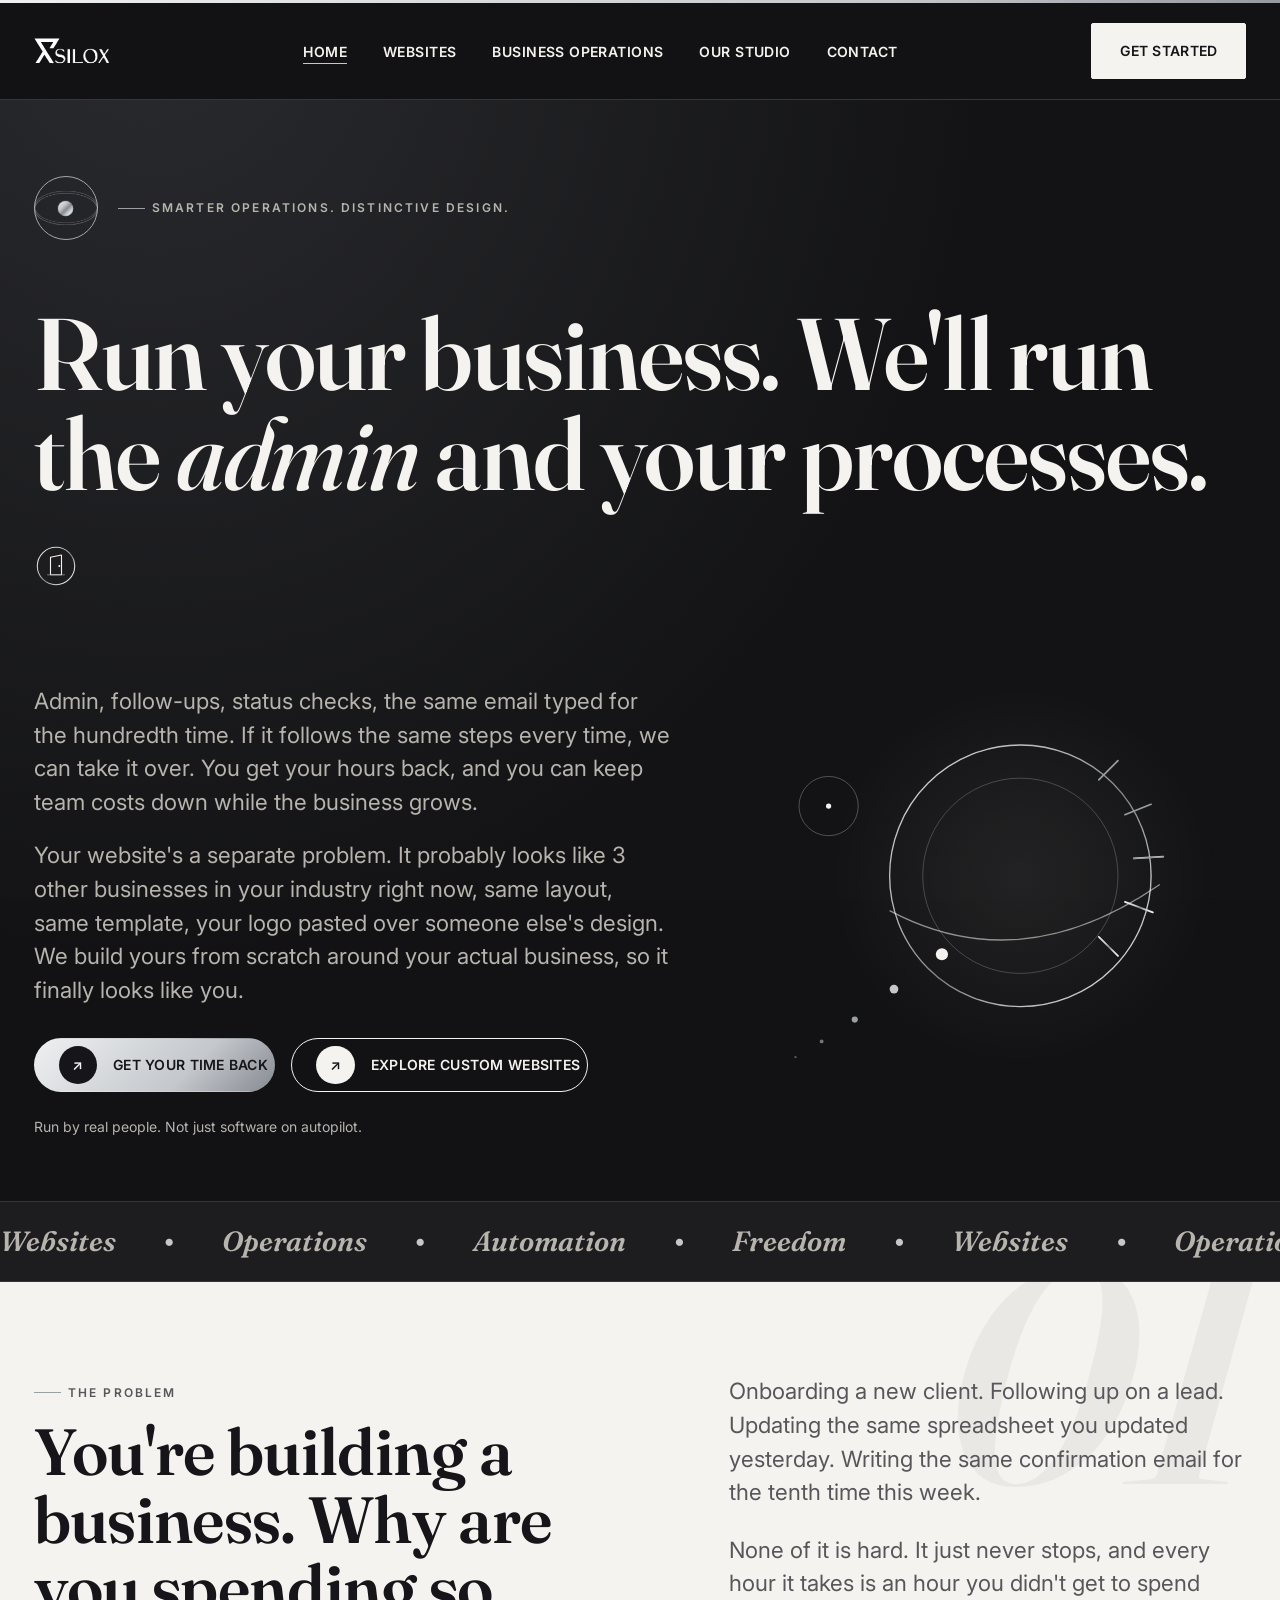
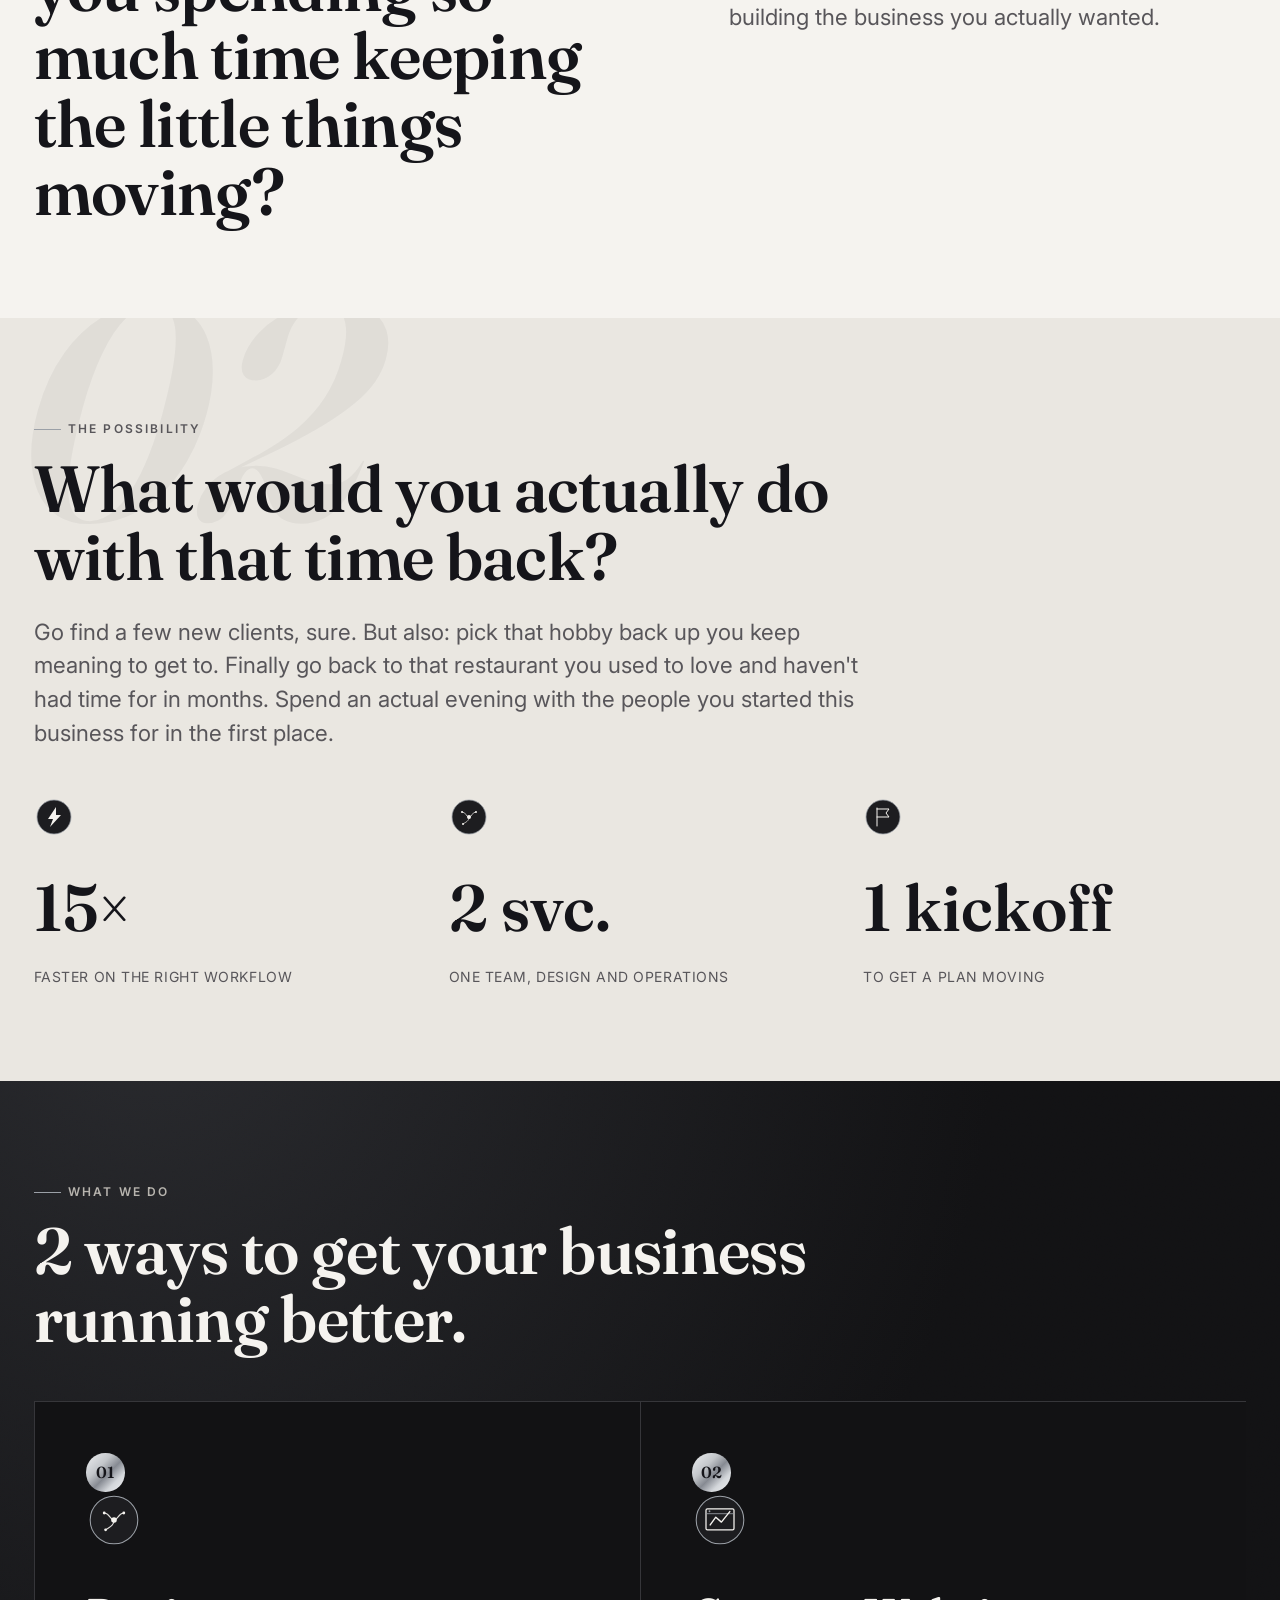
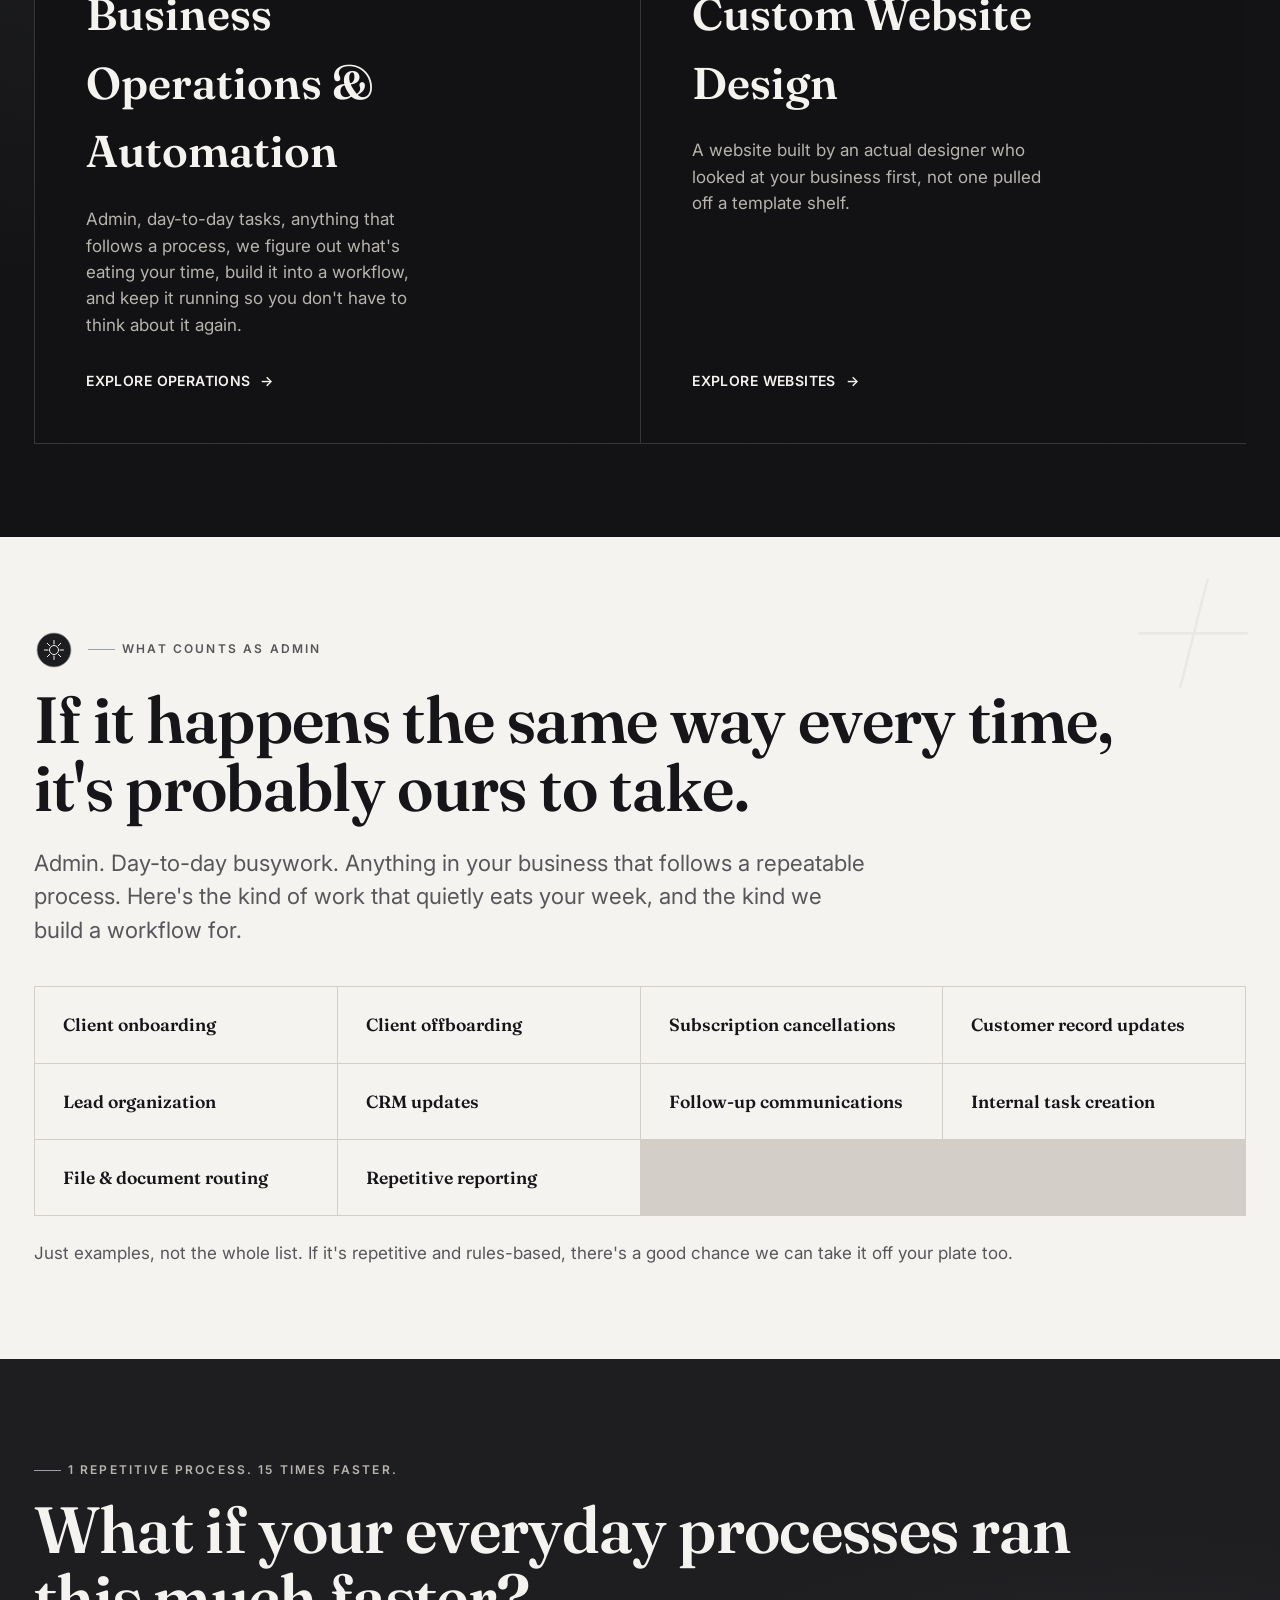
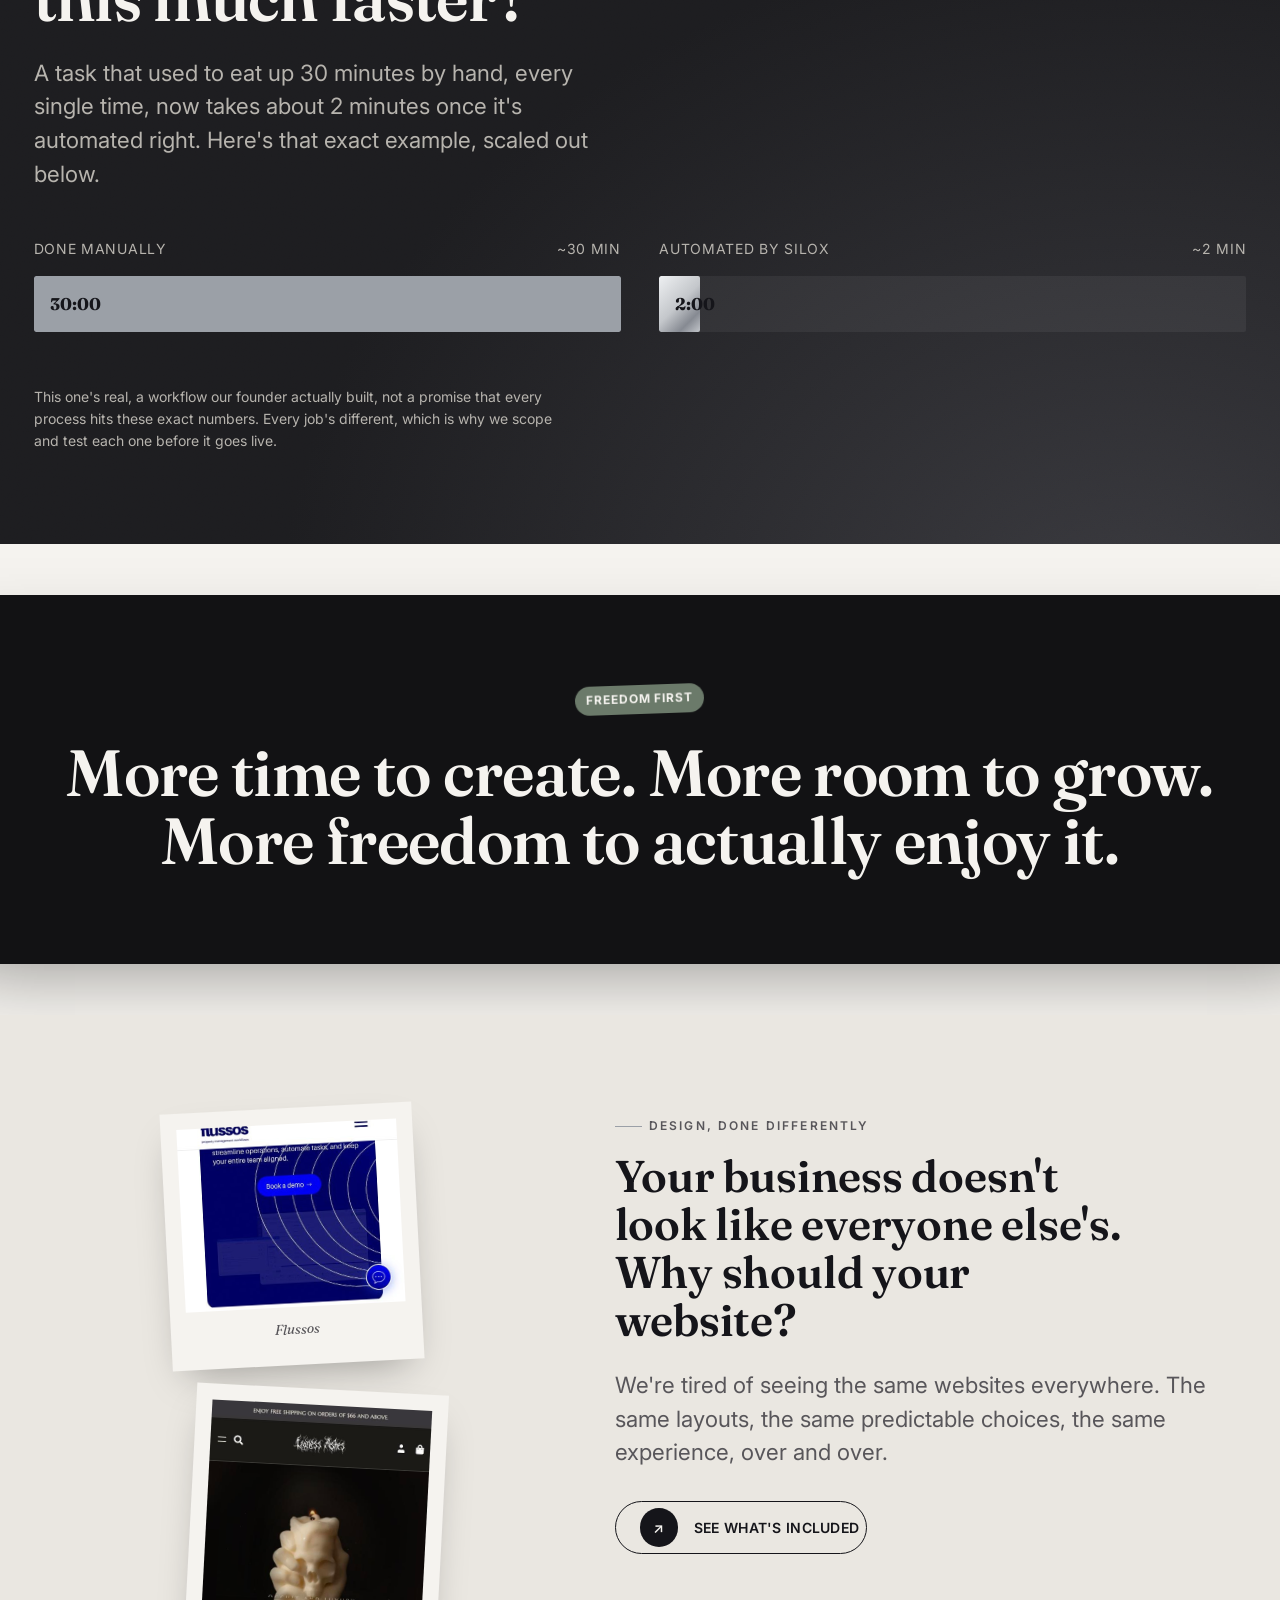
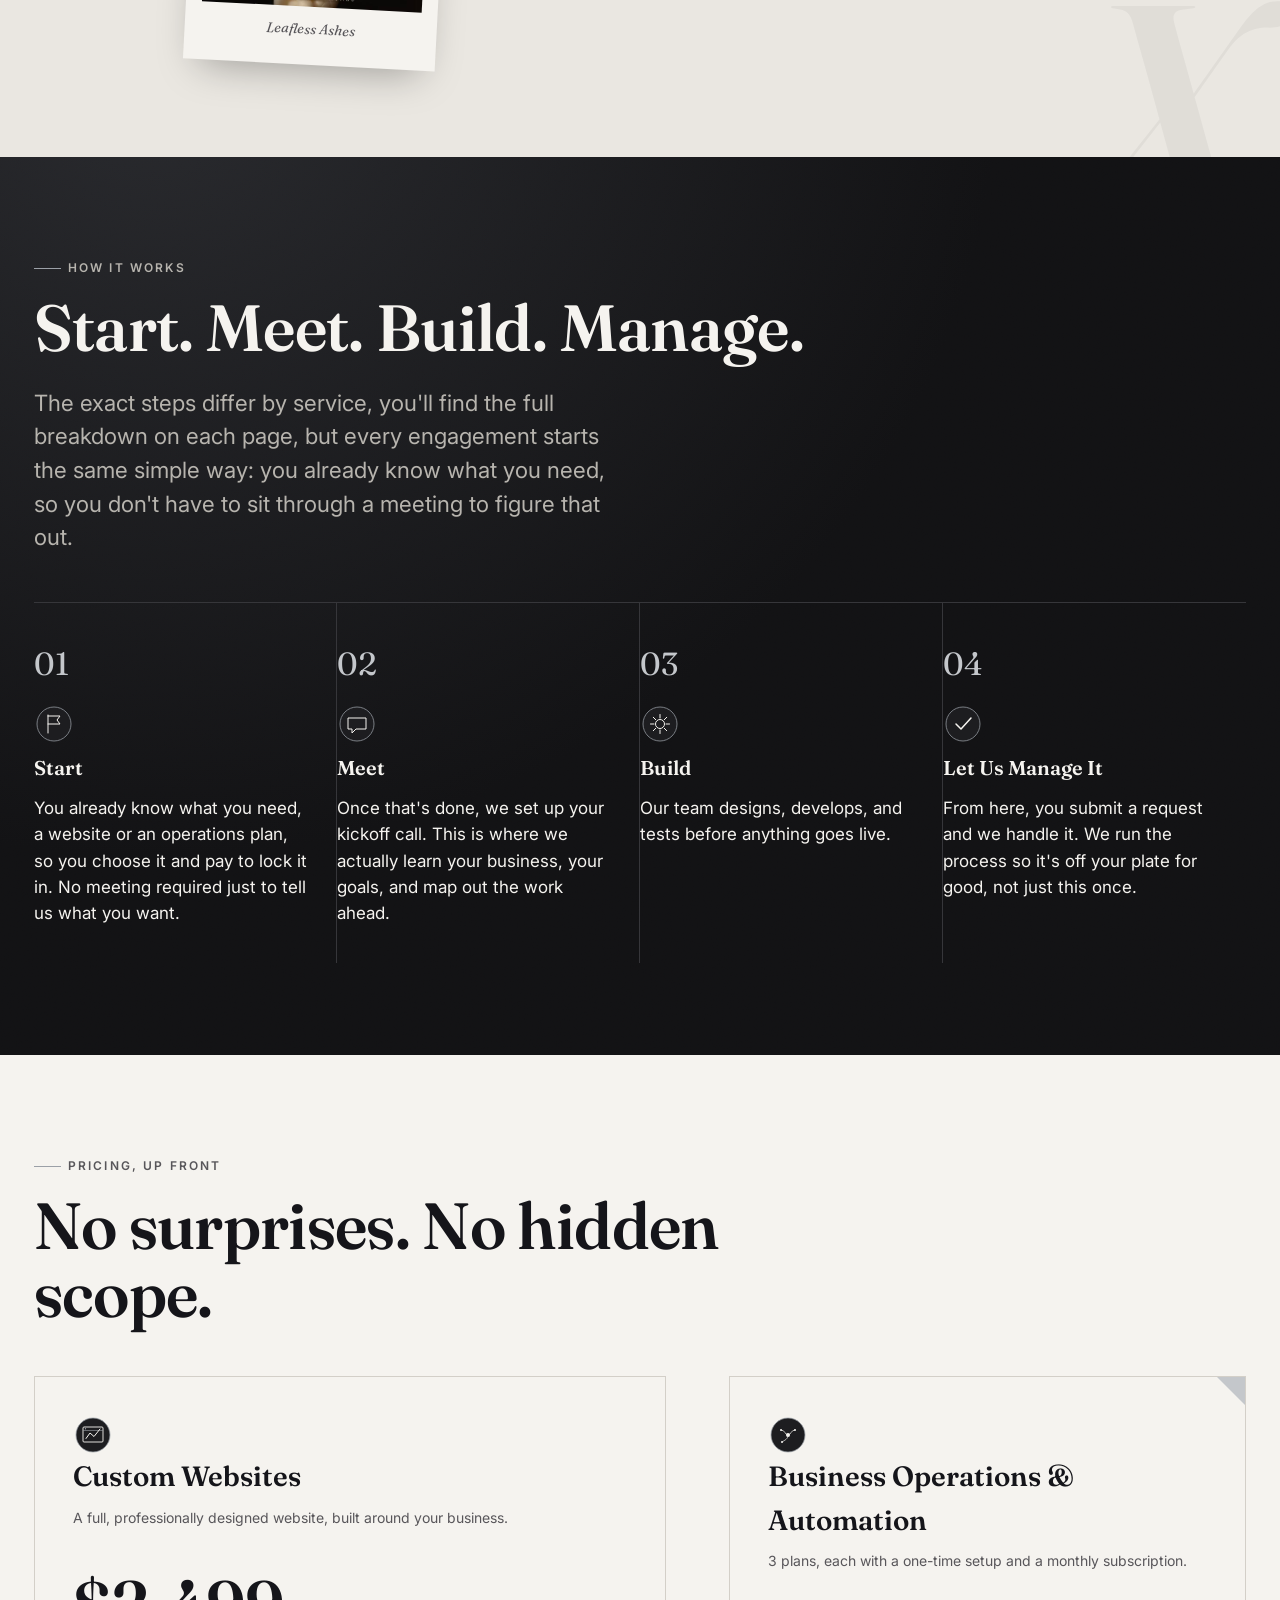
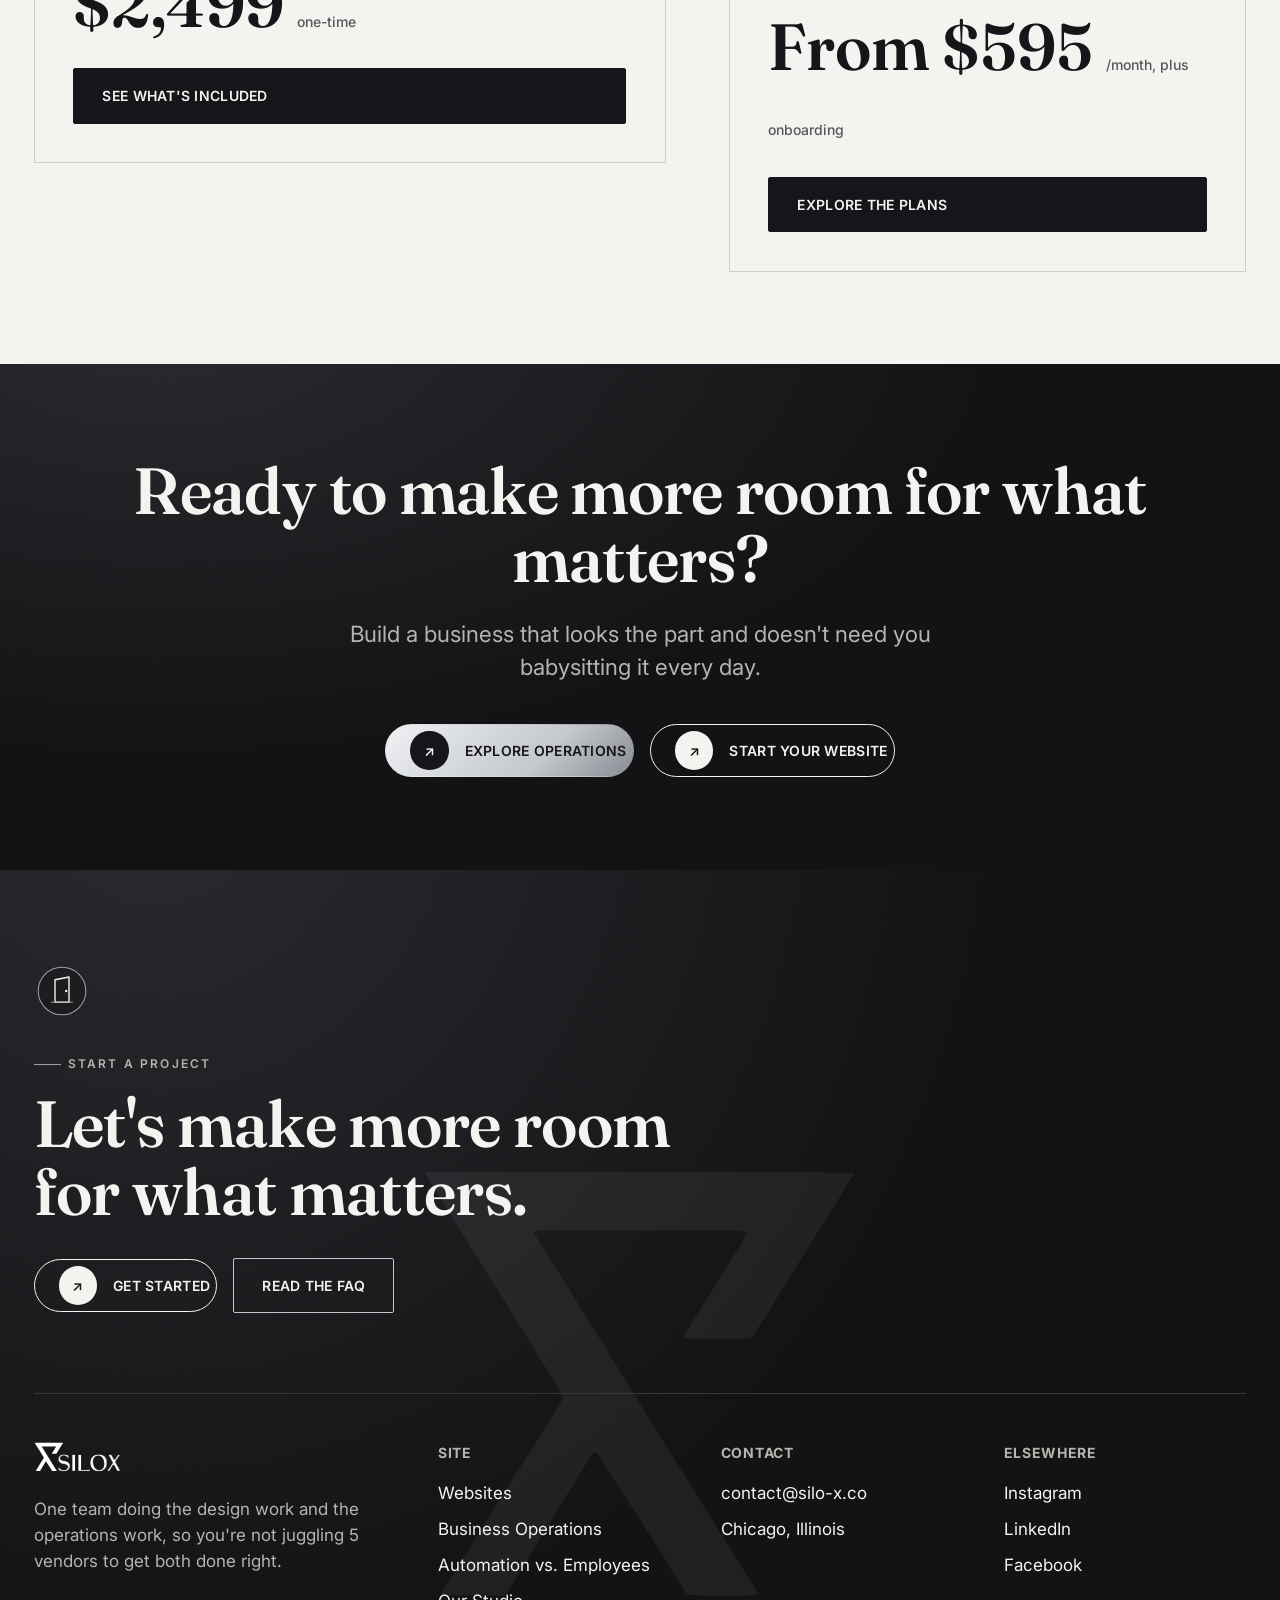
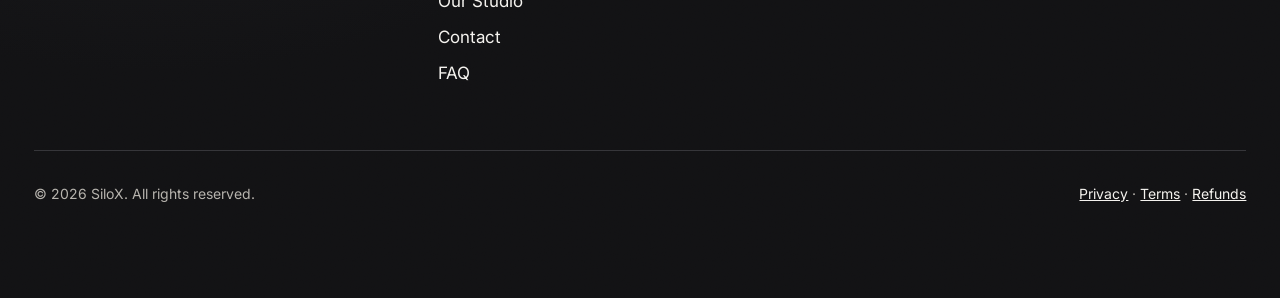
<file: site/index.html>
<!DOCTYPE html>
<html lang="en">
<head>
<meta charset="UTF-8">
<meta name="viewport" content="width=device-width, initial-scale=1">
<title>SiloX — Smarter operations. Distinctive design.</title>
<meta name="description" content="SiloX designs distinctive, professionally built websites and manages the repetitive business operations that eat your time, so you get more freedom to run your business your way.">
<meta property="og:title" content="SiloX — Smarter operations. Distinctive design.">
<meta property="og:description" content="Custom websites, built by real designers. Business operations, automated and managed for you. More room to grow.">
<meta property="og:type" content="website">
<link rel="canonical" href="https://silo-x.co/">
<link rel="stylesheet" href="css/styles.css">
</head>
<body>
<div class="chrome-top-edge"></div>
<a class="skip-link" href="#main">Skip to content</a>

<header class="site-header">
	<div class="wrap site-header__inner">
		<a class="site-logo" href="index.html"><img src="img/logo-horizontal-white.svg" alt="SiloX" width="140" height="48"></a>
		<nav class="primary-nav" id="primary-nav" aria-label="Primary">
			<ul>
				<li><a href="index.html" aria-current="page">Home</a></li>
				<li><a href="websites.html">Websites</a></li>
				<li><a href="operations.html">Business Operations</a></li>
				<li><a href="studio.html">Our Studio</a></li>
				<li><a href="contact.html">Contact</a></li>
			</ul>
		</nav>
		<div class="header-cta">
			<a class="btn btn--primary-on-dark" href="contact.html">Get Started</a>
			<button class="nav-toggle" id="nav-toggle" aria-expanded="false" aria-controls="primary-nav"><span class="visually-hidden">Menu</span>☰</button>
		</div>
	</div>
</header>

<main id="main">

<!-- HERO -->
<section class="section--dark hero-section">
	<div class="wrap hero">
		<div style="display:flex;align-items:center;gap:1.25rem;">
			<div class="orb-3d" aria-hidden="true"><div class="orb-3d__inner"><span class="orb-3d__ring"></span><span class="orb-3d__ring"></span><span class="orb-3d__ring"></span><span class="orb-3d__core"></span></div></div>
			<p class="eyebrow hero__eyebrow" style="margin:0;">Smarter operations. Distinctive design.</p>
		</div>
		<h1 class="display-hero hero__headline" style="margin-top:1.5rem;">Run your business. We'll run the <em class="accent">admin</em> and your processes.</h1>
		<div class="hero__motif-badge" aria-hidden="true">
			<span class="icon-chip" aria-hidden="true"><svg viewBox="0 0 80 80" xmlns="http://www.w3.org/2000/svg"><circle cx="40" cy="40" r="34" fill="#1d1d20" stroke="url(#homeDoorChrome)" stroke-width="2"/><defs><linearGradient id="homeDoorChrome" x1="0%" y1="0%" x2="100%" y2="100%"><stop offset="0%" stop-color="#eef0f2"/><stop offset="35%" stop-color="#c4c7cb"/><stop offset="55%" stop-color="#868a92"/><stop offset="75%" stop-color="#d4d7db"/><stop offset="100%" stop-color="#eef0f2"/></linearGradient></defs><path d="M30 56 V24 l20 -4 v36 z" fill="none" stroke="#f5f3ef" stroke-width="2" stroke-linecap="round" stroke-linejoin="round"/><circle cx="46" cy="40" r="1.8" fill="#f5f3ef"/><line x1="24" y1="56" x2="56" y2="56" stroke="#9ba0a7" stroke-width="1.3"/></svg></span>
		</div>
		<div class="hero__sub hero__sub--with-visual">
			<div>
				<p class="lead hero__lede">Admin, follow-ups, status checks, the same email typed for the hundredth time. If it follows the same steps every time, we can take it over. You get your hours back, and you can keep team costs down while the business grows.</p>
				<p class="lead hero__lede" style="margin-top:1.25rem;">Your website's a separate problem. It probably looks like 3 other businesses in your industry right now, same layout, same template, your logo pasted over someone else's design. We build yours from scratch around your actual business, so it finally looks like you.</p>
				<div class="hero__cta btn-row">
					<a class="btn-soul btn-soul--chrome" href="operations.html"><span class="btn-soul__ring">↗</span> Get Your Time Back</a>
					<a class="btn-soul btn-soul--on-dark" href="websites.html"><span class="btn-soul__ring">↗</span> Explore Custom Websites</a>
				</div>
				<p class="hero__fineprint">Run by real people. Not just software on autopilot.</p>
			</div>
			<div class="hero-stage" aria-hidden="true">
				<img src="img/motif-home.svg" alt="" width="560" height="430">
			</div>
		</div>
	</div>
</section>

<div class="marquee" aria-hidden="true">
	<div class="marquee__track">
		<div class="marquee__item"><span>Websites</span><span class="dot">●</span><span>Operations</span><span class="dot">●</span><span>Automation</span><span class="dot">●</span><span>Freedom</span><span class="dot">●</span></div>
		<div class="marquee__item"><span>Websites</span><span class="dot">●</span><span>Operations</span><span class="dot">●</span><span>Automation</span><span class="dot">●</span><span>Freedom</span><span class="dot">●</span></div>
	</div>
</div>

<!-- THE PROBLEM -->
<section class="section section--light" style="overflow:hidden;">
	<span class="ghost-num" aria-hidden="true">01</span>
	<div class="wrap editorial-split" data-reveal>
		<div>
			<p class="eyebrow">The problem</p>
			<h2 class="display-h1" style="margin-top:1rem;max-width:18ch;">You're building a business. Why are you spending so much time keeping the little things moving?</h2>
		</div>
		<div>
			<p class="lead max-w-prose" style="max-width:52ch;">Onboarding a new client. Following up on a lead. Updating the same spreadsheet you updated yesterday. Writing the same confirmation email for the tenth time this week.</p>
			<p class="lead max-w-prose" style="max-width:52ch;margin-top:1.5rem;">None of it is hard. It just never stops, and every hour it takes is an hour you didn't get to spend building the business you actually wanted.</p>
		</div>
	</div>
</section>

<!-- THE POSSIBILITY -->
<section class="section section--paper" style="overflow:hidden;">
	<span class="ghost-num ghost-num--left" aria-hidden="true">02</span>
	<div class="wrap" data-reveal>
		<p class="eyebrow">The possibility</p>
		<h2 class="display-h1" style="margin-top:1rem;max-width:20ch;">What would you actually do with that time back?</h2>
		<p class="lead" style="margin-top:1.5rem;max-width:60ch;">Go find a few new clients, sure. But also: pick that hobby back up you keep meaning to get to. Finally go back to that restaurant you used to love and haven't had time for in months. Spend an actual evening with the people you started this business for in the first place.</p>
		<div class="stat-row">
			<div class="stat">
				<span class="icon-chip icon-chip--sm" aria-hidden="true"><svg viewBox="0 0 80 80" xmlns="http://www.w3.org/2000/svg"><circle cx="40" cy="40" r="34" fill="#1d1d20" stroke="#9ba0a7" stroke-width="1.5"/><path d="M44 20 L28 44 h10 l-6 16 L54 36 H44 Z" fill="#f5f3ef"/></svg></span>
					<div class="stat__num">15×</div>
				<div class="stat__label">Faster on the right workflow</div>
			</div>
			<div class="stat">
				<span class="icon-chip icon-chip--sm" aria-hidden="true"><svg viewBox="0 0 80 80" xmlns="http://www.w3.org/2000/svg"><circle cx="40" cy="40" r="34" fill="#1d1d20" stroke="#9ba0a7" stroke-width="1.5"/><g fill="none" stroke="#f5f3ef" stroke-width="1.6" opacity="0.9"><path d="M26 30 C34 30 34 40 40 40"/><path d="M40 40 C46 40 46 30 54 30"/><path d="M40 40 C40 48 34 50 28 54"/></g><circle cx="40" cy="40" r="4" fill="#f5f3ef"/><circle cx="26" cy="30" r="2" fill="#f5f3ef"/><circle cx="54" cy="30" r="2" fill="#f5f3ef"/><circle cx="28" cy="54" r="2" fill="#f5f3ef"/></svg></span>
					<div class="stat__num">2 svc.</div>
				<div class="stat__label">One team, design and operations</div>
			</div>
			<div class="stat">
				<span class="icon-chip icon-chip--sm" aria-hidden="true"><svg viewBox="0 0 80 80" xmlns="http://www.w3.org/2000/svg"><circle cx="40" cy="40" r="34" fill="#1d1d20" stroke="#9ba0a7" stroke-width="1.5"/><g stroke="#f5f3ef" stroke-width="2" fill="none" stroke-linecap="round" stroke-linejoin="round"><line x1="28" y1="22" x2="28" y2="58"/><path d="M28 24 h24 l-6 8 l6 8 h-24"/></g></svg></span>
					<div class="stat__num">1 kickoff</div>
				<div class="stat__label">To get a plan moving</div>
			</div>
		</div>
	</div>
</section>

<!-- THE TWO SERVICES -->
<section class="section section--dark">
	<div class="wrap" data-reveal>
		<p class="eyebrow">What we do</p>
		<h2 class="display-h1" style="margin-top:1rem;max-width:22ch;">2 ways to get your business running better.</h2>
		<div class="path-split">
			<a class="path-card" href="operations.html" data-tilt>
				<span class="tilt-glare" aria-hidden="true"></span>
				<span class="path-card__label">01</span>
				<span class="icon-chip" aria-hidden="true"><svg viewBox="0 0 80 80" xmlns="http://www.w3.org/2000/svg"><circle cx="40" cy="40" r="34" fill="#1d1d20" stroke="#9ba0a7" stroke-width="1.5"/><g fill="none" stroke="#f5f3ef" stroke-width="1.6" opacity="0.9"><path d="M26 30 C34 30 34 40 40 40"/><path d="M40 40 C46 40 46 30 54 30"/><path d="M40 40 C40 48 34 50 28 54"/></g><circle cx="40" cy="40" r="4" fill="#f5f3ef"/><circle cx="26" cy="30" r="2" fill="#f5f3ef"/><circle cx="54" cy="30" r="2" fill="#f5f3ef"/><circle cx="28" cy="54" r="2" fill="#f5f3ef"/></svg></span>
				<h3 class="path-card__title">Business Operations &amp; Automation</h3>
				<p class="path-card__desc">Admin, day-to-day tasks, anything that follows a process, we figure out what's eating your time, build it into a workflow, and keep it running so you don't have to think about it again.</p>
				<span class="path-card__cta">Explore Operations <span class="path-card__cta-arrow">→</span></span>
			</a>
			<a class="path-card" href="websites.html" data-tilt>
				<span class="tilt-glare" aria-hidden="true"></span>
				<span class="path-card__label">02</span>
				<span class="icon-chip" aria-hidden="true"><svg viewBox="0 0 80 80" xmlns="http://www.w3.org/2000/svg"><circle cx="40" cy="40" r="34" fill="#1d1d20" stroke="#9ba0a7" stroke-width="1.5"/><rect x="20" y="24" width="40" height="30" rx="2" fill="none" stroke="#f5f3ef" stroke-width="1.8"/><line x1="20" y1="31" x2="60" y2="31" stroke="#9ba0a7" stroke-width="1.2"/><circle cx="25" cy="27.5" r="1.3" fill="#9ba0a7"/><path d="M26 47 l8 -11 l8 7 l12 -15" fill="none" stroke="#f5f3ef" stroke-width="2" stroke-linecap="round" stroke-linejoin="round"/></svg></span>
				<h3 class="path-card__title">Custom Website Design</h3>
				<p class="path-card__desc">A website built by an actual designer who looked at your business first, not one pulled off a template shelf.</p>
				<span class="path-card__cta">Explore Websites <span class="path-card__cta-arrow">→</span></span>
			</a>
		</div>
	</div>
</section>

<!-- WHAT COUNTS AS ADMIN -->
<section class="section section--light" style="overflow:hidden;">
	<span class="ghost-num" aria-hidden="true">+</span>
	<div class="wrap" data-reveal>
		<div style="display:flex;align-items:center;gap:0.9rem;">
			<span class="icon-chip icon-chip--sm" aria-hidden="true"><svg viewBox="0 0 80 80" xmlns="http://www.w3.org/2000/svg"><circle cx="40" cy="40" r="34" fill="#1d1d20" stroke="#9ba0a7" stroke-width="1.5"/><g fill="none" stroke="#f5f3ef" stroke-width="2"><circle cx="40" cy="40" r="9"/><path d="M40 21 v7 M40 52 v7 M21 40 h7 M52 40 h7 M26.5 26.5 l5 5 M48.5 48.5 l5 5 M26.5 53.5 l5 -5 M48.5 31.5 l5 -5" stroke-linecap="round"/></g></svg></span>
			<p class="eyebrow" style="margin:0;">What counts as admin</p>
		</div>
		<h2 class="display-h1" style="margin-top:1rem;max-width:26ch;">If it happens the same way every time, it's probably ours to take.</h2>
		<p class="lead" style="margin-top:1.5rem;max-width:60ch;">Admin. Day-to-day busywork. Anything in your business that follows a repeatable process. Here's the kind of work that quietly eats your week, and the kind we build a workflow for.</p>
		<div class="services-grid" style="margin-top:2.5rem;">
			<div class="service-card service-card--compact"><span class="service-card__title" style="font-size:1.1rem;">Client onboarding</span></div>
			<div class="service-card service-card--compact"><span class="service-card__title" style="font-size:1.1rem;">Client offboarding</span></div>
			<div class="service-card service-card--compact"><span class="service-card__title" style="font-size:1.1rem;">Subscription cancellations</span></div>
			<div class="service-card service-card--compact"><span class="service-card__title" style="font-size:1.1rem;">Customer record updates</span></div>
			<div class="service-card service-card--compact"><span class="service-card__title" style="font-size:1.1rem;">Lead organization</span></div>
			<div class="service-card service-card--compact"><span class="service-card__title" style="font-size:1.1rem;">CRM updates</span></div>
			<div class="service-card service-card--compact"><span class="service-card__title" style="font-size:1.1rem;">Follow-up communications</span></div>
			<div class="service-card service-card--compact"><span class="service-card__title" style="font-size:1.1rem;">Internal task creation</span></div>
			<div class="service-card service-card--compact"><span class="service-card__title" style="font-size:1.1rem;">File &amp; document routing</span></div>
			<div class="service-card service-card--compact"><span class="service-card__title" style="font-size:1.1rem;">Repetitive reporting</span></div>
		</div>
		<p class="muted" style="margin-top:1.5rem;">Just examples, not the whole list. If it's repetitive and rules-based, there's a good chance we can take it off your plate too.</p>
	</div>
</section>

<!-- AUTOMATION COMPARISON -->
<section class="section section--dark-alt">
	<div class="wrap" data-reveal>
		<p class="eyebrow">1 repetitive process. 15 times faster.</p>
		<h2 class="display-h1" style="margin-top:1rem;max-width:26ch;">What if your everyday processes ran this much faster?</h2>
		<p class="lead" style="margin-top:1.5rem;">A task that used to eat up 30 minutes by hand, every single time, now takes about 2 minutes once it's automated right. Here's that exact example, scaled out below.</p>
		<div class="time-viz">
			<div class="time-viz__col">
				<div class="time-viz__label"><span>Done manually</span><span>~30 min</span></div>
				<div class="time-viz__bar-track"><div class="time-viz__bar time-viz__bar--manual">30:00</div></div>
			</div>
			<div class="time-viz__col">
				<div class="time-viz__label"><span>Automated by SiloX</span><span>~2 min</span></div>
				<div class="time-viz__bar-track"><div class="time-viz__bar time-viz__bar--auto">2:00</div></div>
			</div>
			<p class="time-viz__footnote">This one's real, a workflow our founder actually built, not a promise that every process hits these exact numbers. Every job's different, which is why we scope and test each one before it goes live.</p>
		</div>
	</div>
</section>

<!-- FREEDOM STATEMENT -->
<section class="section section--light ribbon-section">
	<div class="ribbon-section__band" data-reveal>
		<div class="wrap text-center">
			<span class="pill-tag">Freedom first</span>
			<h2 class="display-h1" style="margin-top:1.5rem;max-width:30ch;margin-inline:auto;color:var(--silox-warm-white);">More time to create. More room to grow. More freedom to actually enjoy it.</h2>
		</div>
	</div>
</section>

<!-- WEBSITE INDIVIDUALITY -->
<section class="section section--paper" style="overflow:hidden;">
	<span class="ghost-num" aria-hidden="true" style="top:auto;bottom:-0.25em;">X</span>
	<div class="wrap editorial-split editorial-split--reverse" data-reveal>
		<div>
			<p class="eyebrow">Design, done differently</p>
			<h2 class="display-h2" style="margin-top:1rem;max-width:18ch;">Your business doesn't look like everyone else's. Why should your website?</h2>
			<p class="lead max-w-prose" style="max-width:52ch;margin-top:1.5rem;">We're tired of seeing the same websites everywhere. The same layouts, the same predictable choices, the same experience, over and over.</p>
			<a class="btn-soul btn-soul--on-light" href="websites.html" style="margin-top:2rem;"><span class="btn-soul__ring">↗</span> See What's Included</a>
		</div>
		<div style="display:flex;flex-direction:column;align-items:center;gap:1.5rem;">
			<figure class="tilt-card">
				<img src="img/portfolio-flussos.jpg" alt="Flussos, a property management workflow site we designed" style="width:220px;display:block;">
				<figcaption>Flussos</figcaption>
			</figure>
			<figure class="tilt-card tilt-card--right" style="margin-left:3rem;">
				<img src="img/portfolio-leafless-ashes.jpg" alt="Leafless Ashes, a candle brand site we designed" style="width:220px;display:block;">
				<figcaption>Leafless Ashes</figcaption>
			</figure>
		</div>
	</div>
</section>

<!-- SIMPLE PROCESS -->
<section class="section section--dark">
	<div class="wrap" data-reveal>
		<p class="eyebrow">How it works</p>
		<h2 class="display-h1" style="margin-top:1rem;max-width:18ch;">Start. Meet. Build. Manage.</h2>
		<p class="lead" style="margin-top:1.5rem;">The exact steps differ by service, you'll find the full breakdown on each page, but every engagement starts the same simple way: you already know what you need, so you don't have to sit through a meeting to figure that out.</p>
		<div class="phases">
			<div class="phase">
				<span class="phase__num">01</span>
				<span class="icon-chip icon-chip--sm" aria-hidden="true"><svg viewBox="0 0 80 80" xmlns="http://www.w3.org/2000/svg"><circle cx="40" cy="40" r="34" fill="#1d1d20" stroke="#9ba0a7" stroke-width="1.5"/><g stroke="#f5f3ef" stroke-width="2" fill="none" stroke-linecap="round" stroke-linejoin="round"><line x1="28" y1="22" x2="28" y2="58"/><path d="M28 24 h24 l-6 8 l6 8 h-24"/></g></svg></span> <h3 class="phase__title">Start</h3>
				<p>You already know what you need, a website or an operations plan, so you choose it and pay to lock it in. No meeting required just to tell us what you want.</p>
			</div>
			<div class="phase">
				<span class="phase__num">02</span>
				<span class="icon-chip icon-chip--sm" aria-hidden="true"><svg viewBox="0 0 80 80" xmlns="http://www.w3.org/2000/svg"><circle cx="40" cy="40" r="34" fill="#1d1d20" stroke="#9ba0a7" stroke-width="1.5"/><path d="M22 28 h36 v22 h-20 l-8 8 v-8 h-8 z" fill="none" stroke="#f5f3ef" stroke-width="2" stroke-linejoin="round"/></svg></span> <h3 class="phase__title">Meet</h3>
				<p>Once that's done, we set up your kickoff call. This is where we actually learn your business, your goals, and map out the work ahead.</p>
			</div>
			<div class="phase">
				<span class="phase__num">03</span>
				<span class="icon-chip icon-chip--sm" aria-hidden="true"><svg viewBox="0 0 80 80" xmlns="http://www.w3.org/2000/svg"><circle cx="40" cy="40" r="34" fill="#1d1d20" stroke="#9ba0a7" stroke-width="1.5"/><g fill="none" stroke="#f5f3ef" stroke-width="2"><circle cx="40" cy="40" r="9"/><path d="M40 21 v7 M40 52 v7 M21 40 h7 M52 40 h7 M26.5 26.5 l5 5 M48.5 48.5 l5 5 M26.5 53.5 l5 -5 M48.5 31.5 l5 -5" stroke-linecap="round"/></g></svg></span> <h3 class="phase__title">Build</h3>
				<p>Our team designs, develops, and tests before anything goes live.</p>
			</div>
			<div class="phase">
				<span class="phase__num">04</span>
				<span class="icon-chip icon-chip--sm" aria-hidden="true"><svg viewBox="0 0 80 80" xmlns="http://www.w3.org/2000/svg"><circle cx="40" cy="40" r="34" fill="#1d1d20" stroke="#9ba0a7" stroke-width="1.5"/><path d="M26 40 l10 10 l20 -22" fill="none" stroke="#f5f3ef" stroke-width="3" stroke-linecap="round" stroke-linejoin="round"/></svg></span> <h3 class="phase__title">Let Us Manage It</h3>
				<p>From here, you submit a request and we handle it. We run the process so it's off your plate for good, not just this once.</p>
			</div>
		</div>
	</div>
</section>

<!-- PRICING PREVIEW -->
<section class="section section--light">
	<div class="wrap" data-reveal>
		<p class="eyebrow">Pricing, up front</p>
		<h2 class="display-h1" style="margin-top:1rem;max-width:20ch;">No surprises. No hidden scope.</h2>
		<div class="editorial-split" style="margin-top:3rem;">
			<div class="pricing-card" data-tilt>
				<span class="tilt-glare" aria-hidden="true"></span>
				<span class="icon-chip icon-chip--sm" aria-hidden="true"><svg viewBox="0 0 80 80" xmlns="http://www.w3.org/2000/svg"><circle cx="40" cy="40" r="34" fill="#1d1d20" stroke="#9ba0a7" stroke-width="1.5"/><rect x="20" y="24" width="40" height="30" rx="2" fill="none" stroke="#f5f3ef" stroke-width="1.8"/><line x1="20" y1="31" x2="60" y2="31" stroke="#9ba0a7" stroke-width="1.2"/><circle cx="25" cy="27.5" r="1.3" fill="#9ba0a7"/><path d="M26 47 l8 -11 l8 7 l12 -15" fill="none" stroke="#f5f3ef" stroke-width="2" stroke-linecap="round" stroke-linejoin="round"/></svg></span>
					<h3 class="pricing-card__name">Custom Websites</h3>
				<p class="pricing-card__tagline">A full, professionally designed website, built around your business.</p>
				<div class="pricing-card__fees">
					<div class="pricing-card__price">$2,499 <small>one-time</small></div>
				</div>
				<a class="btn btn--primary-on-light" href="websites.html" style="margin-top:2rem;">See What's Included</a>
			</div>
			<div class="pricing-card" style="position:relative;overflow:hidden;" data-tilt>
				<span class="tilt-glare" aria-hidden="true"></span>
				<span class="corner-fold" aria-hidden="true"></span>
				<span class="icon-chip icon-chip--sm" aria-hidden="true"><svg viewBox="0 0 80 80" xmlns="http://www.w3.org/2000/svg"><circle cx="40" cy="40" r="34" fill="#1d1d20" stroke="#9ba0a7" stroke-width="1.5"/><g fill="none" stroke="#f5f3ef" stroke-width="1.6" opacity="0.9"><path d="M26 30 C34 30 34 40 40 40"/><path d="M40 40 C46 40 46 30 54 30"/><path d="M40 40 C40 48 34 50 28 54"/></g><circle cx="40" cy="40" r="4" fill="#f5f3ef"/><circle cx="26" cy="30" r="2" fill="#f5f3ef"/><circle cx="54" cy="30" r="2" fill="#f5f3ef"/><circle cx="28" cy="54" r="2" fill="#f5f3ef"/></svg></span>
					<h3 class="pricing-card__name">Business Operations &amp; Automation</h3>
				<p class="pricing-card__tagline">3 plans, each with a one-time setup and a monthly subscription.</p>
				<div class="pricing-card__fees">
					<div class="pricing-card__price">From $595 <small>/month, plus onboarding</small></div>
				</div>
				<a class="btn btn--primary-on-light" href="operations.html" style="margin-top:2rem;">Explore the Plans</a>
			</div>
		</div>
	</div>
</section>

<!-- FINAL CTA -->
<section class="section section--dark">
	<div class="wrap text-center" data-reveal>
		<h2 class="display-h1" style="max-width:24ch;margin-inline:auto;">Ready to make more room for what matters?</h2>
		<p class="lead" style="margin:1.5rem auto 0;max-width:46ch;text-align:center;">Build a business that looks the part and doesn't need you babysitting it every day.</p>
		<div class="btn-row" style="justify-content:center;margin-top:2.5rem;">
			<a class="btn-soul btn-soul--chrome" href="operations.html"><span class="btn-soul__ring">↗</span> Explore Operations</a>
			<a class="btn-soul btn-soul--on-dark" href="websites.html"><span class="btn-soul__ring">↗</span> Start Your Website</a>
		</div>
	</div>
</section>

</main>

<footer class="site-footer section--dark" style="position:relative;overflow:hidden;">
	<div class="wordmark-watermark" aria-hidden="true"><img src="img/logomark-white.svg" alt=""></div>
	<div class="wrap" style="position:relative;">
		<div class="footer-cta">
			<div class="footer-cta__icon" aria-hidden="true"><span class="icon-chip" aria-hidden="true"><svg viewBox="0 0 80 80" xmlns="http://www.w3.org/2000/svg"><circle cx="40" cy="40" r="34" fill="#1d1d20" stroke="#9ba0a7" stroke-width="1.5"/><path d="M30 56 V24 l20 -4 v36 z" fill="none" stroke="#f5f3ef" stroke-width="2" stroke-linecap="round" stroke-linejoin="round"/><circle cx="46" cy="40" r="1.8" fill="#f5f3ef"/><line x1="24" y1="56" x2="56" y2="56" stroke="#9ba0a7" stroke-width="1.3"/></svg></span></div>
			<p class="eyebrow">Start a project</p>
			<h2 class="display-h1" style="margin-top:1rem;max-width:16ch;">Let's make more room for what matters.</h2>
			<div class="btn-row" style="margin-top:2rem;">
				<a class="btn-soul btn-soul--on-dark" href="contact.html"><span class="btn-soul__ring">↗</span> Get Started</a>
				<a class="btn btn--ghost-on-dark" href="faq.html">Read the FAQ</a>
			</div>
		</div>
		<hr class="rule">
		<div class="footer-grid" style="margin-top:3rem;">
			<div class="footer-col">
				<p class="site-logo"><img src="img/logo-horizontal-white.svg" alt="SiloX" width="150" height="52"></p>
				<p style="margin-top:1rem;color:var(--text-on-dark-muted);max-width:32ch;">One team doing the design work and the operations work, so you're not juggling 5 vendors to get both done right.</p>
			</div>
			<div class="footer-col">
				<h4>Site</h4>
				<ul>
					<li><a href="websites.html">Websites</a></li>
					<li><a href="operations.html">Business Operations</a></li>
					<li><a href="automation-vs-employees.html">Automation vs. Employees</a></li>
					<li><a href="studio.html">Our Studio</a></li>
					<li><a href="contact.html">Contact</a></li>
					<li><a href="faq.html">FAQ</a></li>
				</ul>
			</div>
			<div class="footer-col">
				<h4>Contact</h4>
				<ul>
					<li><a href="mailto:contact@silo-x.co">contact@silo-x.co</a></li>
					<li>Chicago, Illinois</li>
				</ul>
			</div>
			<div class="footer-col">
				<h4>Elsewhere</h4>
				<ul>
					<li><a href="https://instagram.com/silox_studio">Instagram</a></li>
					<li><a href="https://linkedin.com/company/silox-ai">LinkedIn</a></li>
					<li><a href="https://facebook.com/profile.php?id=61578733553728">Facebook</a></li>
				</ul>
			</div>
		</div>
		<div class="footer-bottom">
			<span>© 2026 SiloX. All rights reserved.</span>
			<span><a href="legal/privacy.html">Privacy</a> · <a href="legal/terms.html">Terms</a> · <a href="legal/refund-policy.html">Refunds</a></span>
		</div>
	</div>
</footer>

<script src="js/main.js"></script>
</body>
</html>
</file>
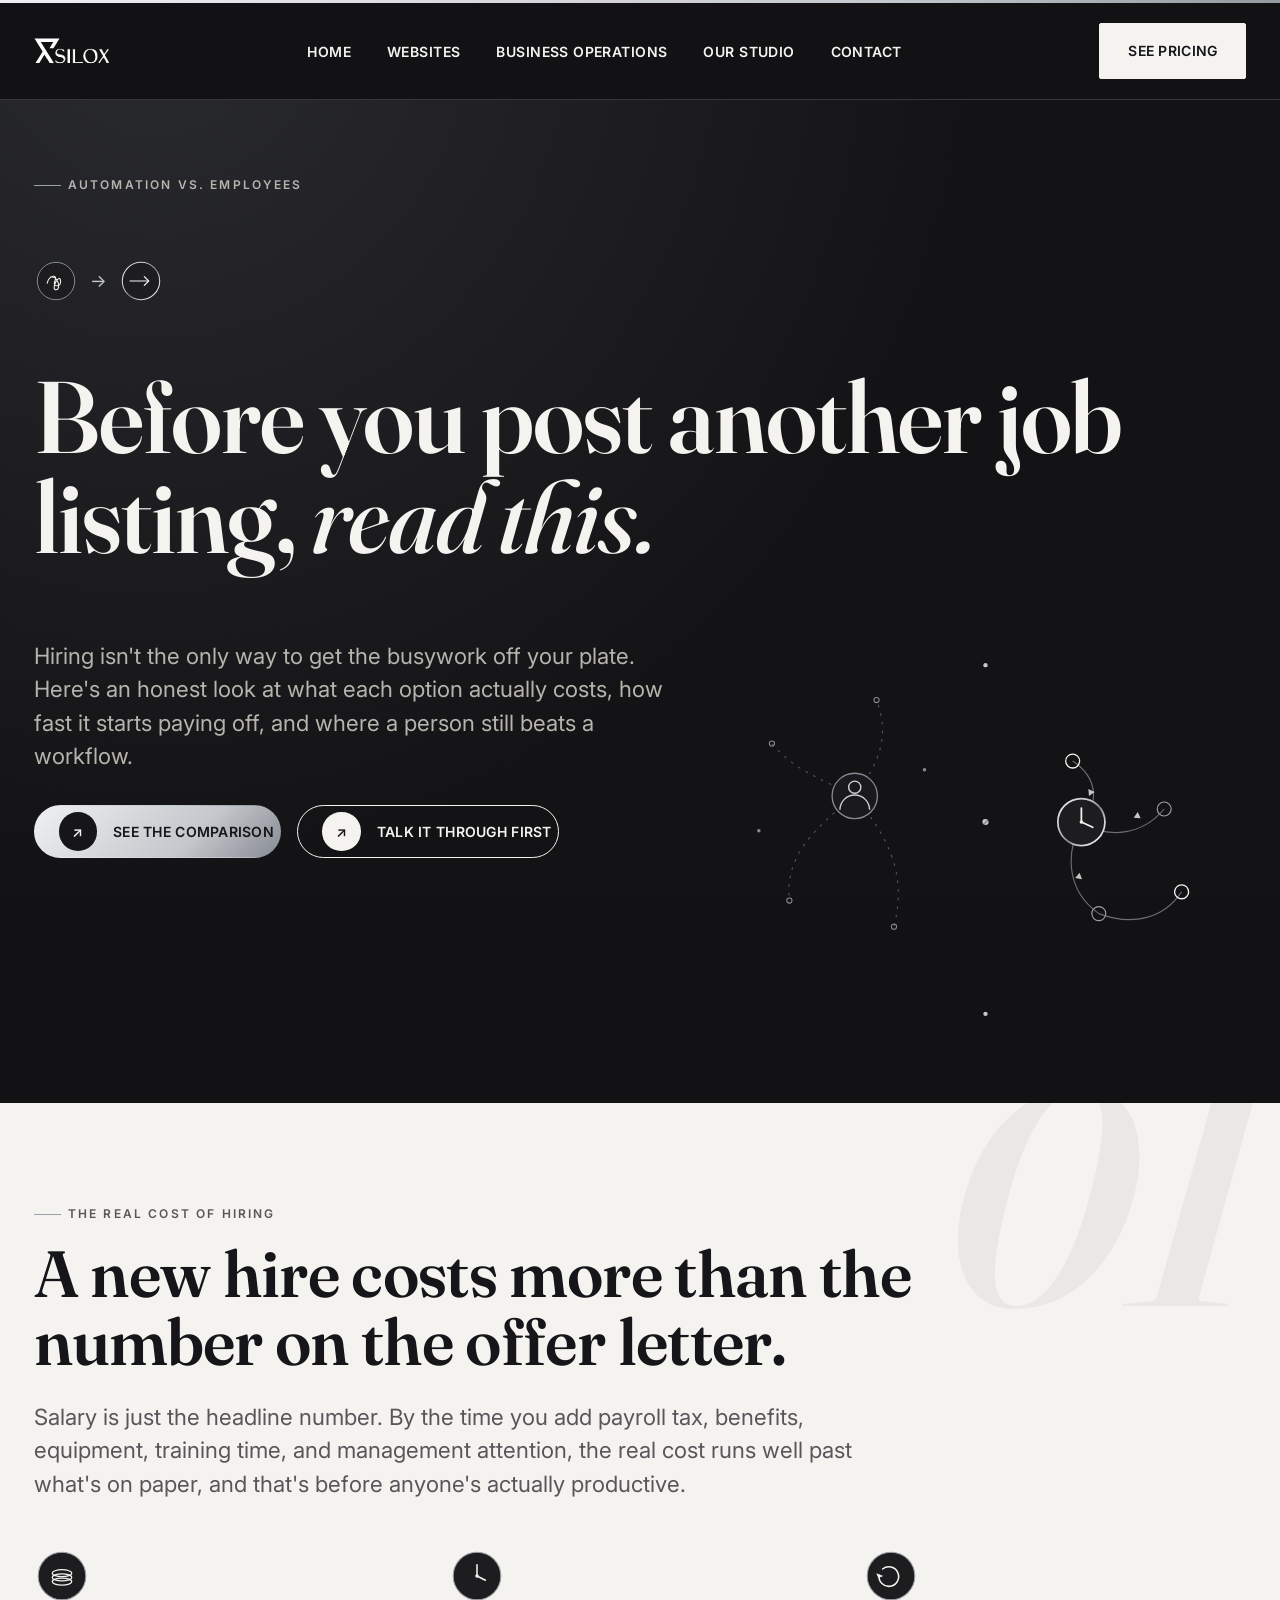
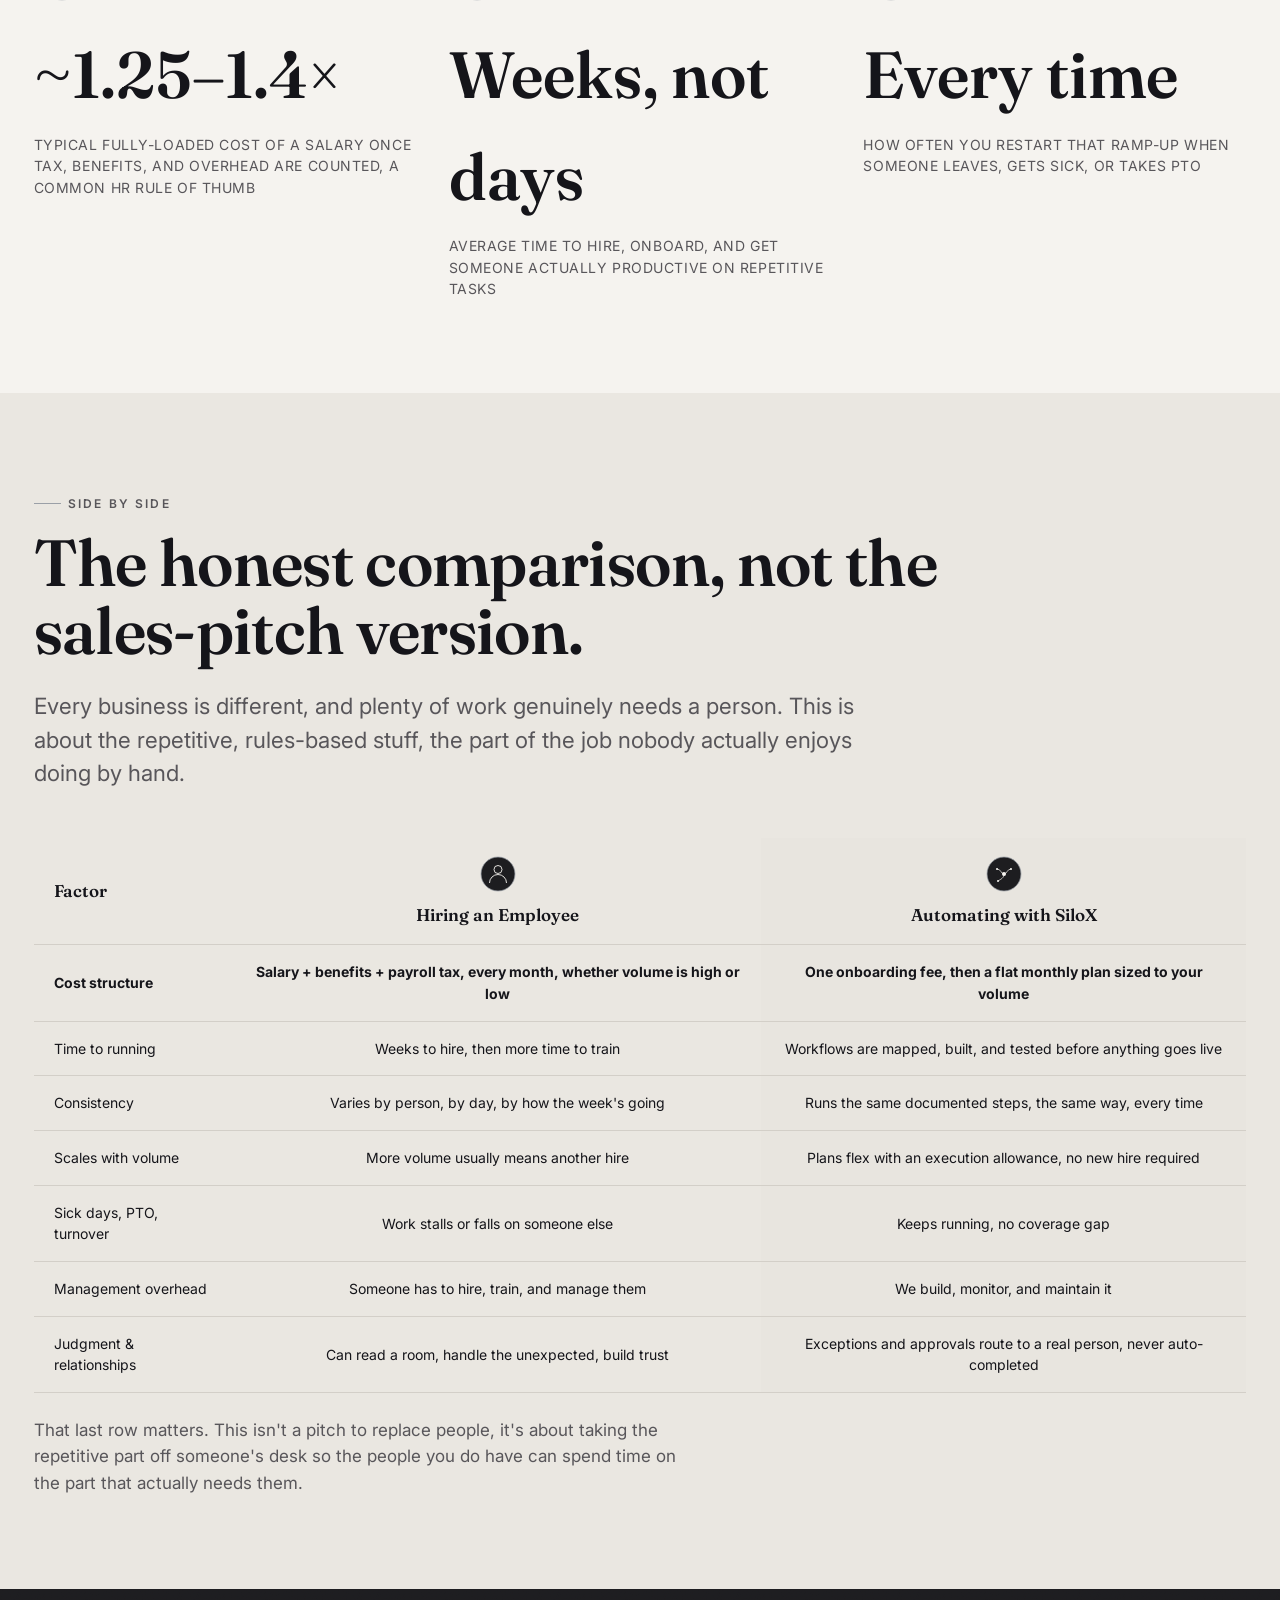
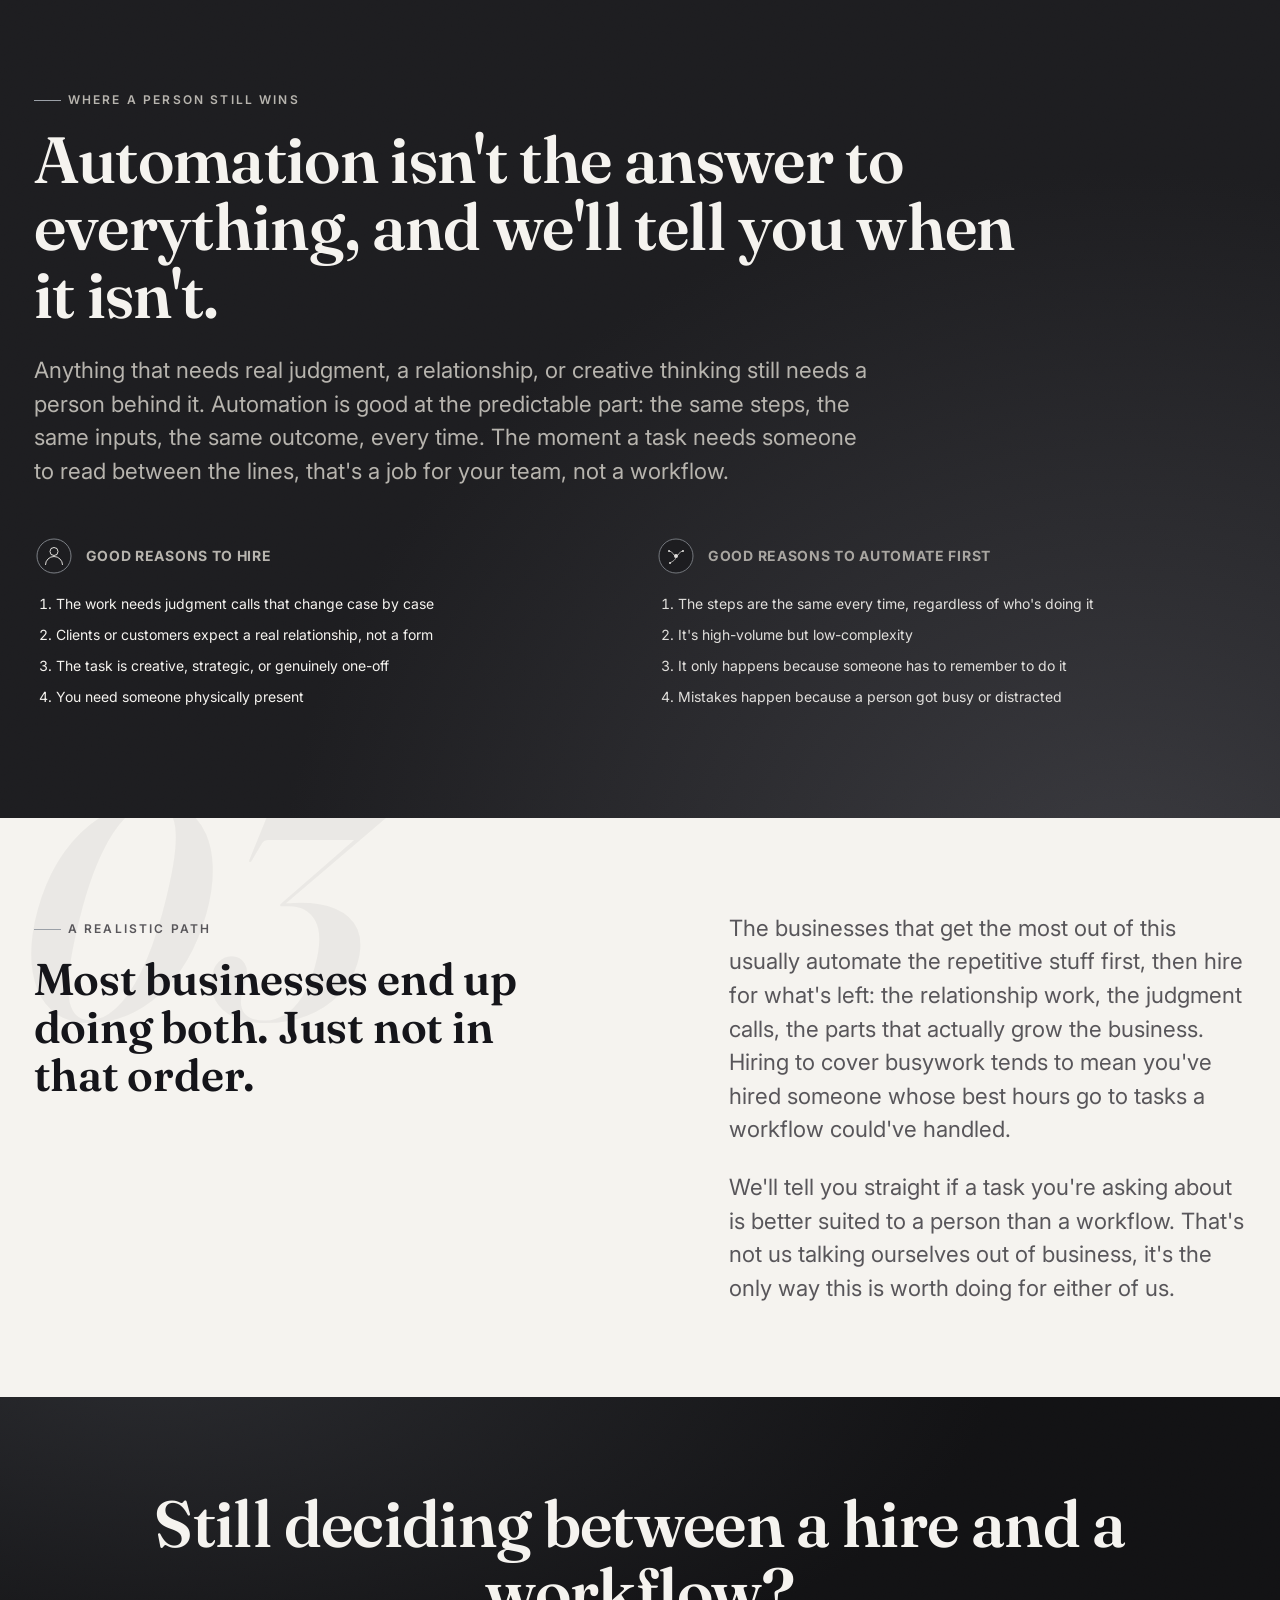
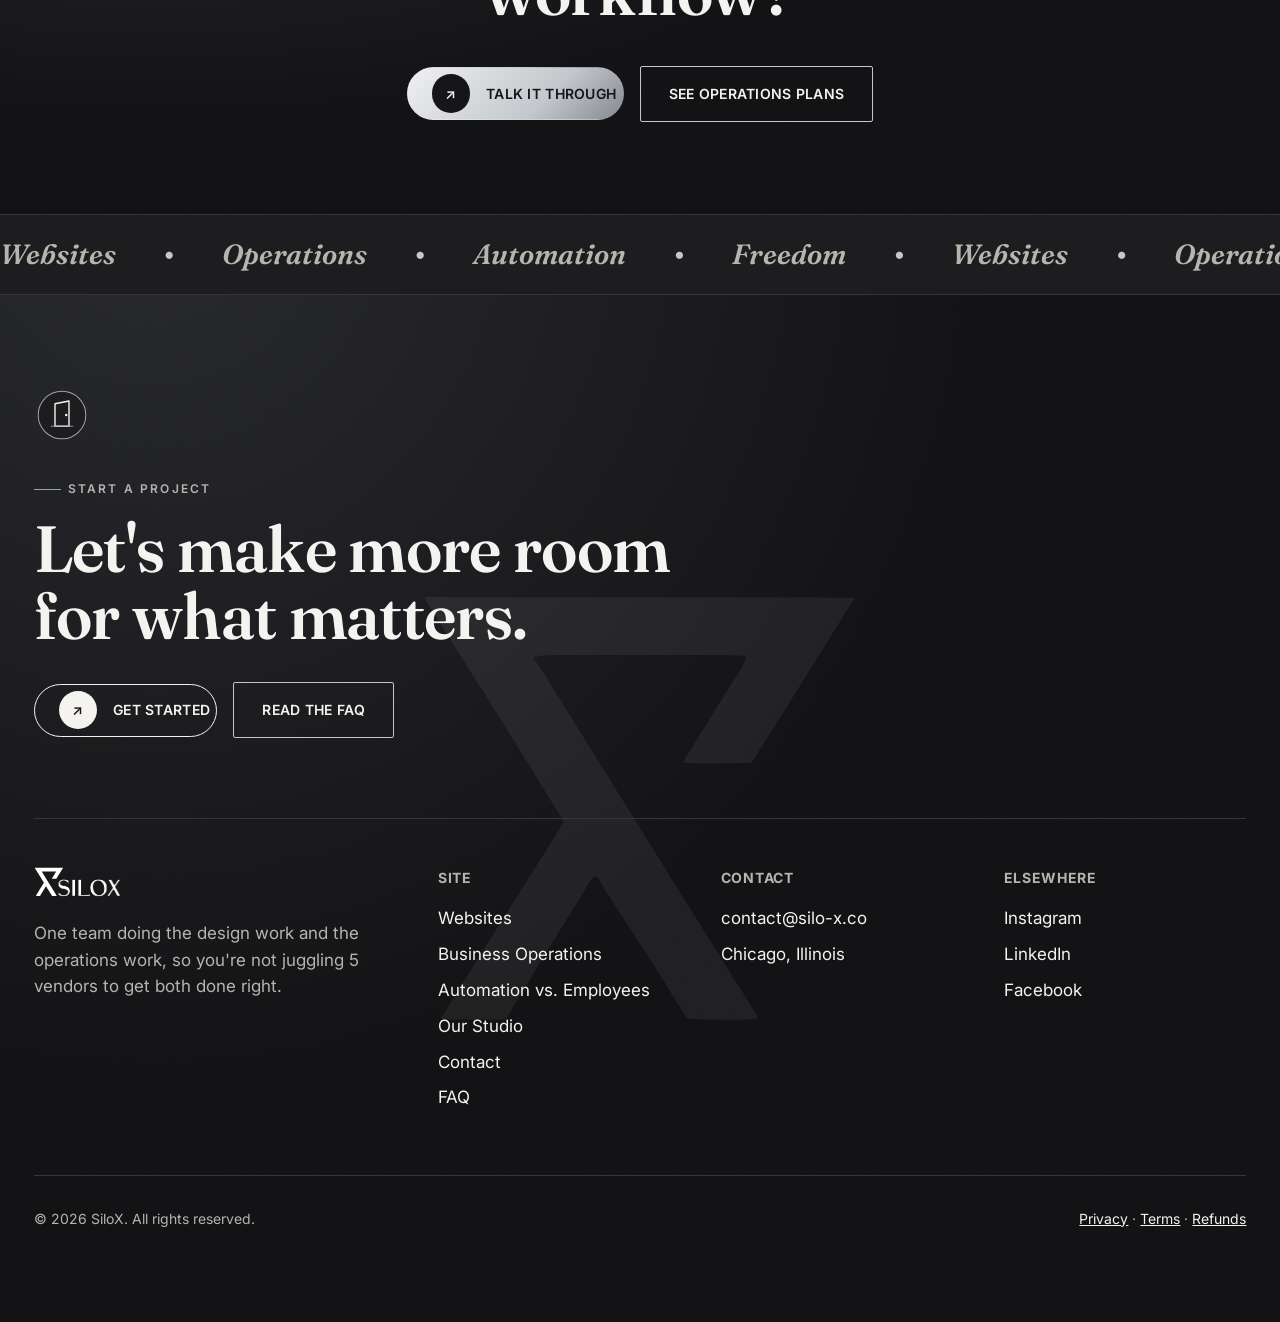
<file: site/automation-vs-employees.html>
<!DOCTYPE html>
<html lang="en">
<head>
<meta charset="UTF-8">
<meta name="viewport" content="width=device-width, initial-scale=1">
<title>Automation vs. Employees — SiloX</title>
<meta name="description" content="A clear-eyed comparison of hiring another employee versus automating the repetitive parts of your business: cost, ramp-up time, consistency, and where each one actually wins.">
<link rel="canonical" href="https://silo-x.co/automation-vs-employees.html">
<link rel="stylesheet" href="css/styles.css">
</head>
<body>
<div class="chrome-top-edge"></div>
<a class="skip-link" href="#main">Skip to content</a>

<header class="site-header">
	<div class="wrap site-header__inner">
		<a class="site-logo" href="index.html"><img src="img/logo-horizontal-white.svg" alt="SiloX" width="140" height="48"></a>
		<nav class="primary-nav" id="primary-nav" aria-label="Primary">
			<ul>
				<li><a href="index.html">Home</a></li>
				<li><a href="websites.html">Websites</a></li>
				<li><a href="operations.html">Business Operations</a></li>
				<li><a href="studio.html">Our Studio</a></li>
				<li><a href="contact.html">Contact</a></li>
			</ul>
		</nav>
		<div class="header-cta">
			<a class="btn btn--primary-on-dark" href="operations.html#pricing">See Pricing</a>
			<button class="nav-toggle" id="nav-toggle" aria-expanded="false" aria-controls="primary-nav"><span class="visually-hidden">Menu</span>☰</button>
		</div>
	</div>
</header>

<main id="main">

<!-- HERO -->
<section class="section--dark hero-section">
	<div class="wrap hero">
		<p class="eyebrow hero__eyebrow">Automation vs. Employees</p>
		<div class="hero__motif-badge" aria-hidden="true">
			<span class="icon-chip" aria-hidden="true"><svg viewBox="0 0 80 80" xmlns="http://www.w3.org/2000/svg"><circle cx="40" cy="40" r="34" fill="#1d1d20" stroke="#9ba0a7" stroke-width="1.5"/><path d="M24 44 C 28 28, 44 28, 38 40 C 32 52, 52 52, 48 38 C 45 27, 30 56, 40 56 C 50 56, 44 30, 30 33" fill="none" stroke="#f5f3ef" stroke-width="2" stroke-linecap="round"/></svg></span>
			<span class="hero__motif-badge-arrow">→</span>
			<span class="icon-chip" aria-hidden="true"><svg viewBox="0 0 80 80" xmlns="http://www.w3.org/2000/svg"><circle cx="40" cy="40" r="34" fill="#1d1d20" stroke="url(#heroChrome)" stroke-width="2"/><defs><linearGradient id="heroChrome" x1="0%" y1="0%" x2="100%" y2="100%"><stop offset="0%" stop-color="#eef0f2"/><stop offset="35%" stop-color="#c4c7cb"/><stop offset="55%" stop-color="#868a92"/><stop offset="75%" stop-color="#d4d7db"/><stop offset="100%" stop-color="#eef0f2"/></linearGradient></defs><path d="M20 40 h32" stroke="#f5f3ef" stroke-width="2.2" stroke-linecap="round"/><path d="M46 32 l8 8 l-8 8" fill="none" stroke="#f5f3ef" stroke-width="2.2" stroke-linecap="round" stroke-linejoin="round"/></svg></span>
		</div>
		<h1 class="display-hero hero__headline">Before you post another job listing, <em class="accent">read this.</em></h1>
		<div class="hero__sub hero__sub--with-visual">
			<div>
				<p class="lead hero__lede">Hiring isn't the only way to get the busywork off your plate. Here's an honest look at what each option actually costs, how fast it starts paying off, and where a person still beats a workflow.</p>
				<div class="hero__cta btn-row">
					<a class="btn-soul btn-soul--chrome" href="#comparison"><span class="btn-soul__ring">↗</span> See the Comparison</a>
					<a class="btn-soul btn-soul--on-dark" href="contact.html"><span class="btn-soul__ring">↗</span> Talk It Through First</a>
				</div>
			</div>
			<div class="hero-stage" aria-hidden="true">
				<img src="img/motif-compare.svg" alt="" width="560" height="430">
			</div>
		</div>
	</div>
</section>

<!-- THE REAL COST OF HIRING -->
<section class="section section--light" style="overflow:hidden;">
	<span class="ghost-num" aria-hidden="true">01</span>
	<div class="wrap" data-reveal>
		<p class="eyebrow">The real cost of hiring</p>
		<h2 class="display-h1" style="margin-top:1rem;max-width:22ch;">A new hire costs more than the number on the offer letter.</h2>
		<p class="lead" style="margin-top:1.5rem;max-width:60ch;">Salary is just the headline number. By the time you add payroll tax, benefits, equipment, training time, and management attention, the real cost runs well past what's on paper, and that's before anyone's actually productive.</p>
		<div class="stat-row">
			<div class="stat">
				<span class="icon-chip" aria-hidden="true"><svg viewBox="0 0 80 80" xmlns="http://www.w3.org/2000/svg"><circle cx="40" cy="40" r="34" fill="#1d1d20" stroke="#9ba0a7" stroke-width="1.5"/><g stroke="#f5f3ef" stroke-width="1.8" fill="none"><ellipse cx="40" cy="48" rx="14" ry="5"/><ellipse cx="40" cy="42" rx="14" ry="5"/><ellipse cx="40" cy="36" rx="14" ry="5"/></g></svg></span>
				<div class="stat__num">~1.25–1.4×</div>
				<div class="stat__label">Typical fully-loaded cost of a salary once tax, benefits, and overhead are counted, a common HR rule of thumb</div>
			</div>
			<div class="stat">
				<span class="icon-chip" aria-hidden="true"><svg viewBox="0 0 80 80" xmlns="http://www.w3.org/2000/svg"><circle cx="40" cy="40" r="34" fill="#1d1d20" stroke="#9ba0a7" stroke-width="1.5"/><g stroke="#f5f3ef" stroke-width="2.2" stroke-linecap="round"><line x1="40" y1="40" x2="40" y2="24"/><line x1="40" y1="40" x2="52" y2="46"/></g><circle cx="40" cy="40" r="2.5" fill="#f5f3ef"/></svg></span>
				<div class="stat__num">Weeks, not days</div>
				<div class="stat__label">Average time to hire, onboard, and get someone actually productive on repetitive tasks</div>
			</div>
			<div class="stat">
				<span class="icon-chip" aria-hidden="true"><svg viewBox="0 0 80 80" xmlns="http://www.w3.org/2000/svg"><circle cx="40" cy="40" r="34" fill="#1d1d20" stroke="#9ba0a7" stroke-width="1.5"/><path d="M28 30 a14 14 0 1 1 -5 9" fill="none" stroke="#f5f3ef" stroke-width="2.2" stroke-linecap="round"/><path d="M19 36 l3 7 l7 -3 z" fill="#f5f3ef"/></svg></span>
				<div class="stat__num">Every time</div>
				<div class="stat__label">How often you restart that ramp-up when someone leaves, gets sick, or takes PTO</div>
			</div>
		</div>
	</div>
</section>

<!-- COMPARISON TABLE -->
<section class="section section--paper" id="comparison">
	<div class="wrap" data-reveal>
		<p class="eyebrow">Side by side</p>
		<h2 class="display-h1" style="margin-top:1rem;max-width:22ch;">The honest comparison, not the sales-pitch version.</h2>
		<p class="lead" style="margin-top:1.5rem;max-width:60ch;">Every business is different, and plenty of work genuinely needs a person. This is about the repetitive, rules-based stuff, the part of the job nobody actually enjoys doing by hand.</p>

		<div class="compare-table-wrap">
			<table class="compare-table">
				<thead>
					<tr><th>Factor</th><th><span class="compare-table__col-icon"><span class="icon-chip icon-chip--sm" aria-hidden="true"><svg viewBox="0 0 80 80" xmlns="http://www.w3.org/2000/svg"><circle cx="40" cy="40" r="34" fill="#1d1d20" stroke="#9ba0a7" stroke-width="1.5"/><circle cx="40" cy="31" r="8" fill="none" stroke="#f5f3ef" stroke-width="1.8"/><path d="M23 58 a17 17 0 0 1 34 0" fill="none" stroke="#f5f3ef" stroke-width="1.8"/></svg></span></span><br>Hiring an Employee</th><th class="col-featured"><span class="compare-table__col-icon"><span class="icon-chip icon-chip--sm" aria-hidden="true"><svg viewBox="0 0 80 80" xmlns="http://www.w3.org/2000/svg"><circle cx="40" cy="40" r="34" fill="#1d1d20" stroke="#9ba0a7" stroke-width="1.5"/><g fill="none" stroke="#f5f3ef" stroke-width="1.6" opacity="0.9"><path d="M26 30 C34 30 34 40 40 40"/><path d="M40 40 C46 40 46 30 54 30"/><path d="M40 40 C40 48 34 50 28 54"/></g><circle cx="40" cy="40" r="4" fill="#f5f3ef"/><circle cx="26" cy="30" r="2" fill="#f5f3ef"/><circle cx="54" cy="30" r="2" fill="#f5f3ef"/><circle cx="28" cy="54" r="2" fill="#f5f3ef"/></svg></span></span><br>Automating with SiloX</th></tr>
				</thead>
				<tbody>
					<tr><td>Cost structure</td><td>Salary + benefits + payroll tax, every month, whether volume is high or low</td><td class="col-featured">One onboarding fee, then a flat monthly plan sized to your volume</td></tr>
					<tr><td>Time to running</td><td>Weeks to hire, then more time to train</td><td class="col-featured">Workflows are mapped, built, and tested before anything goes live</td></tr>
					<tr><td>Consistency</td><td>Varies by person, by day, by how the week's going</td><td class="col-featured">Runs the same documented steps, the same way, every time</td></tr>
					<tr><td>Scales with volume</td><td>More volume usually means another hire</td><td class="col-featured">Plans flex with an execution allowance, no new hire required</td></tr>
					<tr><td>Sick days, PTO, turnover</td><td>Work stalls or falls on someone else</td><td class="col-featured">Keeps running, no coverage gap</td></tr>
					<tr><td>Management overhead</td><td>Someone has to hire, train, and manage them</td><td class="col-featured">We build, monitor, and maintain it</td></tr>
					<tr><td>Judgment &amp; relationships</td><td>Can read a room, handle the unexpected, build trust</td><td class="col-featured">Exceptions and approvals route to a real person, never auto-completed</td></tr>
				</tbody>
			</table>
		</div>
		<p class="muted" style="margin-top:1.5rem;max-width:60ch;">That last row matters. This isn't a pitch to replace people, it's about taking the repetitive part off someone's desk so the people you do have can spend time on the part that actually needs them.</p>
	</div>
</section>

<!-- WHERE A PERSON STILL WINS -->
<section class="section section--dark-alt">
	<div class="wrap" data-reveal>
		<p class="eyebrow">Where a person still wins</p>
		<h2 class="display-h1" style="margin-top:1rem;max-width:24ch;">Automation isn't the answer to everything, and we'll tell you when it isn't.</h2>
		<p class="lead" style="margin-top:1.5rem;max-width:60ch;">Anything that needs real judgment, a relationship, or creative thinking still needs a person behind it. Automation is good at the predictable part: the same steps, the same inputs, the same outcome, every time. The moment a task needs someone to read between the lines, that's a job for your team, not a workflow.</p>
		<div class="task-list-compare" style="margin-top:3rem;">
			<div class="task-list-compare__col">
				<h4><span class="icon-chip icon-chip--sm" aria-hidden="true"><svg viewBox="0 0 80 80" xmlns="http://www.w3.org/2000/svg"><circle cx="40" cy="40" r="34" fill="#1d1d20" stroke="#9ba0a7" stroke-width="1.5"/><circle cx="40" cy="31" r="8" fill="none" stroke="#f5f3ef" stroke-width="1.8"/><path d="M23 58 a17 17 0 0 1 34 0" fill="none" stroke="#f5f3ef" stroke-width="1.8"/></svg></span> Good reasons to hire</h4>
				<ol>
					<li>The work needs judgment calls that change case by case</li>
					<li>Clients or customers expect a real relationship, not a form</li>
					<li>The task is creative, strategic, or genuinely one-off</li>
					<li>You need someone physically present</li>
				</ol>
			</div>
			<div class="task-list-compare__col task-list-compare__col--after">
				<h4><span class="icon-chip icon-chip--sm" aria-hidden="true"><svg viewBox="0 0 80 80" xmlns="http://www.w3.org/2000/svg"><circle cx="40" cy="40" r="34" fill="#1d1d20" stroke="#9ba0a7" stroke-width="1.5"/><g fill="none" stroke="#f5f3ef" stroke-width="1.6" opacity="0.9"><path d="M26 30 C34 30 34 40 40 40"/><path d="M40 40 C46 40 46 30 54 30"/><path d="M40 40 C40 48 34 50 28 54"/></g><circle cx="40" cy="40" r="4" fill="#f5f3ef"/><circle cx="26" cy="30" r="2" fill="#f5f3ef"/><circle cx="54" cy="30" r="2" fill="#f5f3ef"/><circle cx="28" cy="54" r="2" fill="#f5f3ef"/></svg></span> Good reasons to automate first</h4>
				<ol>
					<li>The steps are the same every time, regardless of who's doing it</li>
					<li>It's high-volume but low-complexity</li>
					<li>It only happens because someone has to remember to do it</li>
					<li>Mistakes happen because a person got busy or distracted</li>
				</ol>
			</div>
		</div>
	</div>
</section>

<!-- A REALISTIC PATH -->
<section class="section section--light" style="overflow:hidden;">
	<span class="ghost-num ghost-num--left" aria-hidden="true">03</span>
	<div class="wrap editorial-split" data-reveal>
		<div>
			<p class="eyebrow">A realistic path</p>
			<h2 class="display-h2" style="margin-top:1rem;max-width:18ch;">Most businesses end up doing both. Just not in that order.</h2>
		</div>
		<div>
			<p class="lead max-w-prose" style="max-width:52ch;">The businesses that get the most out of this usually automate the repetitive stuff first, then hire for what's left: the relationship work, the judgment calls, the parts that actually grow the business. Hiring to cover busywork tends to mean you've hired someone whose best hours go to tasks a workflow could've handled.</p>
			<p class="lead max-w-prose" style="max-width:52ch;margin-top:1.5rem;">We'll tell you straight if a task you're asking about is better suited to a person than a workflow. That's not us talking ourselves out of business, it's the only way this is worth doing for either of us.</p>
		</div>
	</div>
</section>

<!-- FINAL CTA -->
<section class="section section--dark">
	<div class="wrap text-center" data-reveal>
		<h2 class="display-h1" style="max-width:28ch;margin-inline:auto;">Still deciding between a hire and a workflow?</h2>
		<div class="btn-row" style="justify-content:center;margin-top:2.5rem;">
			<a class="btn-soul btn-soul--chrome" href="contact.html"><span class="btn-soul__ring">↗</span> Talk It Through</a>
			<a class="btn btn--ghost-on-dark" href="operations.html#pricing">See Operations Plans</a>
		</div>
	</div>
</section>

</main>

<div class="marquee" aria-hidden="true">
	<div class="marquee__track">
		<div class="marquee__item"><span>Websites</span><span class="dot">●</span><span>Operations</span><span class="dot">●</span><span>Automation</span><span class="dot">●</span><span>Freedom</span><span class="dot">●</span></div>
		<div class="marquee__item"><span>Websites</span><span class="dot">●</span><span>Operations</span><span class="dot">●</span><span>Automation</span><span class="dot">●</span><span>Freedom</span><span class="dot">●</span></div>
	</div>
</div>

<footer class="site-footer section--dark" style="position:relative;overflow:hidden;">
	<div class="wordmark-watermark" aria-hidden="true"><img src="img/logomark-white.svg" alt=""></div>
	<div class="wrap" style="position:relative;">
		<div class="footer-cta">
			<div class="footer-cta__icon" aria-hidden="true"><span class="icon-chip" aria-hidden="true"><svg viewBox="0 0 80 80" xmlns="http://www.w3.org/2000/svg"><circle cx="40" cy="40" r="34" fill="#1d1d20" stroke="#9ba0a7" stroke-width="1.5"/><path d="M30 56 V24 l20 -4 v36 z" fill="none" stroke="#f5f3ef" stroke-width="2" stroke-linecap="round" stroke-linejoin="round"/><circle cx="46" cy="40" r="1.8" fill="#f5f3ef"/><line x1="24" y1="56" x2="56" y2="56" stroke="#9ba0a7" stroke-width="1.3"/></svg></span></div>
			<p class="eyebrow">Start a project</p>
			<h2 class="display-h1" style="margin-top:1rem;max-width:16ch;">Let's make more room for what matters.</h2>
			<div class="btn-row" style="margin-top:2rem;">
				<a class="btn-soul btn-soul--on-dark" href="contact.html"><span class="btn-soul__ring">↗</span> Get Started</a>
				<a class="btn btn--ghost-on-dark" href="faq.html">Read the FAQ</a>
			</div>
		</div>
		<hr class="rule">
		<div class="footer-grid" style="margin-top:3rem;">
			<div class="footer-col">
				<p class="site-logo"><img src="img/logo-horizontal-white.svg" alt="SiloX" width="150" height="52"></p>
				<p style="margin-top:1rem;color:var(--text-on-dark-muted);max-width:32ch;">One team doing the design work and the operations work, so you're not juggling 5 vendors to get both done right.</p>
			</div>
			<div class="footer-col">
				<h4>Site</h4>
				<ul>
					<li><a href="websites.html">Websites</a></li>
					<li><a href="operations.html">Business Operations</a></li>
					<li><a href="automation-vs-employees.html">Automation vs. Employees</a></li>
					<li><a href="studio.html">Our Studio</a></li>
					<li><a href="contact.html">Contact</a></li>
					<li><a href="faq.html">FAQ</a></li>
				</ul>
			</div>
			<div class="footer-col">
				<h4>Contact</h4>
				<ul>
					<li><a href="mailto:contact@silo-x.co">contact@silo-x.co</a></li>
					<li>Chicago, Illinois</li>
				</ul>
			</div>
			<div class="footer-col">
				<h4>Elsewhere</h4>
				<ul>
					<li><a href="https://instagram.com/silox_studio">Instagram</a></li>
					<li><a href="https://linkedin.com/company/silox-ai">LinkedIn</a></li>
					<li><a href="https://facebook.com/profile.php?id=61578733553728">Facebook</a></li>
				</ul>
			</div>
		</div>
		<div class="footer-bottom">
			<span>© 2026 SiloX. All rights reserved.</span>
			<span><a href="legal/privacy.html">Privacy</a> · <a href="legal/terms.html">Terms</a> · <a href="legal/refund-policy.html">Refunds</a></span>
		</div>
	</div>
</footer>

<script src="js/main.js"></script>
</body>
</html>
</file>
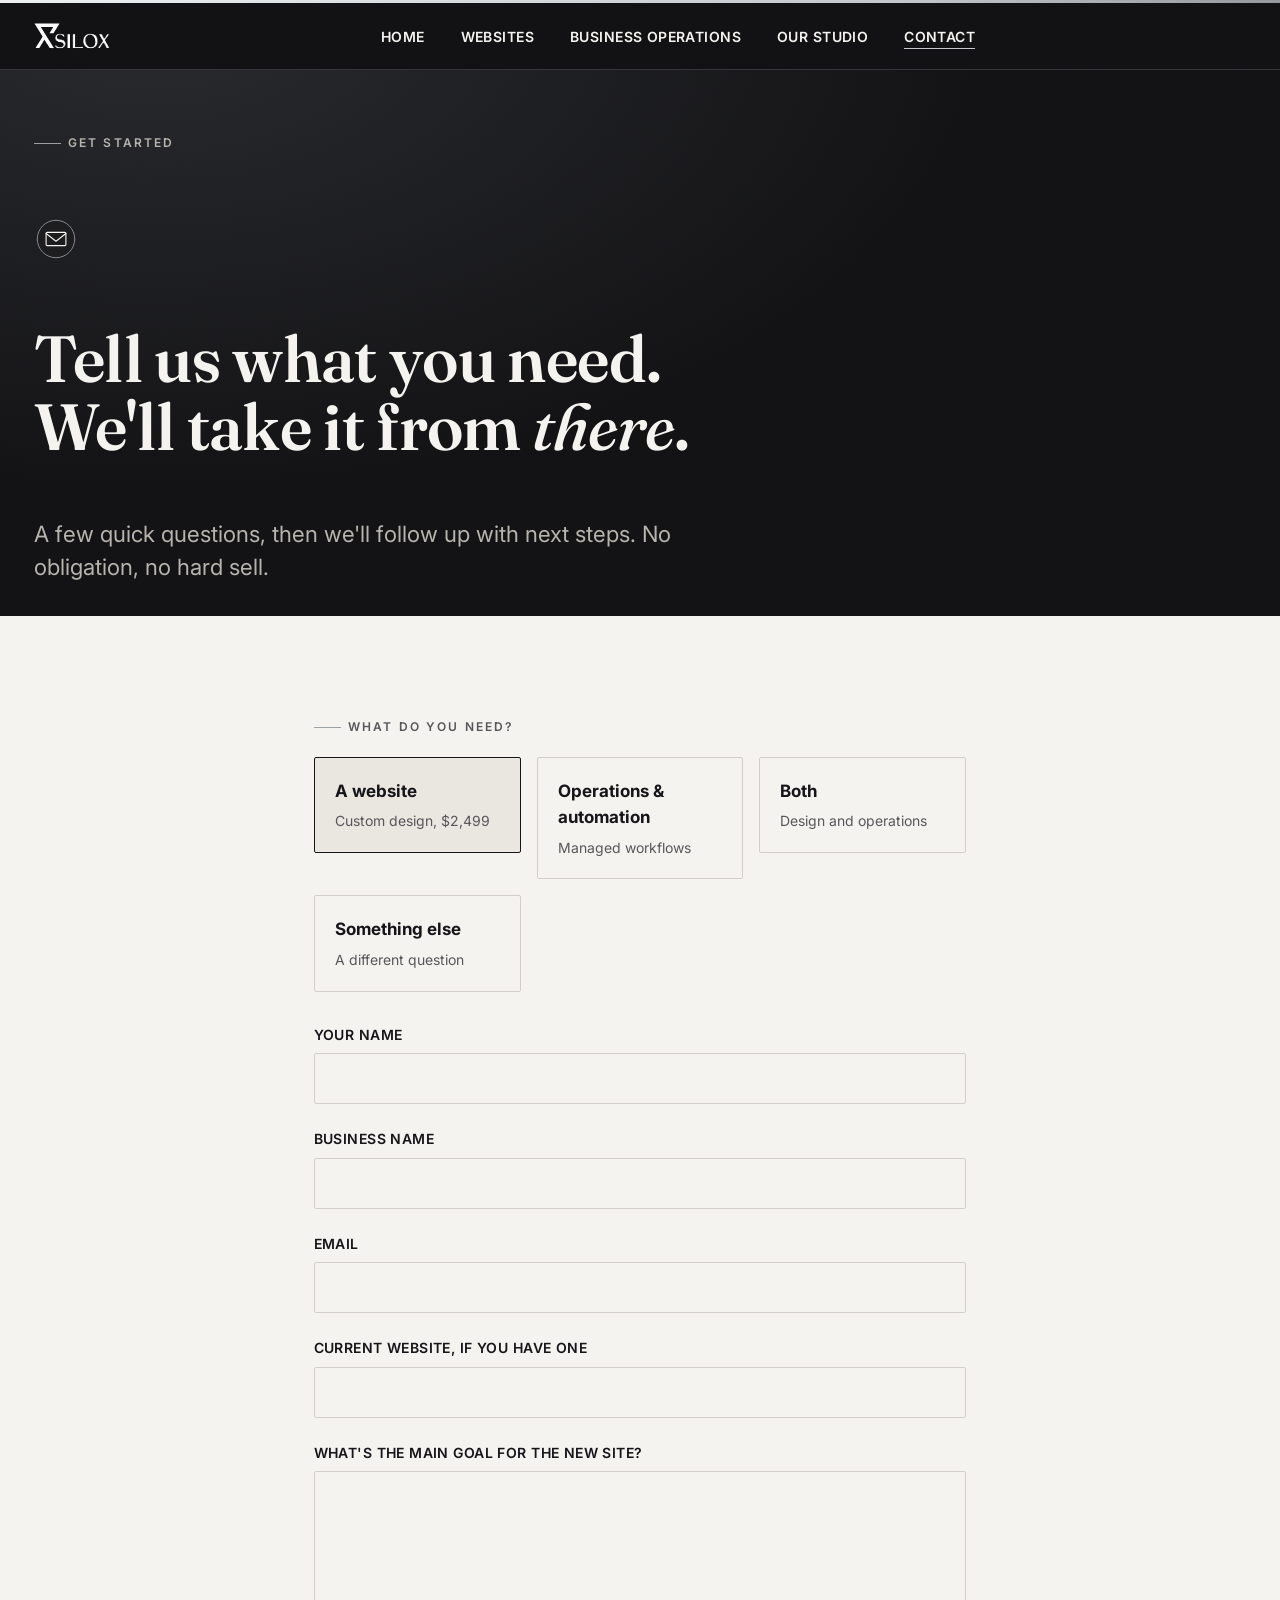
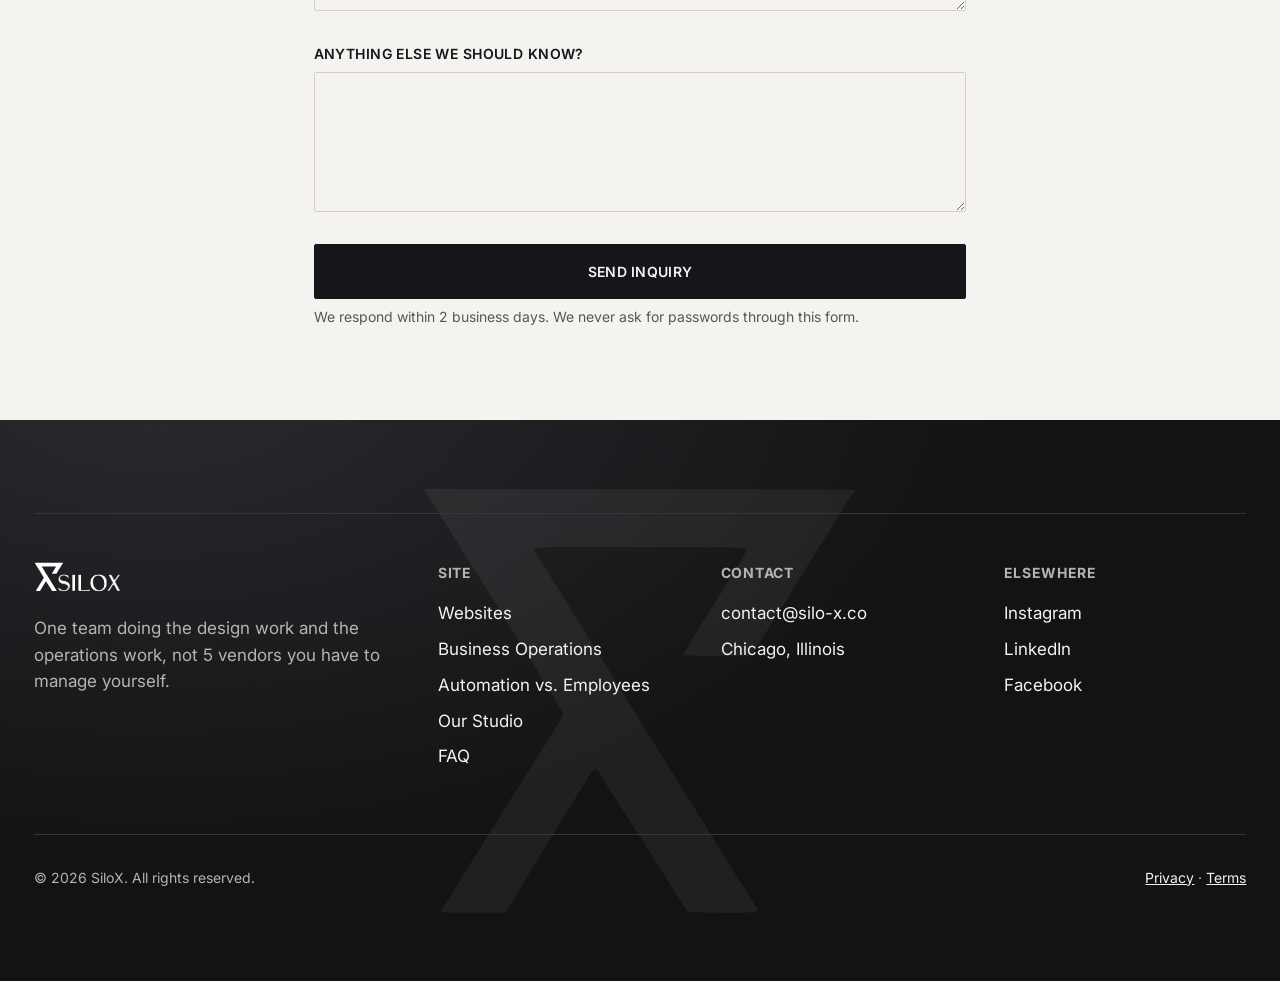
<file: site/contact.html>
<!DOCTYPE html>
<html lang="en">
<head>
<meta charset="UTF-8">
<meta name="viewport" content="width=device-width, initial-scale=1">
<title>Get Started — SiloX</title>
<meta name="description" content="Tell us what you need, a website, operations and automation, or both, and we'll follow up with next steps.">
<link rel="canonical" href="https://silo-x.co/contact.html">
<link rel="stylesheet" href="css/styles.css">
</head>
<body>
<div class="chrome-top-edge"></div>
<a class="skip-link" href="#main">Skip to content</a>

<header class="site-header">
	<div class="wrap site-header__inner">
		<a class="site-logo" href="index.html"><img src="img/logo-horizontal-white.svg" alt="SiloX" width="140" height="48"></a>
		<nav class="primary-nav" id="primary-nav" aria-label="Primary">
			<ul>
				<li><a href="index.html">Home</a></li>
				<li><a href="websites.html">Websites</a></li>
				<li><a href="operations.html">Business Operations</a></li>
				<li><a href="studio.html">Our Studio</a></li>
				<li><a href="contact.html" aria-current="page">Contact</a></li>
			</ul>
		</nav>
		<div class="header-cta">
			<button class="nav-toggle" id="nav-toggle" aria-expanded="false" aria-controls="primary-nav"><span class="visually-hidden">Menu</span>☰</button>
		</div>
	</div>
</header>

<main id="main">

<section class="section--dark hero-section">
	<div class="wrap hero" style="padding-block:clamp(3rem,5vw,5rem) 2rem;">
		<p class="eyebrow hero__eyebrow">Get started</p>
		<div class="hero__motif-badge" aria-hidden="true"><span class="icon-chip" aria-hidden="true"><svg viewBox="0 0 80 80" xmlns="http://www.w3.org/2000/svg"><circle cx="40" cy="40" r="34" fill="#1d1d20" stroke="#9ba0a7" stroke-width="1.5"/><rect x="22" y="28" width="36" height="24" rx="2" fill="none" stroke="#f5f3ef" stroke-width="2"/><path d="M22 30 l18 14 l18 -14" fill="none" stroke="#f5f3ef" stroke-width="2" stroke-linecap="round" stroke-linejoin="round"/></svg></span></div>
		<h1 class="display-h1 hero__headline" style="max-width:18ch;">Tell us what you need. We'll take it from <em class="accent">there</em>.</h1>
		<p class="lead hero__lede" style="margin-top:1rem;">A few quick questions, then we'll follow up with next steps. No obligation, no hard sell.</p>
	</div>
</section>

<section class="section section--light">
	<div class="wrap" style="max-width:720px;">
		<form id="inquiry-form" novalidate>
			<p class="eyebrow">What do you need?</p>
			<div class="path-choice" style="margin-top:1.25rem;">
				<div>
					<input type="radio" id="path-website" name="inquiry-path" value="website" checked>
					<label for="path-website"><span class="choice-title">A website</span><span class="choice-desc">Custom design, $2,499</span></label>
				</div>
				<div>
					<input type="radio" id="path-operations" name="inquiry-path" value="operations">
					<label for="path-operations"><span class="choice-title">Operations &amp; automation</span><span class="choice-desc">Managed workflows</span></label>
				</div>
				<div>
					<input type="radio" id="path-both" name="inquiry-path" value="both">
					<label for="path-both"><span class="choice-title">Both</span><span class="choice-desc">Design and operations</span></label>
				</div>
				<div>
					<input type="radio" id="path-other" name="inquiry-path" value="other">
					<label for="path-other"><span class="choice-title">Something else</span><span class="choice-desc">A different question</span></label>
				</div>
			</div>

			<div class="form-field">
				<label for="name">Your name</label>
				<input type="text" id="name" name="name" required>
			</div>
			<div class="form-field">
				<label for="business">Business name</label>
				<input type="text" id="business" name="business">
			</div>
			<div class="form-field">
				<label for="email">Email</label>
				<input type="email" id="email" name="email" required>
			</div>

			<div class="conditional-block is-visible" data-conditional="website">
				<div class="form-field">
					<label for="current-site">Current website, if you have one</label>
					<input type="url" id="current-site" name="currentSite">
				</div>
				<div class="form-field">
					<label for="site-objective">What's the main goal for the new site?</label>
					<textarea id="site-objective" name="siteObjective"></textarea>
				</div>
			</div>

			<div class="conditional-block" data-conditional="operations">
				<div class="form-field">
					<label for="company-size-op">Team size</label>
					<input type="text" id="company-size-op" name="companySize" placeholder="e.g. Just me, 2 to 5, 6 to 20">
				</div>
				<div class="form-field">
					<label for="challenges">What's your biggest operational headache right now?</label>
					<textarea id="challenges" name="challenges"></textarea>
				</div>
				<div class="form-field">
					<label for="software">What software or platforms do you already use?</label>
					<input type="text" id="software" name="software">
				</div>
				<div class="form-field">
					<label for="desired-workflows">Any specific processes you'd want automated?</label>
					<textarea id="desired-workflows" name="desiredWorkflows"></textarea>
				</div>
			</div>

			<div class="form-field">
				<label for="message">Anything else we should know?</label>
				<textarea id="message" name="message"></textarea>
			</div>

			<input type="text" name="company_website" class="honeypot-field" tabindex="-1" autocomplete="off" aria-hidden="true">
			<input type="hidden" name="plan" id="inquiry-plan-field" value="">

			<button type="submit" class="btn btn--primary-on-light btn--block" id="inquiry-submit-btn">Send Inquiry</button>
			<p class="form-status" id="inquiry-status" role="status"></p>
			<p class="form-hint">We respond within 2 business days. We never ask for passwords through this form.</p>
		</form>
	</div>
</section>

</main>

<footer class="site-footer section--dark" style="position:relative;overflow:hidden;">
	<div class="wordmark-watermark" aria-hidden="true"><img src="img/logomark-white.svg" alt=""></div>
	<div class="wrap" style="position:relative;">
		<hr class="rule">
		<div class="footer-grid" style="margin-top:3rem;">
			<div class="footer-col">
				<p class="site-logo"><img src="img/logo-horizontal-white.svg" alt="SiloX" width="150" height="52"></p>
				<p style="margin-top:1rem;color:var(--text-on-dark-muted);max-width:32ch;">One team doing the design work and the operations work, not 5 vendors you have to manage yourself.</p>
			</div>
			<div class="footer-col">
				<h4>Site</h4>
				<ul>
					<li><a href="websites.html">Websites</a></li>
					<li><a href="operations.html">Business Operations</a></li>
					<li><a href="automation-vs-employees.html">Automation vs. Employees</a></li>
					<li><a href="studio.html">Our Studio</a></li>
					<li><a href="faq.html">FAQ</a></li>
				</ul>
			</div>
			<div class="footer-col">
				<h4>Contact</h4>
				<ul>
					<li><a href="mailto:contact@silo-x.co">contact@silo-x.co</a></li>
					<li>Chicago, Illinois</li>
				</ul>
			</div>
			<div class="footer-col">
				<h4>Elsewhere</h4>
				<ul>
					<li><a href="https://instagram.com/silox_studio">Instagram</a></li>
					<li><a href="https://linkedin.com/company/silox-ai">LinkedIn</a></li>
					<li><a href="https://facebook.com/profile.php?id=61578733553728">Facebook</a></li>
				</ul>
			</div>
		</div>
		<div class="footer-bottom">
			<span>© 2026 SiloX. All rights reserved.</span>
			<span><a href="legal/privacy.html">Privacy</a> · <a href="legal/terms.html">Terms</a></span>
		</div>
	</div>
</footer>

<script src="js/main.js"></script>
<script>
(function () {
	var params = new URLSearchParams(window.location.search);
	var plan = params.get('plan');
	if (plan) document.getElementById('inquiry-plan-field').value = plan;

	document.getElementById('inquiry-form').addEventListener('submit', async function (e) {
		e.preventDefault();
		var form = e.target;
		if (!window.siloxValidate(form)) return;
		var btn = document.getElementById('inquiry-submit-btn');
		var statusEl = document.getElementById('inquiry-status');
		btn.disabled = true;
		btn.textContent = 'Sending…';
		try {
			var res = await fetch('/api/submit-inquiry', {
				method: 'POST',
				headers: { 'Content-Type': 'application/json' },
				body: JSON.stringify(window.siloxFormToIntake(form))
			});
			var data = await res.json().catch(function () { return {}; });
			if (!res.ok) throw new Error(data.error || 'Could not send your inquiry.');
			statusEl.textContent = 'Thanks, we\'ve got it. We\'ll follow up within 2 business days.';
			statusEl.classList.add('is-visible', 'form-status--success');
			form.reset();
		} catch (err) {
			statusEl.textContent = 'This form isn\'t connected yet on the preview site. Please email contact@silo-x.co directly in the meantime.';
			statusEl.classList.add('is-visible', 'form-status--error');
		} finally {
			btn.disabled = false;
			btn.textContent = 'Send Inquiry';
		}
	});
})();
</script>
</body>
</html>
</file>
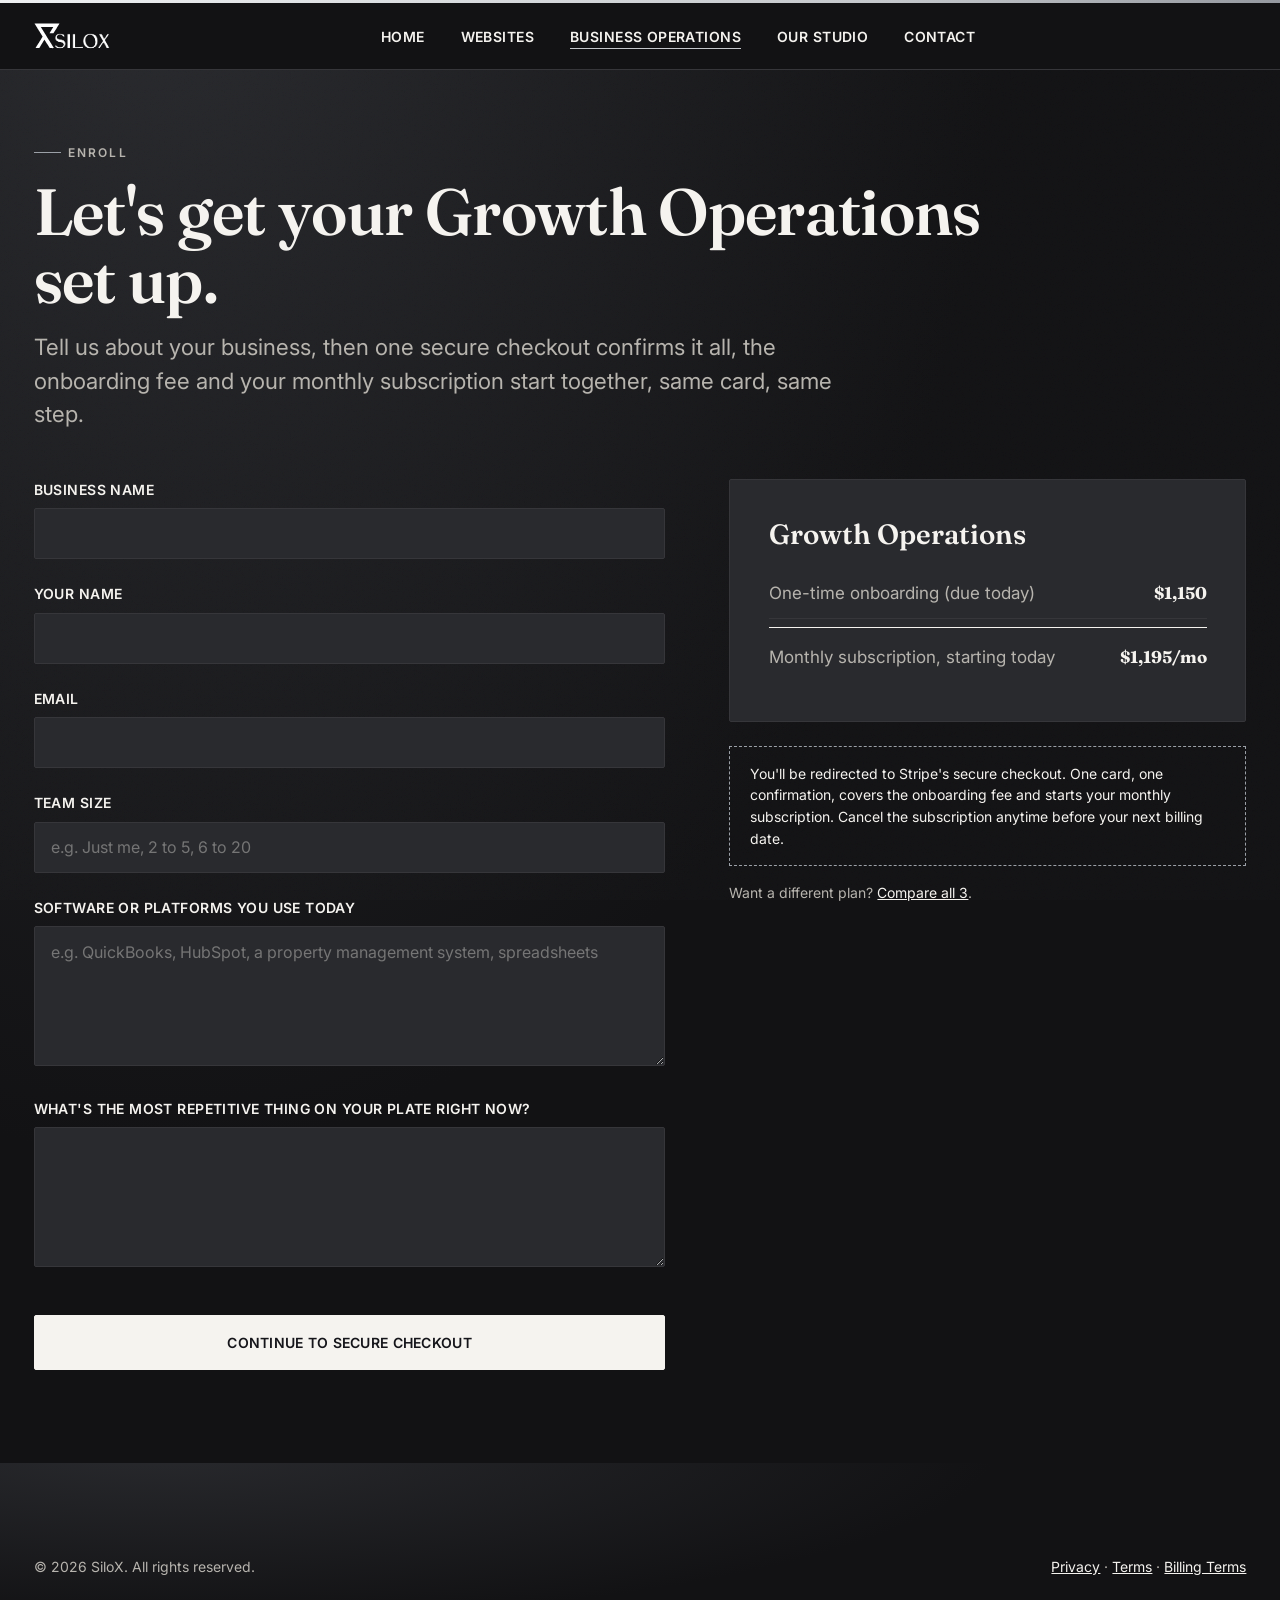
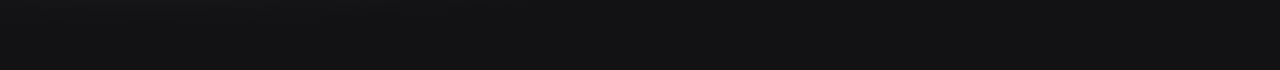
<file: site/enroll.html>
<!DOCTYPE html>
<html lang="en">
<head>
<meta charset="UTF-8">
<meta name="viewport" content="width=device-width, initial-scale=1">
<title>Enroll — SiloX Business Operations</title>
<meta name="description" content="Enroll in a SiloX Business Operations plan: tell us about your business, then complete your onboarding payment.">
<meta name="robots" content="noindex">
<link rel="stylesheet" href="css/styles.css">
</head>
<body>
<div class="chrome-top-edge"></div>
<a class="skip-link" href="#main">Skip to content</a>

<header class="site-header">
	<div class="wrap site-header__inner">
		<a class="site-logo" href="index.html"><img src="img/logo-horizontal-white.svg" alt="SiloX" width="140" height="48"></a>
		<nav class="primary-nav" id="primary-nav" aria-label="Primary">
			<ul>
				<li><a href="index.html">Home</a></li>
				<li><a href="websites.html">Websites</a></li>
				<li><a href="operations.html" aria-current="page">Business Operations</a></li>
				<li><a href="studio.html">Our Studio</a></li>
				<li><a href="contact.html">Contact</a></li>
			</ul>
		</nav>
		<div class="header-cta">
			<button class="nav-toggle" id="nav-toggle" aria-expanded="false" aria-controls="primary-nav"><span class="visually-hidden">Menu</span>☰</button>
		</div>
	</div>
</header>

<main id="main">
<section class="section--dark" style="padding-block:clamp(3rem,5vw,5rem) var(--section-pad);">
	<div class="wrap">
		<p class="eyebrow">Enroll</p>
		<h1 class="display-h1" style="margin-top:1rem;max-width:24ch;" id="enroll-heading">Let's get your <span id="plan-name-inline">plan</span> set up.</h1>
		<p class="lead" style="margin-top:1rem;max-width:60ch;">Tell us about your business, then one secure checkout confirms it all, the onboarding fee and your monthly subscription start together, same card, same step.</p>

		<div class="editorial-split" style="margin-top:3rem;">
			<form id="enroll-form" novalidate>
				<div class="form-field">
					<label for="biz-name">Business name</label>
					<input type="text" id="biz-name" name="businessName" required>
				</div>
				<div class="form-field">
					<label for="contact-name">Your name</label>
					<input type="text" id="contact-name" name="contactName" required>
				</div>
				<div class="form-field">
					<label for="email">Email</label>
					<input type="email" id="email" name="email" required>
				</div>
				<div class="form-field">
					<label for="company-size">Team size</label>
					<input type="text" id="company-size" name="companySize" placeholder="e.g. Just me, 2 to 5, 6 to 20">
				</div>
				<div class="form-field">
					<label for="systems">Software or platforms you use today</label>
					<textarea id="systems" name="systems" placeholder="e.g. QuickBooks, HubSpot, a property management system, spreadsheets"></textarea>
				</div>
				<div class="form-field">
					<label for="repetitive">What's the most repetitive thing on your plate right now?</label>
					<textarea id="repetitive" name="repetitiveTask"></textarea>
				</div>
				<input type="text" name="company_website" class="honeypot-field" tabindex="-1" autocomplete="off" aria-hidden="true">
				<input type="hidden" name="plan" id="plan-field" value="growth">

				<button type="submit" class="btn btn--primary-on-dark btn--block" style="margin-top:1rem;" id="enroll-checkout-btn">Continue to Secure Checkout</button>
				<p class="form-status" id="enroll-checkout-status" role="status"></p>
			</form>

			<div>
				<div class="order-summary">
					<h3 class="display-h3" style="margin-bottom:1rem;" id="plan-name-display">Growth Operations</h3>
					<div class="order-summary__row"><span class="order-summary__label">One-time onboarding (due today)</span><span class="order-summary__value" id="onboarding-fee">$1,150</span></div>
					<div class="order-summary__row order-summary__total"><span class="order-summary__label">Monthly subscription, starting today</span><span class="order-summary__value" id="monthly-fee">$1,195/mo</span></div>
				</div>
				<p class="checkout-notice">You'll be redirected to Stripe's secure checkout. One card, one confirmation, covers the onboarding fee and starts your monthly subscription. Cancel the subscription anytime before your next billing date.</p>
				<p class="muted" style="margin-top:1rem;font-size:var(--step-small);">Want a different plan? <a href="operations.html#pricing" style="text-decoration:underline;">Compare all 3</a>.</p>
			</div>
		</div>
	</div>
</section>
</main>

<footer class="site-footer section--dark">
	<div class="wrap">
		<div class="footer-bottom" style="margin-top:0;border-top:none;padding-top:0;">
			<span>© 2026 SiloX. All rights reserved.</span>
			<span><a href="legal/privacy.html">Privacy</a> · <a href="legal/terms.html">Terms</a> · <a href="legal/billing-terms.html">Billing Terms</a></span>
		</div>
	</div>
</footer>

<script src="js/main.js"></script>
<script src="js/checkout.js"></script>
<script>
(function () {
	var PLANS = {
		essential: { name: 'Essential Operations', onboarding: 45000, onboardingLabel: '$450', monthlyLabel: '$595/mo' },
		growth:    { name: 'Growth Operations',    onboarding: 115000, onboardingLabel: '$1,150', monthlyLabel: '$1,195/mo' },
		advanced:  { name: 'Advanced Operations',  onboarding: 225000, onboardingLabel: '$2,250', monthlyLabel: '$2,295/mo' }
	};
	var params = new URLSearchParams(window.location.search);
	var planKey = params.get('plan');
	if (!PLANS[planKey]) planKey = 'growth';
	var plan = PLANS[planKey];

	document.getElementById('plan-name-inline').textContent = plan.name;
	document.getElementById('plan-name-display').textContent = plan.name;
	document.getElementById('onboarding-fee').textContent = plan.onboardingLabel;
	document.getElementById('monthly-fee').textContent = plan.monthlyLabel;
	document.getElementById('plan-field').value = planKey;

	document.getElementById('enroll-form').addEventListener('submit', function (e) {
		e.preventDefault();
		var form = e.target;
		if (!window.siloxValidate(form)) return;
		siloxStartCheckout({
			form: form,
			type: 'operations',
			plan: planKey,
			buttonId: 'enroll-checkout-btn',
			statusId: 'enroll-checkout-status'
		});
	});
})();
</script>
</body>
</html>
</file>
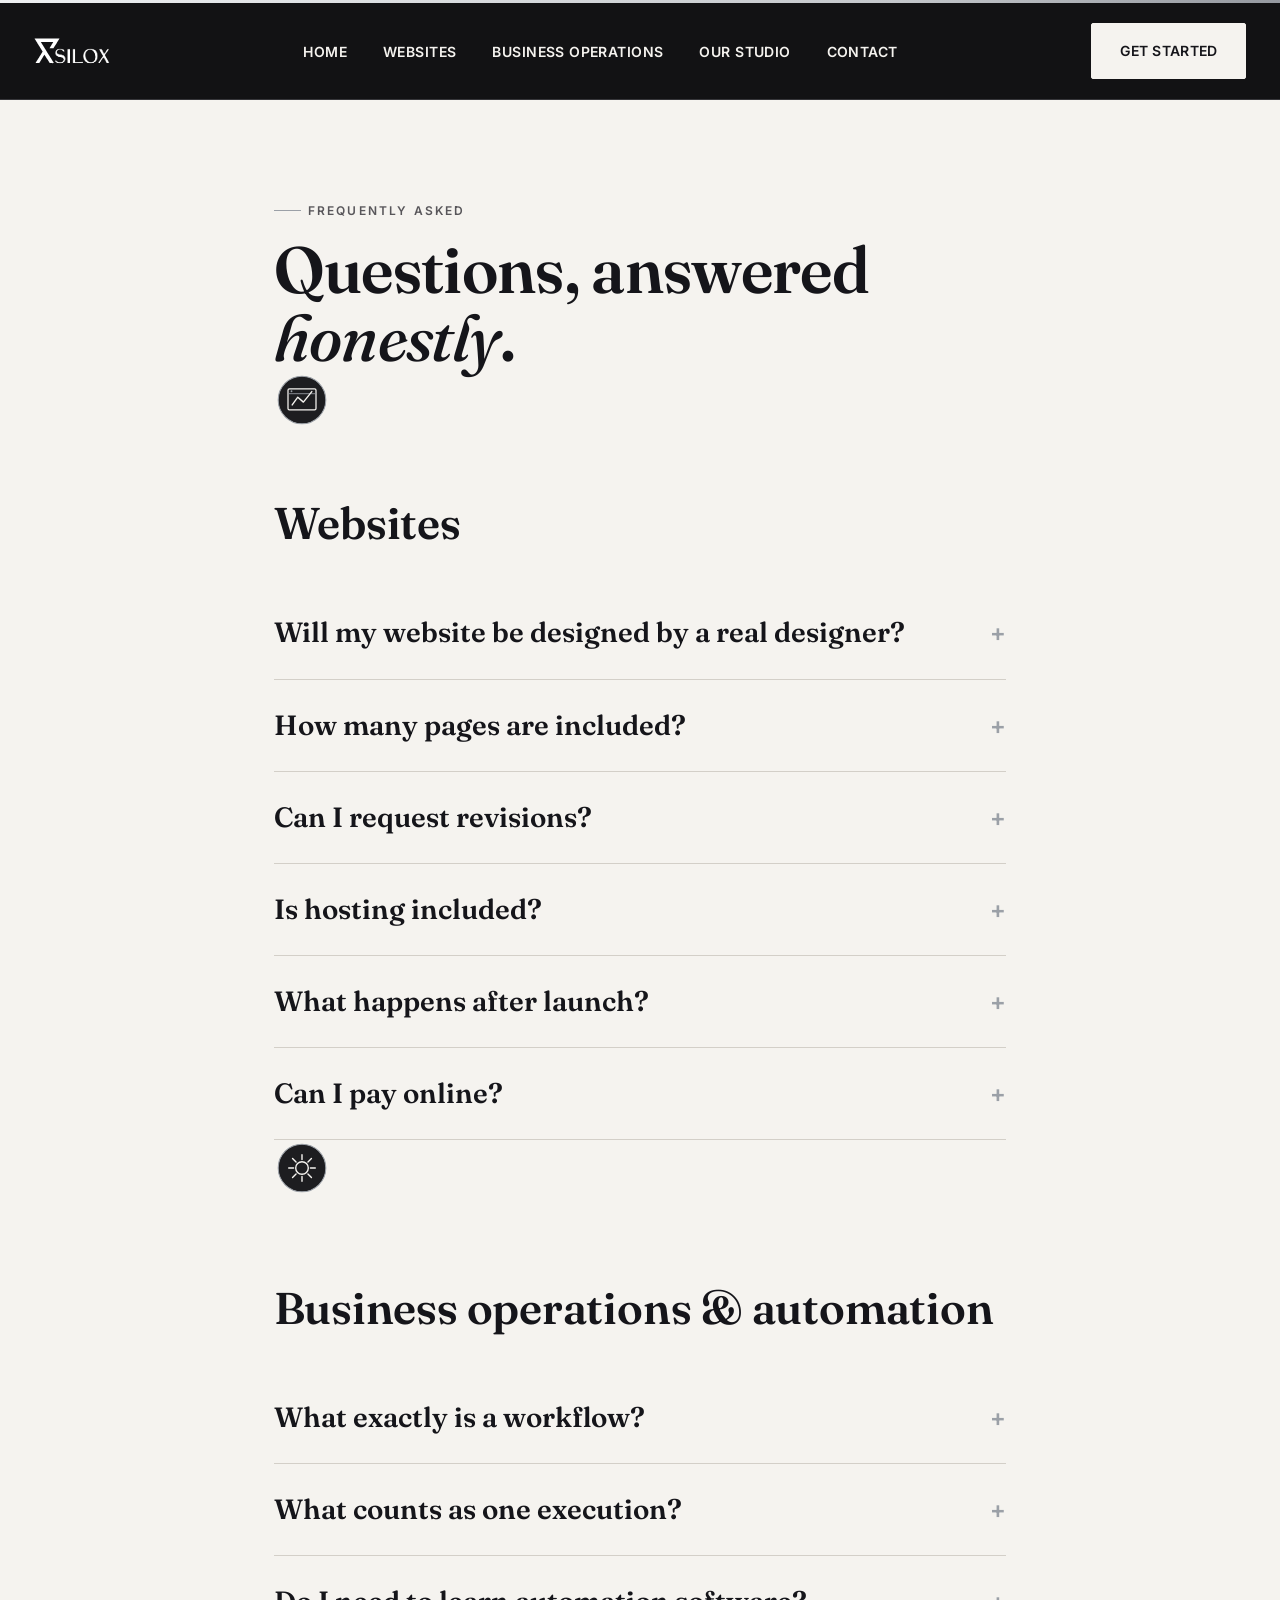
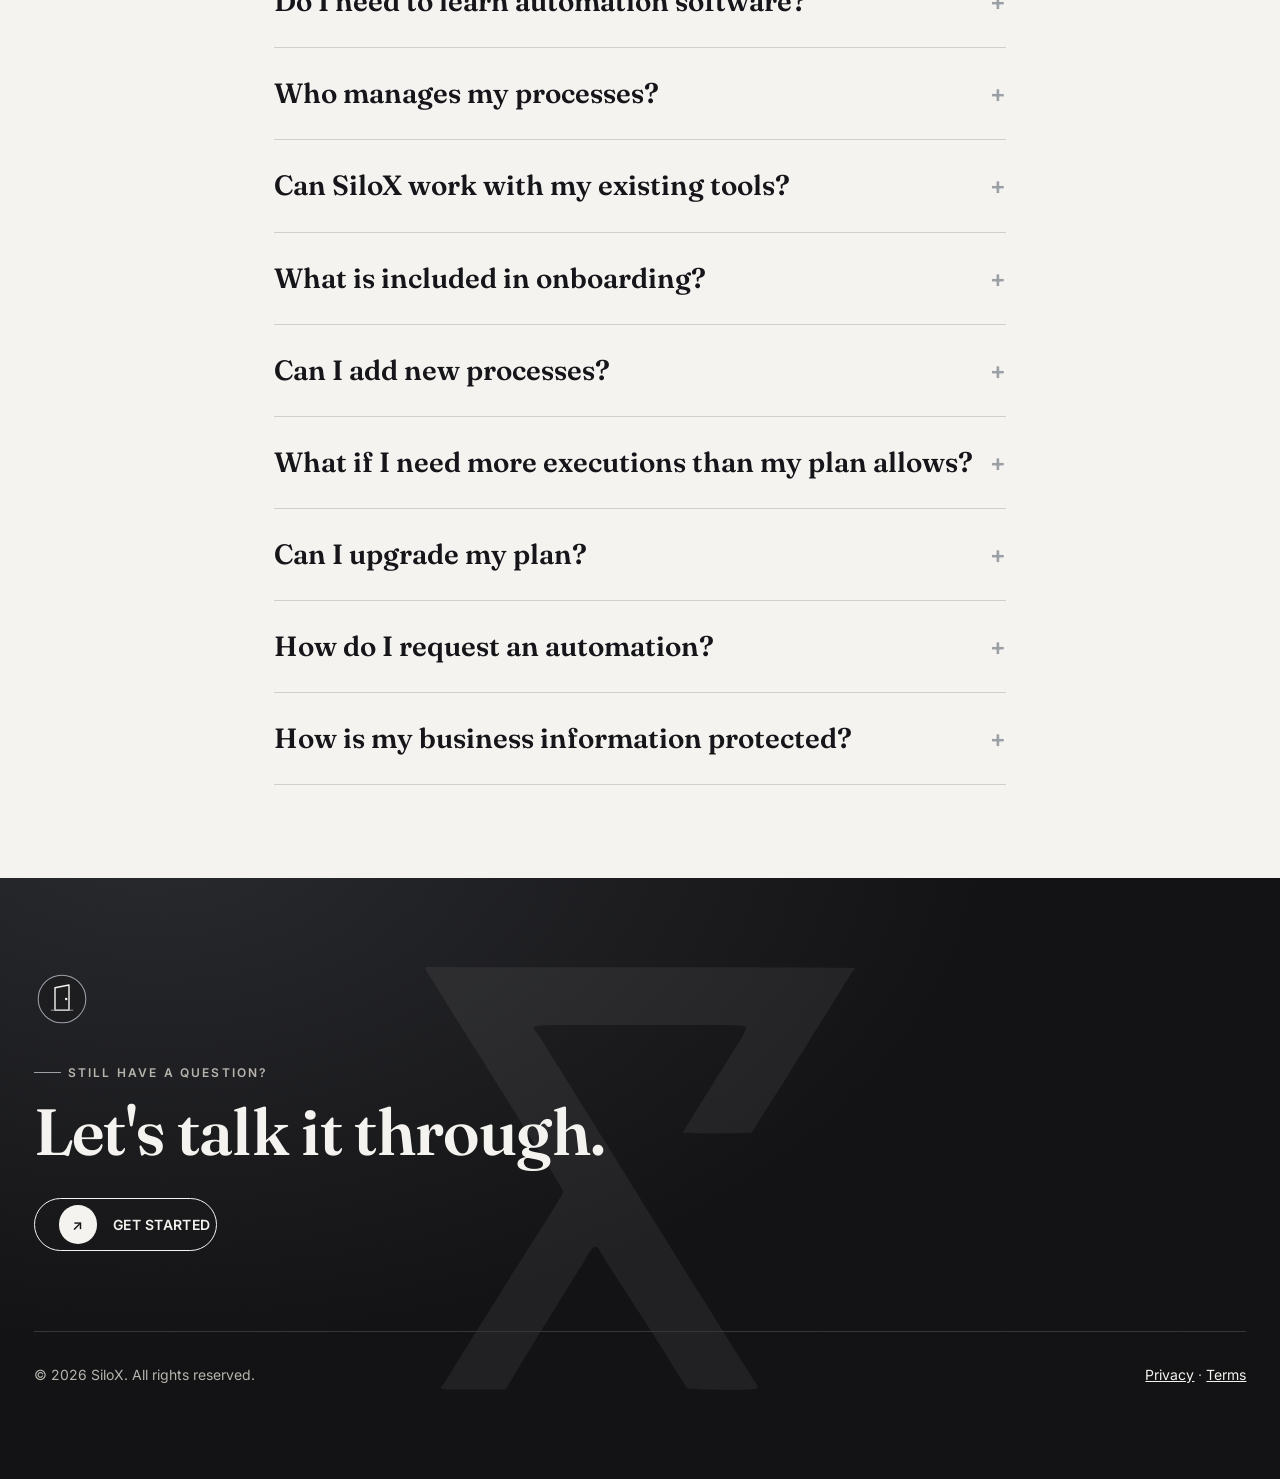
<file: site/faq.html>
<!DOCTYPE html>
<html lang="en">
<head>
<meta charset="UTF-8">
<meta name="viewport" content="width=device-width, initial-scale=1">
<title>FAQ — SiloX</title>
<meta name="description" content="Answers to common questions about SiloX's custom website design and business operations and automation services.">
<link rel="canonical" href="https://silo-x.co/faq.html">
<link rel="stylesheet" href="css/styles.css">
</head>
<body>
<div class="chrome-top-edge"></div>
<a class="skip-link" href="#main">Skip to content</a>

<header class="site-header">
	<div class="wrap site-header__inner">
		<a class="site-logo" href="index.html"><img src="img/logo-horizontal-white.svg" alt="SiloX" width="140" height="48"></a>
		<nav class="primary-nav" id="primary-nav" aria-label="Primary">
			<ul>
				<li><a href="index.html">Home</a></li>
				<li><a href="websites.html">Websites</a></li>
				<li><a href="operations.html">Business Operations</a></li>
				<li><a href="studio.html">Our Studio</a></li>
				<li><a href="contact.html">Contact</a></li>
			</ul>
		</nav>
		<div class="header-cta">
			<a class="btn btn--primary-on-dark" href="contact.html">Get Started</a>
			<button class="nav-toggle" id="nav-toggle" aria-expanded="false" aria-controls="primary-nav"><span class="visually-hidden">Menu</span>☰</button>
		</div>
	</div>
</header>

<main id="main">
<section class="section section--light">
	<div class="wrap" style="max-width:800px;">
		<p class="eyebrow">Frequently asked</p>
		<h1 class="display-h1" style="margin-top:1rem;">Questions, answered <em class="accent">honestly</em>.</h1>

		<span class="icon-chip" aria-hidden="true"><svg viewBox="0 0 80 80" xmlns="http://www.w3.org/2000/svg"><circle cx="40" cy="40" r="34" fill="#1d1d20" stroke="#9ba0a7" stroke-width="1.5"/><rect x="20" y="24" width="40" height="30" rx="2" fill="none" stroke="#f5f3ef" stroke-width="1.8"/><line x1="20" y1="31" x2="60" y2="31" stroke="#9ba0a7" stroke-width="1.2"/><circle cx="25" cy="27.5" r="1.3" fill="#9ba0a7"/><path d="M26 47 l8 -11 l8 7 l12 -15" fill="none" stroke="#f5f3ef" stroke-width="2" stroke-linecap="round" stroke-linejoin="round"/></svg></span>
		<h2 class="display-h2" style="margin-top:4rem;">Websites</h2>
		<div class="faq-group">
			<div class="faq-item">
				<button class="faq-item__q" aria-expanded="false">Will my website be designed by a real designer?<span class="faq-item__icon">+</span></button>
				<div class="faq-item__a"><div class="faq-item__a-inner">Yes. Every project gets real creative direction from a person who looks at your business first, not an auto-generated template.</div></div>
			</div>
			<div class="faq-item">
				<button class="faq-item__q" aria-expanded="false">How many pages are included?<span class="faq-item__icon">+</span></button>
				<div class="faq-item__a"><div class="faq-item__a-inner">Up to 5 pages in the standard $2,499 package. Need more? We'll quote the additional pages separately.</div></div>
			</div>
			<div class="faq-item">
				<button class="faq-item__q" aria-expanded="false">Can I request revisions?<span class="faq-item__icon">+</span></button>
				<div class="faq-item__a"><div class="faq-item__a-inner">2 rounds of design revisions are included. Additional rounds can be added if needed.</div></div>
			</div>
			<div class="faq-item">
				<button class="faq-item__q" aria-expanded="false">Is hosting included?<span class="faq-item__icon">+</span></button>
				<div class="faq-item__a"><div class="faq-item__a-inner">Not in the standard package. Ongoing hosting and maintenance is a separate add-on, $99/month, covering both hosting and support.</div></div>
			</div>
			<div class="faq-item">
				<button class="faq-item__q" aria-expanded="false">What happens after launch?<span class="faq-item__icon">+</span></button>
				<div class="faq-item__a"><div class="faq-item__a-inner">You get a full handoff, logins, documentation, and a working site. If you'd like ongoing support, just ask, we're finalizing that offering.</div></div>
			</div>
			<div class="faq-item">
				<button class="faq-item__q" aria-expanded="false">Can I pay online?<span class="faq-item__icon">+</span></button>
				<div class="faq-item__a"><div class="faq-item__a-inner">Yes, through a secure Stripe checkout. The full $2,499 is due at the start of the project.</div></div>
			</div>
		</div>

		<span class="icon-chip" aria-hidden="true"><svg viewBox="0 0 80 80" xmlns="http://www.w3.org/2000/svg"><circle cx="40" cy="40" r="34" fill="#1d1d20" stroke="#9ba0a7" stroke-width="1.5"/><g fill="none" stroke="#f5f3ef" stroke-width="2"><circle cx="40" cy="40" r="9"/><path d="M40 21 v7 M40 52 v7 M21 40 h7 M52 40 h7 M26.5 26.5 l5 5 M48.5 48.5 l5 5 M26.5 53.5 l5 -5 M48.5 31.5 l5 -5" stroke-linecap="round"/></g></svg></span>
		<h2 class="display-h2" style="margin-top:5rem;">Business operations &amp; automation</h2>
		<div class="faq-group">
			<div class="faq-item">
				<button class="faq-item__q" aria-expanded="false">What exactly is a workflow?<span class="faq-item__icon">+</span></button>
				<div class="faq-item__a"><div class="faq-item__a-inner">A documented, repeatable set of steps built to complete one specific business task, like a client cancellation or an onboarding checklist.</div></div>
			</div>
			<div class="faq-item">
				<button class="faq-item__q" aria-expanded="false">What counts as one execution?<span class="faq-item__icon">+</span></button>
				<div class="faq-item__a"><div class="faq-item__a-inner">One run of an existing, approved workflow for a specific task or record. Building a new workflow is tracked separately from running one you already have.</div></div>
			</div>
			<div class="faq-item">
				<button class="faq-item__q" aria-expanded="false">Do I need to learn automation software?<span class="faq-item__icon">+</span></button>
				<div class="faq-item__a"><div class="faq-item__a-inner">No. You submit requests through a simple board. We handle everything behind the scenes, that's the point of a managed service.</div></div>
			</div>
			<div class="faq-item">
				<button class="faq-item__q" aria-expanded="false">Who manages my processes?<span class="faq-item__icon">+</span></button>
				<div class="faq-item__a"><div class="faq-item__a-inner">Our team. We build, test, run, and maintain every workflow in your library.</div></div>
			</div>
			<div class="faq-item">
				<button class="faq-item__q" aria-expanded="false">Can SiloX work with my existing tools?<span class="faq-item__icon">+</span></button>
				<div class="faq-item__a"><div class="faq-item__a-inner">Yes, pretty much any tool you're already using. On the kickoff call we sort out the best way in, you can share access securely through a password manager like LastPass, or set us up our own login if the platform supports it, a dedicated email or team seat, for example.</div></div>
			</div>
			<div class="faq-item">
				<button class="faq-item__q" aria-expanded="false">What is included in onboarding?<span class="faq-item__icon">+</span></button>
				<div class="faq-item__a"><div class="faq-item__a-inner">Discovery, process mapping, system configuration, and building your starting workflow library, the number of initial workflows depends on your plan.</div></div>
			</div>
			<div class="faq-item">
				<button class="faq-item__q" aria-expanded="false">Can I add new processes?<span class="faq-item__icon">+</span></button>
				<div class="faq-item__a"><div class="faq-item__a-inner">Yes, each plan includes a defined number of new standard workflows every month. More complex requests get scoped separately.</div></div>
			</div>
			<div class="faq-item">
				<button class="faq-item__q" aria-expanded="false">What if I need more executions than my plan allows?<span class="faq-item__icon">+</span></button>
				<div class="faq-item__a"><div class="faq-item__a-inner">We'll quote the extra, or talk through whether a bigger plan just fits better where your business is headed.</div></div>
			</div>
			<div class="faq-item">
				<button class="faq-item__q" aria-expanded="false">Can I upgrade my plan?<span class="faq-item__icon">+</span></button>
				<div class="faq-item__a"><div class="faq-item__a-inner">Yes, anytime. Just reach out and we'll move you up.</div></div>
			</div>
			<div class="faq-item">
				<button class="faq-item__q" aria-expanded="false">How do I request an automation?<span class="faq-item__icon">+</span></button>
				<div class="faq-item__a"><div class="faq-item__a-inner">Through your private request board, built on Trello, once your workflows are live. Submit the request, we validate it, and the approved workflow runs.</div></div>
			</div>
			<div class="faq-item">
				<button class="faq-item__q" aria-expanded="false">How is my business information protected?<span class="faq-item__icon">+</span></button>
				<div class="faq-item__a"><div class="faq-item__a-inner">We use delegated, revocable access wherever a platform allows it instead of your personal login, and we document exactly what access we've been given.</div></div>
			</div>
		</div>
	</div>
</section>
</main>

<footer class="site-footer section--dark" style="position:relative;overflow:hidden;">
	<div class="wordmark-watermark" aria-hidden="true"><img src="img/logomark-white.svg" alt=""></div>
	<div class="wrap" style="position:relative;">
		<div class="footer-cta">
			<div class="footer-cta__icon" aria-hidden="true"><span class="icon-chip" aria-hidden="true"><svg viewBox="0 0 80 80" xmlns="http://www.w3.org/2000/svg"><circle cx="40" cy="40" r="34" fill="#1d1d20" stroke="#9ba0a7" stroke-width="1.5"/><path d="M30 56 V24 l20 -4 v36 z" fill="none" stroke="#f5f3ef" stroke-width="2" stroke-linecap="round" stroke-linejoin="round"/><circle cx="46" cy="40" r="1.8" fill="#f5f3ef"/><line x1="24" y1="56" x2="56" y2="56" stroke="#9ba0a7" stroke-width="1.3"/></svg></span></div>
			<p class="eyebrow">Still have a question?</p>
			<h2 class="display-h1" style="margin-top:1rem;max-width:16ch;">Let's talk it through.</h2>
			<div class="btn-row" style="margin-top:2rem;">
				<a class="btn-soul btn-soul--on-dark" href="contact.html"><span class="btn-soul__ring">↗</span> Get Started</a>
			</div>
		</div>
		<div class="footer-bottom" style="margin-top:3rem;border-top:1px solid var(--rule-dark);padding-top:2rem;">
			<span>© 2026 SiloX. All rights reserved.</span>
			<span><a href="legal/privacy.html">Privacy</a> · <a href="legal/terms.html">Terms</a></span>
		</div>
	</div>
</footer>

<script src="js/main.js"></script>
</body>
</html>
</file>
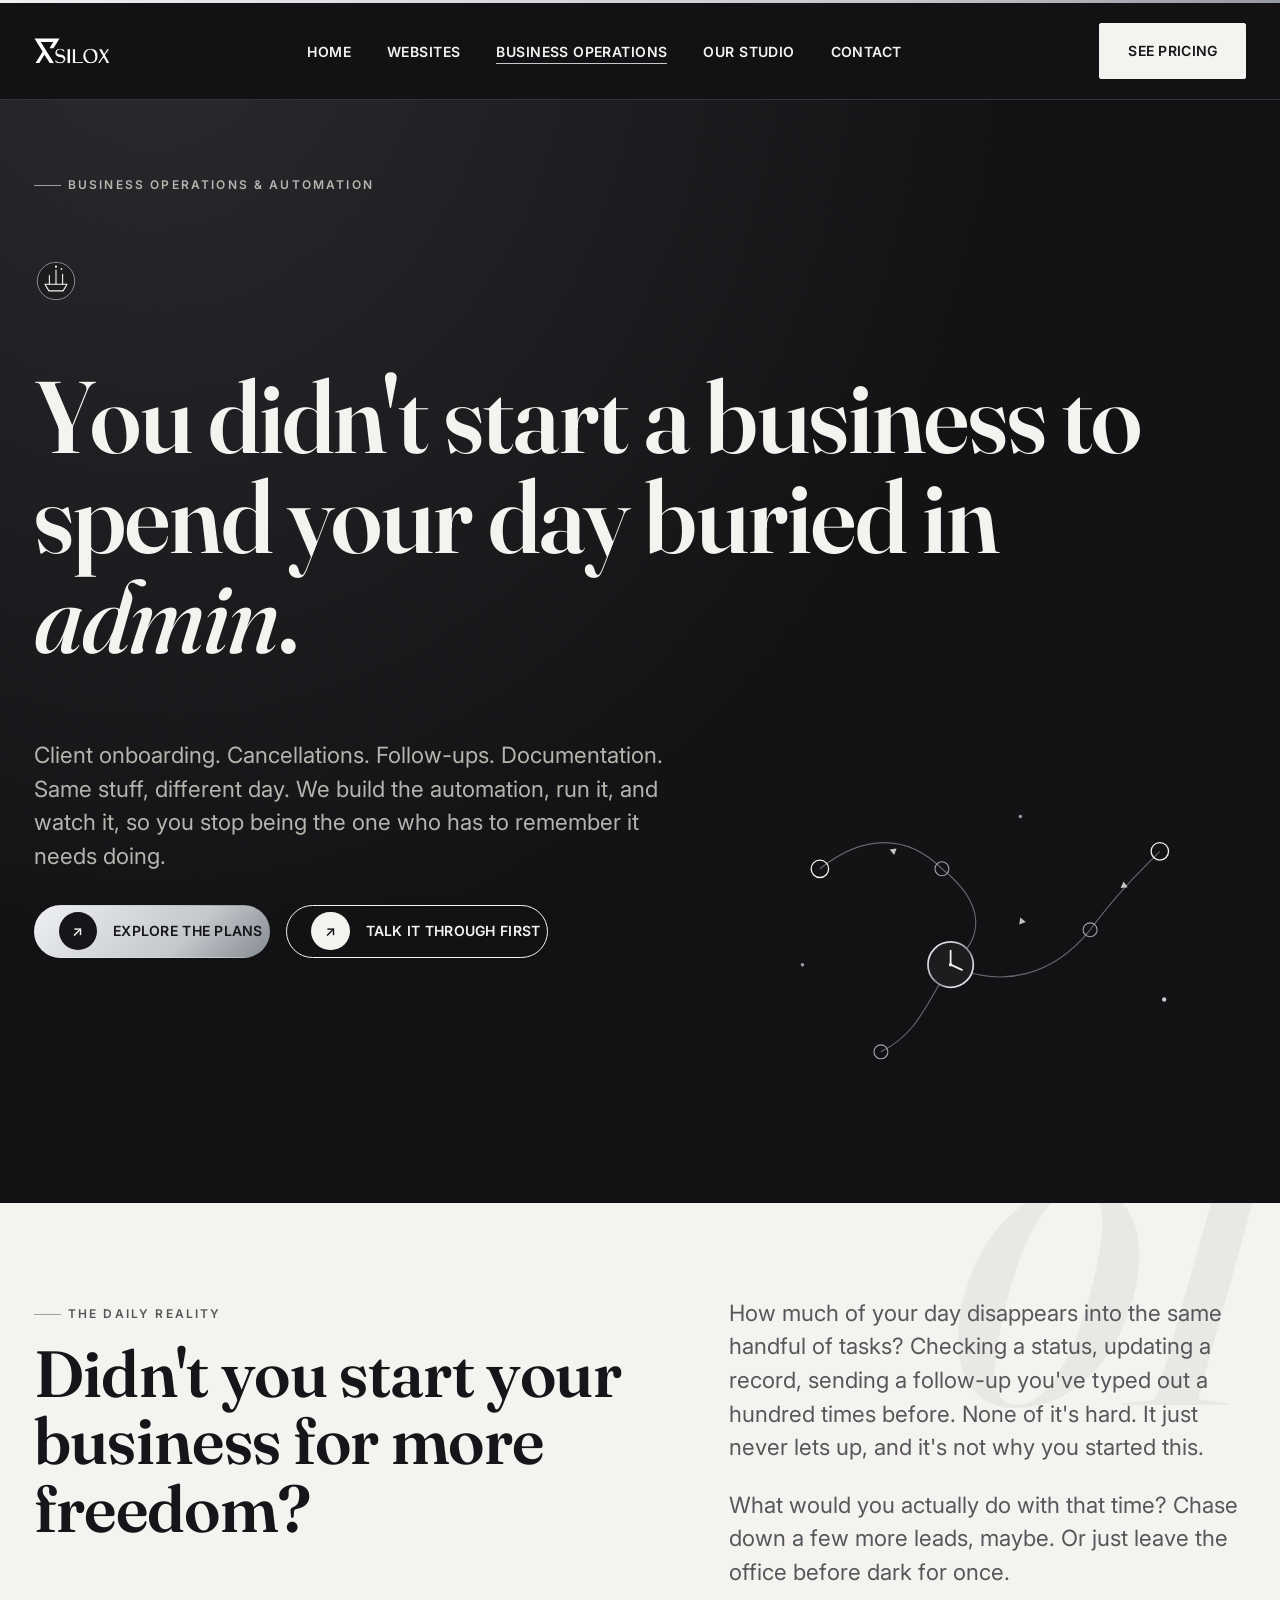
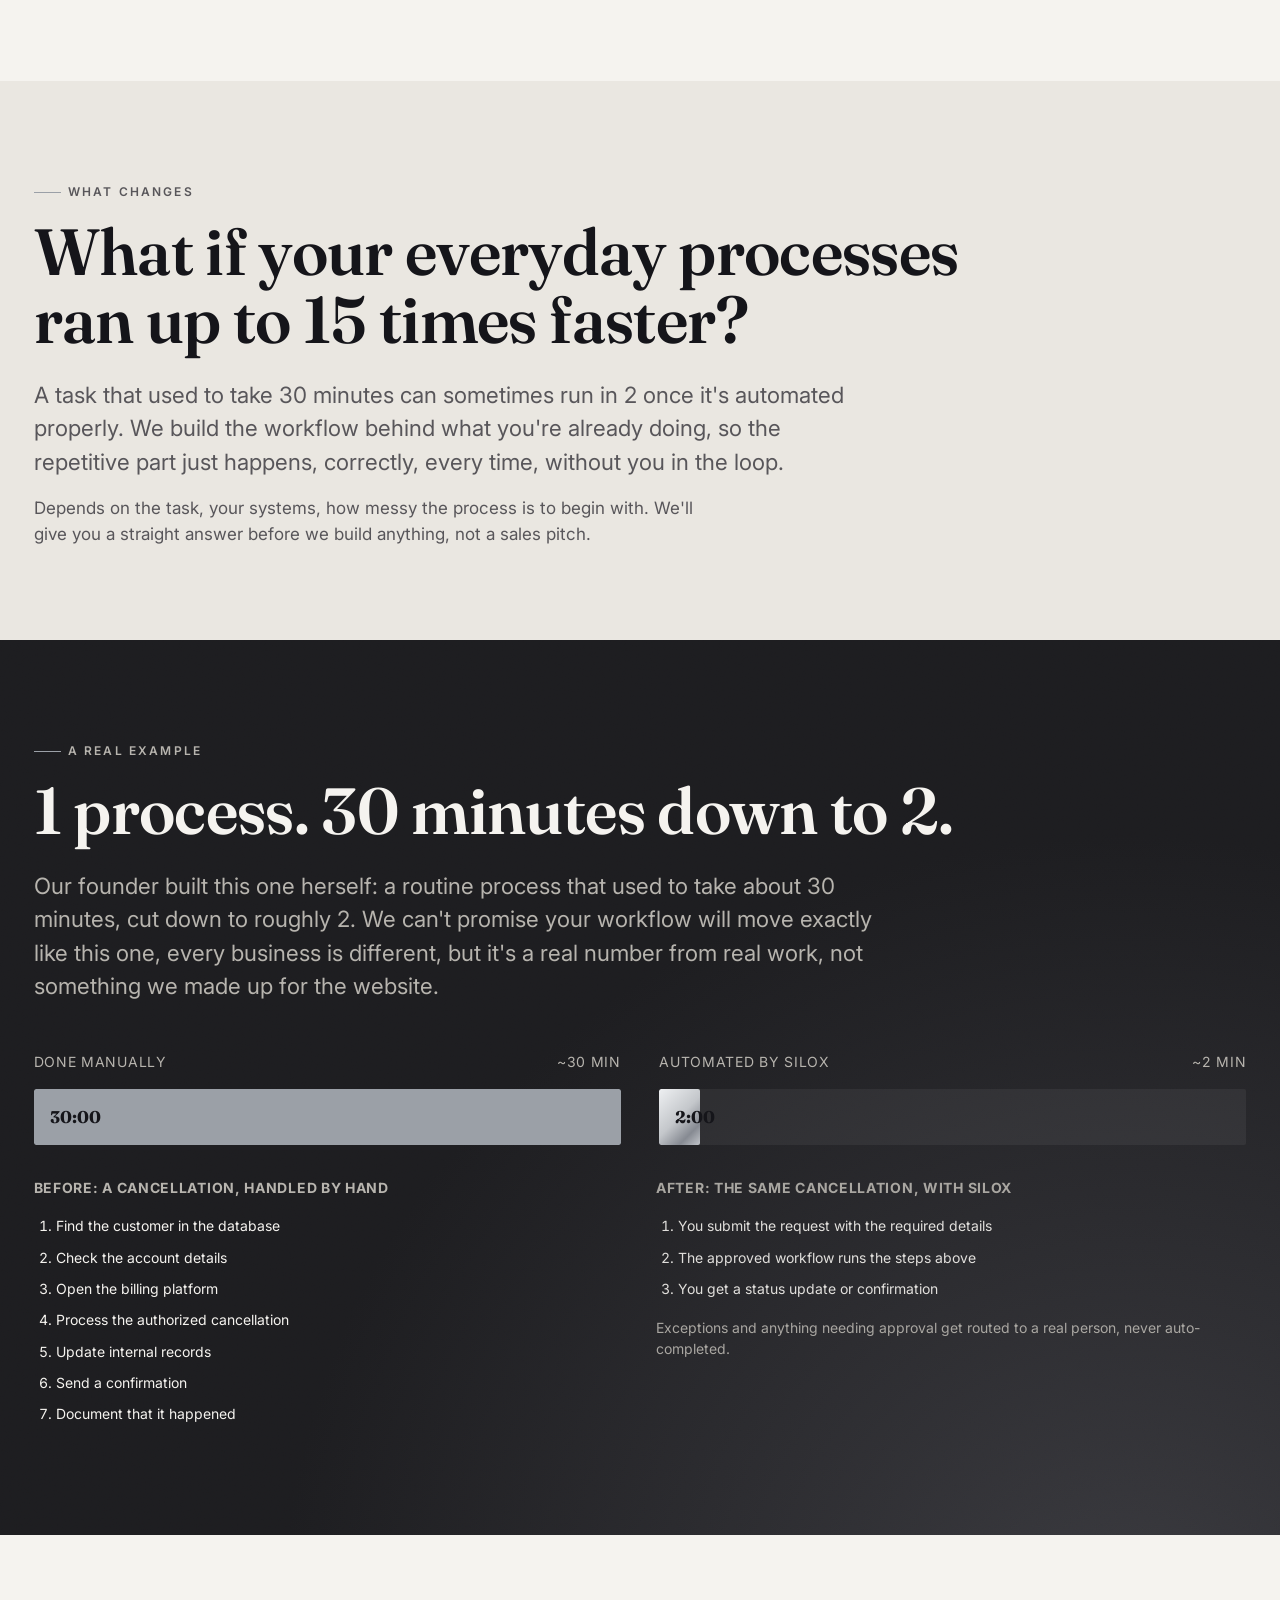
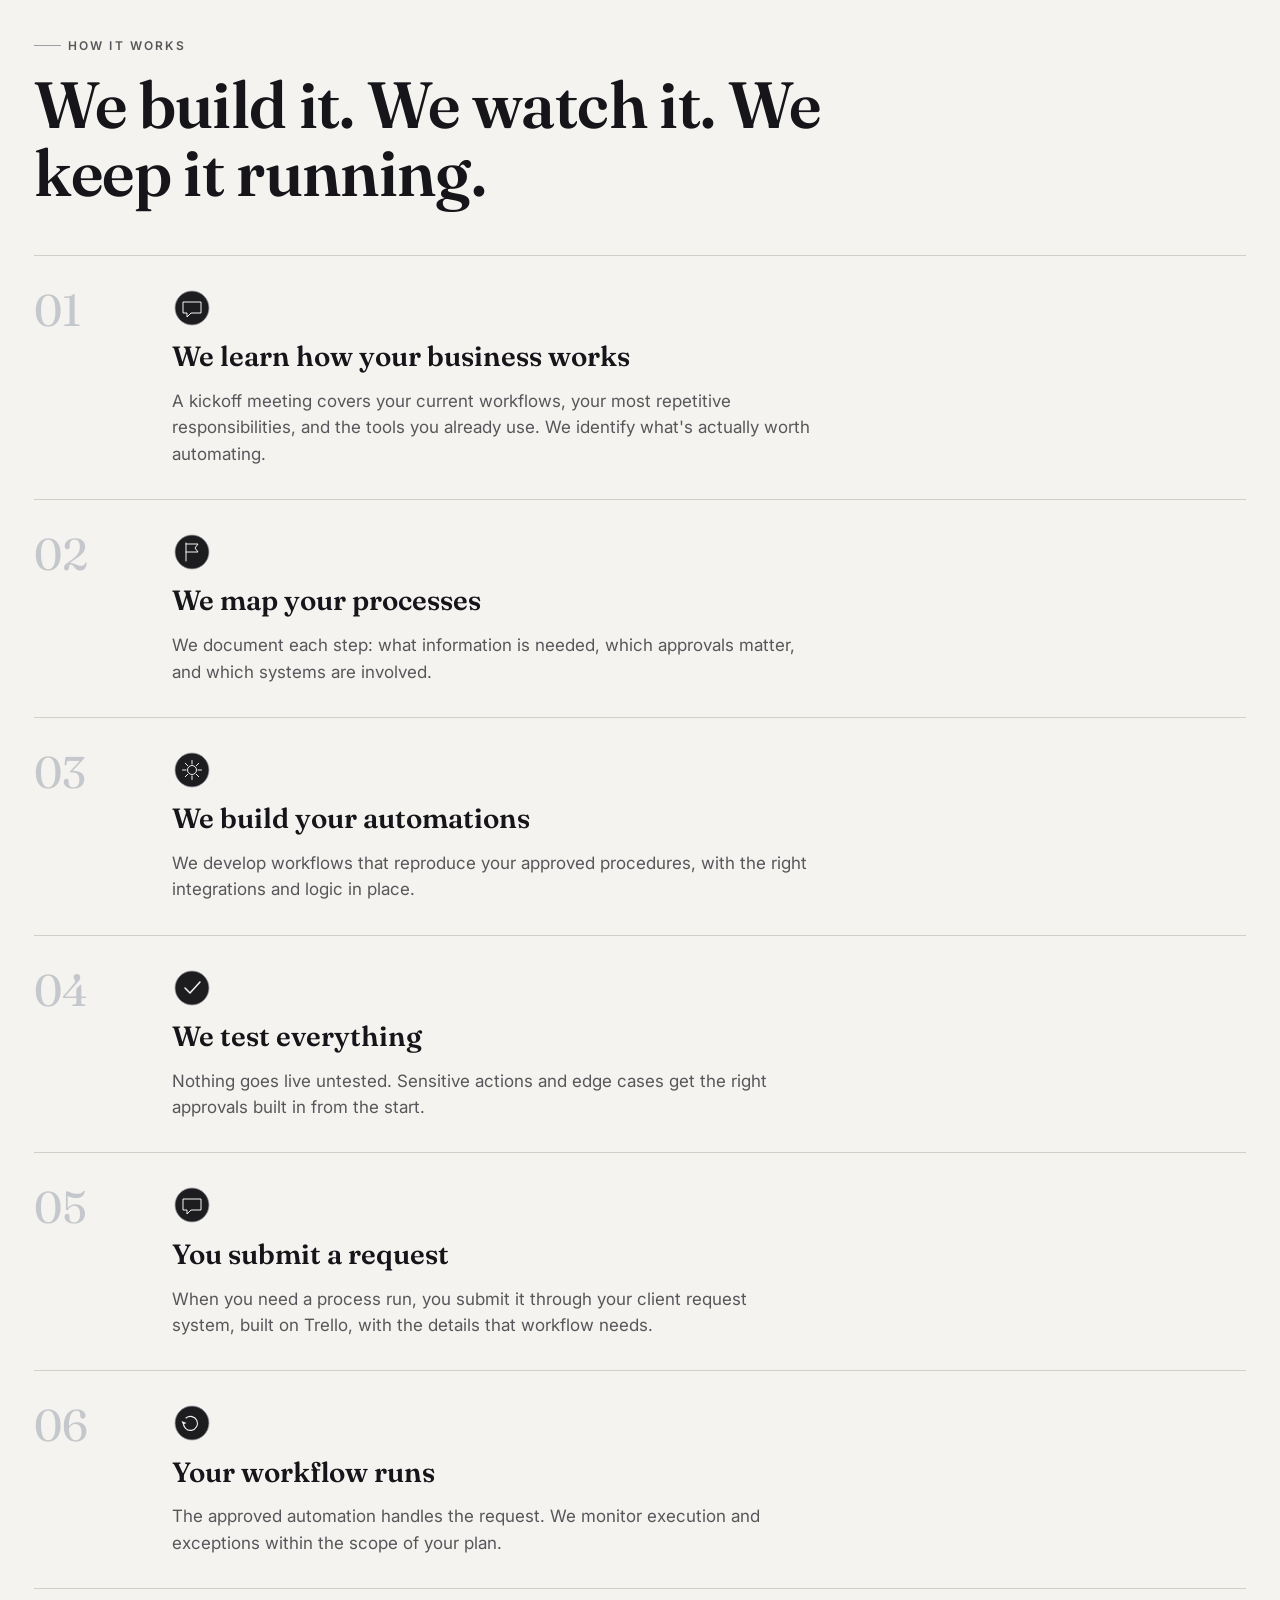
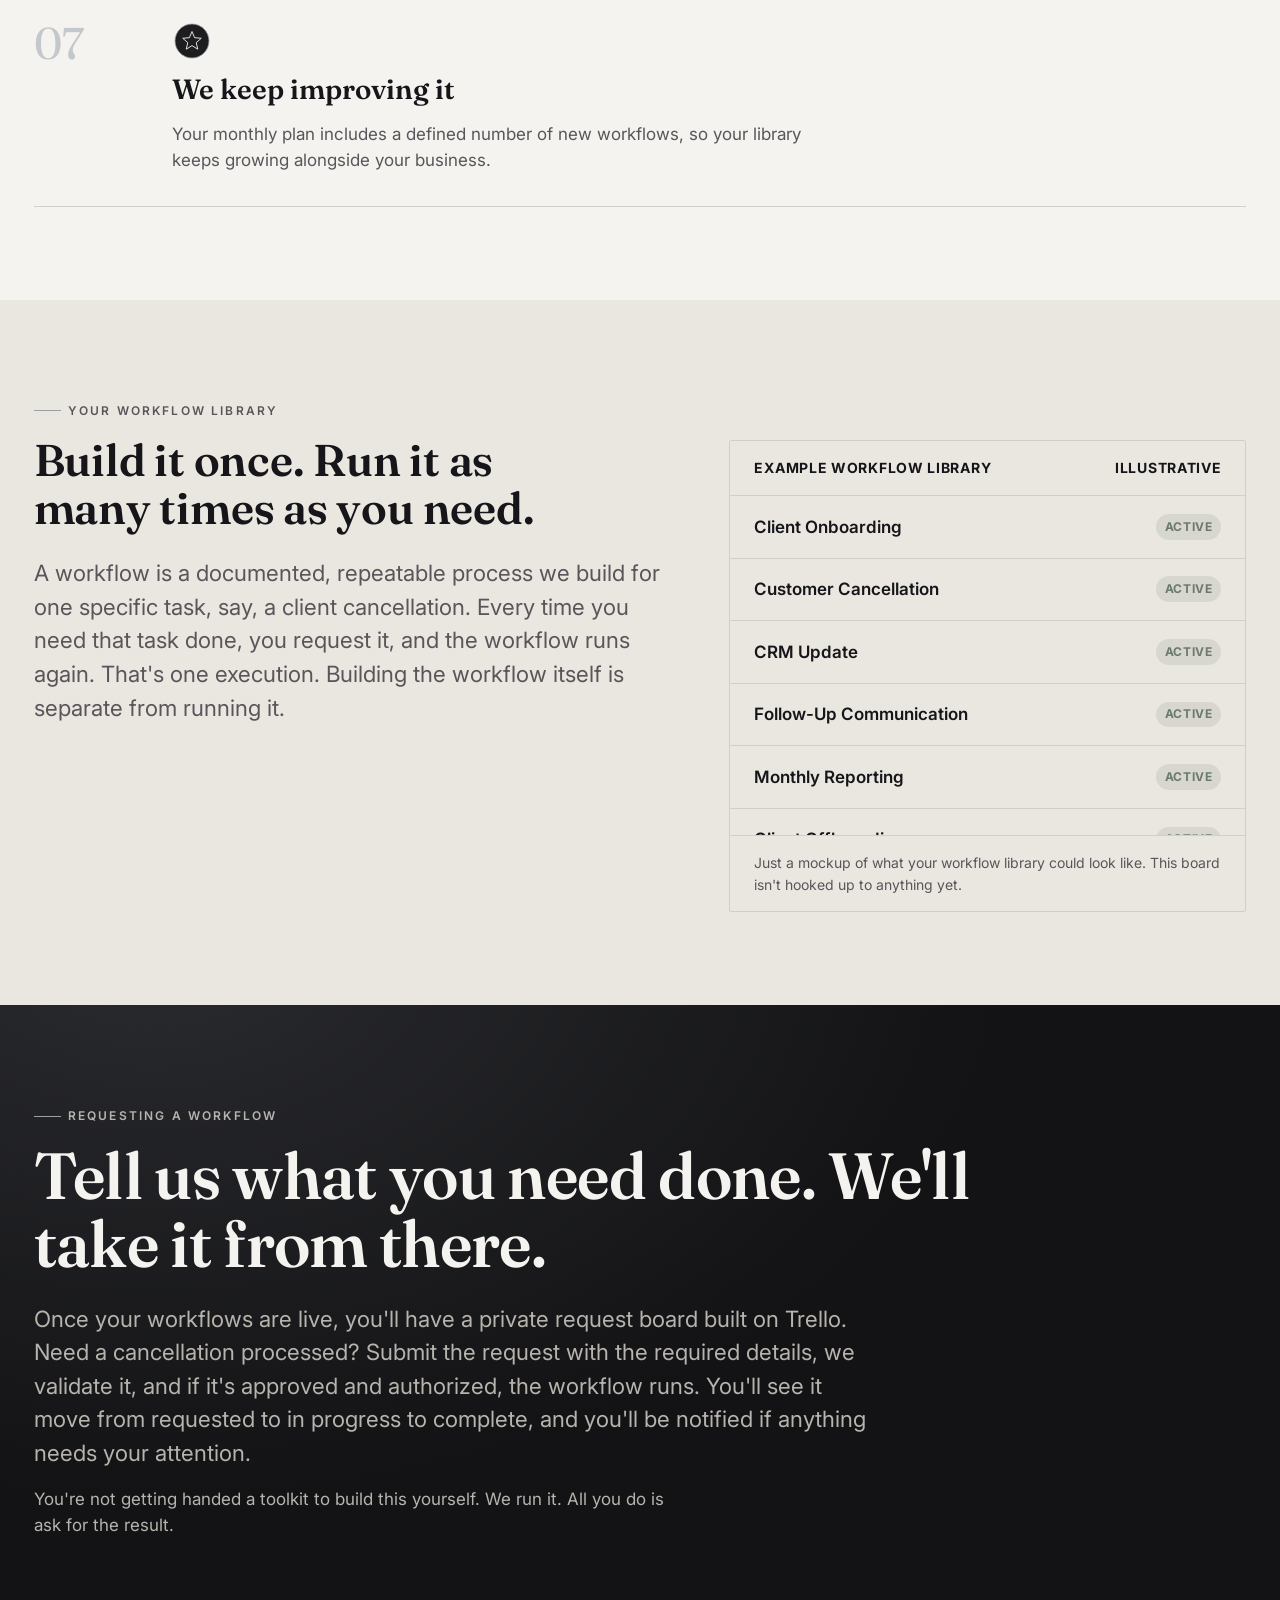
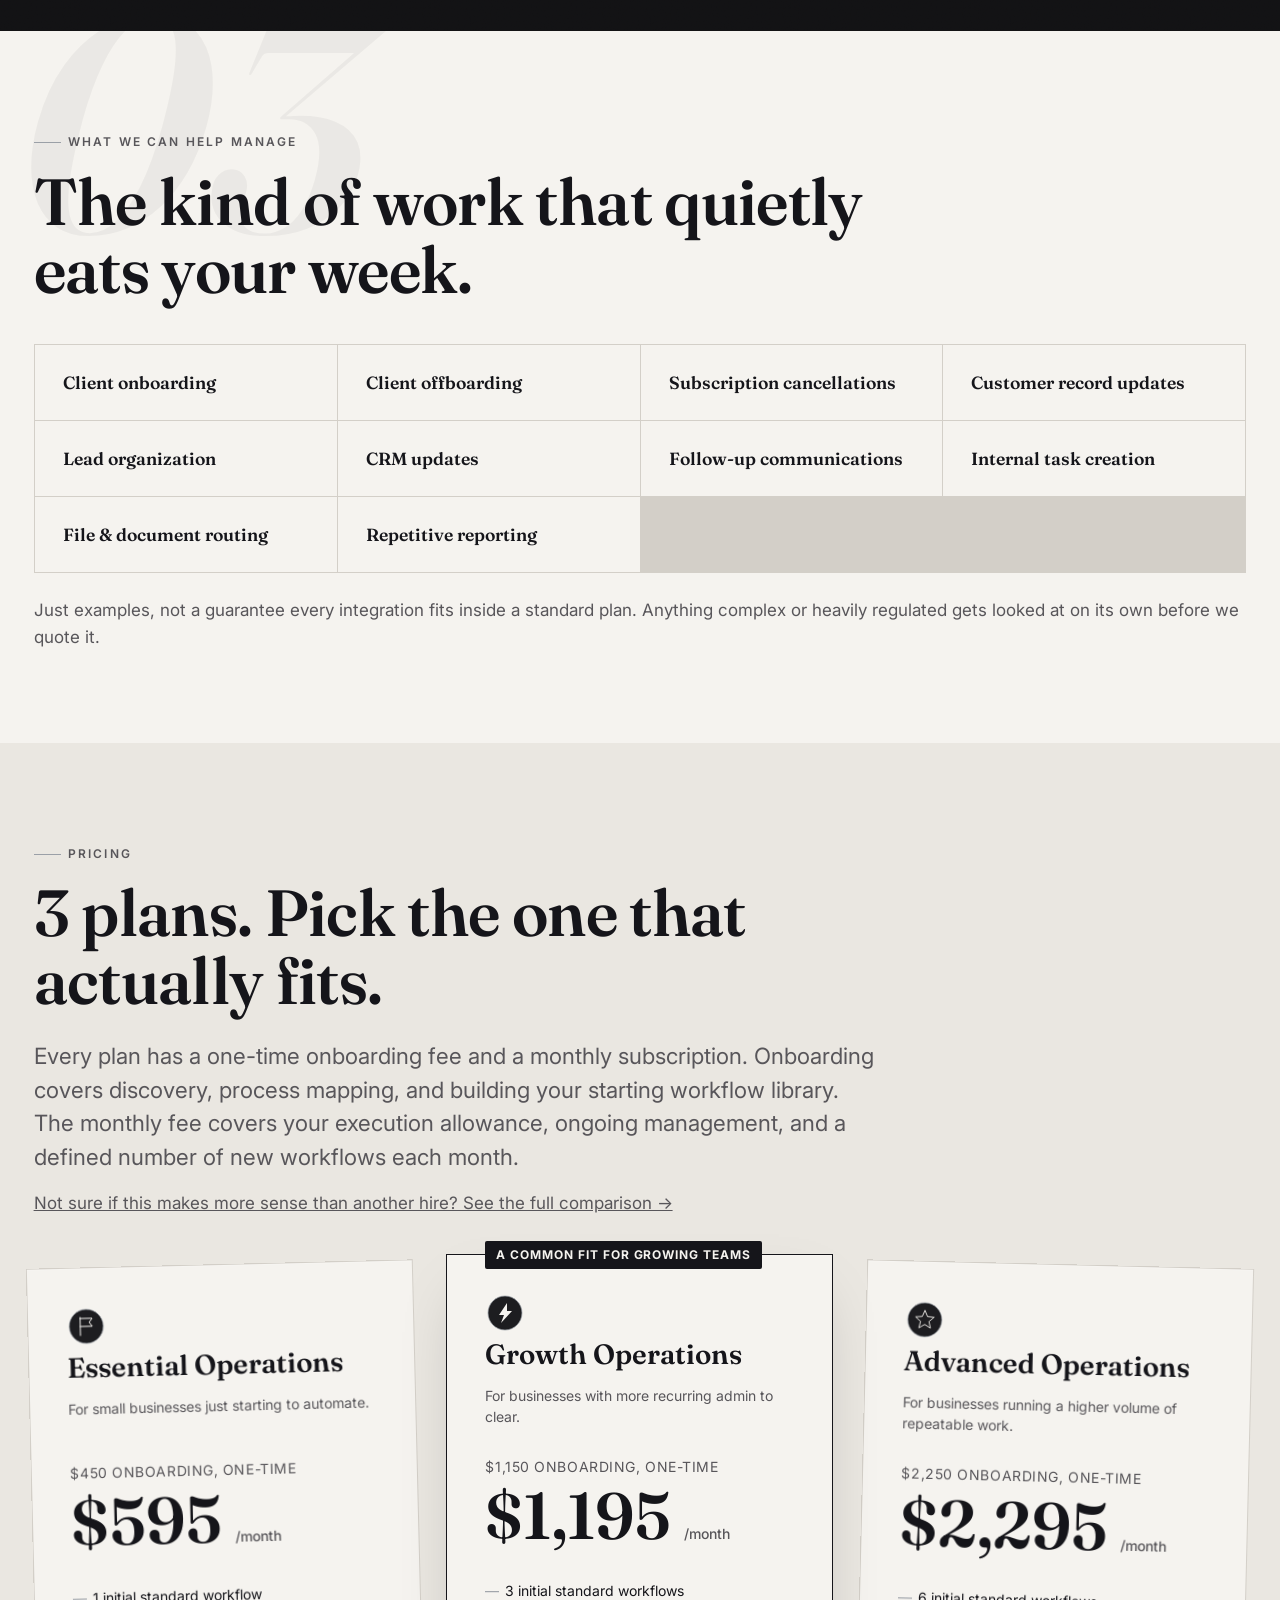
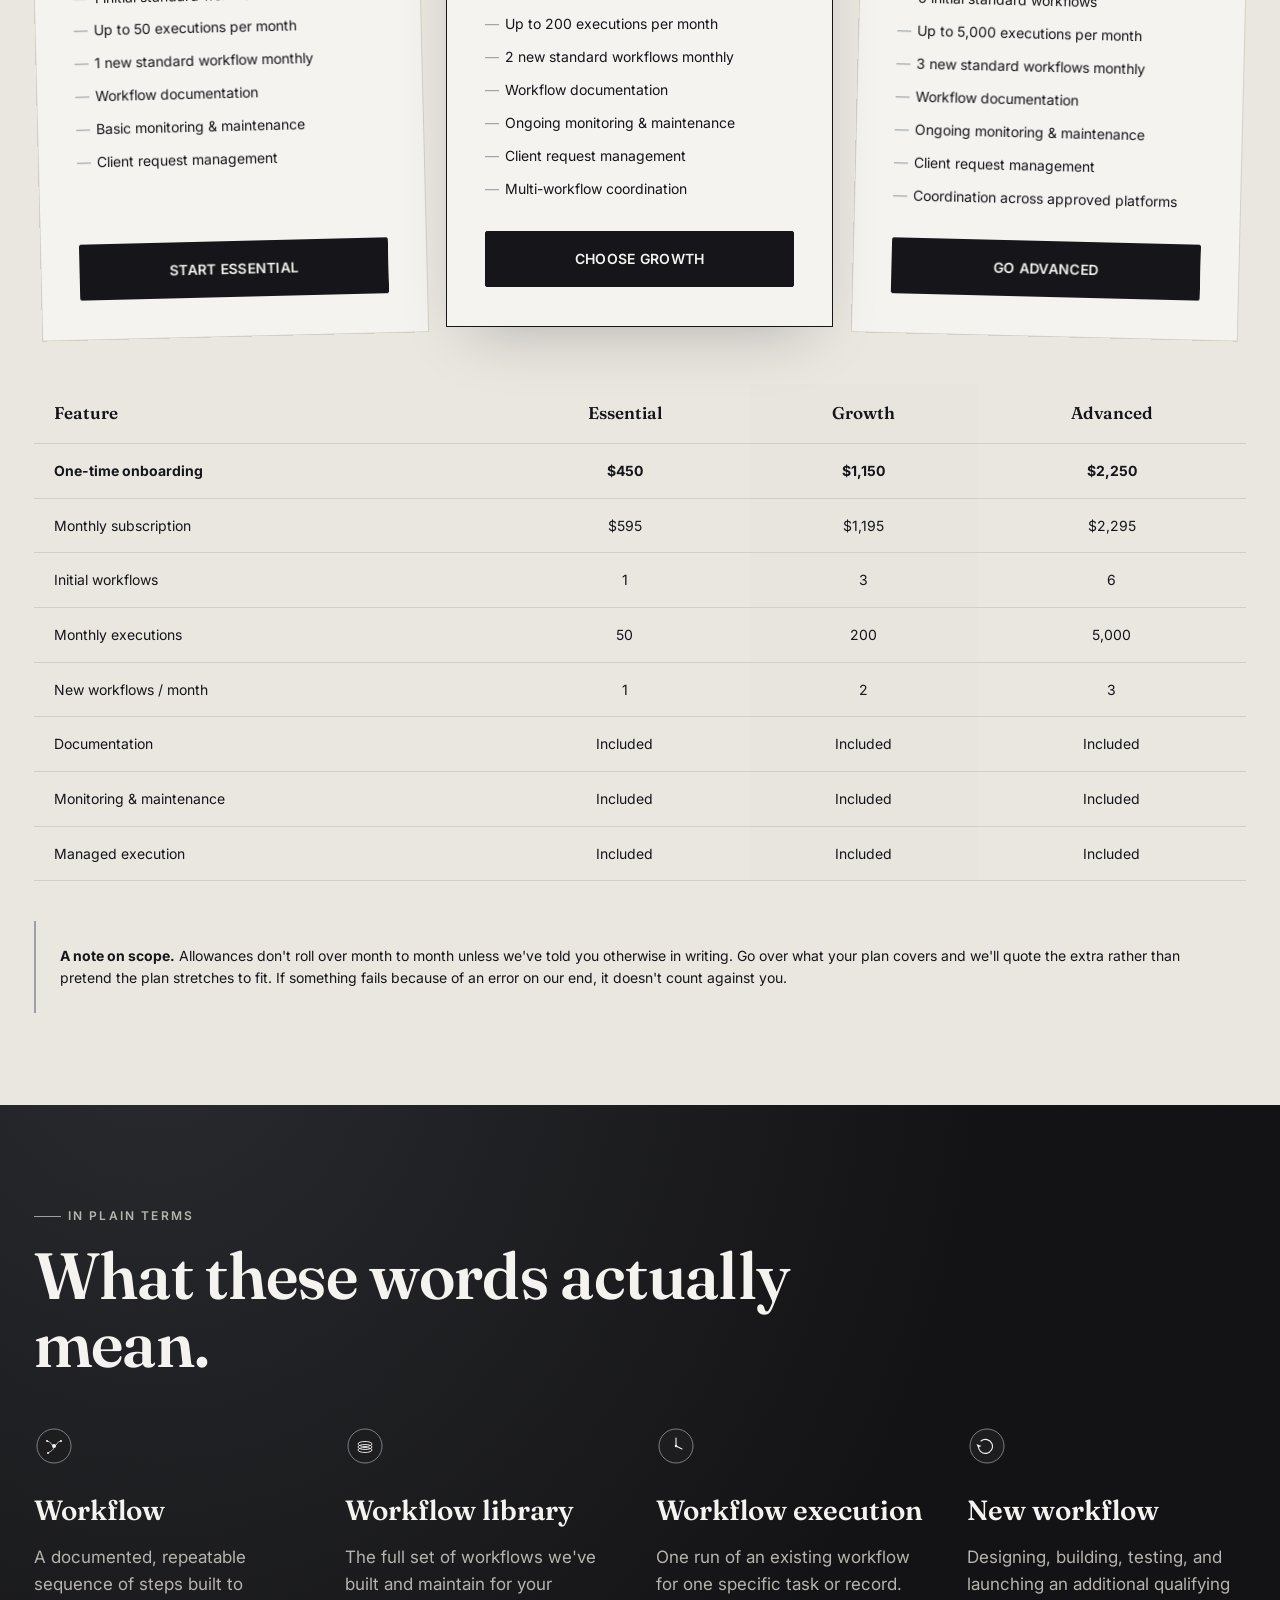
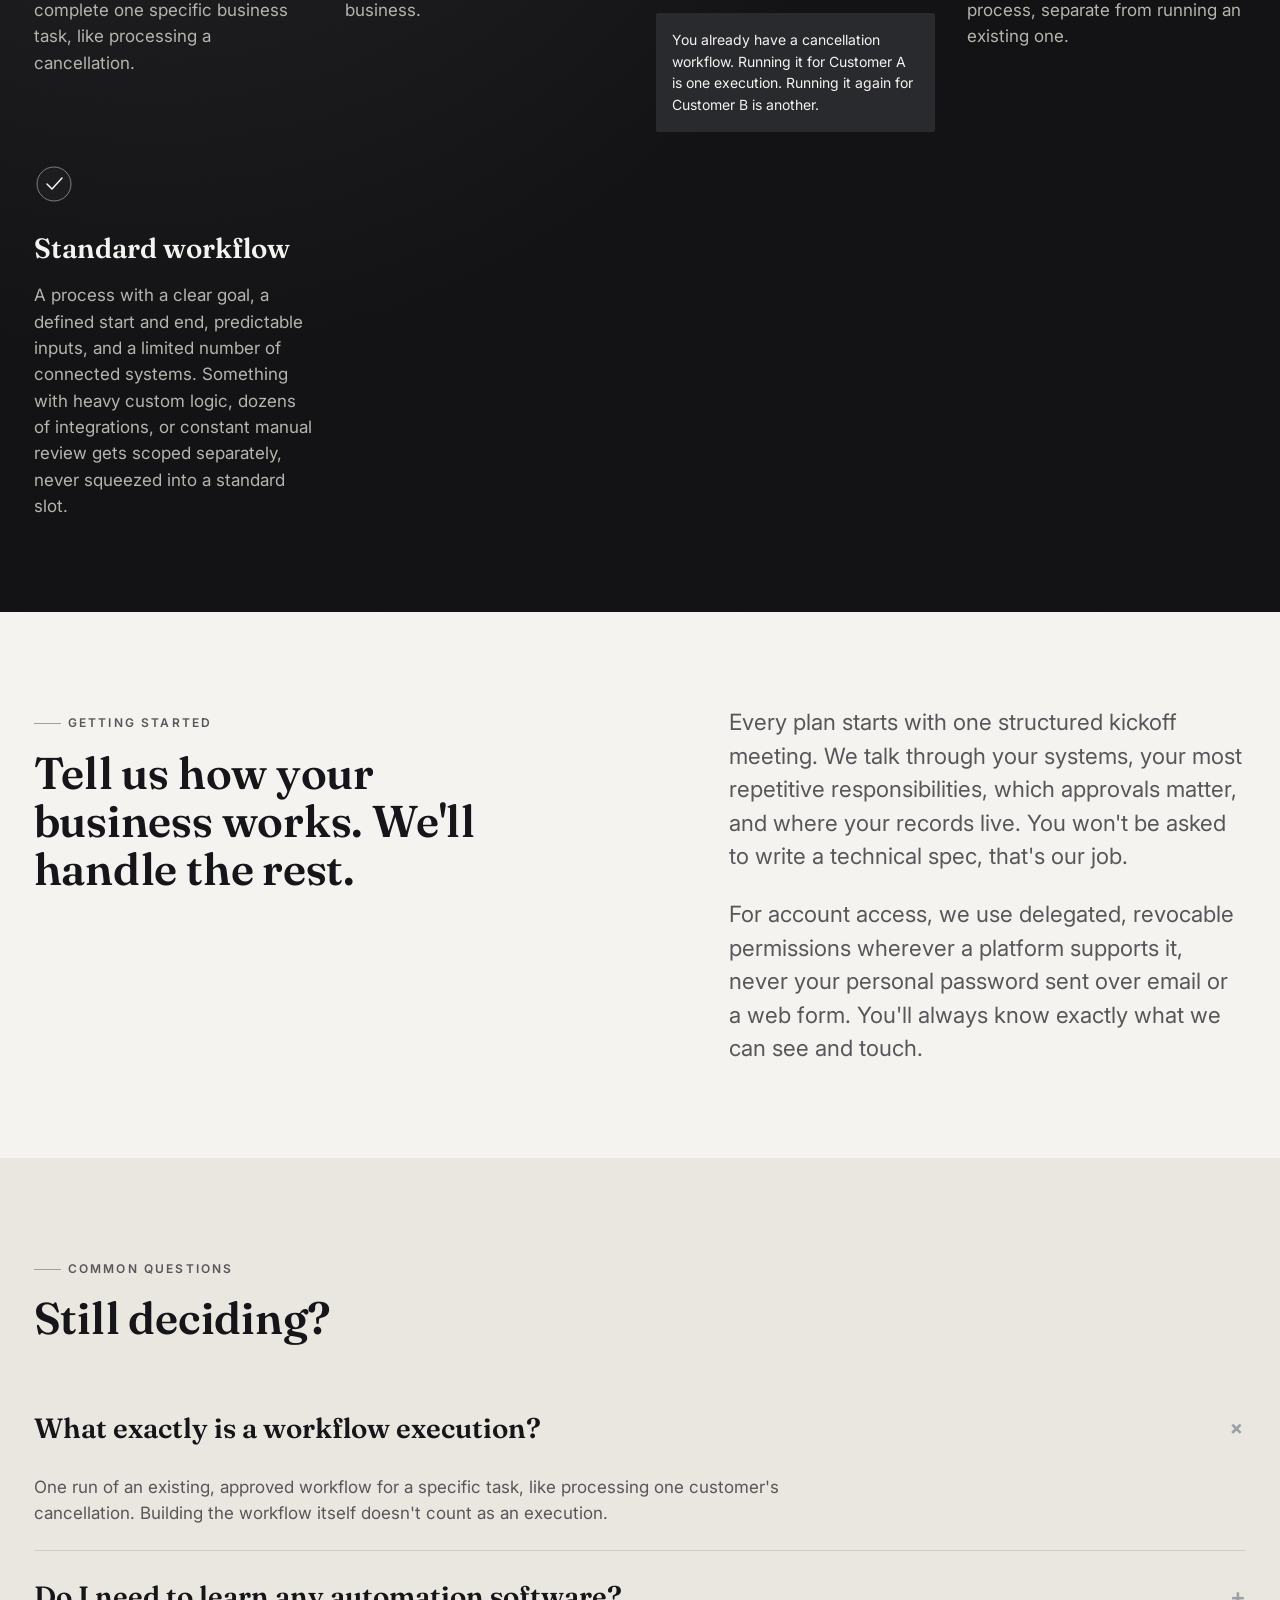
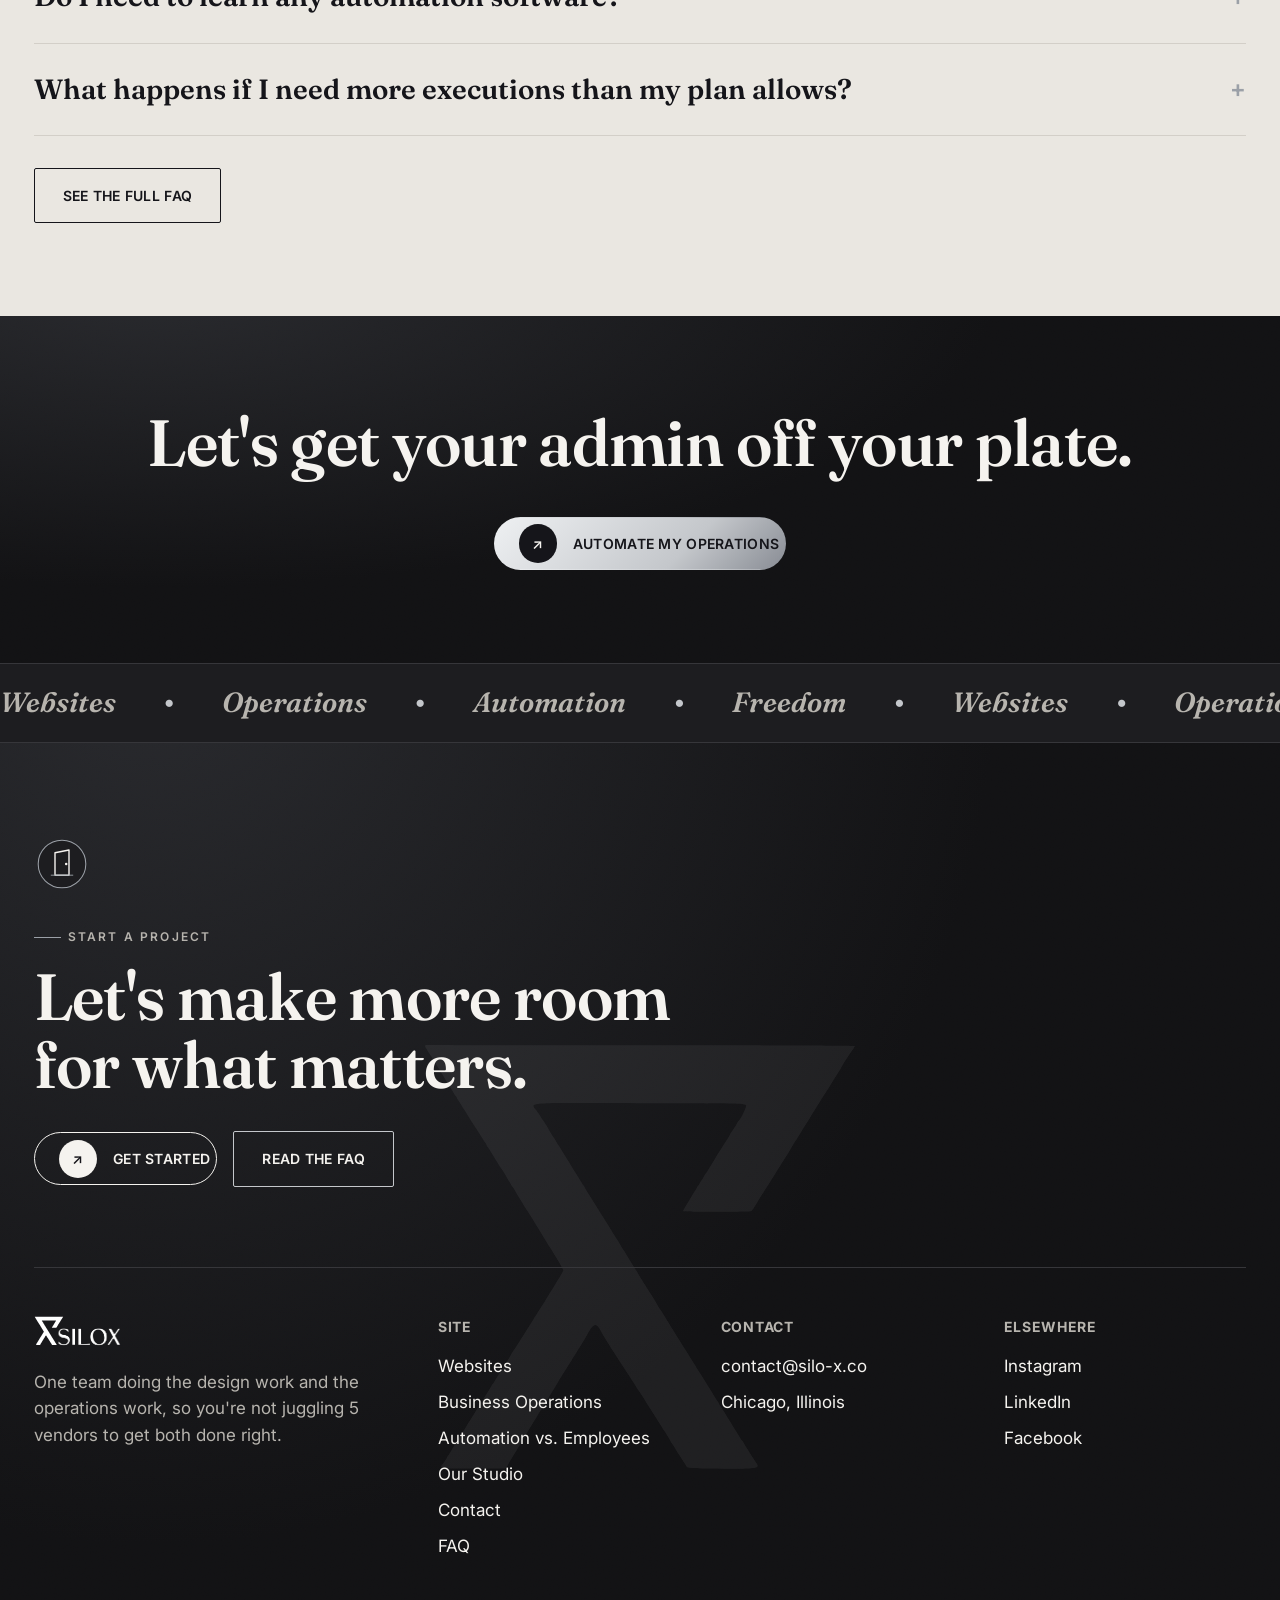
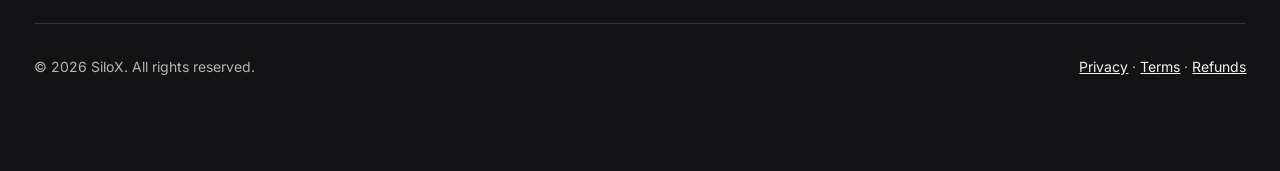
<file: site/operations.html>
<!DOCTYPE html>
<html lang="en">
<head>
<meta charset="UTF-8">
<meta name="viewport" content="width=device-width, initial-scale=1">
<title>Business Operations &amp; Automation — SiloX</title>
<meta name="description" content="SiloX documents your repetitive business processes, automates them, and manages the ongoing execution. You submit a request. We run the workflow.">
<link rel="canonical" href="https://silo-x.co/operations.html">
<link rel="stylesheet" href="css/styles.css">
</head>
<body>
<div class="chrome-top-edge"></div>
<a class="skip-link" href="#main">Skip to content</a>

<header class="site-header">
	<div class="wrap site-header__inner">
		<a class="site-logo" href="index.html"><img src="img/logo-horizontal-white.svg" alt="SiloX" width="140" height="48"></a>
		<nav class="primary-nav" id="primary-nav" aria-label="Primary">
			<ul>
				<li><a href="index.html">Home</a></li>
				<li><a href="websites.html">Websites</a></li>
				<li><a href="operations.html" aria-current="page">Business Operations</a></li>
				<li><a href="studio.html">Our Studio</a></li>
				<li><a href="contact.html">Contact</a></li>
			</ul>
		</nav>
		<div class="header-cta">
			<a class="btn btn--primary-on-dark" href="#pricing">See Pricing</a>
			<button class="nav-toggle" id="nav-toggle" aria-expanded="false" aria-controls="primary-nav"><span class="visually-hidden">Menu</span>☰</button>
		</div>
	</div>
</header>

<main id="main">

<!-- HERO -->
<section class="section--dark hero-section">
	<div class="wrap hero">
		<p class="eyebrow hero__eyebrow">Business Operations &amp; Automation</p>
		<div class="hero__motif-badge" aria-hidden="true">
			<span class="icon-chip" aria-hidden="true"><svg viewBox="0 0 80 80" xmlns="http://www.w3.org/2000/svg"><circle cx="40" cy="40" r="34" fill="#1d1d20" stroke="#9ba0a7" stroke-width="1.5"/><path d="M20 46 h40 l-7 12 h-26 z" fill="none" stroke="#f5f3ef" stroke-width="2" stroke-linecap="round" stroke-linejoin="round"/><line x1="28" y1="30" x2="28" y2="46" stroke="#f5f3ef" stroke-width="2" stroke-linecap="round"/><line x1="40" y1="20" x2="40" y2="46" stroke="#f5f3ef" stroke-width="2" stroke-linecap="round"/><line x1="52" y1="28" x2="52" y2="46" stroke="#f5f3ef" stroke-width="2" stroke-linecap="round"/><circle cx="40" cy="14" r="2" fill="#f5f3ef"/><circle cx="50" cy="18" r="1.6" fill="#f5f3ef"/></svg></span>
		</div>
		<h1 class="display-hero hero__headline">You didn't start a business to spend your day buried in <em class="accent">admin</em>.</h1>
		<div class="hero__sub hero__sub--with-visual">
			<div>
				<p class="lead hero__lede">Client onboarding. Cancellations. Follow-ups. Documentation. Same stuff, different day. We build the automation, run it, and watch it, so you stop being the one who has to remember it needs doing.</p>
				<div class="hero__cta btn-row">
					<a class="btn-soul btn-soul--chrome" href="#pricing"><span class="btn-soul__ring">↗</span> Explore the Plans</a>
					<a class="btn-soul btn-soul--on-dark" href="contact.html"><span class="btn-soul__ring">↗</span> Talk It Through First</a>
				</div>
			</div>
			<div class="hero-stage" aria-hidden="true">
				<img src="img/motif-operations.svg" alt="" width="560" height="430">
			</div>
		</div>
	</div>
</section>

<!-- PAIN POINTS -->
<section class="section section--light" style="overflow:hidden;">
	<span class="ghost-num" aria-hidden="true">01</span>
	<div class="wrap editorial-split" data-reveal>
		<div>
			<p class="eyebrow">The daily reality</p>
			<h2 class="display-h1" style="margin-top:1rem;max-width:18ch;">Didn't you start your business for more freedom?</h2>
		</div>
		<div>
			<p class="lead max-w-prose" style="max-width:52ch;">How much of your day disappears into the same handful of tasks? Checking a status, updating a record, sending a follow-up you've typed out a hundred times before. None of it's hard. It just never lets up, and it's not why you started this.</p>
			<p class="lead max-w-prose" style="max-width:52ch;margin-top:1.5rem;">What would you actually do with that time? Chase down a few more leads, maybe. Or just leave the office before dark for once.</p>
		</div>
	</div>
</section>

<!-- WHAT AUTOMATION CAN CHANGE -->
<section class="section section--paper">
	<div class="wrap" data-reveal>
		<p class="eyebrow">What changes</p>
		<h2 class="display-h1" style="margin-top:1rem;max-width:24ch;">What if your everyday processes ran up to 15 times faster?</h2>
		<p class="lead" style="margin-top:1.5rem;max-width:60ch;">A task that used to take 30 minutes can sometimes run in 2 once it's automated properly. We build the workflow behind what you're already doing, so the repetitive part just happens, correctly, every time, without you in the loop.</p>
		<p class="muted" style="margin-top:1rem;max-width:60ch;">Depends on the task, your systems, how messy the process is to begin with. We'll give you a straight answer before we build anything, not a sales pitch.</p>
	</div>
</section>

<!-- REAL EXAMPLE -->
<section class="section section--dark-alt">
	<div class="wrap" data-reveal>
		<p class="eyebrow">A real example</p>
		<h2 class="display-h1" style="margin-top:1rem;max-width:26ch;">1 process. 30 minutes down to 2.</h2>
		<p class="lead" style="margin-top:1.5rem;max-width:60ch;">Our founder built this one herself: a routine process that used to take about 30 minutes, cut down to roughly 2. We can't promise your workflow will move exactly like this one, every business is different, but it's a real number from real work, not something we made up for the website.</p>
		<div class="time-viz">
			<div class="time-viz__col">
				<div class="time-viz__label"><span>Done manually</span><span>~30 min</span></div>
				<div class="time-viz__bar-track"><div class="time-viz__bar time-viz__bar--manual">30:00</div></div>
			</div>
			<div class="time-viz__col">
				<div class="time-viz__label"><span>Automated by SiloX</span><span>~2 min</span></div>
				<div class="time-viz__bar-track"><div class="time-viz__bar time-viz__bar--auto">2:00</div></div>
			</div>
		</div>
		<div class="task-list-compare">
			<div class="task-list-compare__col">
				<h4>Before: a cancellation, handled by hand</h4>
				<ol>
					<li>Find the customer in the database</li>
					<li>Check the account details</li>
					<li>Open the billing platform</li>
					<li>Process the authorized cancellation</li>
					<li>Update internal records</li>
					<li>Send a confirmation</li>
					<li>Document that it happened</li>
				</ol>
			</div>
			<div class="task-list-compare__col task-list-compare__col--after">
				<h4>After: the same cancellation, with SiloX</h4>
				<ol>
					<li>You submit the request with the required details</li>
					<li>The approved workflow runs the steps above</li>
					<li>You get a status update or confirmation</li>
				</ol>
				<p class="muted" style="margin-top:1rem;font-size:var(--step-small);">Exceptions and anything needing approval get routed to a real person, never auto-completed.</p>
			</div>
		</div>
	</div>
</section>

<!-- HOW IT WORKS: 7 STEPS -->
<section class="section section--light">
	<div class="wrap" data-reveal>
		<p class="eyebrow">How it works</p>
		<h2 class="display-h1" style="margin-top:1rem;max-width:20ch;">We build it. We watch it. We keep it running.</h2>
		<div class="timeline">
			<div class="timeline-step">
				<span class="timeline-step__num">01</span>
				<div><span class="timeline-step__icon"><span class="icon-chip icon-chip--sm" aria-hidden="true"><svg viewBox="0 0 80 80" xmlns="http://www.w3.org/2000/svg"><circle cx="40" cy="40" r="34" fill="#1d1d20" stroke="#9ba0a7" stroke-width="1.5"/><path d="M22 28 h36 v22 h-20 l-8 8 v-8 h-8 z" fill="none" stroke="#f5f3ef" stroke-width="2" stroke-linejoin="round"/></svg></span></span><h3 class="timeline-step__title">We learn how your business works</h3><p class="timeline-step__desc">A kickoff meeting covers your current workflows, your most repetitive responsibilities, and the tools you already use. We identify what's actually worth automating.</p></div>
			</div>
			<div class="timeline-step">
				<span class="timeline-step__num">02</span>
				<div><span class="timeline-step__icon"><span class="icon-chip icon-chip--sm" aria-hidden="true"><svg viewBox="0 0 80 80" xmlns="http://www.w3.org/2000/svg"><circle cx="40" cy="40" r="34" fill="#1d1d20" stroke="#9ba0a7" stroke-width="1.5"/><g stroke="#f5f3ef" stroke-width="2" fill="none" stroke-linecap="round" stroke-linejoin="round"><line x1="28" y1="22" x2="28" y2="58"/><path d="M28 24 h24 l-6 8 l6 8 h-24"/></g></svg></span></span><h3 class="timeline-step__title">We map your processes</h3><p class="timeline-step__desc">We document each step: what information is needed, which approvals matter, and which systems are involved.</p></div>
			</div>
			<div class="timeline-step">
				<span class="timeline-step__num">03</span>
				<div><span class="timeline-step__icon"><span class="icon-chip icon-chip--sm" aria-hidden="true"><svg viewBox="0 0 80 80" xmlns="http://www.w3.org/2000/svg"><circle cx="40" cy="40" r="34" fill="#1d1d20" stroke="#9ba0a7" stroke-width="1.5"/><g fill="none" stroke="#f5f3ef" stroke-width="2"><circle cx="40" cy="40" r="9"/><path d="M40 21 v7 M40 52 v7 M21 40 h7 M52 40 h7 M26.5 26.5 l5 5 M48.5 48.5 l5 5 M26.5 53.5 l5 -5 M48.5 31.5 l5 -5" stroke-linecap="round"/></g></svg></span></span><h3 class="timeline-step__title">We build your automations</h3><p class="timeline-step__desc">We develop workflows that reproduce your approved procedures, with the right integrations and logic in place.</p></div>
			</div>
			<div class="timeline-step">
				<span class="timeline-step__num">04</span>
				<div><span class="timeline-step__icon"><span class="icon-chip icon-chip--sm" aria-hidden="true"><svg viewBox="0 0 80 80" xmlns="http://www.w3.org/2000/svg"><circle cx="40" cy="40" r="34" fill="#1d1d20" stroke="#9ba0a7" stroke-width="1.5"/><path d="M26 40 l10 10 l20 -22" fill="none" stroke="#f5f3ef" stroke-width="3" stroke-linecap="round" stroke-linejoin="round"/></svg></span></span><h3 class="timeline-step__title">We test everything</h3><p class="timeline-step__desc">Nothing goes live untested. Sensitive actions and edge cases get the right approvals built in from the start.</p></div>
			</div>
			<div class="timeline-step">
				<span class="timeline-step__num">05</span>
				<div><span class="timeline-step__icon"><span class="icon-chip icon-chip--sm" aria-hidden="true"><svg viewBox="0 0 80 80" xmlns="http://www.w3.org/2000/svg"><circle cx="40" cy="40" r="34" fill="#1d1d20" stroke="#9ba0a7" stroke-width="1.5"/><path d="M22 28 h36 v22 h-20 l-8 8 v-8 h-8 z" fill="none" stroke="#f5f3ef" stroke-width="2" stroke-linejoin="round"/></svg></span></span><h3 class="timeline-step__title">You submit a request</h3><p class="timeline-step__desc">When you need a process run, you submit it through your client request system, built on Trello, with the details that workflow needs.</p></div>
			</div>
			<div class="timeline-step">
				<span class="timeline-step__num">06</span>
				<div><span class="timeline-step__icon"><span class="icon-chip icon-chip--sm" aria-hidden="true"><svg viewBox="0 0 80 80" xmlns="http://www.w3.org/2000/svg"><circle cx="40" cy="40" r="34" fill="#1d1d20" stroke="#9ba0a7" stroke-width="1.5"/><path d="M28 30 a14 14 0 1 1 -5 9" fill="none" stroke="#f5f3ef" stroke-width="2.2" stroke-linecap="round"/><path d="M19 36 l3 7 l7 -3 z" fill="#f5f3ef"/></svg></span></span><h3 class="timeline-step__title">Your workflow runs</h3><p class="timeline-step__desc">The approved automation handles the request. We monitor execution and exceptions within the scope of your plan.</p></div>
			</div>
			<div class="timeline-step">
				<span class="timeline-step__num">07</span>
				<div><span class="timeline-step__icon"><span class="icon-chip icon-chip--sm" aria-hidden="true"><svg viewBox="0 0 80 80" xmlns="http://www.w3.org/2000/svg"><circle cx="40" cy="40" r="34" fill="#1d1d20" stroke="#9ba0a7" stroke-width="1.5"/><path d="M40 21 l5.2 12.4 13.3 1.1 -10 8.8 3 13 -11.5 -7 -11.5 7 3 -13 -10 -8.8 13.3 -1.1 z" fill="none" stroke="#f5f3ef" stroke-width="1.8" stroke-linejoin="round"/></svg></span></span><h3 class="timeline-step__title">We keep improving it</h3><p class="timeline-step__desc">Your monthly plan includes a defined number of new workflows, so your library keeps growing alongside your business.</p></div>
			</div>
		</div>
	</div>
</section>

<!-- WORKFLOW LIBRARY -->
<section class="section section--paper">
	<div class="wrap editorial-split" data-reveal>
		<div>
			<p class="eyebrow">Your workflow library</p>
			<h2 class="display-h2" style="margin-top:1rem;max-width:18ch;">Build it once. Run it as many times as you need.</h2>
			<p class="lead max-w-prose" style="max-width:48ch;margin-top:1.5rem;">A workflow is a documented, repeatable process we build for one specific task, say, a client cancellation. Every time you need that task done, you request it, and the workflow runs again. That's one execution. Building the workflow itself is separate from running it.</p>
		</div>
		<div>
			<div class="workflow-demo">
				<div class="workflow-demo__header"><span>Example workflow library</span><span>Illustrative</span></div>
				<div class="workflow-demo__list">
					<div class="workflow-demo__item"><span class="workflow-demo__name">Client Onboarding</span><span class="workflow-demo__status">Active</span></div>
					<div class="workflow-demo__item"><span class="workflow-demo__name">Customer Cancellation</span><span class="workflow-demo__status">Active</span></div>
					<div class="workflow-demo__item"><span class="workflow-demo__name">CRM Update</span><span class="workflow-demo__status">Active</span></div>
					<div class="workflow-demo__item"><span class="workflow-demo__name">Follow-Up Communication</span><span class="workflow-demo__status">Active</span></div>
					<div class="workflow-demo__item"><span class="workflow-demo__name">Monthly Reporting</span><span class="workflow-demo__status">Active</span></div>
					<div class="workflow-demo__item"><span class="workflow-demo__name">Client Offboarding</span><span class="workflow-demo__status">Active</span></div>
					<div class="workflow-demo__item"><span class="workflow-demo__name">New Lead Routing</span><span class="workflow-demo__status">Active</span></div>
					<div class="workflow-demo__item"><span class="workflow-demo__name">Invoice Reminders</span><span class="workflow-demo__status">Active</span></div>
					<div class="workflow-demo__item"><span class="workflow-demo__name">Maintenance Request Triage</span><span class="workflow-demo__status">Active</span></div>
					<div class="workflow-demo__item"><span class="workflow-demo__name">Document Filing</span><span class="workflow-demo__status">Active</span></div>
					<div class="workflow-demo__item"><span class="workflow-demo__name">Appointment Scheduling</span><span class="workflow-demo__status">Active</span></div>
					<div class="workflow-demo__item"><span class="workflow-demo__name">Review Request Follow-Up</span><span class="workflow-demo__status">Active</span></div>
					<div class="workflow-demo__item"><span class="workflow-demo__name">Renewal Reminders</span><span class="workflow-demo__status">Active</span></div>
					<div class="workflow-demo__item"><span class="workflow-demo__name">Vendor Payment Tracking</span><span class="workflow-demo__status">Active</span></div>
					<div class="workflow-demo__item"><span class="workflow-demo__name">Internal Task Creation</span><span class="workflow-demo__status">Active</span></div>
				</div>
				<div class="workflow-demo__footer">Just a mockup of what your workflow library could look like. This board isn't hooked up to anything yet.</div>
			</div>
		</div>
	</div>
</section>

<!-- CLIENT REQUEST EXPERIENCE -->
<section class="section section--dark">
	<div class="wrap" data-reveal>
		<p class="eyebrow">Requesting a workflow</p>
		<h2 class="display-h1" style="margin-top:1rem;max-width:22ch;">Tell us what you need done. We'll take it from there.</h2>
		<p class="lead" style="margin-top:1.5rem;max-width:60ch;">Once your workflows are live, you'll have a private request board built on Trello. Need a cancellation processed? Submit the request with the required details, we validate it, and if it's approved and authorized, the workflow runs. You'll see it move from requested to in progress to complete, and you'll be notified if anything needs your attention.</p>
		<p class="muted" style="margin-top:1rem;max-width:60ch;">You're not getting handed a toolkit to build this yourself. We run it. All you do is ask for the result.</p>
	</div>
</section>

<!-- EXAMPLES OF PROCESSES -->
<section class="section section--light" style="overflow:hidden;">
	<span class="ghost-num ghost-num--left" aria-hidden="true">03</span>
	<div class="wrap" data-reveal>
		<p class="eyebrow">What we can help manage</p>
		<h2 class="display-h1" style="margin-top:1rem;max-width:20ch;">The kind of work that quietly eats your week.</h2>
		<div class="services-grid" style="margin-top:2.5rem;">
			<div class="service-card service-card--compact"><span class="service-card__title" style="font-size:1.1rem;">Client onboarding</span></div>
			<div class="service-card service-card--compact"><span class="service-card__title" style="font-size:1.1rem;">Client offboarding</span></div>
			<div class="service-card service-card--compact"><span class="service-card__title" style="font-size:1.1rem;">Subscription cancellations</span></div>
			<div class="service-card service-card--compact"><span class="service-card__title" style="font-size:1.1rem;">Customer record updates</span></div>
			<div class="service-card service-card--compact"><span class="service-card__title" style="font-size:1.1rem;">Lead organization</span></div>
			<div class="service-card service-card--compact"><span class="service-card__title" style="font-size:1.1rem;">CRM updates</span></div>
			<div class="service-card service-card--compact"><span class="service-card__title" style="font-size:1.1rem;">Follow-up communications</span></div>
			<div class="service-card service-card--compact"><span class="service-card__title" style="font-size:1.1rem;">Internal task creation</span></div>
			<div class="service-card service-card--compact"><span class="service-card__title" style="font-size:1.1rem;">File &amp; document routing</span></div>
			<div class="service-card service-card--compact"><span class="service-card__title" style="font-size:1.1rem;">Repetitive reporting</span></div>
		</div>
		<p class="muted" style="margin-top:1.5rem;">Just examples, not a guarantee every integration fits inside a standard plan. Anything complex or heavily regulated gets looked at on its own before we quote it.</p>
	</div>
</section>

<!-- PRICING -->
<section class="section section--paper" id="pricing">
	<div class="wrap" data-reveal>
		<p class="eyebrow">Pricing</p>
		<h2 class="display-h1" style="margin-top:1rem;max-width:20ch;">3 plans. Pick the one that actually fits.</h2>
		<p class="lead" style="margin-top:1.5rem;max-width:60ch;">Every plan has a one-time onboarding fee and a monthly subscription. Onboarding covers discovery, process mapping, and building your starting workflow library. The monthly fee covers your execution allowance, ongoing management, and a defined number of new workflows each month.</p>
		<p class="muted" style="margin-top:1rem;"><a href="automation-vs-employees.html" style="color:inherit;text-decoration:underline;">Not sure if this makes more sense than another hire? See the full comparison →</a></p>

		<div class="pricing-grid pricing-grid--fan">
			<div class="pricing-card" data-tilt>
				<span class="tilt-glare" aria-hidden="true"></span>
				<span class="tilt-edge" aria-hidden="true"></span>
				<span class="icon-chip icon-chip--sm" aria-hidden="true"><svg viewBox="0 0 80 80" xmlns="http://www.w3.org/2000/svg"><circle cx="40" cy="40" r="34" fill="#1d1d20" stroke="#9ba0a7" stroke-width="1.5"/><g stroke="#f5f3ef" stroke-width="2" fill="none" stroke-linecap="round" stroke-linejoin="round"><line x1="28" y1="22" x2="28" y2="58"/><path d="M28 24 h24 l-6 8 l6 8 h-24"/></g></svg></span>
				<h3 class="pricing-card__name">Essential Operations</h3>
				<p class="pricing-card__tagline">For small businesses just starting to automate.</p>
				<div class="pricing-card__fees">
					<div class="pricing-card__onboarding">$450 onboarding, one-time</div>
					<div class="pricing-card__price">$595 <small>/month</small></div>
				</div>
				<ul class="pricing-card__list">
					<li>1 initial standard workflow</li>
					<li>Up to 50 executions per month</li>
					<li>1 new standard workflow monthly</li>
					<li>Workflow documentation</li>
					<li>Basic monitoring &amp; maintenance</li>
					<li>Client request management</li>
				</ul>
				<a class="btn btn--primary-on-light btn--block" href="enroll.html?plan=essential">Start Essential</a>
			</div>

			<div class="pricing-card pricing-card--featured" data-tilt>
				<span class="tilt-glare" aria-hidden="true"></span>
				<span class="tilt-edge" aria-hidden="true"></span>
				<span class="pricing-card__badge">A common fit for growing teams</span>
				<span class="icon-chip icon-chip--sm" aria-hidden="true"><svg viewBox="0 0 80 80" xmlns="http://www.w3.org/2000/svg"><circle cx="40" cy="40" r="34" fill="#1d1d20" stroke="#9ba0a7" stroke-width="1.5"/><path d="M44 20 L28 44 h10 l-6 16 L54 36 H44 Z" fill="#f5f3ef"/></svg></span>
				<h3 class="pricing-card__name">Growth Operations</h3>
				<p class="pricing-card__tagline">For businesses with more recurring admin to clear.</p>
				<div class="pricing-card__fees">
					<div class="pricing-card__onboarding">$1,150 onboarding, one-time</div>
					<div class="pricing-card__price">$1,195 <small>/month</small></div>
				</div>
				<ul class="pricing-card__list">
					<li>3 initial standard workflows</li>
					<li>Up to 200 executions per month</li>
					<li>2 new standard workflows monthly</li>
					<li>Workflow documentation</li>
					<li>Ongoing monitoring &amp; maintenance</li>
					<li>Client request management</li>
					<li>Multi-workflow coordination</li>
				</ul>
				<a class="btn btn--primary-on-light btn--block" href="enroll.html?plan=growth">Choose Growth</a>
			</div>

			<div class="pricing-card" data-tilt>
				<span class="tilt-glare" aria-hidden="true"></span>
				<span class="tilt-edge" aria-hidden="true"></span>
				<span class="icon-chip icon-chip--sm" aria-hidden="true"><svg viewBox="0 0 80 80" xmlns="http://www.w3.org/2000/svg"><circle cx="40" cy="40" r="34" fill="#1d1d20" stroke="#9ba0a7" stroke-width="1.5"/><path d="M40 21 l5.2 12.4 13.3 1.1 -10 8.8 3 13 -11.5 -7 -11.5 7 3 -13 -10 -8.8 13.3 -1.1 z" fill="none" stroke="#f5f3ef" stroke-width="1.8" stroke-linejoin="round"/></svg></span>
				<h3 class="pricing-card__name">Advanced Operations</h3>
				<p class="pricing-card__tagline">For businesses running a higher volume of repeatable work.</p>
				<div class="pricing-card__fees">
					<div class="pricing-card__onboarding">$2,250 onboarding, one-time</div>
					<div class="pricing-card__price">$2,295 <small>/month</small></div>
				</div>
				<ul class="pricing-card__list">
					<li>6 initial standard workflows</li>
					<li>Up to 5,000 executions per month</li>
					<li>3 new standard workflows monthly</li>
					<li>Workflow documentation</li>
					<li>Ongoing monitoring &amp; maintenance</li>
					<li>Client request management</li>
					<li>Coordination across approved platforms</li>
				</ul>
				<a class="btn btn--primary-on-light btn--block" href="enroll.html?plan=advanced">Go Advanced</a>
			</div>
		</div>

		<div class="compare-table-wrap">
			<table class="compare-table">
				<thead>
					<tr><th>Feature</th><th>Essential</th><th class="col-featured">Growth</th><th>Advanced</th></tr>
				</thead>
				<tbody>
					<tr><td>One-time onboarding</td><td>$450</td><td class="col-featured">$1,150</td><td>$2,250</td></tr>
					<tr><td>Monthly subscription</td><td>$595</td><td class="col-featured">$1,195</td><td>$2,295</td></tr>
					<tr><td>Initial workflows</td><td>1</td><td class="col-featured">3</td><td>6</td></tr>
					<tr><td>Monthly executions</td><td>50</td><td class="col-featured">200</td><td>5,000</td></tr>
					<tr><td>New workflows / month</td><td>1</td><td class="col-featured">2</td><td>3</td></tr>
					<tr><td>Documentation</td><td>Included</td><td class="col-featured">Included</td><td>Included</td></tr>
					<tr><td>Monitoring &amp; maintenance</td><td>Included</td><td class="col-featured">Included</td><td>Included</td></tr>
					<tr><td>Managed execution</td><td>Included</td><td class="col-featured">Included</td><td>Included</td></tr>
				</tbody>
			</table>
		</div>

		<div class="scope-note">
			<strong>A note on scope.</strong> Allowances don't roll over month to month unless we've told you otherwise in writing. Go over what your plan covers and we'll quote the extra rather than pretend the plan stretches to fit. If something fails because of an error on our end, it doesn't count against you.
		</div>
	</div>
</section>

<!-- DEFINITIONS -->
<section class="section section--dark">
	<div class="wrap" data-reveal>
		<p class="eyebrow">In plain terms</p>
		<h2 class="display-h1" style="margin-top:1rem;max-width:20ch;">What these words actually mean.</h2>
		<div class="definitions-grid">
			<div class="definition-card">
				<div class="definition-card__icon"><span class="icon-chip icon-chip--sm" aria-hidden="true"><svg viewBox="0 0 80 80" xmlns="http://www.w3.org/2000/svg"><circle cx="40" cy="40" r="34" fill="#1d1d20" stroke="#9ba0a7" stroke-width="1.5"/><g fill="none" stroke="#f5f3ef" stroke-width="1.6" opacity="0.9"><path d="M26 30 C34 30 34 40 40 40"/><path d="M40 40 C46 40 46 30 54 30"/><path d="M40 40 C40 48 34 50 28 54"/></g><circle cx="40" cy="40" r="4" fill="#f5f3ef"/><circle cx="26" cy="30" r="2" fill="#f5f3ef"/><circle cx="54" cy="30" r="2" fill="#f5f3ef"/><circle cx="28" cy="54" r="2" fill="#f5f3ef"/></svg></span></div>
				<h3 class="definition-card__term">Workflow</h3>
				<p class="definition-card__def">A documented, repeatable sequence of steps built to complete one specific business task, like processing a cancellation.</p>
			</div>
			<div class="definition-card">
				<div class="definition-card__icon"><span class="icon-chip icon-chip--sm" aria-hidden="true"><svg viewBox="0 0 80 80" xmlns="http://www.w3.org/2000/svg"><circle cx="40" cy="40" r="34" fill="#1d1d20" stroke="#9ba0a7" stroke-width="1.5"/><g stroke="#f5f3ef" stroke-width="1.8" fill="none"><ellipse cx="40" cy="48" rx="14" ry="5"/><ellipse cx="40" cy="42" rx="14" ry="5"/><ellipse cx="40" cy="36" rx="14" ry="5"/></g></svg></span></div>
				<h3 class="definition-card__term">Workflow library</h3>
				<p class="definition-card__def">The full set of workflows we've built and maintain for your business.</p>
			</div>
			<div class="definition-card">
				<div class="definition-card__icon"><span class="icon-chip icon-chip--sm" aria-hidden="true"><svg viewBox="0 0 80 80" xmlns="http://www.w3.org/2000/svg"><circle cx="40" cy="40" r="34" fill="#1d1d20" stroke="#9ba0a7" stroke-width="1.5"/><g stroke="#f5f3ef" stroke-width="2.2" stroke-linecap="round"><line x1="40" y1="40" x2="40" y2="24"/><line x1="40" y1="40" x2="52" y2="46"/></g><circle cx="40" cy="40" r="2.5" fill="#f5f3ef"/></svg></span></div>
				<h3 class="definition-card__term">Workflow execution</h3>
				<p class="definition-card__def">One run of an existing workflow for one specific task or record.</p>
				<div class="definition-example">You already have a cancellation workflow. Running it for Customer A is one execution. Running it again for Customer B is another.</div>
			</div>
			<div class="definition-card">
				<div class="definition-card__icon"><span class="icon-chip icon-chip--sm" aria-hidden="true"><svg viewBox="0 0 80 80" xmlns="http://www.w3.org/2000/svg"><circle cx="40" cy="40" r="34" fill="#1d1d20" stroke="#9ba0a7" stroke-width="1.5"/><path d="M28 30 a14 14 0 1 1 -5 9" fill="none" stroke="#f5f3ef" stroke-width="2.2" stroke-linecap="round"/><path d="M19 36 l3 7 l7 -3 z" fill="#f5f3ef"/></svg></span></div>
				<h3 class="definition-card__term">New workflow</h3>
				<p class="definition-card__def">Designing, building, testing, and launching an additional qualifying process, separate from running an existing one.</p>
			</div>
			<div class="definition-card">
				<div class="definition-card__icon"><span class="icon-chip icon-chip--sm" aria-hidden="true"><svg viewBox="0 0 80 80" xmlns="http://www.w3.org/2000/svg"><circle cx="40" cy="40" r="34" fill="#1d1d20" stroke="#9ba0a7" stroke-width="1.5"/><path d="M26 40 l10 10 l20 -22" fill="none" stroke="#f5f3ef" stroke-width="3" stroke-linecap="round" stroke-linejoin="round"/></svg></span></div>
				<h3 class="definition-card__term">Standard workflow</h3>
				<p class="definition-card__def">A process with a clear goal, a defined start and end, predictable inputs, and a limited number of connected systems. Something with heavy custom logic, dozens of integrations, or constant manual review gets scoped separately, never squeezed into a standard slot.</p>
			</div>
		</div>
	</div>
</section>

<!-- ONBOARDING -->
<section class="section section--light">
	<div class="wrap editorial-split" data-reveal>
		<div>
			<p class="eyebrow">Getting started</p>
			<h2 class="display-h2" style="margin-top:1rem;max-width:16ch;">Tell us how your business works. We'll handle the rest.</h2>
		</div>
		<div>
			<p class="lead max-w-prose" style="max-width:52ch;">Every plan starts with one structured kickoff meeting. We talk through your systems, your most repetitive responsibilities, which approvals matter, and where your records live. You won't be asked to write a technical spec, that's our job.</p>
			<p class="lead max-w-prose" style="max-width:52ch;margin-top:1.5rem;">For account access, we use delegated, revocable permissions wherever a platform supports it, never your personal password sent over email or a web form. You'll always know exactly what we can see and touch.</p>
		</div>
	</div>
</section>

<!-- FAQ TEASER -->
<section class="section section--paper">
	<div class="wrap" data-reveal>
		<p class="eyebrow">Common questions</p>
		<h2 class="display-h2" style="margin-top:1rem;">Still deciding?</h2>
		<div class="faq-group">
			<div class="faq-item is-open">
				<button class="faq-item__q" aria-expanded="true">What exactly is a workflow execution?<span class="faq-item__icon">+</span></button>
				<div class="faq-item__a" style="max-height:200px;"><div class="faq-item__a-inner">One run of an existing, approved workflow for a specific task, like processing one customer's cancellation. Building the workflow itself doesn't count as an execution.</div></div>
			</div>
			<div class="faq-item">
				<button class="faq-item__q" aria-expanded="false">Do I need to learn any automation software?<span class="faq-item__icon">+</span></button>
				<div class="faq-item__a"><div class="faq-item__a-inner">No. You submit requests through a simple board, we handle everything behind it. That's the whole point of a managed service.</div></div>
			</div>
			<div class="faq-item">
				<button class="faq-item__q" aria-expanded="false">What happens if I need more executions than my plan allows?<span class="faq-item__icon">+</span></button>
				<div class="faq-item__a"><div class="faq-item__a-inner">We'll quote the extra, or just move you to a bigger plan if that ends up making more sense.</div></div>
			</div>
		</div>
		<a class="btn btn--ghost-on-light" href="faq.html" style="margin-top:2rem;">See the Full FAQ</a>
	</div>
</section>

<!-- FINAL CTA -->
<section class="section section--dark">
	<div class="wrap text-center" data-reveal>
		<h2 class="display-h1" style="max-width:26ch;margin-inline:auto;">Let's get your admin off your plate.</h2>
		<div class="btn-row" style="justify-content:center;margin-top:2.5rem;">
			<a class="btn-soul btn-soul--chrome" href="contact.html"><span class="btn-soul__ring">↗</span> Automate My Operations</a>
		</div>
	</div>
</section>

</main>

<div class="marquee" aria-hidden="true">
	<div class="marquee__track">
		<div class="marquee__item"><span>Websites</span><span class="dot">●</span><span>Operations</span><span class="dot">●</span><span>Automation</span><span class="dot">●</span><span>Freedom</span><span class="dot">●</span></div>
		<div class="marquee__item"><span>Websites</span><span class="dot">●</span><span>Operations</span><span class="dot">●</span><span>Automation</span><span class="dot">●</span><span>Freedom</span><span class="dot">●</span></div>
	</div>
</div>

<footer class="site-footer section--dark" style="position:relative;overflow:hidden;">
	<div class="wordmark-watermark" aria-hidden="true"><img src="img/logomark-white.svg" alt=""></div>
	<div class="wrap" style="position:relative;">
		<div class="footer-cta">
			<div class="footer-cta__icon" aria-hidden="true"><span class="icon-chip" aria-hidden="true"><svg viewBox="0 0 80 80" xmlns="http://www.w3.org/2000/svg"><circle cx="40" cy="40" r="34" fill="#1d1d20" stroke="#9ba0a7" stroke-width="1.5"/><path d="M30 56 V24 l20 -4 v36 z" fill="none" stroke="#f5f3ef" stroke-width="2" stroke-linecap="round" stroke-linejoin="round"/><circle cx="46" cy="40" r="1.8" fill="#f5f3ef"/><line x1="24" y1="56" x2="56" y2="56" stroke="#9ba0a7" stroke-width="1.3"/></svg></span></div>
			<p class="eyebrow">Start a project</p>
			<h2 class="display-h1" style="margin-top:1rem;max-width:16ch;">Let's make more room for what matters.</h2>
			<div class="btn-row" style="margin-top:2rem;">
				<a class="btn-soul btn-soul--on-dark" href="contact.html"><span class="btn-soul__ring">↗</span> Get Started</a>
				<a class="btn btn--ghost-on-dark" href="faq.html">Read the FAQ</a>
			</div>
		</div>
		<hr class="rule">
		<div class="footer-grid" style="margin-top:3rem;">
			<div class="footer-col">
				<p class="site-logo"><img src="img/logo-horizontal-white.svg" alt="SiloX" width="150" height="52"></p>
				<p style="margin-top:1rem;color:var(--text-on-dark-muted);max-width:32ch;">One team doing the design work and the operations work, so you're not juggling 5 vendors to get both done right.</p>
			</div>
			<div class="footer-col">
				<h4>Site</h4>
				<ul>
					<li><a href="websites.html">Websites</a></li>
					<li><a href="operations.html">Business Operations</a></li>
					<li><a href="automation-vs-employees.html">Automation vs. Employees</a></li>
					<li><a href="studio.html">Our Studio</a></li>
					<li><a href="contact.html">Contact</a></li>
					<li><a href="faq.html">FAQ</a></li>
				</ul>
			</div>
			<div class="footer-col">
				<h4>Contact</h4>
				<ul>
					<li><a href="mailto:contact@silo-x.co">contact@silo-x.co</a></li>
					<li>Chicago, Illinois</li>
				</ul>
			</div>
			<div class="footer-col">
				<h4>Elsewhere</h4>
				<ul>
					<li><a href="https://instagram.com/silox_studio">Instagram</a></li>
					<li><a href="https://linkedin.com/company/silox-ai">LinkedIn</a></li>
					<li><a href="https://facebook.com/profile.php?id=61578733553728">Facebook</a></li>
				</ul>
			</div>
		</div>
		<div class="footer-bottom">
			<span>© 2026 SiloX. All rights reserved.</span>
			<span><a href="legal/privacy.html">Privacy</a> · <a href="legal/terms.html">Terms</a> · <a href="legal/refund-policy.html">Refunds</a></span>
		</div>
	</div>
</footer>

<script src="js/main.js"></script>
</body>
</html>
</file>
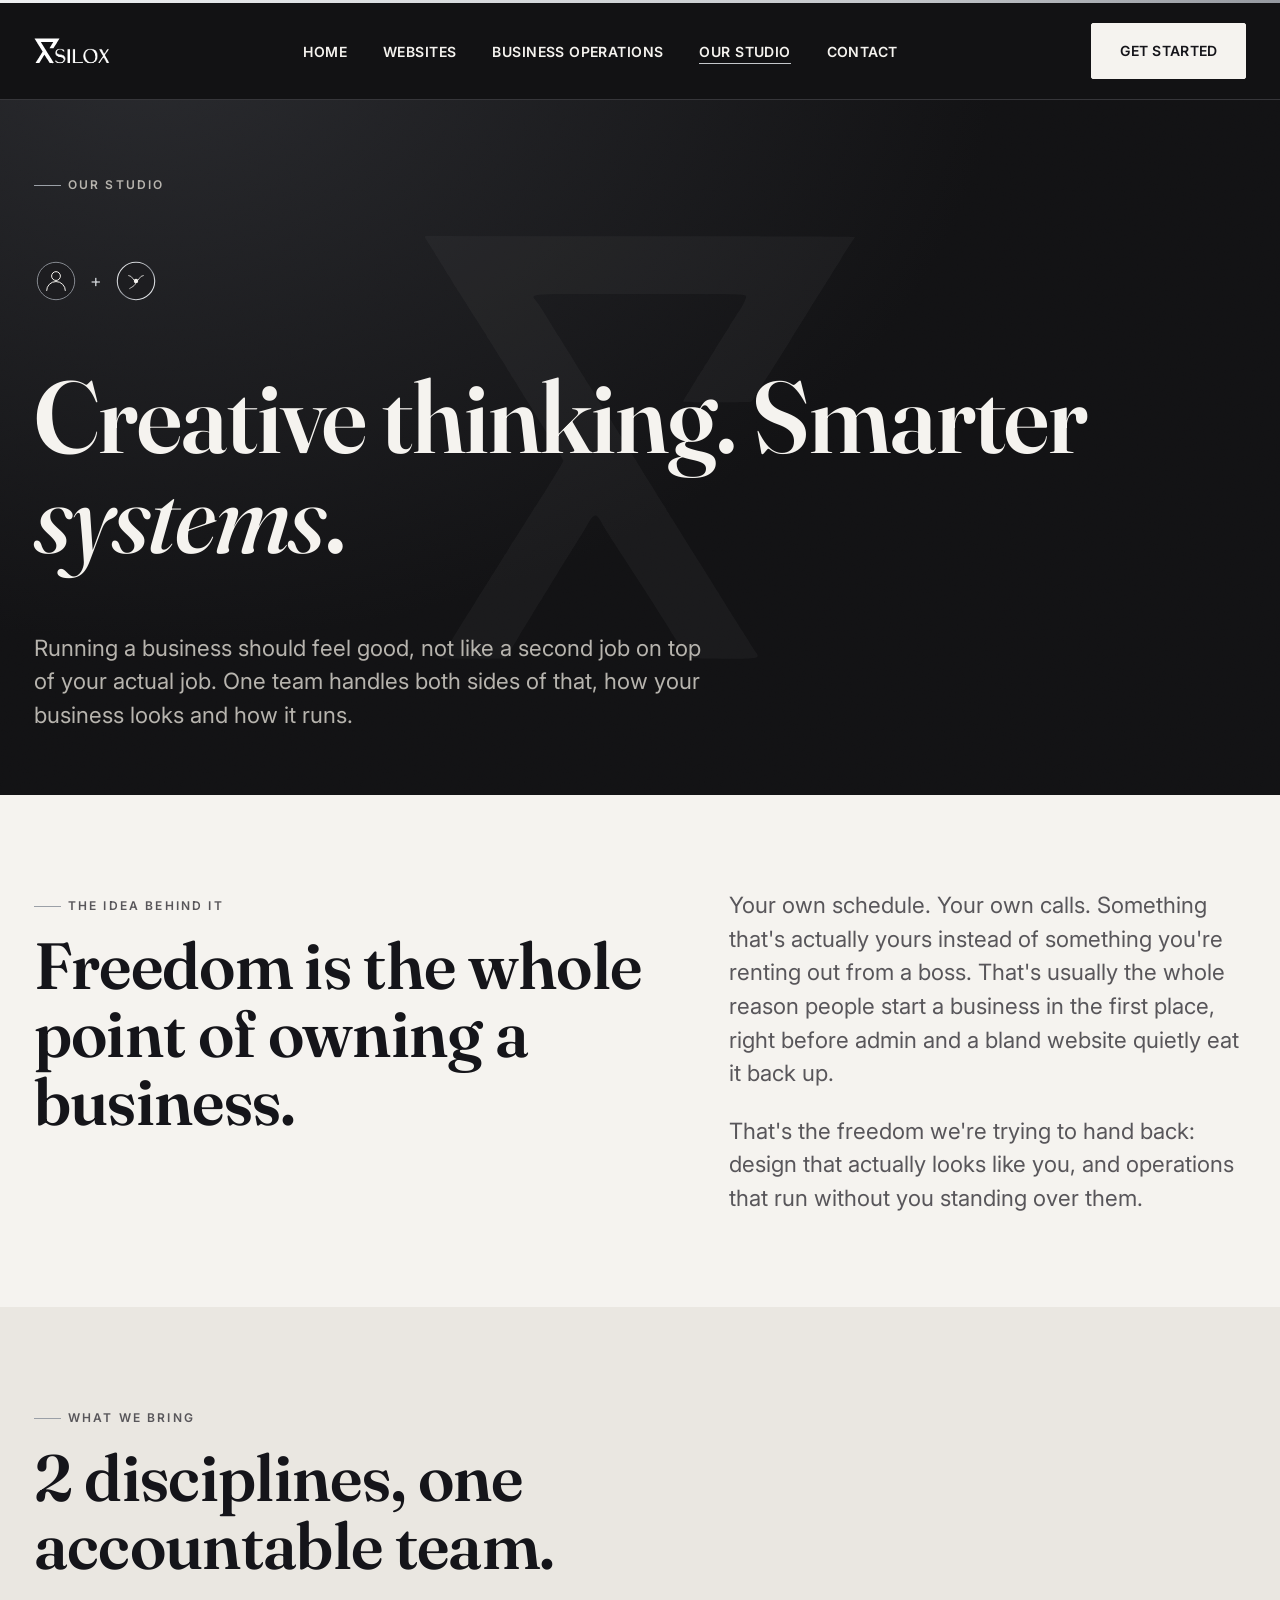
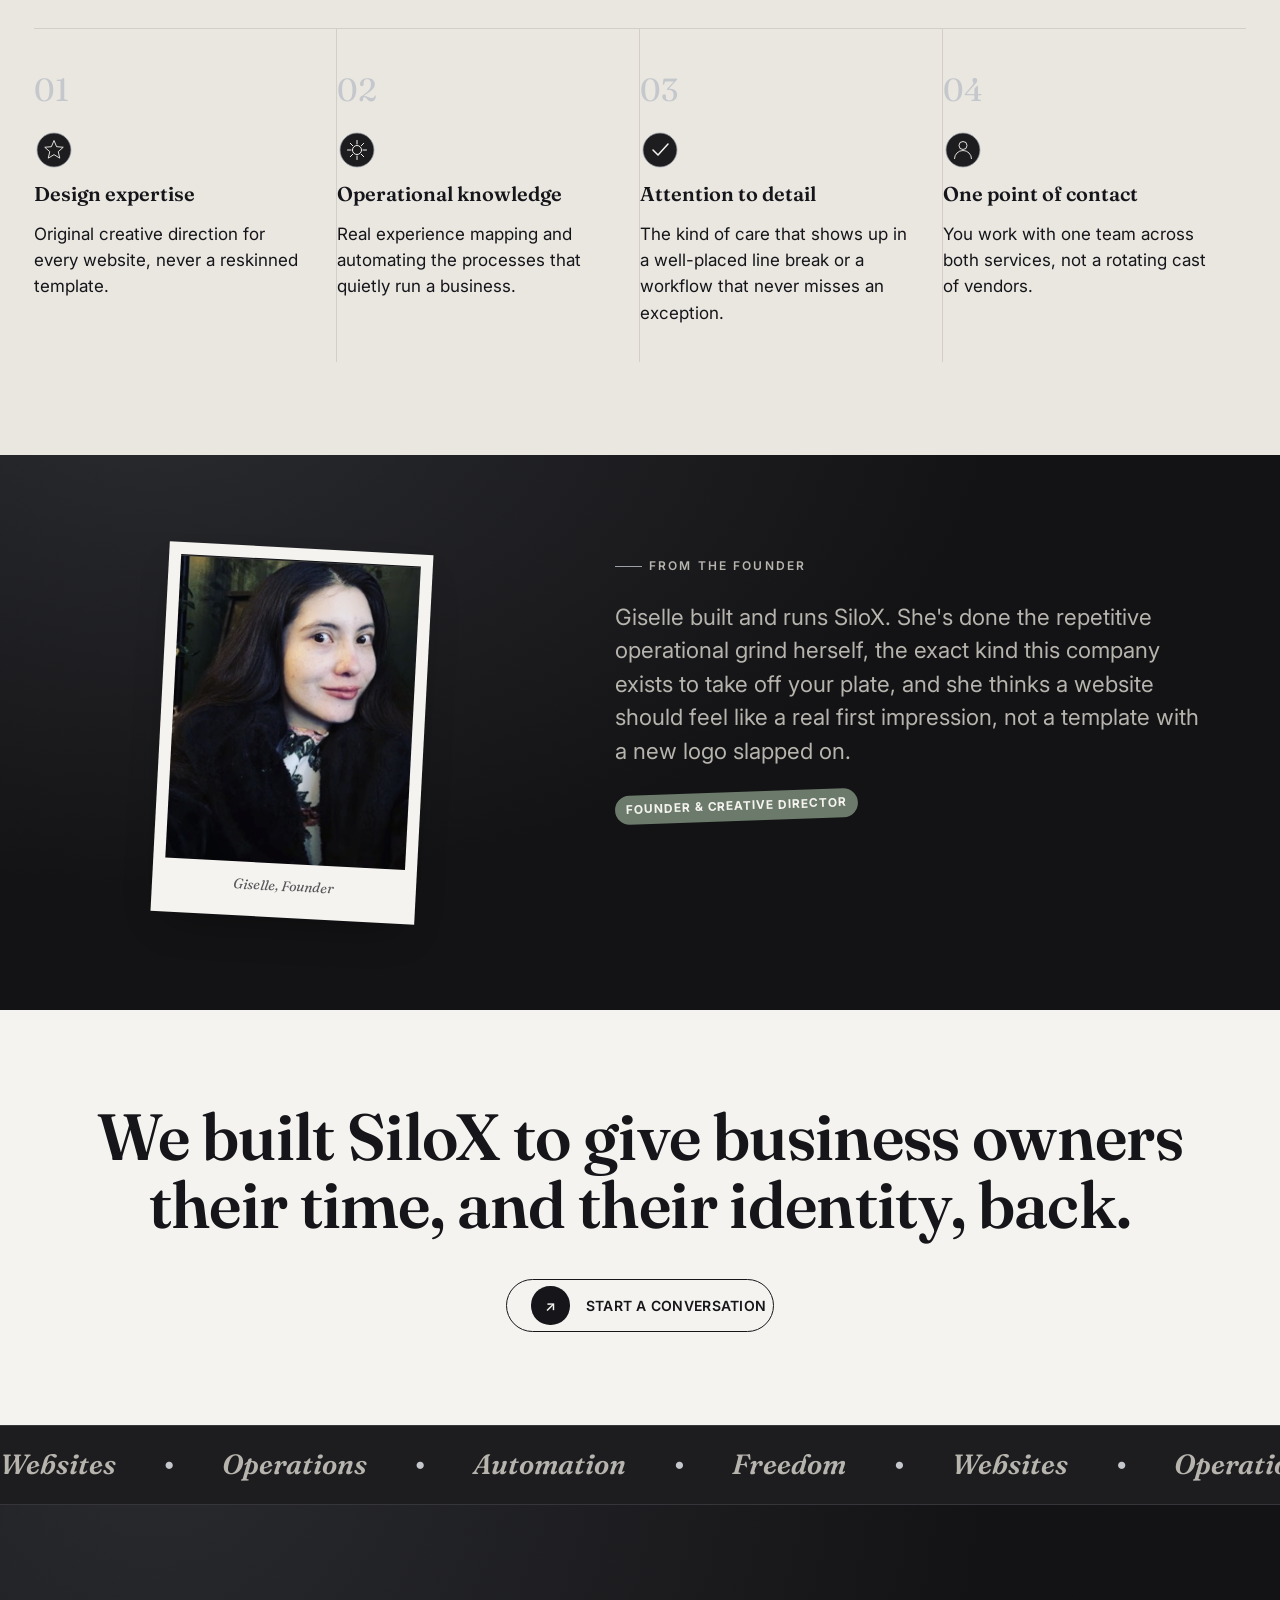
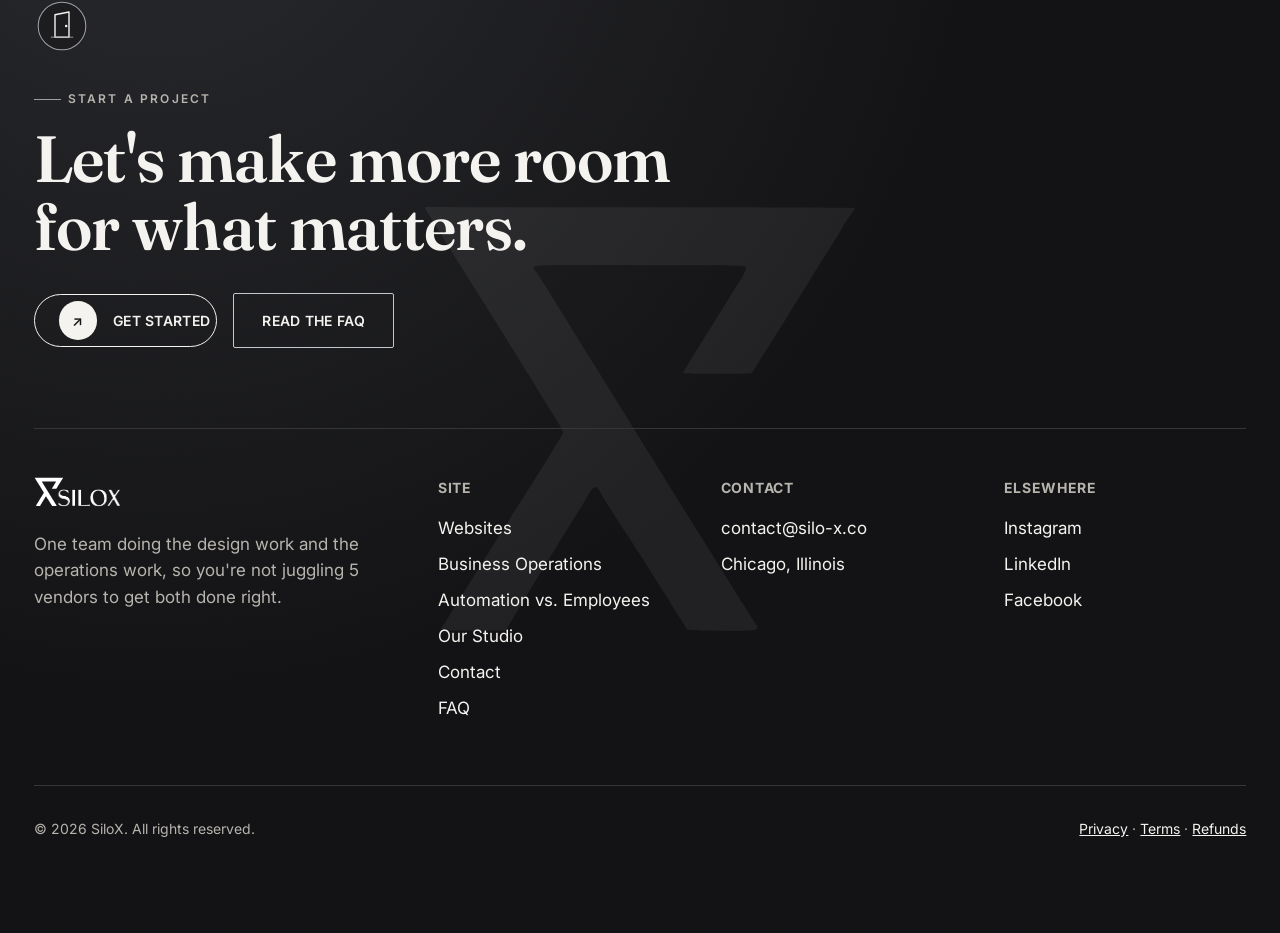
<file: site/studio.html>
<!DOCTYPE html>
<html lang="en">
<head>
<meta charset="UTF-8">
<meta name="viewport" content="width=device-width, initial-scale=1">
<title>Our Studio — SiloX</title>
<meta name="description" content="SiloX pairs creative design with intelligent operations, one accountable team handling both the way your business looks and the way it runs.">
<link rel="canonical" href="https://silo-x.co/studio.html">
<link rel="stylesheet" href="css/styles.css">
</head>
<body>
<div class="chrome-top-edge"></div>
<a class="skip-link" href="#main">Skip to content</a>

<header class="site-header">
	<div class="wrap site-header__inner">
		<a class="site-logo" href="index.html"><img src="img/logo-horizontal-white.svg" alt="SiloX" width="140" height="48"></a>
		<nav class="primary-nav" id="primary-nav" aria-label="Primary">
			<ul>
				<li><a href="index.html">Home</a></li>
				<li><a href="websites.html">Websites</a></li>
				<li><a href="operations.html">Business Operations</a></li>
				<li><a href="studio.html" aria-current="page">Our Studio</a></li>
				<li><a href="contact.html">Contact</a></li>
			</ul>
		</nav>
		<div class="header-cta">
			<a class="btn btn--primary-on-dark" href="contact.html">Get Started</a>
			<button class="nav-toggle" id="nav-toggle" aria-expanded="false" aria-controls="primary-nav"><span class="visually-hidden">Menu</span>☰</button>
		</div>
	</div>
</header>

<main id="main">

<section class="section--dark hero-section" style="position:relative;overflow:hidden;">
	<div class="wordmark-watermark" aria-hidden="true" style="opacity:0.6;"><img src="img/logomark-white.svg" alt=""></div>
	<div class="wrap hero">
		<p class="eyebrow hero__eyebrow">Our Studio</p>
		<div class="hero__motif-badge" aria-hidden="true">
			<span class="icon-chip" aria-hidden="true"><svg viewBox="0 0 80 80" xmlns="http://www.w3.org/2000/svg"><circle cx="40" cy="40" r="34" fill="#1d1d20" stroke="#9ba0a7" stroke-width="1.5"/><circle cx="40" cy="31" r="8" fill="none" stroke="#f5f3ef" stroke-width="1.8"/><path d="M23 58 a17 17 0 0 1 34 0" fill="none" stroke="#f5f3ef" stroke-width="1.8"/></svg></span>
			<span class="hero__motif-badge-arrow">+</span>
			<span class="icon-chip" aria-hidden="true"><svg viewBox="0 0 80 80" xmlns="http://www.w3.org/2000/svg"><circle cx="40" cy="40" r="34" fill="#1d1d20" stroke="url(#studioChrome)" stroke-width="2"/><defs><linearGradient id="studioChrome" x1="0%" y1="0%" x2="100%" y2="100%"><stop offset="0%" stop-color="#eef0f2"/><stop offset="35%" stop-color="#c4c7cb"/><stop offset="55%" stop-color="#868a92"/><stop offset="75%" stop-color="#d4d7db"/><stop offset="100%" stop-color="#eef0f2"/></linearGradient></defs><g fill="none" stroke="#f5f3ef" stroke-width="1.6" opacity="0.9"><path d="M26 30 C34 30 34 40 40 40"/><path d="M40 40 C46 40 46 30 54 30"/><path d="M40 40 C40 48 34 50 28 54"/></g><circle cx="40" cy="40" r="4" fill="#f5f3ef"/></svg></span>
		</div>
		<h1 class="display-hero hero__headline" style="max-width:18ch;">Creative thinking. Smarter <em class="accent">systems</em>.</h1>
		<p class="lead hero__lede" style="margin-top:1.5rem;">Running a business should feel good, not like a second job on top of your actual job. One team handles both sides of that, how your business looks and how it runs.</p>
	</div>
</section>

<section class="section section--light">
	<div class="wrap editorial-split" data-reveal>
		<div>
			<p class="eyebrow">The idea behind it</p>
			<h2 class="display-h1" style="margin-top:1rem;max-width:18ch;">Freedom is the whole point of owning a business.</h2>
		</div>
		<div>
			<p class="lead max-w-prose" style="max-width:52ch;">Your own schedule. Your own calls. Something that's actually yours instead of something you're renting out from a boss. That's usually the whole reason people start a business in the first place, right before admin and a bland website quietly eat it back up.</p>
			<p class="lead max-w-prose" style="max-width:52ch;margin-top:1.5rem;">That's the freedom we're trying to hand back: design that actually looks like you, and operations that run without you standing over them.</p>
		</div>
	</div>
</section>

<section class="section section--paper">
	<div class="wrap" data-reveal>
		<p class="eyebrow">What we bring</p>
		<h2 class="display-h1" style="margin-top:1rem;max-width:18ch;">2 disciplines, one accountable team.</h2>
		<div class="phases" style="margin-top:3rem;">
			<div class="phase">
				<span class="phase__num">01</span>
				<span class="icon-chip icon-chip--sm" aria-hidden="true"><svg viewBox="0 0 80 80" xmlns="http://www.w3.org/2000/svg"><circle cx="40" cy="40" r="34" fill="#1d1d20" stroke="#9ba0a7" stroke-width="1.5"/><path d="M40 21 l5.2 12.4 13.3 1.1 -10 8.8 3 13 -11.5 -7 -11.5 7 3 -13 -10 -8.8 13.3 -1.1 z" fill="none" stroke="#f5f3ef" stroke-width="1.8" stroke-linejoin="round"/></svg></span> <h3 class="phase__title">Design expertise</h3>
				<p>Original creative direction for every website, never a reskinned template.</p>
			</div>
			<div class="phase">
				<span class="phase__num">02</span>
				<span class="icon-chip icon-chip--sm" aria-hidden="true"><svg viewBox="0 0 80 80" xmlns="http://www.w3.org/2000/svg"><circle cx="40" cy="40" r="34" fill="#1d1d20" stroke="#9ba0a7" stroke-width="1.5"/><g fill="none" stroke="#f5f3ef" stroke-width="2"><circle cx="40" cy="40" r="9"/><path d="M40 21 v7 M40 52 v7 M21 40 h7 M52 40 h7 M26.5 26.5 l5 5 M48.5 48.5 l5 5 M26.5 53.5 l5 -5 M48.5 31.5 l5 -5" stroke-linecap="round"/></g></svg></span> <h3 class="phase__title">Operational knowledge</h3>
				<p>Real experience mapping and automating the processes that quietly run a business.</p>
			</div>
			<div class="phase">
				<span class="phase__num">03</span>
				<span class="icon-chip icon-chip--sm" aria-hidden="true"><svg viewBox="0 0 80 80" xmlns="http://www.w3.org/2000/svg"><circle cx="40" cy="40" r="34" fill="#1d1d20" stroke="#9ba0a7" stroke-width="1.5"/><path d="M26 40 l10 10 l20 -22" fill="none" stroke="#f5f3ef" stroke-width="3" stroke-linecap="round" stroke-linejoin="round"/></svg></span> <h3 class="phase__title">Attention to detail</h3>
				<p>The kind of care that shows up in a well-placed line break or a workflow that never misses an exception.</p>
			</div>
			<div class="phase">
				<span class="phase__num">04</span>
				<span class="icon-chip icon-chip--sm" aria-hidden="true"><svg viewBox="0 0 80 80" xmlns="http://www.w3.org/2000/svg"><circle cx="40" cy="40" r="34" fill="#1d1d20" stroke="#9ba0a7" stroke-width="1.5"/><circle cx="40" cy="31" r="8" fill="none" stroke="#f5f3ef" stroke-width="1.8"/><path d="M23 58 a17 17 0 0 1 34 0" fill="none" stroke="#f5f3ef" stroke-width="1.8"/></svg></span> <h3 class="phase__title">One point of contact</h3>
				<p>You work with one team across both services, not a rotating cast of vendors.</p>
			</div>
		</div>
	</div>
</section>

<section class="section section--dark">
	<div class="wrap editorial-split editorial-split--reverse" data-reveal>
		<div>
			<p class="eyebrow">From the founder</p>
			<p class="lead" style="margin-top:1.5rem;">Giselle built and runs SiloX. She's done the repetitive operational grind herself, the exact kind this company exists to take off your plate, and she thinks a website should feel like a real first impression, not a template with a new logo slapped on.</p>
			<span class="pill-tag" style="margin-top:1.5rem;">Founder &amp; Creative Director</span>
		</div>
		<div style="display:flex;justify-content:center;">
			<figure class="tilt-card tilt-card--right" style="padding:0.75rem 0.75rem 1.25rem;">
				<img src="img/founder-giselle.jpg" alt="Giselle, Founder of SiloX" width="240" height="304" style="aspect-ratio:4/5;width:240px;object-fit:cover;display:block;">
				<figcaption>Giselle, Founder</figcaption>
			</figure>
		</div>
	</div>
</section>

<section class="section section--light">
	<div class="wrap text-center" data-reveal>
		<h2 class="display-h1" style="max-width:26ch;margin-inline:auto;">We built SiloX to give business owners their time, and their identity, back.</h2>
		<div class="btn-row" style="justify-content:center;margin-top:2.5rem;">
			<a class="btn-soul btn-soul--on-light" href="contact.html"><span class="btn-soul__ring">↗</span> Start a Conversation</a>
		</div>
	</div>
</section>

</main>

<div class="marquee" aria-hidden="true">
	<div class="marquee__track">
		<div class="marquee__item"><span>Websites</span><span class="dot">●</span><span>Operations</span><span class="dot">●</span><span>Automation</span><span class="dot">●</span><span>Freedom</span><span class="dot">●</span></div>
		<div class="marquee__item"><span>Websites</span><span class="dot">●</span><span>Operations</span><span class="dot">●</span><span>Automation</span><span class="dot">●</span><span>Freedom</span><span class="dot">●</span></div>
	</div>
</div>

<footer class="site-footer section--dark" style="position:relative;overflow:hidden;">
	<div class="wordmark-watermark" aria-hidden="true"><img src="img/logomark-white.svg" alt=""></div>
	<div class="wrap" style="position:relative;">
		<div class="footer-cta">
			<div class="footer-cta__icon" aria-hidden="true"><span class="icon-chip" aria-hidden="true"><svg viewBox="0 0 80 80" xmlns="http://www.w3.org/2000/svg"><circle cx="40" cy="40" r="34" fill="#1d1d20" stroke="#9ba0a7" stroke-width="1.5"/><path d="M30 56 V24 l20 -4 v36 z" fill="none" stroke="#f5f3ef" stroke-width="2" stroke-linecap="round" stroke-linejoin="round"/><circle cx="46" cy="40" r="1.8" fill="#f5f3ef"/><line x1="24" y1="56" x2="56" y2="56" stroke="#9ba0a7" stroke-width="1.3"/></svg></span></div>
			<p class="eyebrow">Start a project</p>
			<h2 class="display-h1" style="margin-top:1rem;max-width:16ch;">Let's make more room for what matters.</h2>
			<div class="btn-row" style="margin-top:2rem;">
				<a class="btn-soul btn-soul--on-dark" href="contact.html"><span class="btn-soul__ring">↗</span> Get Started</a>
				<a class="btn btn--ghost-on-dark" href="faq.html">Read the FAQ</a>
			</div>
		</div>
		<hr class="rule">
		<div class="footer-grid" style="margin-top:3rem;">
			<div class="footer-col">
				<p class="site-logo"><img src="img/logo-horizontal-white.svg" alt="SiloX" width="150" height="52"></p>
				<p style="margin-top:1rem;color:var(--text-on-dark-muted);max-width:32ch;">One team doing the design work and the operations work, so you're not juggling 5 vendors to get both done right.</p>
			</div>
			<div class="footer-col">
				<h4>Site</h4>
				<ul>
					<li><a href="websites.html">Websites</a></li>
					<li><a href="operations.html">Business Operations</a></li>
					<li><a href="automation-vs-employees.html">Automation vs. Employees</a></li>
					<li><a href="studio.html">Our Studio</a></li>
					<li><a href="contact.html">Contact</a></li>
					<li><a href="faq.html">FAQ</a></li>
				</ul>
			</div>
			<div class="footer-col">
				<h4>Contact</h4>
				<ul>
					<li><a href="mailto:contact@silo-x.co">contact@silo-x.co</a></li>
					<li>Chicago, Illinois</li>
				</ul>
			</div>
			<div class="footer-col">
				<h4>Elsewhere</h4>
				<ul>
					<li><a href="https://instagram.com/silox_studio">Instagram</a></li>
					<li><a href="https://linkedin.com/company/silox-ai">LinkedIn</a></li>
					<li><a href="https://facebook.com/profile.php?id=61578733553728">Facebook</a></li>
				</ul>
			</div>
		</div>
		<div class="footer-bottom">
			<span>© 2026 SiloX. All rights reserved.</span>
			<span><a href="legal/privacy.html">Privacy</a> · <a href="legal/terms.html">Terms</a> · <a href="legal/refund-policy.html">Refunds</a></span>
		</div>
	</div>
</footer>

<script src="js/main.js"></script>
</body>
</html>
</file>
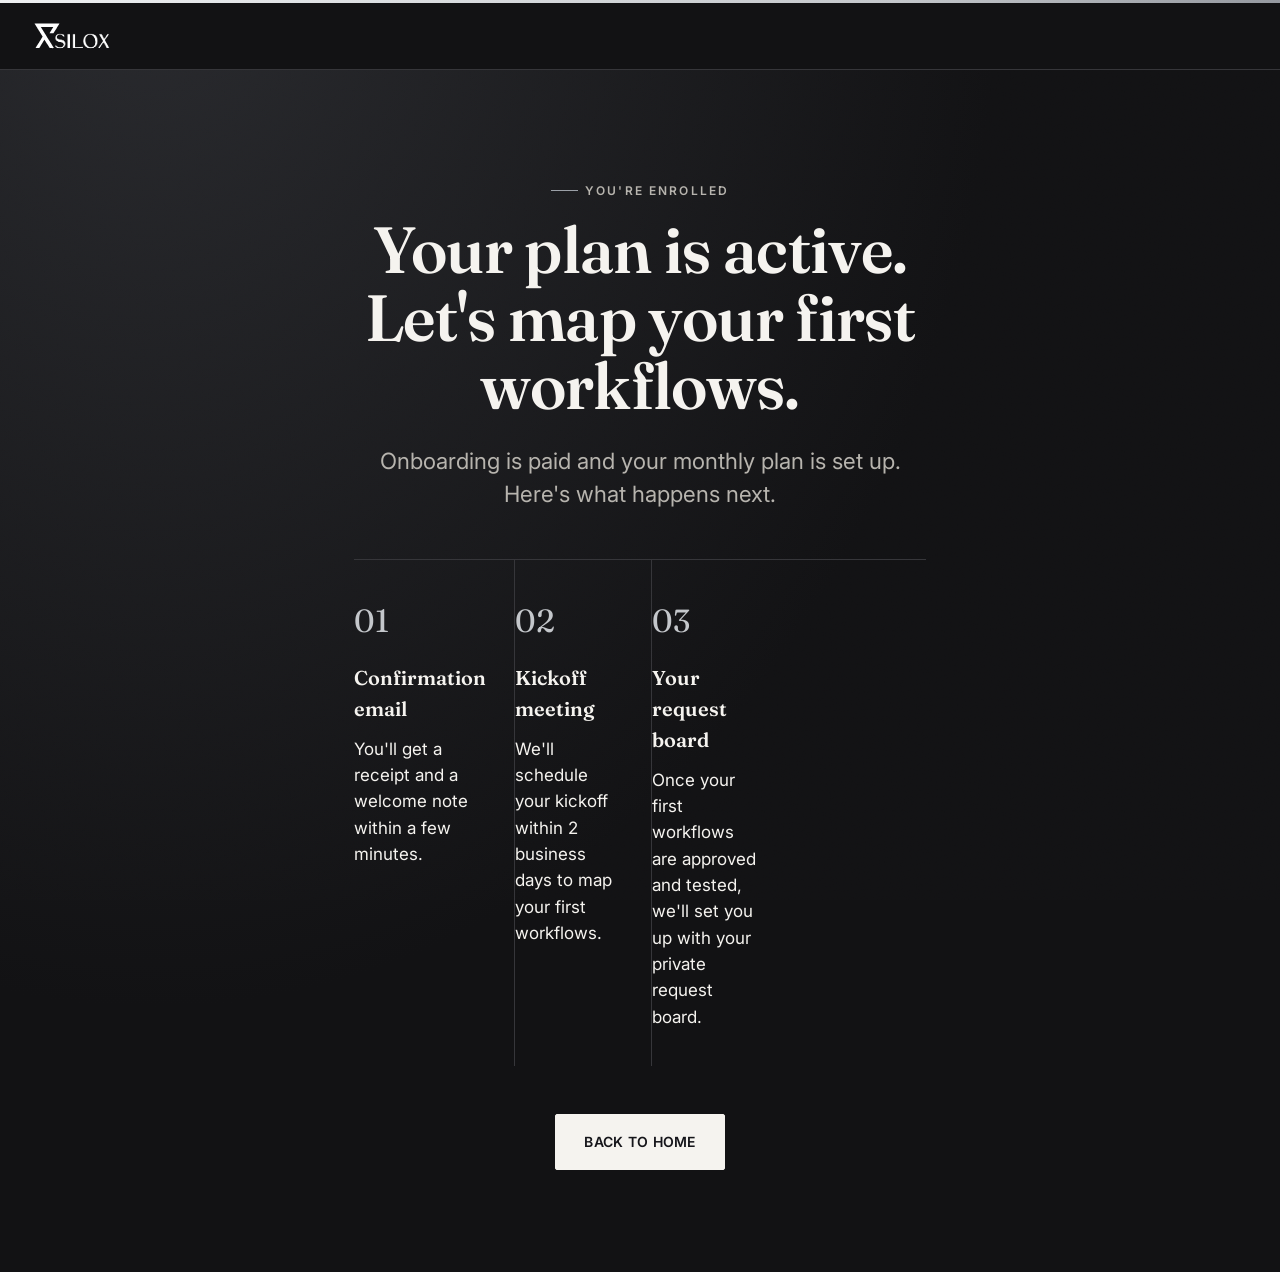
<file: site/success-operations.html>
<!DOCTYPE html>
<html lang="en">
<head>
<meta charset="UTF-8">
<meta name="viewport" content="width=device-width, initial-scale=1">
<title>You're In — SiloX Business Operations</title>
<meta name="robots" content="noindex">
<link rel="stylesheet" href="css/styles.css">
</head>
<body>
<div class="chrome-top-edge"></div>
<header class="site-header">
	<div class="wrap site-header__inner">
		<a class="site-logo" href="index.html"><img src="img/logo-horizontal-white.svg" alt="SiloX" width="140" height="48"></a>
		<div class="header-cta"></div>
	</div>
</header>
<main id="main">
<section class="section--dark" style="padding-block:clamp(4rem,8vw,7rem);">
	<div class="wrap text-center" style="max-width:640px;margin-inline:auto;">
		<p class="eyebrow" style="justify-content:center;">You're enrolled</p>
		<h1 class="display-h1" style="margin-top:1rem;">Your plan is active. Let's map your first workflows.</h1>
		<p class="lead" style="margin:1.5rem auto 0;text-align:center;">Onboarding is paid and your monthly plan is set up. Here's what happens next.</p>
		<div class="phases" style="margin-top:3rem;text-align:left;">
			<div class="phase">
				<span class="phase__num">01</span>
				<h3 class="phase__title">Confirmation email</h3>
				<p>You'll get a receipt and a welcome note within a few minutes.</p>
			</div>
			<div class="phase">
				<span class="phase__num">02</span>
				<h3 class="phase__title">Kickoff meeting</h3>
				<p>We'll schedule your kickoff within 2 business days to map your first workflows.</p>
			</div>
			<div class="phase">
				<span class="phase__num">03</span>
				<h3 class="phase__title">Your request board</h3>
				<p>Once your first workflows are approved and tested, we'll set you up with your private request board.</p>
			</div>
		</div>
		<a class="btn btn--primary-on-dark" href="index.html" style="margin-top:3rem;">Back to Home</a>
	</div>
</section>
</main>
</body>
</html>
</file>
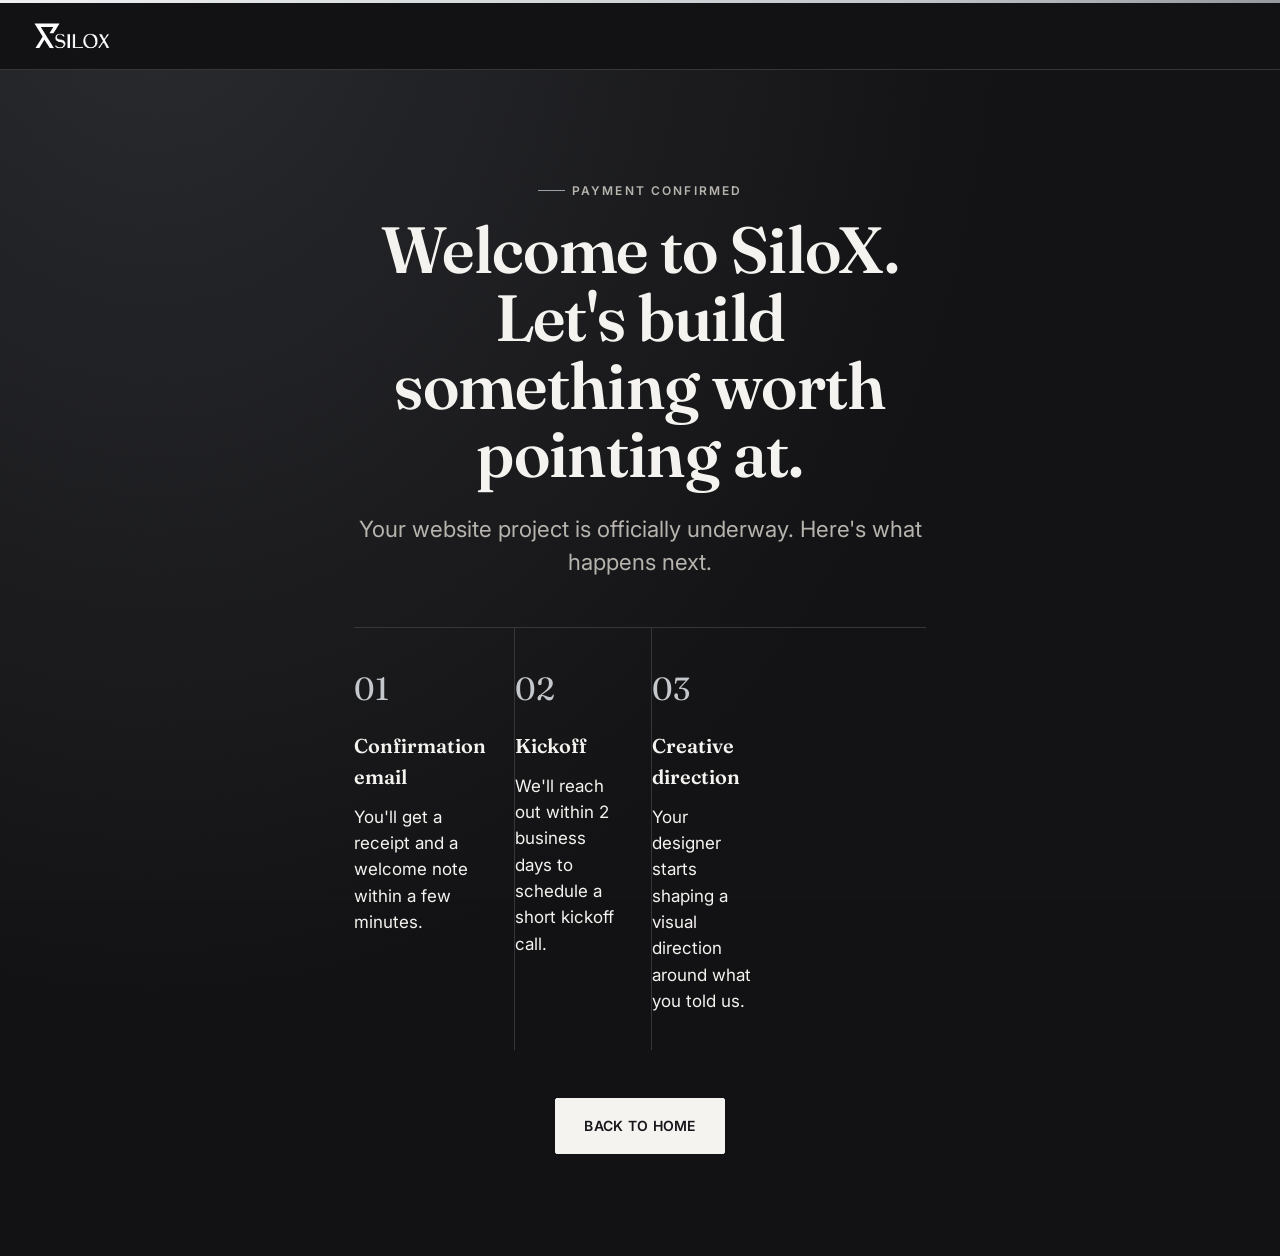
<file: site/success-website.html>
<!DOCTYPE html>
<html lang="en">
<head>
<meta charset="UTF-8">
<meta name="viewport" content="width=device-width, initial-scale=1">
<title>Welcome — SiloX</title>
<meta name="robots" content="noindex">
<link rel="stylesheet" href="css/styles.css">
</head>
<body>
<div class="chrome-top-edge"></div>
<header class="site-header">
	<div class="wrap site-header__inner">
		<a class="site-logo" href="index.html"><img src="img/logo-horizontal-white.svg" alt="SiloX" width="140" height="48"></a>
		<div class="header-cta"></div>
	</div>
</header>
<main id="main">
<section class="section--dark" style="padding-block:clamp(4rem,8vw,7rem);">
	<div class="wrap text-center" style="max-width:640px;margin-inline:auto;">
		<p class="eyebrow" style="justify-content:center;">Payment confirmed</p>
		<h1 class="display-h1" style="margin-top:1rem;">Welcome to SiloX. Let's build something worth pointing at.</h1>
		<p class="lead" style="margin:1.5rem auto 0;text-align:center;">Your website project is officially underway. Here's what happens next.</p>
		<div class="phases" style="margin-top:3rem;text-align:left;">
			<div class="phase">
				<span class="phase__num">01</span>
				<h3 class="phase__title">Confirmation email</h3>
				<p>You'll get a receipt and a welcome note within a few minutes.</p>
			</div>
			<div class="phase">
				<span class="phase__num">02</span>
				<h3 class="phase__title">Kickoff</h3>
				<p>We'll reach out within 2 business days to schedule a short kickoff call.</p>
			</div>
			<div class="phase">
				<span class="phase__num">03</span>
				<h3 class="phase__title">Creative direction</h3>
				<p>Your designer starts shaping a visual direction around what you told us.</p>
			</div>
		</div>
		<a class="btn btn--primary-on-dark" href="index.html" style="margin-top:3rem;">Back to Home</a>
	</div>
</section>
</main>
</body>
</html>
</file>
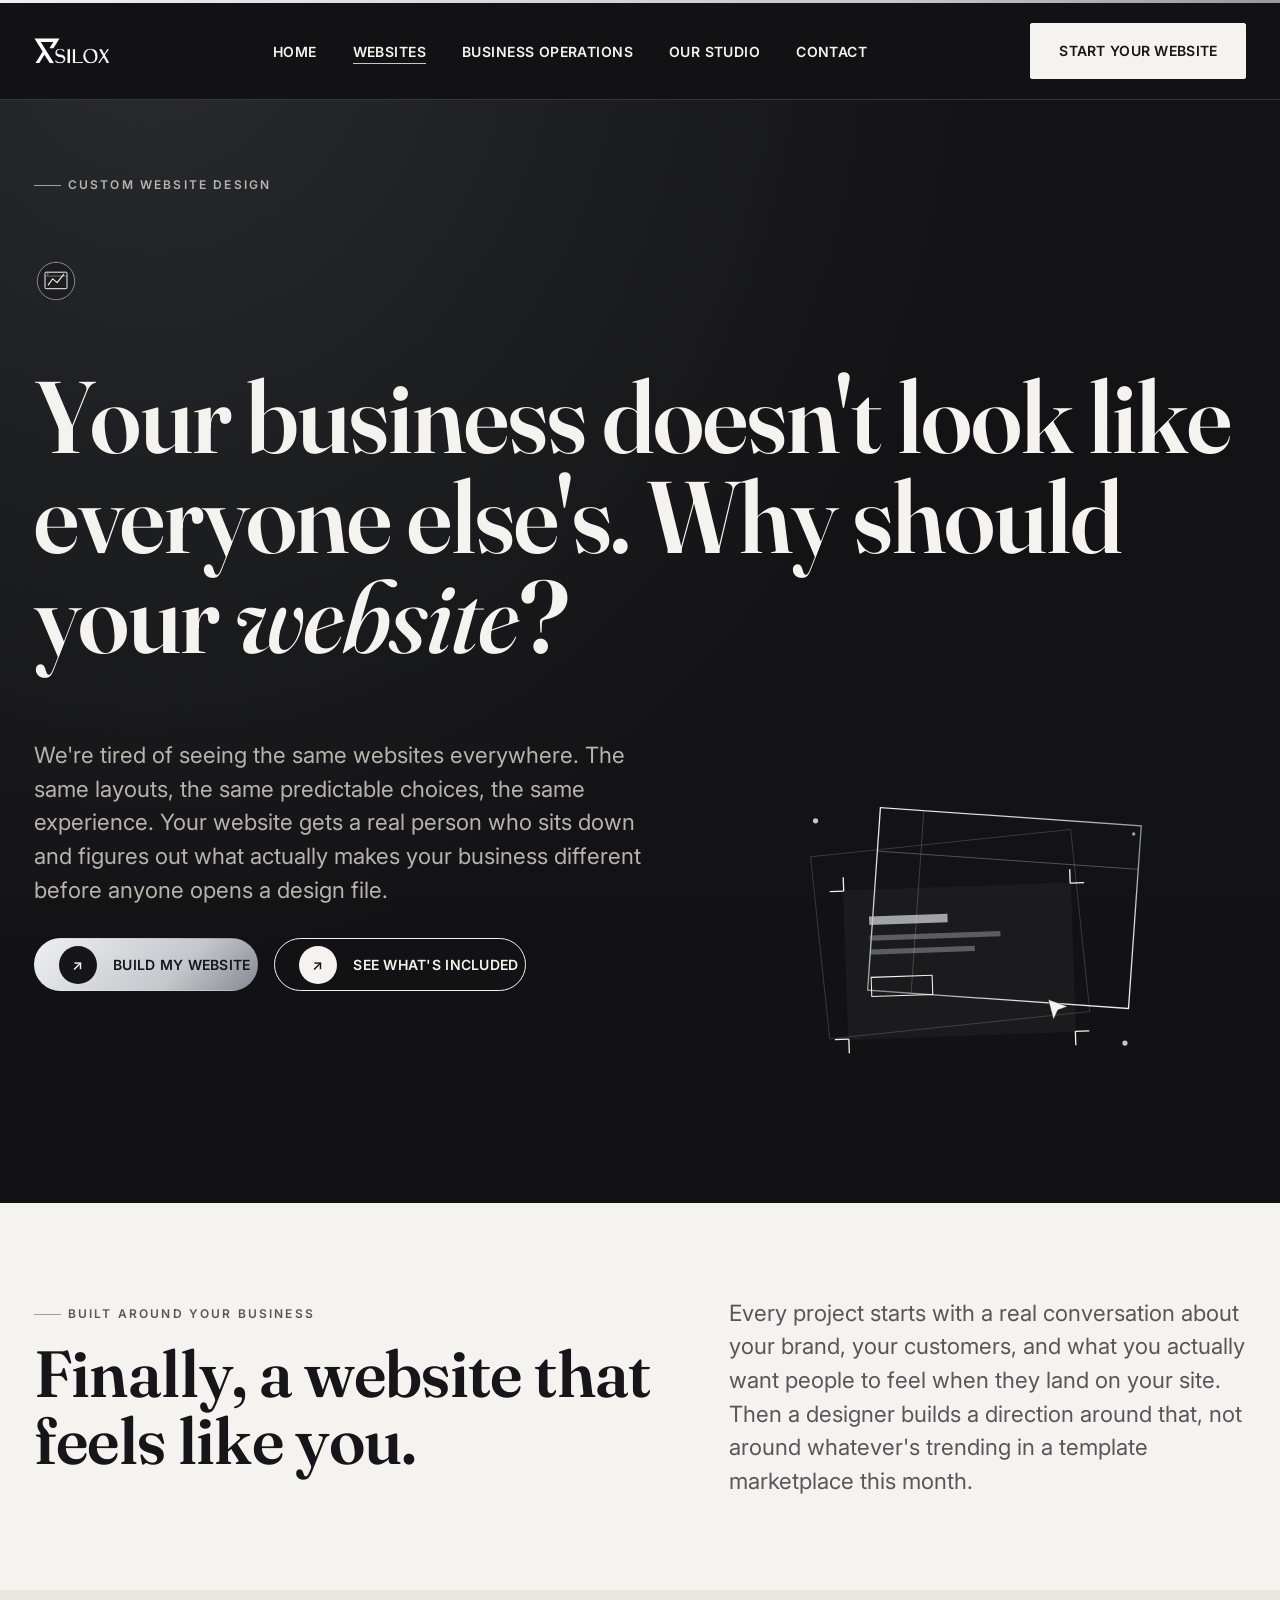
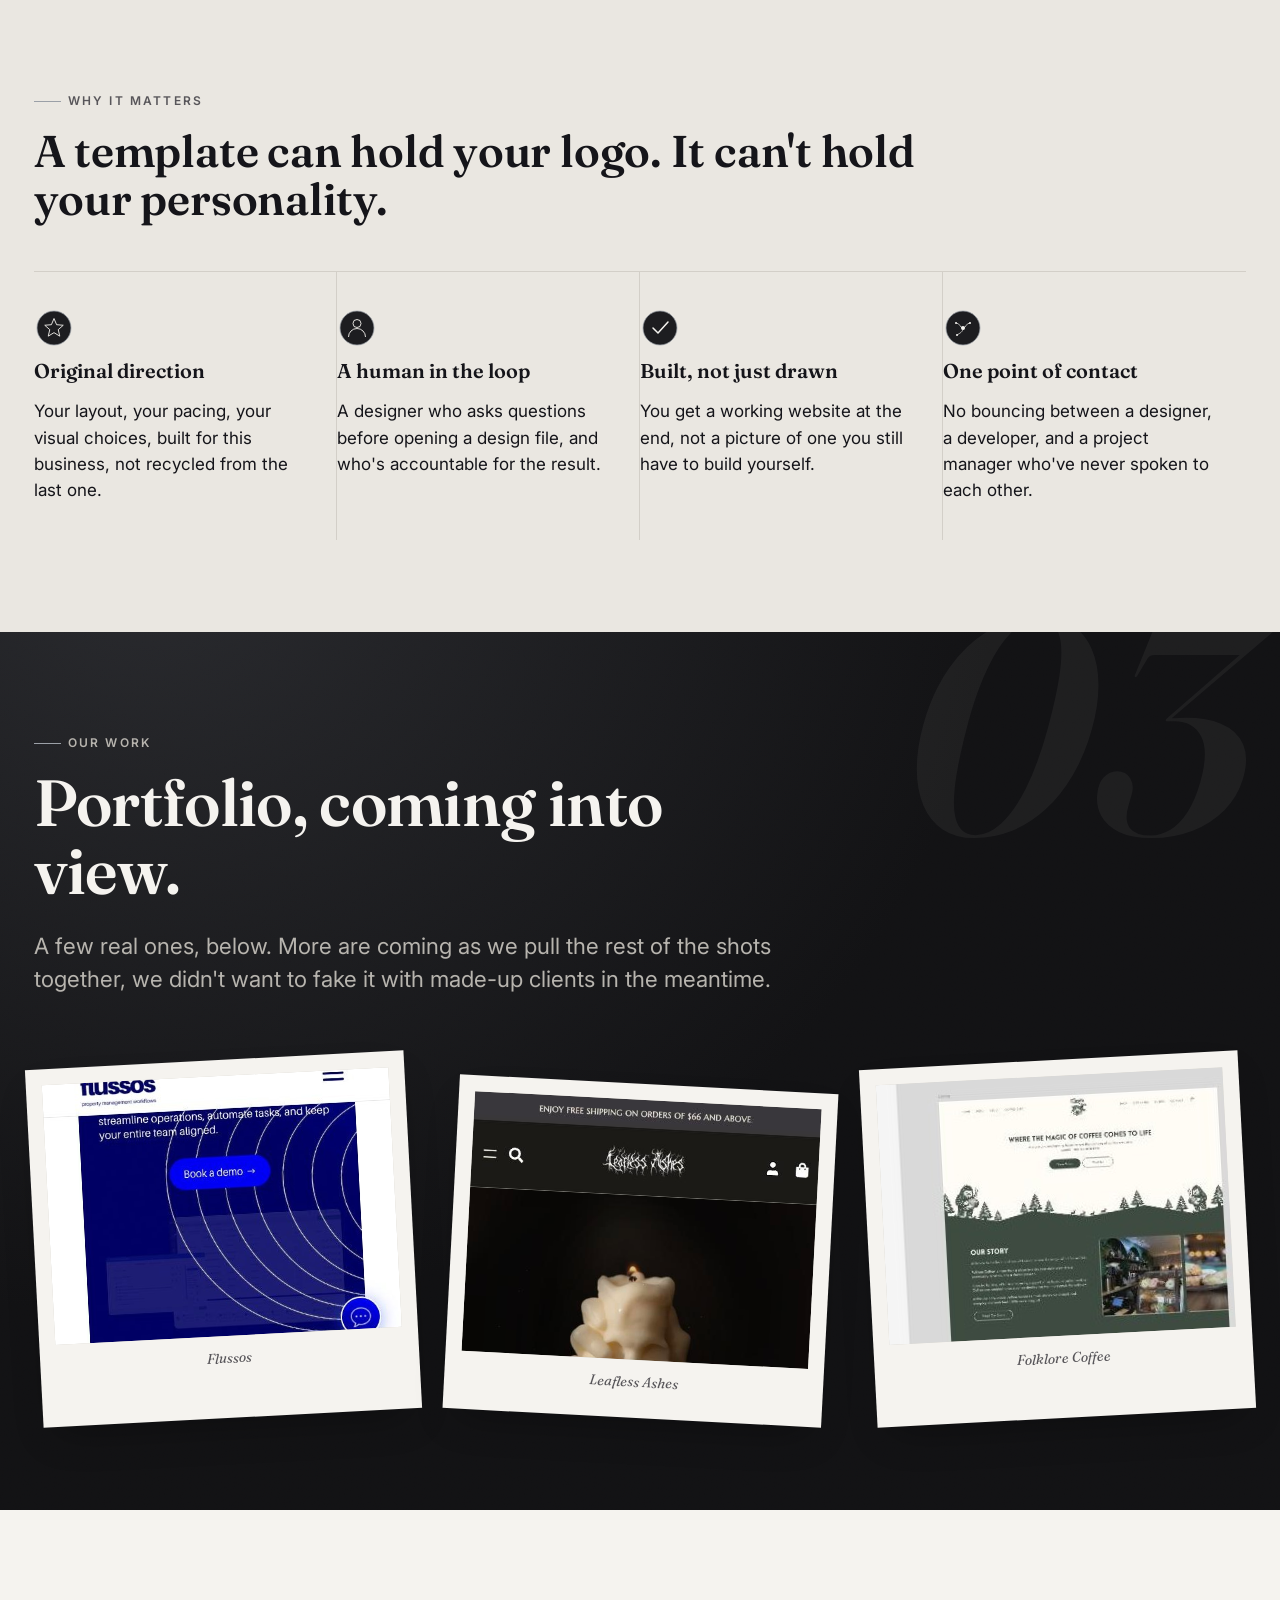
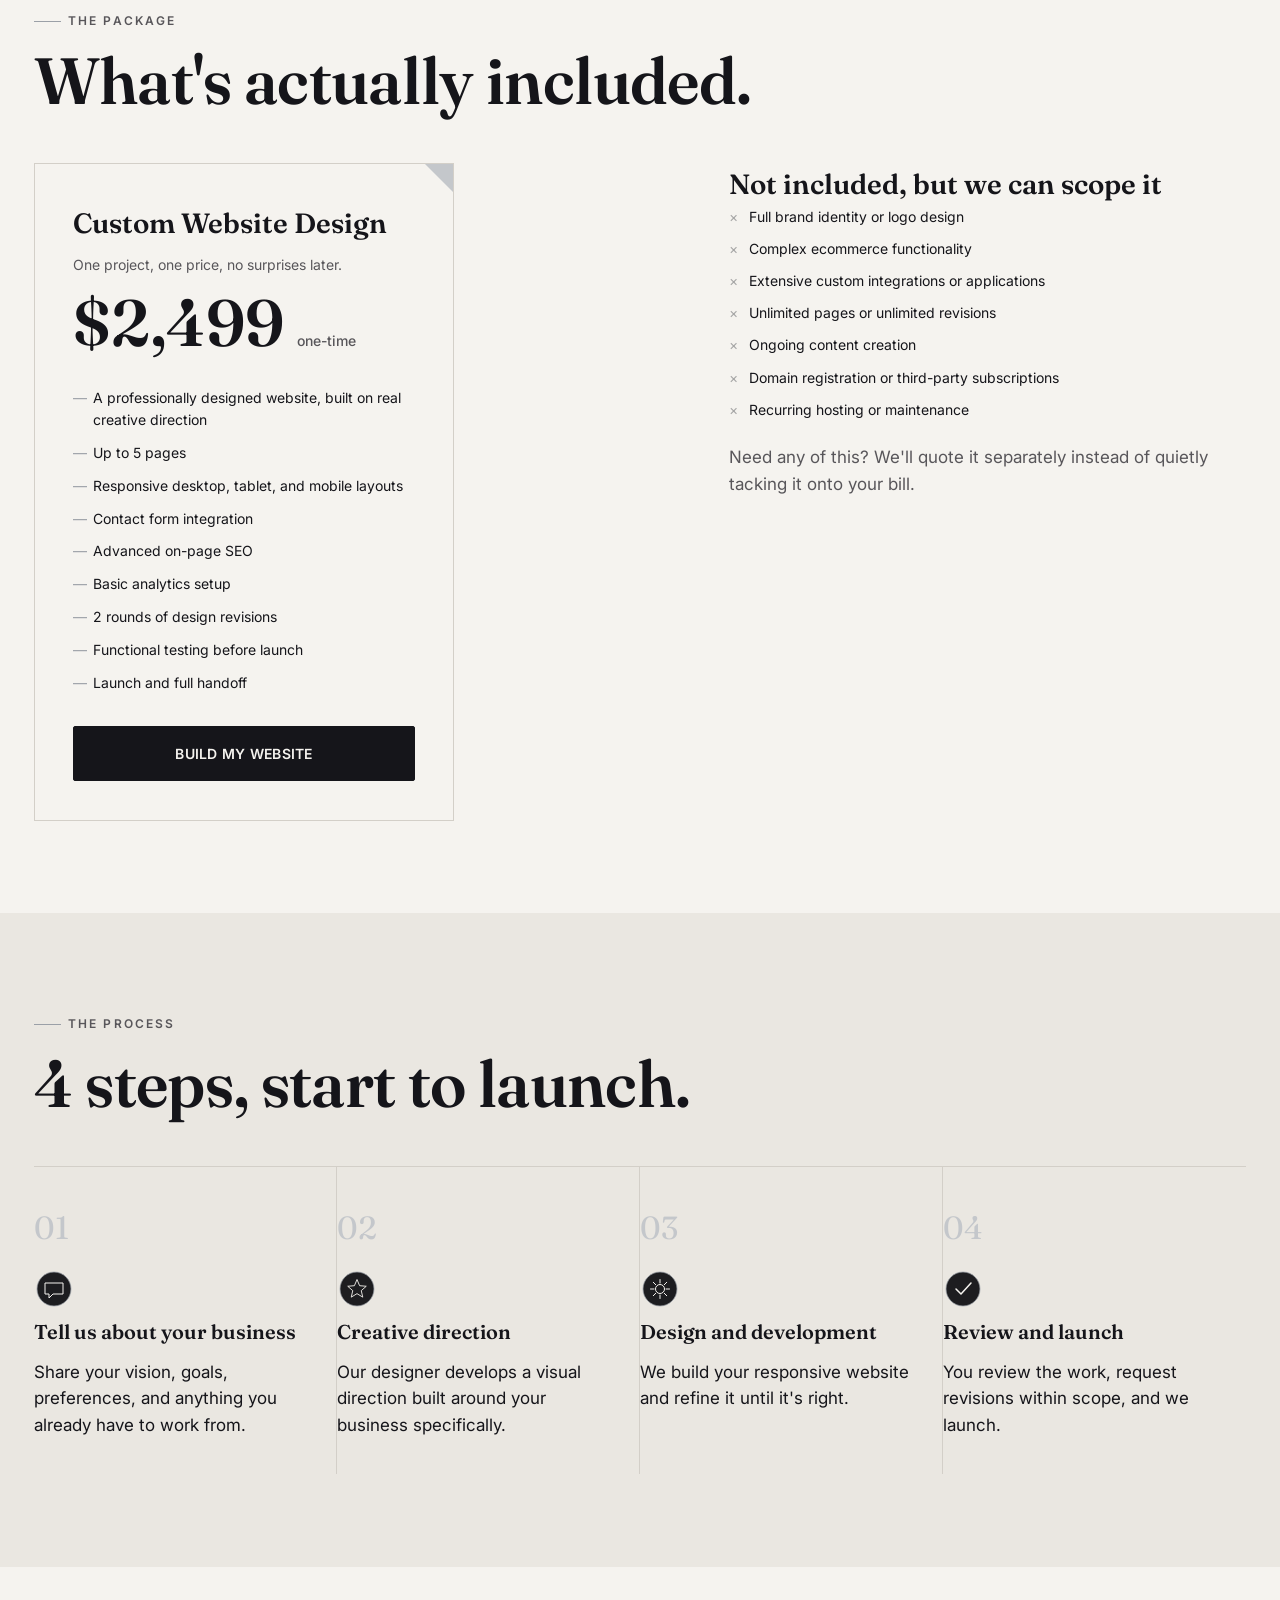
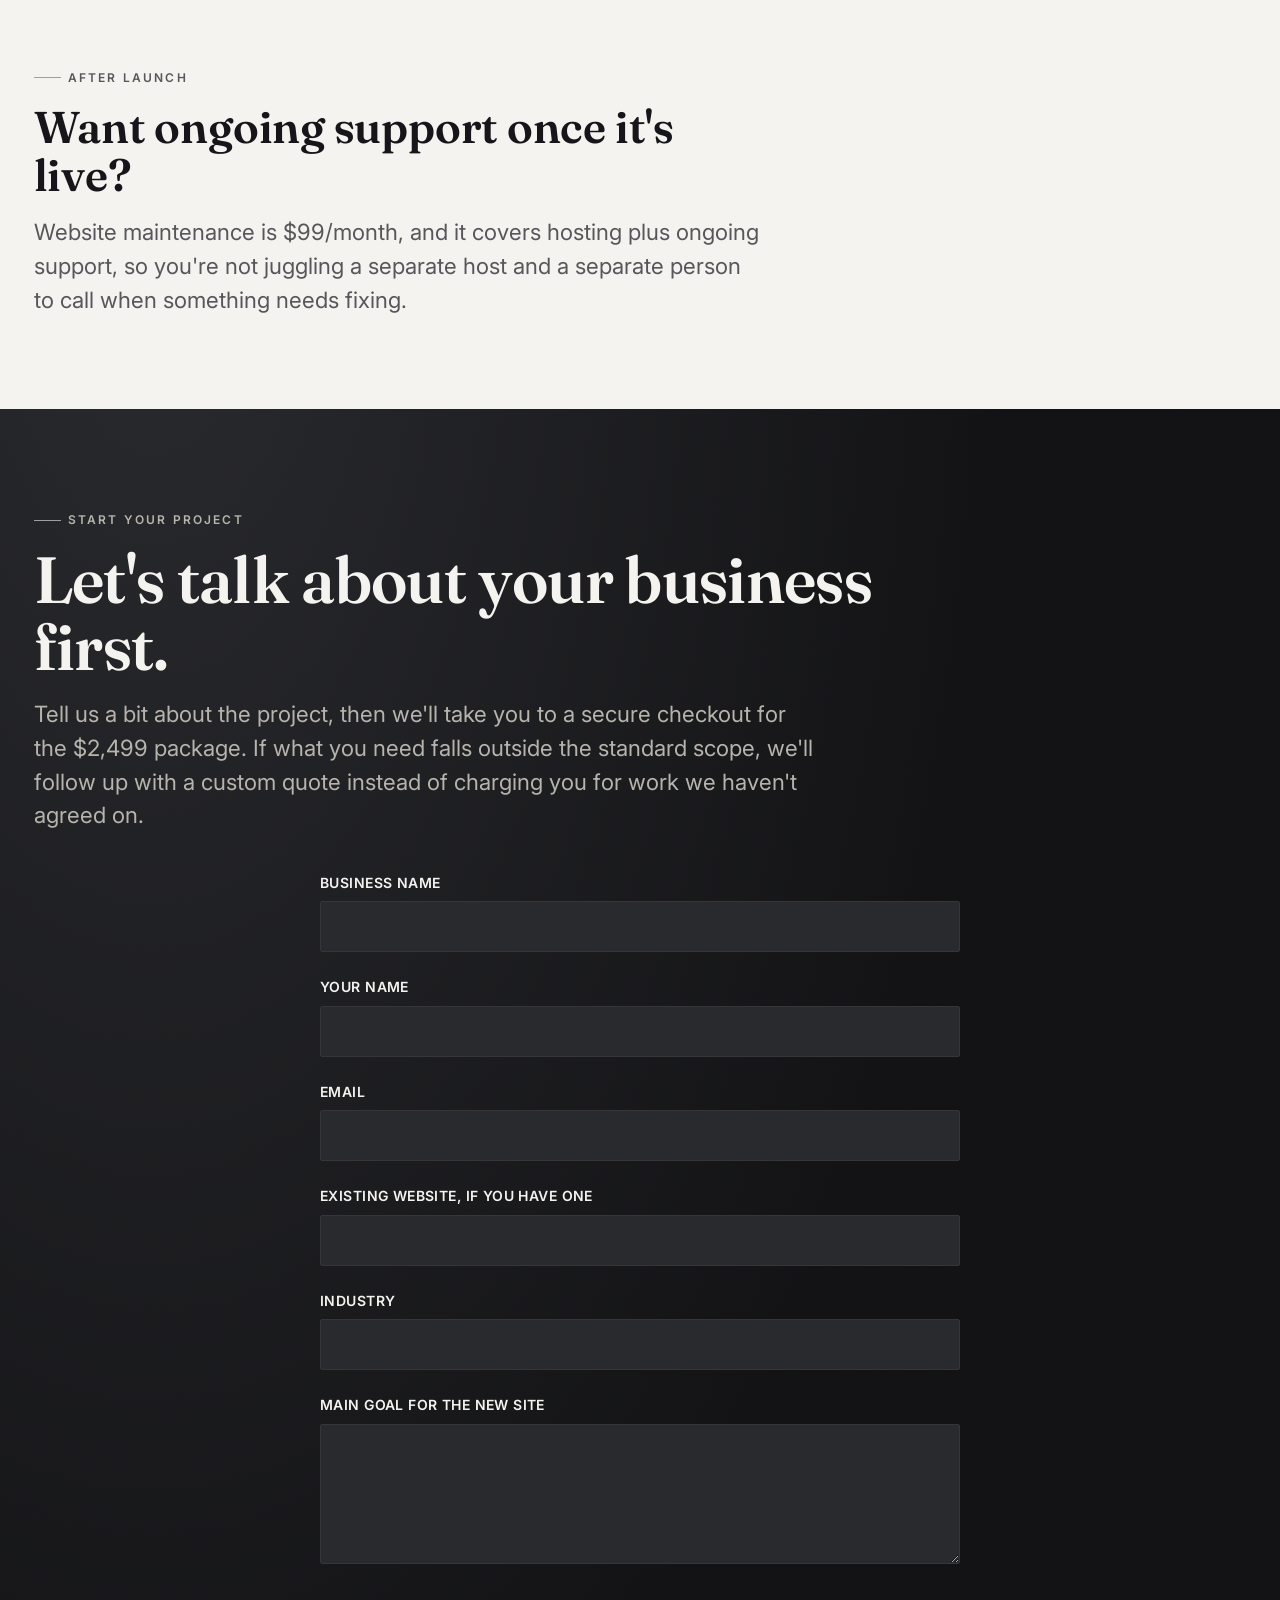
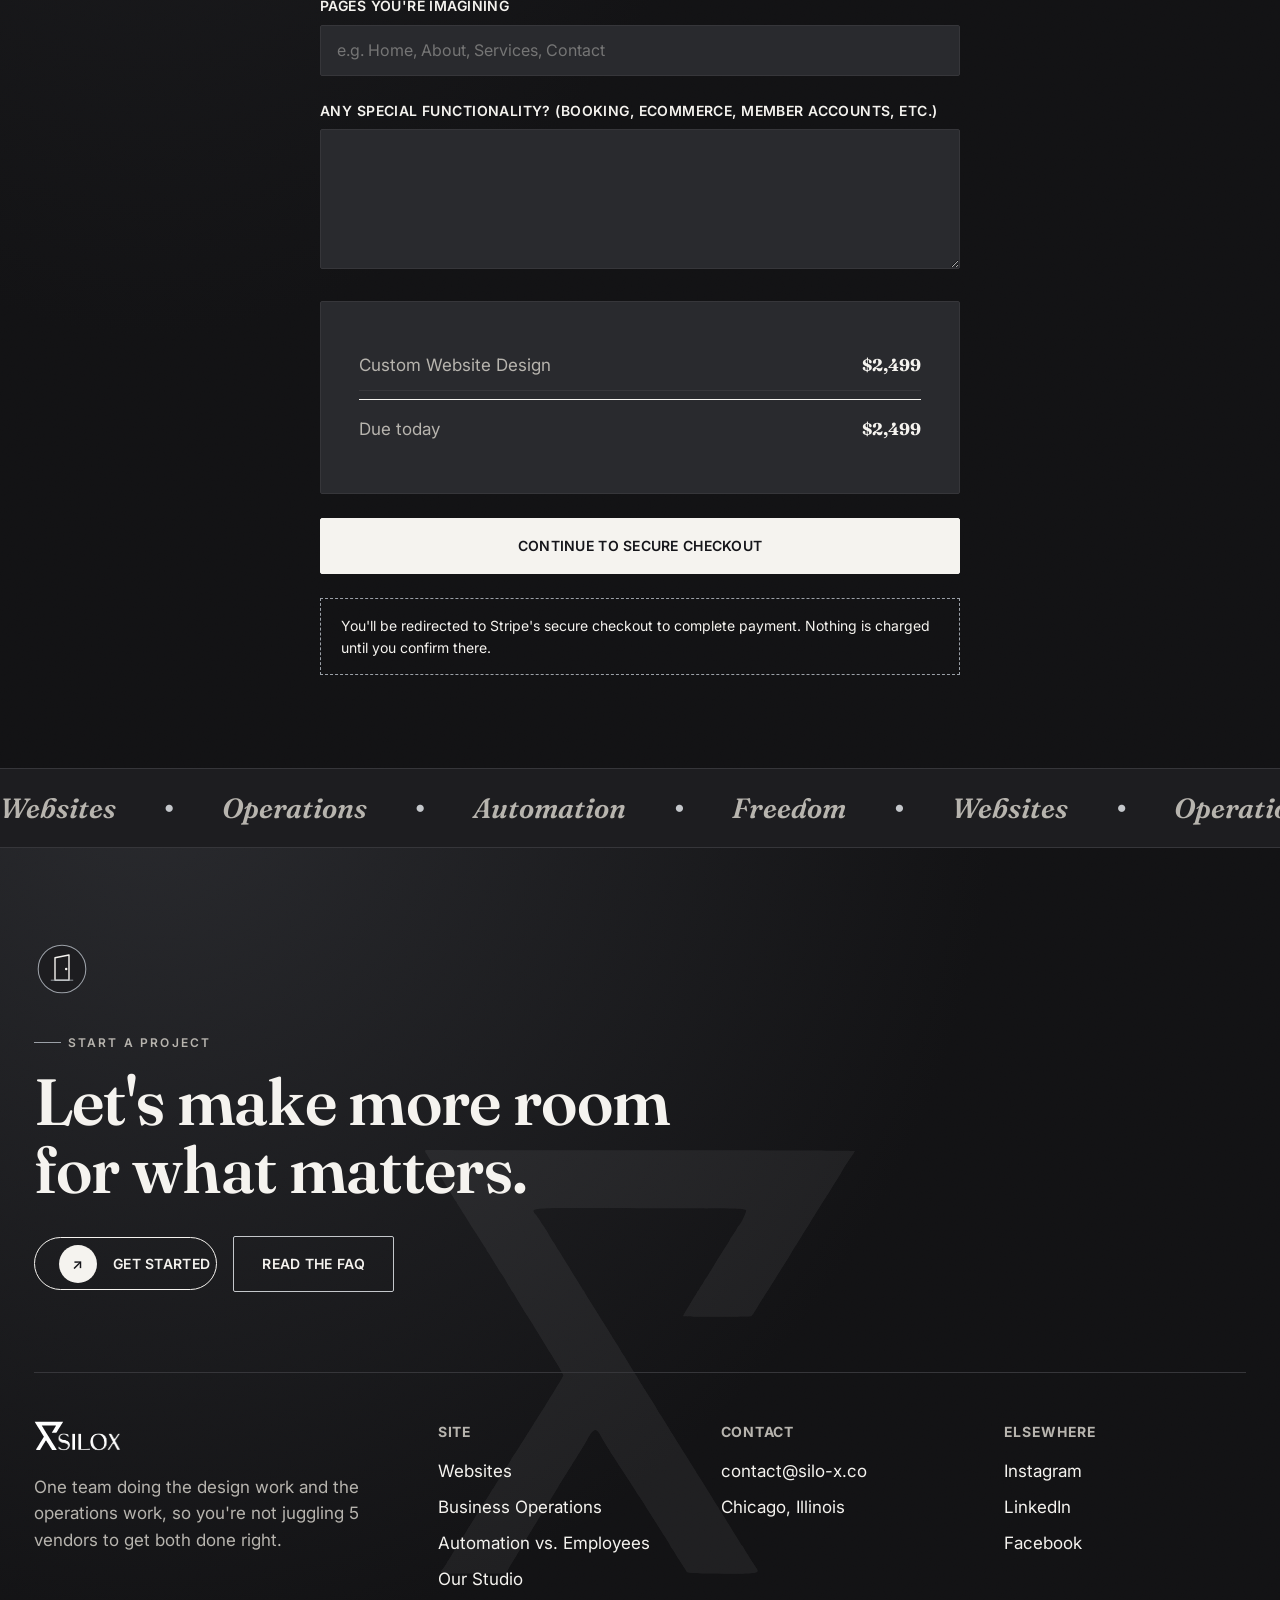
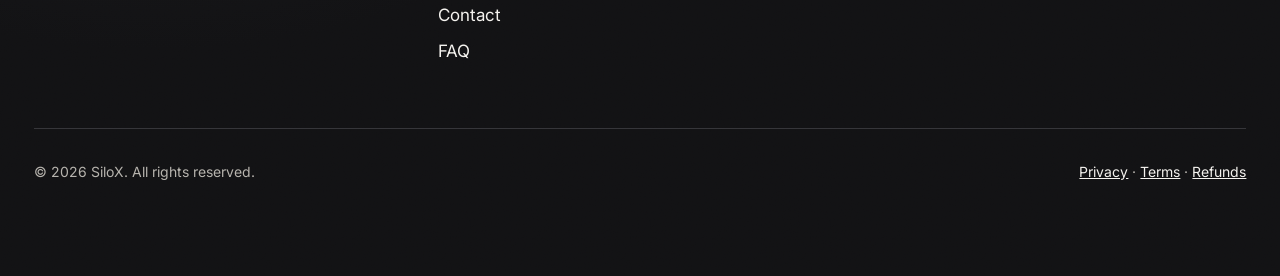
<file: site/websites.html>
<!DOCTYPE html>
<html lang="en">
<head>
<meta charset="UTF-8">
<meta name="viewport" content="width=device-width, initial-scale=1">
<title>Custom Website Design — SiloX</title>
<meta name="description" content="A professionally designed website built around your business, not a template. $2,499, 5 pages, real creative direction, launched by a real designer.">
<link rel="canonical" href="https://silo-x.co/websites.html">
<link rel="stylesheet" href="css/styles.css">
</head>
<body>
<div class="chrome-top-edge"></div>
<a class="skip-link" href="#main">Skip to content</a>

<header class="site-header">
	<div class="wrap site-header__inner">
		<a class="site-logo" href="index.html"><img src="img/logo-horizontal-white.svg" alt="SiloX" width="140" height="48"></a>
		<nav class="primary-nav" id="primary-nav" aria-label="Primary">
			<ul>
				<li><a href="index.html">Home</a></li>
				<li><a href="websites.html" aria-current="page">Websites</a></li>
				<li><a href="operations.html">Business Operations</a></li>
				<li><a href="studio.html">Our Studio</a></li>
				<li><a href="contact.html">Contact</a></li>
			</ul>
		</nav>
		<div class="header-cta">
			<a class="btn btn--primary-on-dark" href="#start">Start Your Website</a>
			<button class="nav-toggle" id="nav-toggle" aria-expanded="false" aria-controls="primary-nav"><span class="visually-hidden">Menu</span>☰</button>
		</div>
	</div>
</header>

<main id="main">

<!-- HERO -->
<section class="section--dark hero-section">
	<div class="wrap hero">
		<p class="eyebrow hero__eyebrow">Custom Website Design</p>
		<div class="hero__motif-badge" aria-hidden="true">
			<span class="icon-chip" aria-hidden="true"><svg viewBox="0 0 80 80" xmlns="http://www.w3.org/2000/svg"><circle cx="40" cy="40" r="34" fill="#1d1d20" stroke="#9ba0a7" stroke-width="1.5"/><rect x="20" y="24" width="40" height="30" rx="2" fill="none" stroke="#f5f3ef" stroke-width="1.8"/><line x1="20" y1="31" x2="60" y2="31" stroke="#9ba0a7" stroke-width="1.2"/><circle cx="25" cy="27.5" r="1.3" fill="#9ba0a7"/><path d="M26 47 l8 -11 l8 7 l12 -15" fill="none" stroke="#f5f3ef" stroke-width="2" stroke-linecap="round" stroke-linejoin="round"/></svg></span>
		</div>
		<h1 class="display-hero hero__headline">Your business doesn't look like everyone else's. Why should your <em class="accent">website</em>?</h1>
		<div class="hero__sub hero__sub--with-visual">
			<div>
				<p class="lead hero__lede">We're tired of seeing the same websites everywhere. The same layouts, the same predictable choices, the same experience. Your website gets a real person who sits down and figures out what actually makes your business different before anyone opens a design file.</p>
				<div class="hero__cta btn-row">
					<a class="btn-soul btn-soul--chrome" href="#start"><span class="btn-soul__ring">↗</span> Build My Website</a>
					<a class="btn-soul btn-soul--on-dark" href="#included"><span class="btn-soul__ring">↗</span> See What's Included</a>
				</div>
			</div>
			<div class="hero-stage" aria-hidden="true">
				<img src="img/motif-websites.svg" alt="" width="560" height="430">
			</div>
		</div>
	</div>
</section>

<!-- CREATIVE DIRECTION STATEMENT -->
<section class="section section--light">
	<div class="wrap editorial-split" data-reveal>
		<div>
			<p class="eyebrow">Built around your business</p>
			<h2 class="display-h1" style="margin-top:1rem;max-width:16ch;">Finally, a website that feels like you.</h2>
		</div>
		<div>
			<p class="lead max-w-prose" style="max-width:52ch;">Every project starts with a real conversation about your brand, your customers, and what you actually want people to feel when they land on your site. Then a designer builds a direction around that, not around whatever's trending in a template marketplace this month.</p>
		</div>
	</div>
</section>

<!-- WHY A REAL DESIGNER -->
<section class="section section--paper">
	<div class="wrap" data-reveal>
		<p class="eyebrow">Why it matters</p>
		<h2 class="display-h2" style="margin-top:1rem;max-width:30ch;">A template can hold your logo. It can't hold your personality.</h2>
		<div class="phases" style="margin-top:3rem;">
			<div class="phase">
				<span class="icon-chip icon-chip--sm" aria-hidden="true"><svg viewBox="0 0 80 80" xmlns="http://www.w3.org/2000/svg"><circle cx="40" cy="40" r="34" fill="#1d1d20" stroke="#9ba0a7" stroke-width="1.5"/><path d="M40 21 l5.2 12.4 13.3 1.1 -10 8.8 3 13 -11.5 -7 -11.5 7 3 -13 -10 -8.8 13.3 -1.1 z" fill="none" stroke="#f5f3ef" stroke-width="1.8" stroke-linejoin="round"/></svg></span> <h3 class="phase__title">Original direction</h3>
				<p>Your layout, your pacing, your visual choices, built for this business, not recycled from the last one.</p>
			</div>
			<div class="phase">
				<span class="icon-chip icon-chip--sm" aria-hidden="true"><svg viewBox="0 0 80 80" xmlns="http://www.w3.org/2000/svg"><circle cx="40" cy="40" r="34" fill="#1d1d20" stroke="#9ba0a7" stroke-width="1.5"/><circle cx="40" cy="31" r="8" fill="none" stroke="#f5f3ef" stroke-width="1.8"/><path d="M23 58 a17 17 0 0 1 34 0" fill="none" stroke="#f5f3ef" stroke-width="1.8"/></svg></span> <h3 class="phase__title">A human in the loop</h3>
				<p>A designer who asks questions before opening a design file, and who's accountable for the result.</p>
			</div>
			<div class="phase">
				<span class="icon-chip icon-chip--sm" aria-hidden="true"><svg viewBox="0 0 80 80" xmlns="http://www.w3.org/2000/svg"><circle cx="40" cy="40" r="34" fill="#1d1d20" stroke="#9ba0a7" stroke-width="1.5"/><path d="M26 40 l10 10 l20 -22" fill="none" stroke="#f5f3ef" stroke-width="3" stroke-linecap="round" stroke-linejoin="round"/></svg></span> <h3 class="phase__title">Built, not just drawn</h3>
				<p>You get a working website at the end, not a picture of one you still have to build yourself.</p>
			</div>
			<div class="phase">
				<span class="icon-chip icon-chip--sm" aria-hidden="true"><svg viewBox="0 0 80 80" xmlns="http://www.w3.org/2000/svg"><circle cx="40" cy="40" r="34" fill="#1d1d20" stroke="#9ba0a7" stroke-width="1.5"/><g fill="none" stroke="#f5f3ef" stroke-width="1.6" opacity="0.9"><path d="M26 30 C34 30 34 40 40 40"/><path d="M40 40 C46 40 46 30 54 30"/><path d="M40 40 C40 48 34 50 28 54"/></g><circle cx="40" cy="40" r="4" fill="#f5f3ef"/><circle cx="26" cy="30" r="2" fill="#f5f3ef"/><circle cx="54" cy="30" r="2" fill="#f5f3ef"/><circle cx="28" cy="54" r="2" fill="#f5f3ef"/></svg></span> <h3 class="phase__title">One point of contact</h3>
				<p>No bouncing between a designer, a developer, and a project manager who've never spoken to each other.</p>
			</div>
		</div>
	</div>
</section>

<!-- PORTFOLIO (honest placeholder) -->
<section class="section section--dark" style="overflow:hidden;">
	<span class="ghost-num" aria-hidden="true">03</span>
	<div class="wrap" data-reveal>
		<p class="eyebrow">Our work</p>
		<h2 class="display-h1" style="margin-top:1rem;max-width:18ch;">Portfolio, coming into view.</h2>
		<p class="lead" style="margin-top:1.5rem;max-width:56ch;">A few real ones, below. More are coming as we pull the rest of the shots together, we didn't want to fake it with made-up clients in the meantime.</p>
		<div class="work-grid" style="margin-top:4rem;">
			<figure class="tilt-card">
				<div class="work-card__media" style="aspect-ratio:4/3;width:100%;overflow:hidden;"><img src="img/portfolio-flussos.jpg" alt="Flussos, a property management workflow site we designed" style="width:100%;height:100%;object-fit:cover;object-position:top;"></div>
				<figcaption>Flussos</figcaption>
			</figure>
			<figure class="tilt-card tilt-card--right" style="margin-top:1.5rem;">
				<div class="work-card__media" style="aspect-ratio:4/3;width:100%;overflow:hidden;"><img src="img/portfolio-leafless-ashes.jpg" alt="Leafless Ashes, a candle brand site we designed" style="width:100%;height:100%;object-fit:cover;object-position:top;"></div>
				<figcaption>Leafless Ashes</figcaption>
			</figure>
			<figure class="tilt-card">
				<div class="work-card__media" style="aspect-ratio:4/3;width:100%;overflow:hidden;"><img src="img/portfolio-folklore-coffee.jpg" alt="Folklore Coffee, a desktop site design we built" style="width:100%;height:100%;object-fit:cover;object-position:top;"></div>
				<figcaption>Folklore Coffee</figcaption>
			</figure>
		</div>
	</div>
</section>

<!-- WHAT'S INCLUDED -->
<section class="section section--light" id="included">
	<div class="wrap" data-reveal>
		<p class="eyebrow">The package</p>
		<h2 class="display-h1" style="margin-top:1rem;max-width:18ch;">What's actually included.</h2>
		<div class="editorial-split" style="margin-top:3rem;">
			<div class="pricing-card" style="max-width:420px;position:relative;overflow:hidden;" data-tilt>
				<span class="tilt-glare" aria-hidden="true"></span>
				<span class="corner-fold" aria-hidden="true"></span>
				<h3 class="pricing-card__name">Custom Website Design</h3>
				<p class="pricing-card__tagline">One project, one price, no surprises later.</p>
				<div class="pricing-card__price">$2,499 <small>one-time</small></div>
				<ul class="pricing-card__list">
					<li>A professionally designed website, built on real creative direction</li>
					<li>Up to 5 pages</li>
					<li>Responsive desktop, tablet, and mobile layouts</li>
					<li>Contact form integration</li>
					<li>Advanced on-page SEO</li>
					<li>Basic analytics setup</li>
					<li>2 rounds of design revisions</li>
					<li>Functional testing before launch</li>
					<li>Launch and full handoff</li>
				</ul>
				<a class="btn btn--primary-on-light btn--block" href="#start">Build My Website</a>
			</div>
			<div class="included-excluded" style="margin-top:0;grid-template-columns:1fr;">
				<div>
					<h4 style="font-family:var(--font-display);font-weight:600;font-size:var(--step-h3);">Not included, but we can scope it</h4>
					<ul class="pricing-tier__list pricing-tier__list--excluded">
						<li>Full brand identity or logo design</li>
						<li>Complex ecommerce functionality</li>
						<li>Extensive custom integrations or applications</li>
						<li>Unlimited pages or unlimited revisions</li>
						<li>Ongoing content creation</li>
						<li>Domain registration or third-party subscriptions</li>
						<li>Recurring hosting or maintenance</li>
					</ul>
					<p class="muted" style="margin-top:1.5rem;">Need any of this? We'll quote it separately instead of quietly tacking it onto your bill.</p>
				</div>
			</div>
		</div>
	</div>
</section>

<!-- PROCESS -->
<section class="section section--paper">
	<div class="wrap" data-reveal>
		<p class="eyebrow">The process</p>
		<h2 class="display-h1" style="margin-top:1rem;max-width:18ch;">4 steps, start to launch.</h2>
		<div class="phases">
			<div class="phase">
				<span class="phase__num">01</span>
				<span class="icon-chip icon-chip--sm" aria-hidden="true"><svg viewBox="0 0 80 80" xmlns="http://www.w3.org/2000/svg"><circle cx="40" cy="40" r="34" fill="#1d1d20" stroke="#9ba0a7" stroke-width="1.5"/><path d="M22 28 h36 v22 h-20 l-8 8 v-8 h-8 z" fill="none" stroke="#f5f3ef" stroke-width="2" stroke-linejoin="round"/></svg></span> <h3 class="phase__title">Tell us about your business</h3>
				<p>Share your vision, goals, preferences, and anything you already have to work from.</p>
			</div>
			<div class="phase">
				<span class="phase__num">02</span>
				<span class="icon-chip icon-chip--sm" aria-hidden="true"><svg viewBox="0 0 80 80" xmlns="http://www.w3.org/2000/svg"><circle cx="40" cy="40" r="34" fill="#1d1d20" stroke="#9ba0a7" stroke-width="1.5"/><path d="M40 21 l5.2 12.4 13.3 1.1 -10 8.8 3 13 -11.5 -7 -11.5 7 3 -13 -10 -8.8 13.3 -1.1 z" fill="none" stroke="#f5f3ef" stroke-width="1.8" stroke-linejoin="round"/></svg></span> <h3 class="phase__title">Creative direction</h3>
				<p>Our designer develops a visual direction built around your business specifically.</p>
			</div>
			<div class="phase">
				<span class="phase__num">03</span>
				<span class="icon-chip icon-chip--sm" aria-hidden="true"><svg viewBox="0 0 80 80" xmlns="http://www.w3.org/2000/svg"><circle cx="40" cy="40" r="34" fill="#1d1d20" stroke="#9ba0a7" stroke-width="1.5"/><g fill="none" stroke="#f5f3ef" stroke-width="2"><circle cx="40" cy="40" r="9"/><path d="M40 21 v7 M40 52 v7 M21 40 h7 M52 40 h7 M26.5 26.5 l5 5 M48.5 48.5 l5 5 M26.5 53.5 l5 -5 M48.5 31.5 l5 -5" stroke-linecap="round"/></g></svg></span> <h3 class="phase__title">Design and development</h3>
				<p>We build your responsive website and refine it until it's right.</p>
			</div>
			<div class="phase">
				<span class="phase__num">04</span>
				<span class="icon-chip icon-chip--sm" aria-hidden="true"><svg viewBox="0 0 80 80" xmlns="http://www.w3.org/2000/svg"><circle cx="40" cy="40" r="34" fill="#1d1d20" stroke="#9ba0a7" stroke-width="1.5"/><path d="M26 40 l10 10 l20 -22" fill="none" stroke="#f5f3ef" stroke-width="3" stroke-linecap="round" stroke-linejoin="round"/></svg></span> <h3 class="phase__title">Review and launch</h3>
				<p>You review the work, request revisions within scope, and we launch.</p>
			</div>
		</div>
	</div>
</section>

<!-- MAINTENANCE NOTE -->
<section class="section section--light">
	<div class="wrap" data-reveal>
		<p class="eyebrow">After launch</p>
		<h2 class="display-h2" style="margin-top:1rem;max-width:22ch;">Want ongoing support once it's live?</h2>
		<p class="lead" style="margin-top:1rem;max-width:52ch;">Website maintenance is $99/month, and it covers hosting plus ongoing support, so you're not juggling a separate host and a separate person to call when something needs fixing.</p>
	</div>
</section>

<!-- CHECKOUT START -->
<section class="section section--dark" id="start">
	<div class="wrap" data-reveal>
		<p class="eyebrow">Start your project</p>
		<h2 class="display-h1" style="margin-top:1rem;max-width:20ch;">Let's talk about your business first.</h2>
		<p class="lead" style="margin-top:1rem;max-width:56ch;">Tell us a bit about the project, then we'll take you to a secure checkout for the $2,499 package. If what you need falls outside the standard scope, we'll follow up with a custom quote instead of charging you for work we haven't agreed on.</p>

		<form id="website-intake-form" class="wrap" style="padding:0;margin-top:2.5rem;max-width:640px;" novalidate>
			<div class="form-field">
				<label for="biz-name">Business name</label>
				<input type="text" id="biz-name" name="businessName" required>
			</div>
			<div class="form-field">
				<label for="contact-name">Your name</label>
				<input type="text" id="contact-name" name="contactName" required>
			</div>
			<div class="form-field">
				<label for="email">Email</label>
				<input type="email" id="email" name="email" required>
			</div>
			<div class="form-field">
				<label for="existing-site">Existing website, if you have one</label>
				<input type="url" id="existing-site" name="existingSite">
			</div>
			<div class="form-field">
				<label for="industry">Industry</label>
				<input type="text" id="industry" name="industry">
			</div>
			<div class="form-field">
				<label for="objective">Main goal for the new site</label>
				<textarea id="objective" name="objective"></textarea>
			</div>
			<div class="form-field">
				<label for="pages-wanted">Pages you're imagining</label>
				<input type="text" id="pages-wanted" name="pagesWanted" placeholder="e.g. Home, About, Services, Contact">
			</div>
			<div class="form-field">
				<label for="special-needs">Any special functionality? (booking, ecommerce, member accounts, etc.)</label>
				<textarea id="special-needs" name="specialNeeds"></textarea>
			</div>
			<input type="text" name="company_website" class="honeypot-field" tabindex="-1" autocomplete="off" aria-hidden="true">

			<div class="order-summary" style="margin-top:1rem;">
				<div class="order-summary__row"><span class="order-summary__label">Custom Website Design</span><span class="order-summary__value">$2,499</span></div>
				<div class="order-summary__row order-summary__total"><span class="order-summary__label">Due today</span><span class="order-summary__value">$2,499</span></div>
			</div>

			<button type="submit" class="btn btn--primary-on-dark btn--block" style="margin-top:1.5rem;" id="website-checkout-btn">Continue to Secure Checkout</button>
			<p class="form-status" id="website-checkout-status" role="status"></p>
			<p class="checkout-notice">You'll be redirected to Stripe's secure checkout to complete payment. Nothing is charged until you confirm there.</p>
		</form>
	</div>
</section>

</main>

<div class="marquee" aria-hidden="true">
	<div class="marquee__track">
		<div class="marquee__item"><span>Websites</span><span class="dot">●</span><span>Operations</span><span class="dot">●</span><span>Automation</span><span class="dot">●</span><span>Freedom</span><span class="dot">●</span></div>
		<div class="marquee__item"><span>Websites</span><span class="dot">●</span><span>Operations</span><span class="dot">●</span><span>Automation</span><span class="dot">●</span><span>Freedom</span><span class="dot">●</span></div>
	</div>
</div>

<footer class="site-footer section--dark" style="position:relative;overflow:hidden;">
	<div class="wordmark-watermark" aria-hidden="true"><img src="img/logomark-white.svg" alt=""></div>
	<div class="wrap" style="position:relative;">
		<div class="footer-cta">
			<div class="footer-cta__icon" aria-hidden="true"><span class="icon-chip" aria-hidden="true"><svg viewBox="0 0 80 80" xmlns="http://www.w3.org/2000/svg"><circle cx="40" cy="40" r="34" fill="#1d1d20" stroke="#9ba0a7" stroke-width="1.5"/><path d="M30 56 V24 l20 -4 v36 z" fill="none" stroke="#f5f3ef" stroke-width="2" stroke-linecap="round" stroke-linejoin="round"/><circle cx="46" cy="40" r="1.8" fill="#f5f3ef"/><line x1="24" y1="56" x2="56" y2="56" stroke="#9ba0a7" stroke-width="1.3"/></svg></span></div>
			<p class="eyebrow">Start a project</p>
			<h2 class="display-h1" style="margin-top:1rem;max-width:16ch;">Let's make more room for what matters.</h2>
			<div class="btn-row" style="margin-top:2rem;">
				<a class="btn-soul btn-soul--on-dark" href="contact.html"><span class="btn-soul__ring">↗</span> Get Started</a>
				<a class="btn btn--ghost-on-dark" href="faq.html">Read the FAQ</a>
			</div>
		</div>
		<hr class="rule">
		<div class="footer-grid" style="margin-top:3rem;">
			<div class="footer-col">
				<p class="site-logo"><img src="img/logo-horizontal-white.svg" alt="SiloX" width="150" height="52"></p>
				<p style="margin-top:1rem;color:var(--text-on-dark-muted);max-width:32ch;">One team doing the design work and the operations work, so you're not juggling 5 vendors to get both done right.</p>
			</div>
			<div class="footer-col">
				<h4>Site</h4>
				<ul>
					<li><a href="websites.html">Websites</a></li>
					<li><a href="operations.html">Business Operations</a></li>
					<li><a href="automation-vs-employees.html">Automation vs. Employees</a></li>
					<li><a href="studio.html">Our Studio</a></li>
					<li><a href="contact.html">Contact</a></li>
					<li><a href="faq.html">FAQ</a></li>
				</ul>
			</div>
			<div class="footer-col">
				<h4>Contact</h4>
				<ul>
					<li><a href="mailto:contact@silo-x.co">contact@silo-x.co</a></li>
					<li>Chicago, Illinois</li>
				</ul>
			</div>
			<div class="footer-col">
				<h4>Elsewhere</h4>
				<ul>
					<li><a href="https://instagram.com/silox_studio">Instagram</a></li>
					<li><a href="https://linkedin.com/company/silox-ai">LinkedIn</a></li>
					<li><a href="https://facebook.com/profile.php?id=61578733553728">Facebook</a></li>
				</ul>
			</div>
		</div>
		<div class="footer-bottom">
			<span>© 2026 SiloX. All rights reserved.</span>
			<span><a href="legal/privacy.html">Privacy</a> · <a href="legal/terms.html">Terms</a> · <a href="legal/refund-policy.html">Refunds</a></span>
		</div>
	</div>
</footer>

<script src="js/main.js"></script>
<script src="js/checkout.js"></script>
<script>
document.getElementById('website-intake-form').addEventListener('submit', function (e) {
	e.preventDefault();
	var form = e.target;
	if (!window.siloxValidate(form)) return;
	siloxStartCheckout({
		form: form,
		type: 'website',
		buttonId: 'website-checkout-btn',
		statusId: 'website-checkout-status'
	});
});
</script>
</body>
</html>
</file>
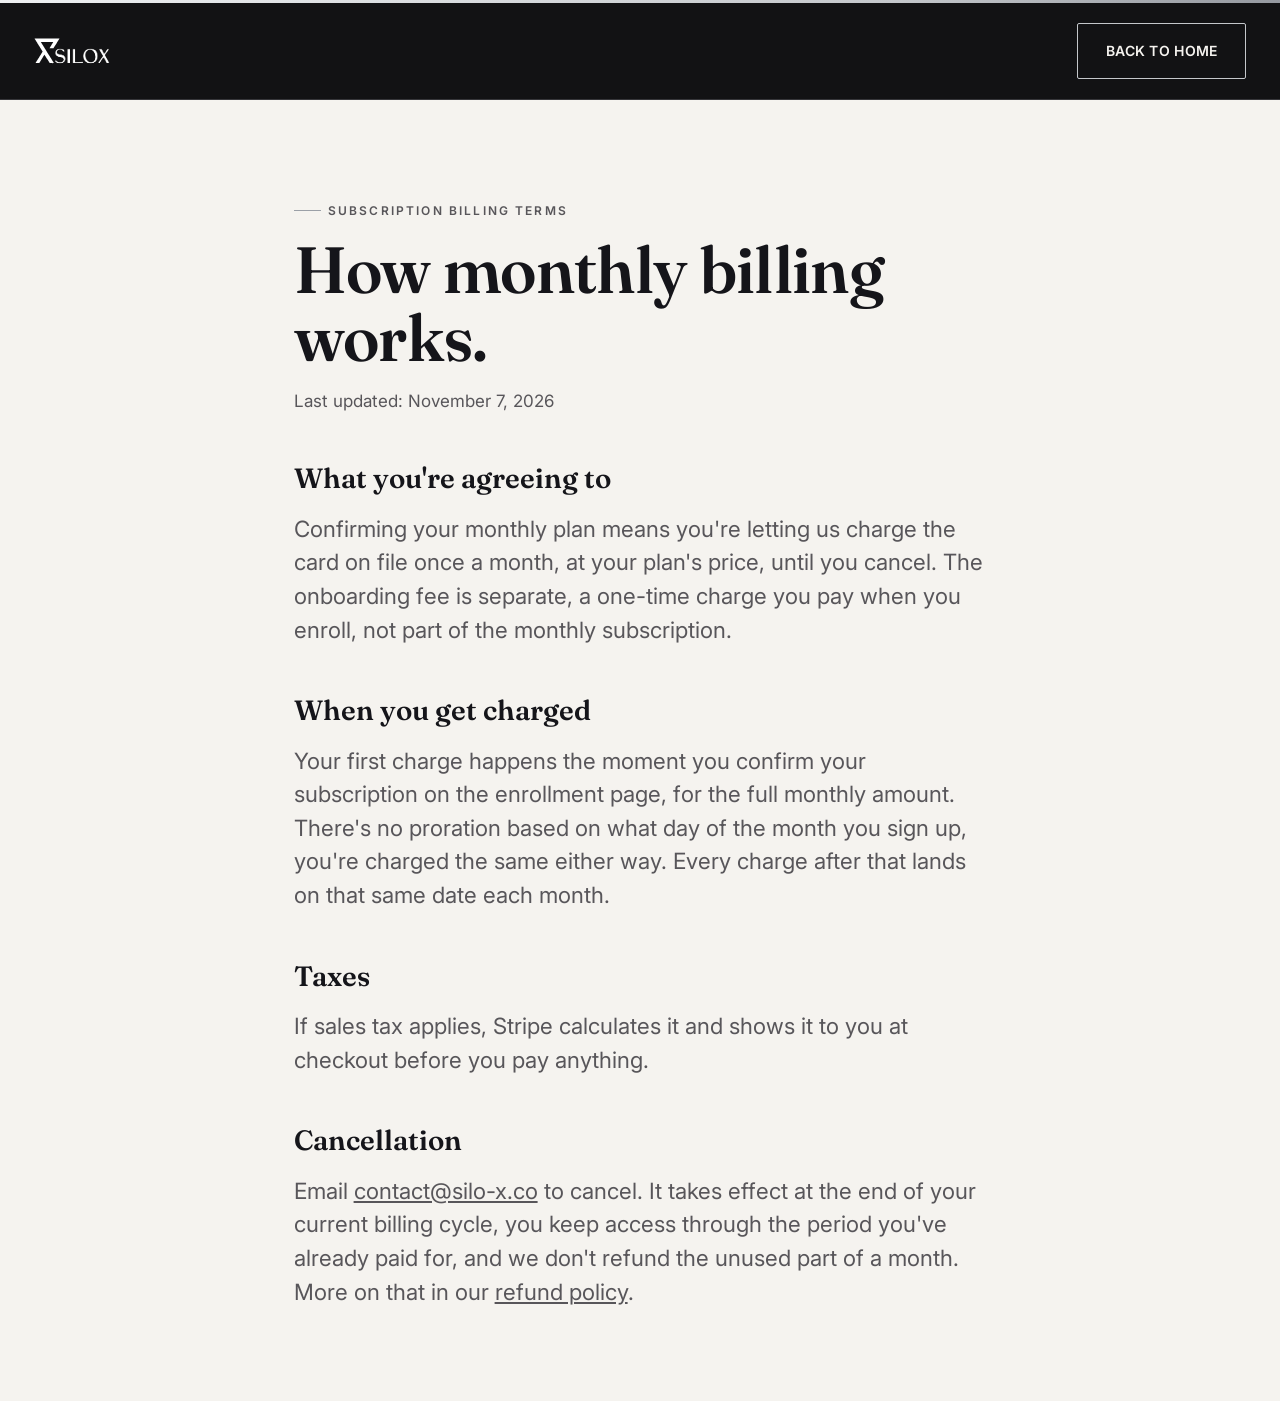
<file: site/legal/billing-terms.html>
<!DOCTYPE html>
<html lang="en">
<head>
<meta charset="UTF-8">
<meta name="viewport" content="width=device-width, initial-scale=1">
<title>Subscription Billing Terms — SiloX</title>
<link rel="canonical" href="https://silo-x.co/legal/billing-terms.html">
<link rel="stylesheet" href="../css/styles.css">
</head>
<body>
<div class="chrome-top-edge"></div>
<header class="site-header">
	<div class="wrap site-header__inner">
		<a class="site-logo" href="../index.html"><img src="../img/logo-horizontal-white.svg" alt="SiloX" width="140" height="48"></a>
		<div class="header-cta"><a class="btn btn--ghost-on-dark" href="../index.html">Back to Home</a></div>
	</div>
</header>
<main id="main">
<section class="section section--light">
	<div class="wrap" style="max-width:760px;">
		<p class="eyebrow">Subscription Billing Terms</p>
		<h1 class="display-h1" style="margin-top:1rem;">How monthly billing works.</h1>
		<p class="muted" style="margin-top:1rem;">Last updated: November 7, 2026</p>

		<h2 class="display-h3" style="margin-top:3rem;">What you're agreeing to</h2>
		<p class="lead" style="margin-top:1rem;max-width:62ch;">Confirming your monthly plan means you're letting us charge the card on file once a month, at your plan's price, until you cancel. The onboarding fee is separate, a one-time charge you pay when you enroll, not part of the monthly subscription.</p>

		<h2 class="display-h3" style="margin-top:3rem;">When you get charged</h2>
		<p class="lead" style="margin-top:1rem;max-width:62ch;">Your first charge happens the moment you confirm your subscription on the enrollment page, for the full monthly amount. There's no proration based on what day of the month you sign up, you're charged the same either way. Every charge after that lands on that same date each month.</p>

		<h2 class="display-h3" style="margin-top:3rem;">Taxes</h2>
		<p class="lead" style="margin-top:1rem;max-width:62ch;">If sales tax applies, Stripe calculates it and shows it to you at checkout before you pay anything.</p>

		<h2 class="display-h3" style="margin-top:3rem;">Cancellation</h2>
		<p class="lead" style="margin-top:1rem;max-width:62ch;">Email <a href="mailto:contact@silo-x.co" style="text-decoration:underline;">contact@silo-x.co</a> to cancel. It takes effect at the end of your current billing cycle, you keep access through the period you've already paid for, and we don't refund the unused part of a month. More on that in our <a href="refund-policy.html" style="text-decoration:underline;">refund policy</a>.</p>
	</div>
</section>
</main>
</body>
</html>
</file>
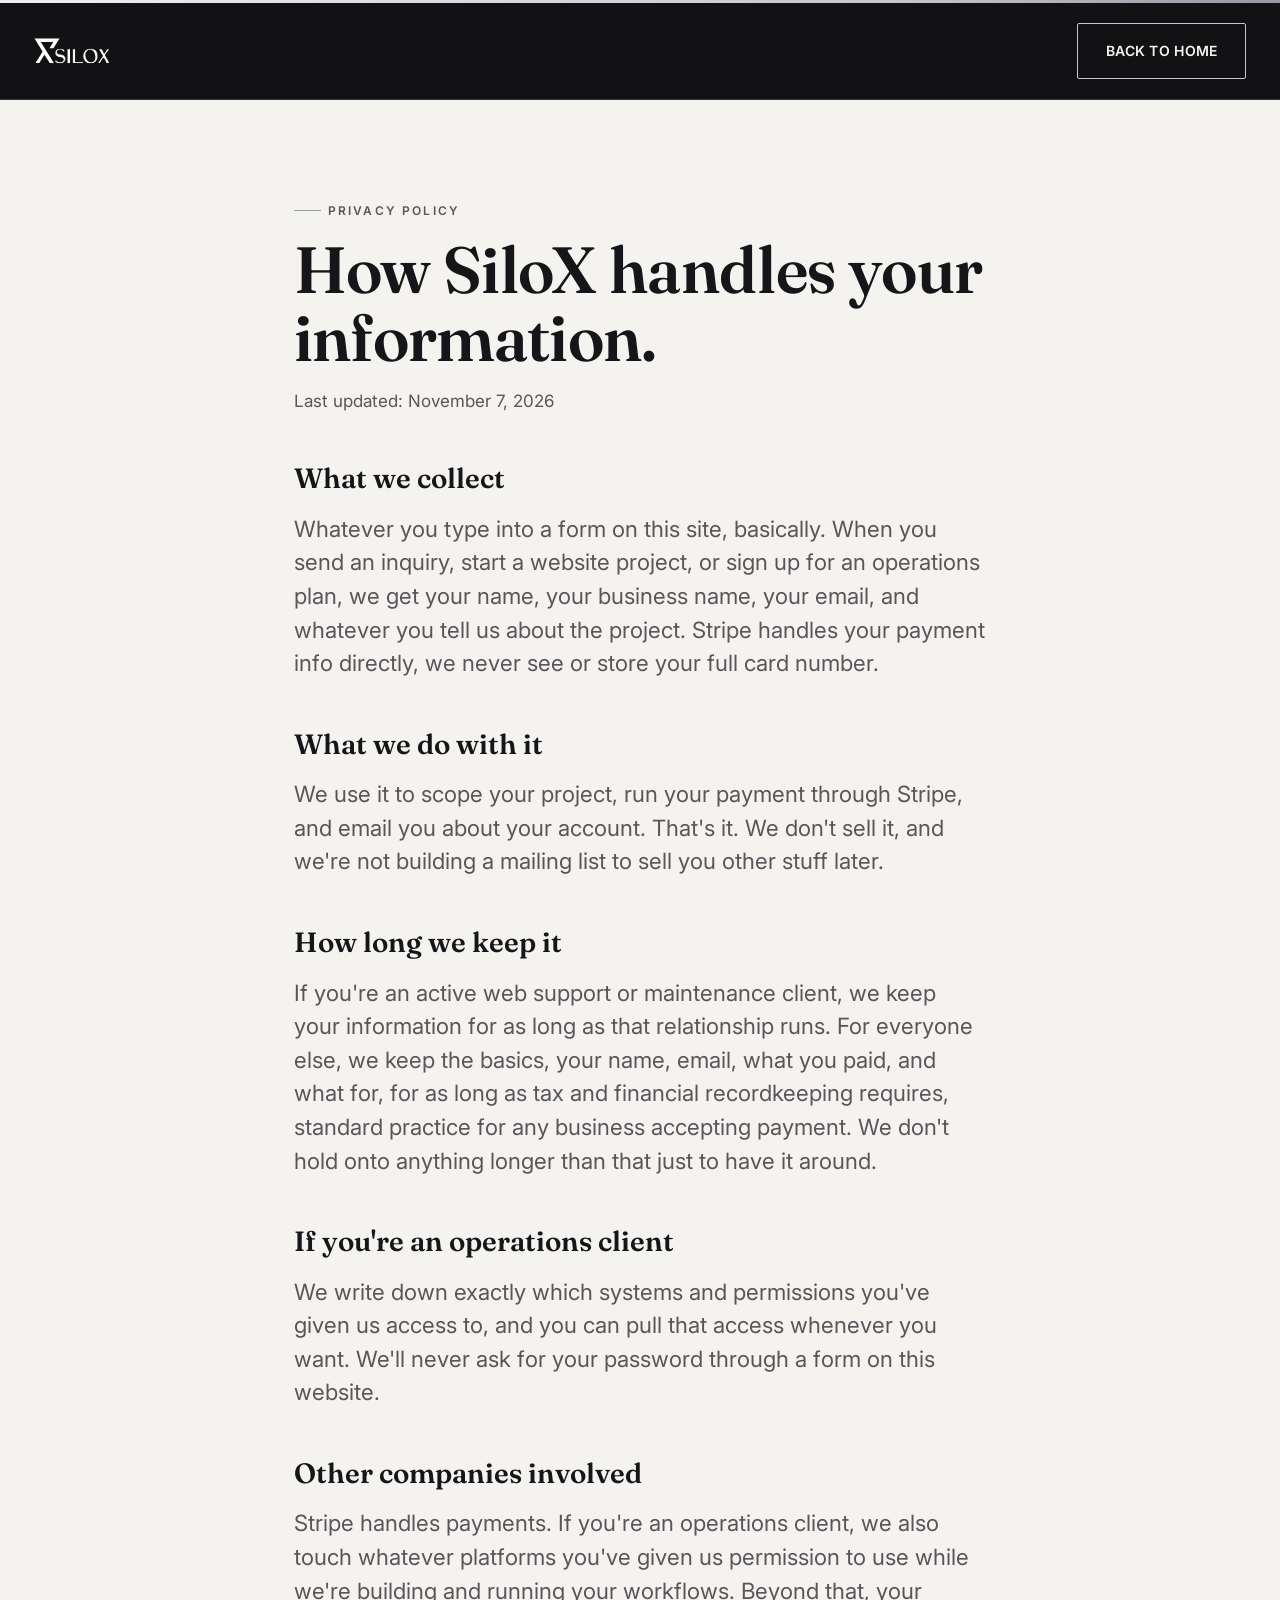
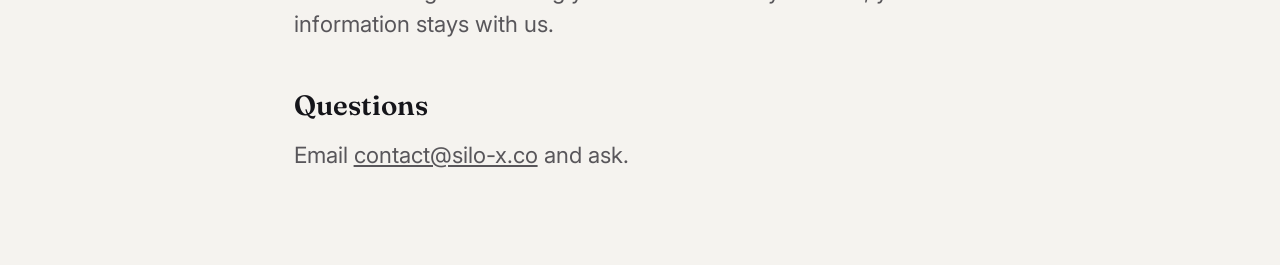
<file: site/legal/privacy.html>
<!DOCTYPE html>
<html lang="en">
<head>
<meta charset="UTF-8">
<meta name="viewport" content="width=device-width, initial-scale=1">
<title>Privacy Policy — SiloX</title>
<link rel="canonical" href="https://silo-x.co/legal/privacy.html">
<link rel="stylesheet" href="../css/styles.css">
</head>
<body>
<div class="chrome-top-edge"></div>
<header class="site-header">
	<div class="wrap site-header__inner">
		<a class="site-logo" href="../index.html"><img src="../img/logo-horizontal-white.svg" alt="SiloX" width="140" height="48"></a>
		<div class="header-cta"><a class="btn btn--ghost-on-dark" href="../index.html">Back to Home</a></div>
	</div>
</header>
<main id="main">
<section class="section section--light">
	<div class="wrap" style="max-width:760px;">
		<p class="eyebrow">Privacy Policy</p>
		<h1 class="display-h1" style="margin-top:1rem;">How SiloX handles your information.</h1>
		<p class="muted" style="margin-top:1rem;">Last updated: November 7, 2026</p>

		<h2 class="display-h3" style="margin-top:3rem;">What we collect</h2>
		<p class="lead" style="margin-top:1rem;max-width:62ch;">Whatever you type into a form on this site, basically. When you send an inquiry, start a website project, or sign up for an operations plan, we get your name, your business name, your email, and whatever you tell us about the project. Stripe handles your payment info directly, we never see or store your full card number.</p>

		<h2 class="display-h3" style="margin-top:3rem;">What we do with it</h2>
		<p class="lead" style="margin-top:1rem;max-width:62ch;">We use it to scope your project, run your payment through Stripe, and email you about your account. That's it. We don't sell it, and we're not building a mailing list to sell you other stuff later.</p>

		<h2 class="display-h3" style="margin-top:3rem;">How long we keep it</h2>
		<p class="lead" style="margin-top:1rem;max-width:62ch;">If you're an active web support or maintenance client, we keep your information for as long as that relationship runs. For everyone else, we keep the basics, your name, email, what you paid, and what for, for as long as tax and financial recordkeeping requires, standard practice for any business accepting payment. We don't hold onto anything longer than that just to have it around.</p>

		<h2 class="display-h3" style="margin-top:3rem;">If you're an operations client</h2>
		<p class="lead" style="margin-top:1rem;max-width:62ch;">We write down exactly which systems and permissions you've given us access to, and you can pull that access whenever you want. We'll never ask for your password through a form on this website.</p>

		<h2 class="display-h3" style="margin-top:3rem;">Other companies involved</h2>
		<p class="lead" style="margin-top:1rem;max-width:62ch;">Stripe handles payments. If you're an operations client, we also touch whatever platforms you've given us permission to use while we're building and running your workflows. Beyond that, your information stays with us.</p>

		<h2 class="display-h3" style="margin-top:3rem;">Questions</h2>
		<p class="lead" style="margin-top:1rem;max-width:62ch;">Email <a href="mailto:contact@silo-x.co" style="text-decoration:underline;">contact@silo-x.co</a> and ask.</p>
	</div>
</section>
</main>
</body>
</html>
</file>
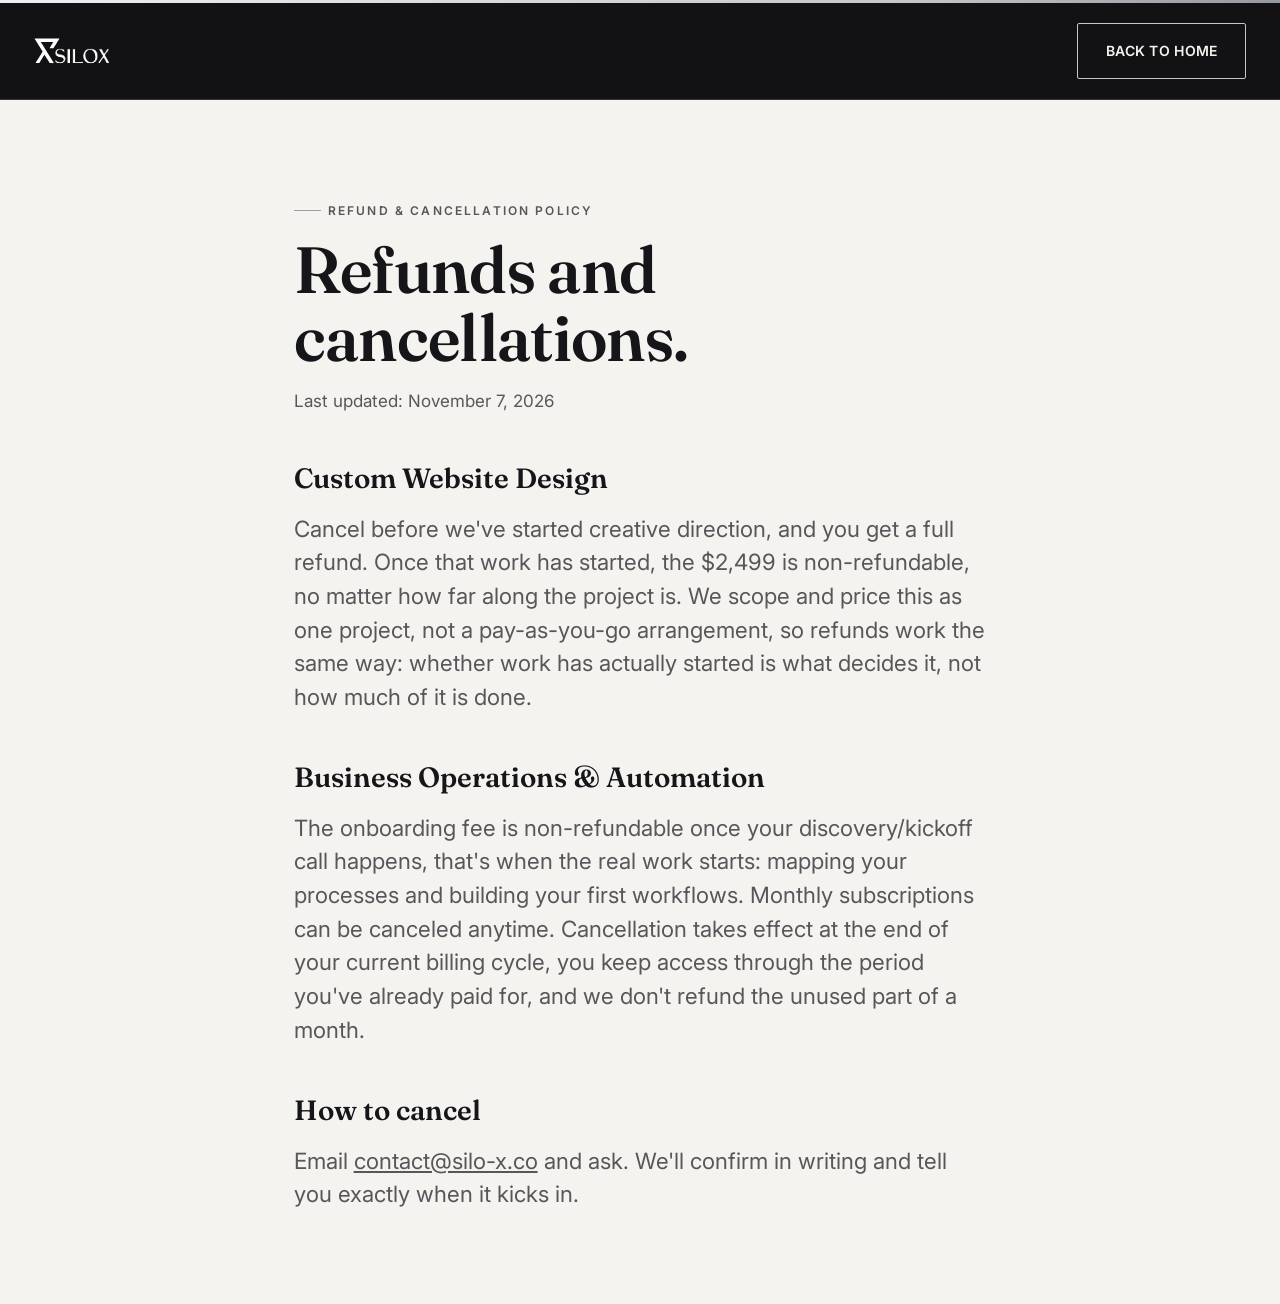
<file: site/legal/refund-policy.html>
<!DOCTYPE html>
<html lang="en">
<head>
<meta charset="UTF-8">
<meta name="viewport" content="width=device-width, initial-scale=1">
<title>Refund &amp; Cancellation Policy — SiloX</title>
<link rel="canonical" href="https://silo-x.co/legal/refund-policy.html">
<link rel="stylesheet" href="../css/styles.css">
</head>
<body>
<div class="chrome-top-edge"></div>
<header class="site-header">
	<div class="wrap site-header__inner">
		<a class="site-logo" href="../index.html"><img src="../img/logo-horizontal-white.svg" alt="SiloX" width="140" height="48"></a>
		<div class="header-cta"><a class="btn btn--ghost-on-dark" href="../index.html">Back to Home</a></div>
	</div>
</header>
<main id="main">
<section class="section section--light">
	<div class="wrap" style="max-width:760px;">
		<p class="eyebrow">Refund &amp; Cancellation Policy</p>
		<h1 class="display-h1" style="margin-top:1rem;">Refunds and cancellations.</h1>
		<p class="muted" style="margin-top:1rem;">Last updated: November 7, 2026</p>

		<h2 class="display-h3" style="margin-top:3rem;">Custom Website Design</h2>
		<p class="lead" style="margin-top:1rem;max-width:62ch;">Cancel before we've started creative direction, and you get a full refund. Once that work has started, the $2,499 is non-refundable, no matter how far along the project is. We scope and price this as one project, not a pay-as-you-go arrangement, so refunds work the same way: whether work has actually started is what decides it, not how much of it is done.</p>

		<h2 class="display-h3" style="margin-top:3rem;">Business Operations &amp; Automation</h2>
		<p class="lead" style="margin-top:1rem;max-width:62ch;">The onboarding fee is non-refundable once your discovery/kickoff call happens, that's when the real work starts: mapping your processes and building your first workflows. Monthly subscriptions can be canceled anytime. Cancellation takes effect at the end of your current billing cycle, you keep access through the period you've already paid for, and we don't refund the unused part of a month.</p>

		<h2 class="display-h3" style="margin-top:3rem;">How to cancel</h2>
		<p class="lead" style="margin-top:1rem;max-width:62ch;">Email <a href="mailto:contact@silo-x.co" style="text-decoration:underline;">contact@silo-x.co</a> and ask. We'll confirm in writing and tell you exactly when it kicks in.</p>
	</div>
</section>
</main>
</body>
</html>
</file>
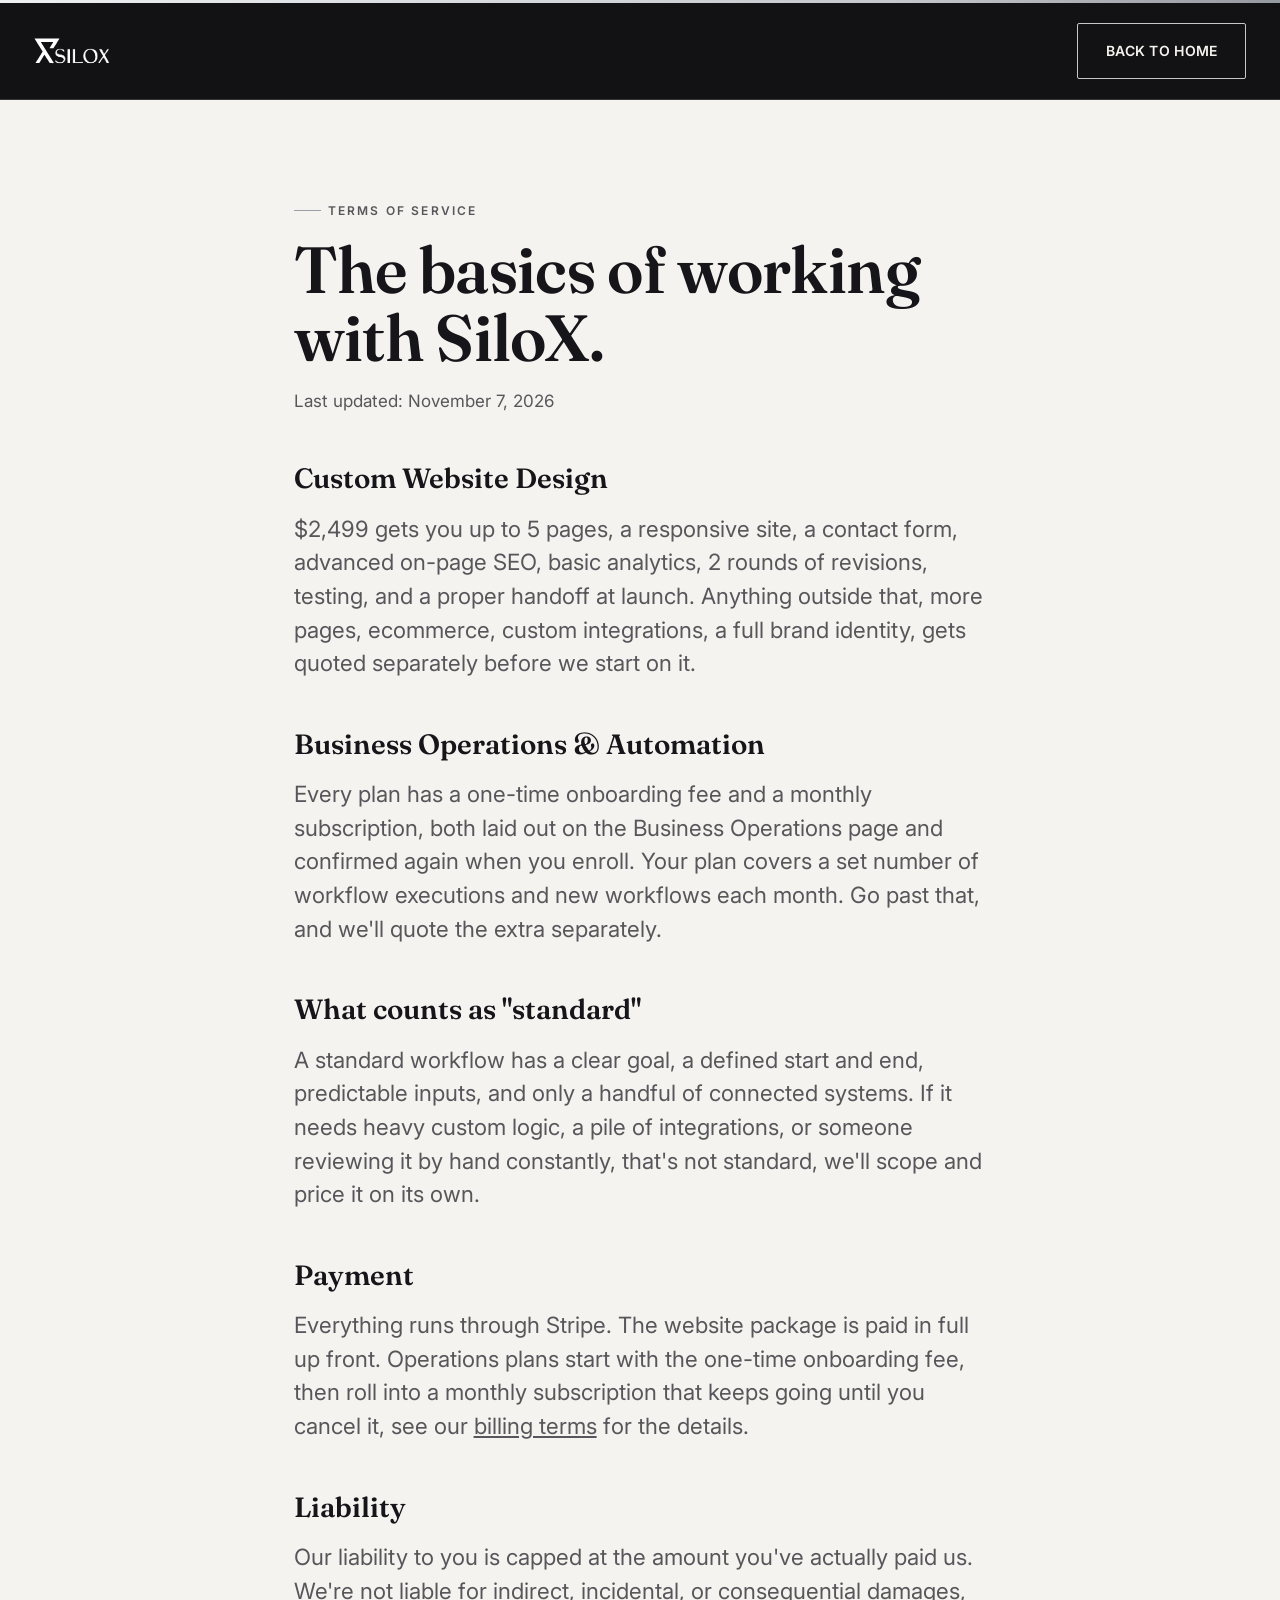
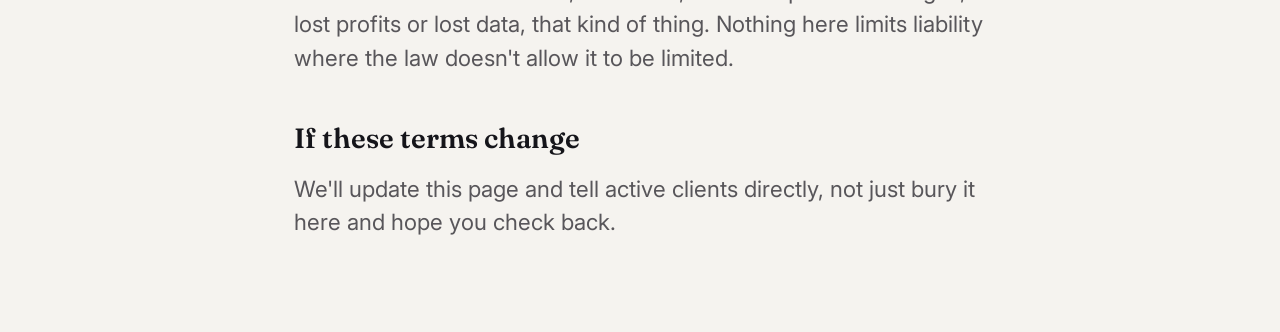
<file: site/legal/terms.html>
<!DOCTYPE html>
<html lang="en">
<head>
<meta charset="UTF-8">
<meta name="viewport" content="width=device-width, initial-scale=1">
<title>Terms of Service — SiloX</title>
<link rel="canonical" href="https://silo-x.co/legal/terms.html">
<link rel="stylesheet" href="../css/styles.css">
</head>
<body>
<div class="chrome-top-edge"></div>
<header class="site-header">
	<div class="wrap site-header__inner">
		<a class="site-logo" href="../index.html"><img src="../img/logo-horizontal-white.svg" alt="SiloX" width="140" height="48"></a>
		<div class="header-cta"><a class="btn btn--ghost-on-dark" href="../index.html">Back to Home</a></div>
	</div>
</header>
<main id="main">
<section class="section section--light">
	<div class="wrap" style="max-width:760px;">
		<p class="eyebrow">Terms of Service</p>
		<h1 class="display-h1" style="margin-top:1rem;">The basics of working with SiloX.</h1>
		<p class="muted" style="margin-top:1rem;">Last updated: November 7, 2026</p>

		<h2 class="display-h3" style="margin-top:3rem;">Custom Website Design</h2>
		<p class="lead" style="margin-top:1rem;max-width:62ch;">$2,499 gets you up to 5 pages, a responsive site, a contact form, advanced on-page SEO, basic analytics, 2 rounds of revisions, testing, and a proper handoff at launch. Anything outside that, more pages, ecommerce, custom integrations, a full brand identity, gets quoted separately before we start on it.</p>

		<h2 class="display-h3" style="margin-top:3rem;">Business Operations &amp; Automation</h2>
		<p class="lead" style="margin-top:1rem;max-width:62ch;">Every plan has a one-time onboarding fee and a monthly subscription, both laid out on the Business Operations page and confirmed again when you enroll. Your plan covers a set number of workflow executions and new workflows each month. Go past that, and we'll quote the extra separately.</p>

		<h2 class="display-h3" style="margin-top:3rem;">What counts as "standard"</h2>
		<p class="lead" style="margin-top:1rem;max-width:62ch;">A standard workflow has a clear goal, a defined start and end, predictable inputs, and only a handful of connected systems. If it needs heavy custom logic, a pile of integrations, or someone reviewing it by hand constantly, that's not standard, we'll scope and price it on its own.</p>

		<h2 class="display-h3" style="margin-top:3rem;">Payment</h2>
		<p class="lead" style="margin-top:1rem;max-width:62ch;">Everything runs through Stripe. The website package is paid in full up front. Operations plans start with the one-time onboarding fee, then roll into a monthly subscription that keeps going until you cancel it, see our <a href="billing-terms.html" style="text-decoration:underline;">billing terms</a> for the details.</p>

		<h2 class="display-h3" style="margin-top:3rem;">Liability</h2>
		<p class="lead" style="margin-top:1rem;max-width:62ch;">Our liability to you is capped at the amount you've actually paid us. We're not liable for indirect, incidental, or consequential damages, lost profits or lost data, that kind of thing. Nothing here limits liability where the law doesn't allow it to be limited.</p>

		<h2 class="display-h3" style="margin-top:3rem;">If these terms change</h2>
		<p class="lead" style="margin-top:1rem;max-width:62ch;">We'll update this page and tell active clients directly, not just bury it here and hope you check back.</p>
	</div>
</section>
</main>
</body>
</html>
</file>
<file: site/css/styles.css>
/*
SiloX — marketing site, design system
Editorial, contemporary: graphite / charcoal / warm white / chrome.
*/

@import url('https://fonts.googleapis.com/css2?family=Fraunces:ital,opsz,wght@0,9..144,300;0,9..144,500;0,9..144,600;0,9..144,700;1,9..144,500&family=Inter:wght@400;500;600;700&display=swap');

/* ==========================================================================
   1. DESIGN TOKENS
   ========================================================================== */

:root {
  --silox-graphite: #121214;
  --silox-charcoal: #1d1d20;
  --silox-charcoal-2: #292a2e;
  --silox-warm-white: #f5f3ef;
  --silox-paper: #eae7e1;
  --silox-soft-gray: #dcd9d2;
  --silox-mid-gray: #a6a6a6;
  --silox-ink: #15151a;

  --silox-chrome-1: #c4c7cb;
  --silox-chrome-2: #9ba0a7;
  --silox-chrome-shine: linear-gradient(135deg, #eef0f2 0%, #c4c7cb 35%, #868a92 55%, #d4d7db 75%, #eef0f2 100%);

  --bg-light: var(--silox-warm-white);
  --bg-light-alt: var(--silox-paper);
  --bg-dark: var(--silox-graphite);
  --bg-dark-alt: var(--silox-charcoal);
  --text-on-light: var(--silox-ink);
  --text-on-light-muted: #58565a;
  --text-on-dark: var(--silox-warm-white);
  --text-on-dark-muted: #b7b4ae;
  --rule-light: #d3cfc8;
  --rule-dark: #36363a;
  --focus-ring: #7d828a;
  --accent-sage: #6b7a6a;

  --font-display: "Fraunces", "Iowan Old Style", Georgia, serif;
  --font-body: "Inter", -apple-system, BlinkMacSystemFont, "Segoe UI", Arial, sans-serif;

  --step-hero: clamp(2.75rem, 3rem + 4.2vw, 7.75rem);
  --step-h1: clamp(2.25rem, 2rem + 2.6vw, 4.5rem);
  --step-h2: clamp(1.75rem, 1.5rem + 1.6vw, 3rem);
  --step-h3: clamp(1.25rem, 1.1rem + 0.8vw, 1.75rem);
  --step-lead: clamp(1.125rem, 1rem + 0.5vw, 1.5rem);
  --step-body: 1.0625rem;
  --step-small: 0.875rem;
  --step-micro: 0.75rem;

  --container-max: 1400px;
  --gutter: clamp(1.25rem, 2vw + 0.5rem, 3.5rem);
  --section-pad: clamp(4rem, 6vw + 1rem, 9rem);

  --ease: cubic-bezier(0.2, 0.6, 0.2, 1);
}

/* ==========================================================================
   2. RESET
   ========================================================================== */

*, *::before, *::after { box-sizing: border-box; }
html { scroll-behavior: smooth; }
@media (prefers-reduced-motion: reduce) {
  html { scroll-behavior: auto; }
  *, *::before, *::after { animation-duration: 0.01ms !important; animation-iteration-count: 1 !important; transition-duration: 0.01ms !important; scroll-behavior: auto !important; }
}
body {
  margin: 0;
  font-family: var(--font-body);
  font-size: var(--step-body);
  line-height: 1.55;
  color: var(--text-on-light);
  background: var(--bg-light);
  -webkit-font-smoothing: antialiased;
}
img, svg { max-width: 100%; display: block; }
a { color: inherit; }
h1, h2, h3, h4, p, figure { margin: 0; }
ul { margin: 0; padding: 0; list-style: none; }
button { font: inherit; }

:focus-visible { outline: 3px solid var(--focus-ring); outline-offset: 3px; }

.skip-link {
  position: absolute; left: -9999px; top: 0;
  background: var(--silox-warm-white); color: var(--silox-ink);
  padding: 1rem 1.5rem; z-index: 1000; font-weight: 600;
}
.skip-link:focus { left: 1rem; top: 1rem; }

.chrome-top-edge {
  height: 3px;
  background: var(--silox-chrome-shine);
  background-size: 200% 100%;
  position: sticky; top: 0; z-index: 501;
}

/* ==========================================================================
   3. LAYOUT PRIMITIVES
   ========================================================================== */

.wrap { max-width: var(--container-max); margin-inline: auto; padding-inline: var(--gutter); }
.section { padding-block: var(--section-pad); }
.section--tight { padding-block: clamp(2.5rem, 4vw, 4.5rem); }
.section--light { background: var(--bg-light); color: var(--text-on-light); }
.section--paper { background: var(--bg-light-alt); color: var(--text-on-light); }
.section--dark {
  background: radial-gradient(120% 160% at 12% -10%, var(--silox-charcoal-2) 0%, var(--silox-graphite) 55%);
  color: var(--text-on-dark);
}
.section--dark-alt {
  background: radial-gradient(120% 160% at 88% 110%, #3a3a3f 0%, var(--silox-charcoal) 55%);
  color: var(--text-on-dark);
}
.section--dark :where(a), .section--dark-alt :where(a) { color: var(--text-on-dark); }

.rule { border: none; border-top: 1px solid var(--rule-light); margin: 0; }
.section--dark .rule, .section--dark-alt .rule { border-top-color: var(--rule-dark); }

.chrome-rule { height: 2px; border: none; background: var(--silox-chrome-shine); background-size: 200% 100%; }

.eyebrow {
  display: inline-flex; align-items: center; gap: 0.6em;
  font-family: var(--font-body); font-size: var(--step-micro);
  letter-spacing: 0.18em; text-transform: uppercase; font-weight: 600;
  color: var(--text-on-light-muted);
}
.section--dark .eyebrow, .section--dark-alt .eyebrow { color: var(--text-on-dark-muted); }
.eyebrow::before { content: ""; width: 2.25em; height: 1px; background: var(--silox-chrome-2); display: inline-block; }

/* ==========================================================================
   4. TYPOGRAPHY
   ========================================================================== */

.display-hero { font-family: var(--font-display); font-weight: 600; font-size: var(--step-hero); line-height: 0.98; letter-spacing: -0.01em; }
.display-h1 { font-family: var(--font-display); font-weight: 600; font-size: var(--step-h1); line-height: 1.04; letter-spacing: -0.01em; }
.display-h2 { font-family: var(--font-display); font-weight: 600; font-size: var(--step-h2); line-height: 1.08; letter-spacing: -0.005em; }
.display-h3 { font-family: var(--font-display); font-weight: 600; font-size: var(--step-h3); line-height: 1.2; }
.lead { font-size: var(--step-lead); line-height: 1.5; color: var(--text-on-light-muted); max-width: 42ch; }
.section--dark .lead, .section--dark-alt .lead { color: var(--text-on-dark-muted); }
.editorial-quote { font-family: var(--font-display); font-style: italic; font-weight: 500; font-size: var(--step-h3); line-height: 1.4; }
.mono-index { font-variant-numeric: tabular-nums; font-size: var(--step-small); color: var(--silox-chrome-2); letter-spacing: 0.05em; }
em.accent { font-style: italic; font-family: var(--font-display); font-weight: 500; }

/* ==========================================================================
   5. BUTTONS / CTAs
   ========================================================================== */

.btn {
  display: inline-flex; align-items: center; gap: 0.6rem;
  padding: 1rem 1.75rem; font-weight: 600; font-size: var(--step-small);
  letter-spacing: 0.02em; text-transform: uppercase; text-decoration: none;
  border-radius: 2px; border: 1px solid currentColor; cursor: pointer;
  transition: transform 0.25s var(--ease), background-color 0.25s var(--ease), color 0.25s var(--ease);
  background: transparent;
}
.btn:hover { transform: translateY(-2px); }
.btn:disabled { opacity: 0.5; cursor: not-allowed; transform: none; }
.btn--primary-on-light { background: var(--silox-ink); border-color: var(--silox-ink); color: var(--silox-warm-white); }
.btn--primary-on-light:hover { background: #000; }
.btn--primary-on-dark { background: var(--silox-warm-white); border-color: var(--silox-warm-white); color: var(--silox-ink); }
.btn--primary-on-dark:hover { background: #fff; }
.btn--ghost-on-light { color: var(--silox-ink); border-color: var(--silox-ink); }
.btn--ghost-on-light:hover { background: var(--silox-ink); color: var(--silox-warm-white); }
.btn--ghost-on-dark { color: var(--silox-warm-white); border-color: var(--silox-chrome-1); }
.btn--ghost-on-dark:hover { background: var(--silox-warm-white); color: var(--silox-ink); }
.btn--chrome { border: none; background: var(--silox-chrome-shine); color: var(--silox-ink); }
.btn--block { width: 100%; justify-content: center; }
.btn-row { display: flex; flex-wrap: wrap; gap: 1rem; align-items: center; }

/* ==========================================================================
   6. HEADER / NAV
   ========================================================================== */

.site-header { position: sticky; top: 3px; z-index: 500; background: var(--silox-graphite); border-bottom: 1px solid var(--rule-dark); color: var(--text-on-dark); }
.site-header__inner { display: flex; align-items: center; justify-content: space-between; padding-block: 1.25rem; }
.site-logo { display: inline-flex; align-items: center; text-decoration: none; color: var(--text-on-dark); }
.site-logo img { height: 26px; width: auto; display: block; }
.footer-col .site-logo img { height: 30px; }
@media (max-width: 500px) { .site-logo img { height: 22px; } }
.primary-nav ul { display: flex; gap: 2.25rem; }
.primary-nav a { text-decoration: none; font-size: var(--step-small); font-weight: 600; letter-spacing: 0.03em; text-transform: uppercase; position: relative; padding-bottom: 4px; color: var(--text-on-dark); }
.primary-nav a::after { content: ""; position: absolute; left: 0; right: 100%; bottom: 0; height: 1px; background: var(--silox-chrome-1); transition: right 0.25s var(--ease); }
.primary-nav a:hover::after, .primary-nav a[aria-current="page"]::after { right: 0; }
.header-cta { display: flex; align-items: center; gap: 1rem; }
.nav-toggle { display: none; background: none; border: 1px solid var(--silox-chrome-1); color: var(--text-on-dark); padding: 0.5rem 0.75rem; }

@media (max-width: 900px) {
  .primary-nav { position: fixed; inset: 0; top: 68px; background: var(--silox-graphite); transform: translateY(-110%); transition: transform 0.3s var(--ease); padding: 2rem var(--gutter); overflow-y: auto; }
  .primary-nav.is-open { transform: translateY(0); }
  .primary-nav ul { flex-direction: column; gap: 1.5rem; }
  .primary-nav a { font-size: 1.25rem; }
  .nav-toggle { display: inline-flex; }
  .header-cta .btn { padding: 0.75rem 1rem; font-size: var(--step-micro); }
}

/* ==========================================================================
   7. HERO
   ========================================================================== */

.hero { display: grid; gap: 2.5rem; padding-block: clamp(3rem, 6vw, 6rem) clamp(3rem, 5vw, 5rem); }
.hero__eyebrow { margin-bottom: 1.5rem; }
.hero__headline { max-width: 20ch; }
.hero__sub { margin-top: 2rem; display: grid; grid-template-columns: repeat(auto-fit, minmax(220px, 1fr)); gap: 2rem; align-items: start; }
.hero__sub--with-visual { grid-template-columns: 1.1fr 0.9fr; gap: clamp(2rem, 4vw, 4rem); }
@media (max-width: 900px) { .hero__sub--with-visual { grid-template-columns: 1fr; } .hero__sub--with-visual .hero-stage { order: -1; max-width: 280px; margin-inline: auto; } }
.hero__lede { max-width: 48ch; }
.hero__cta { margin-top: 2rem; }
.hero__fineprint { margin-top: 1.5rem; font-size: var(--step-small); color: var(--text-on-dark-muted); }

/* ==========================================================================
   8. SERVICES GRID / TWO-PATH SPLIT
   ========================================================================== */

.services-grid { display: grid; grid-template-columns: repeat(auto-fit, minmax(260px, 1fr)); gap: 1px; background: var(--rule-light); border: 1px solid var(--rule-light); margin-top: 3rem; }
.section--dark .services-grid, .section--dark-alt .services-grid { background: var(--rule-dark); border-color: var(--rule-dark); }
.service-card { background: var(--bg-light); padding: 2.5rem 2rem; display: flex; flex-direction: column; gap: 1.25rem; text-decoration: none; color: inherit; transition: background-color 0.25s var(--ease); min-height: 320px; }
.section--dark .service-card, .section--dark-alt .service-card { background: var(--bg-dark); }
.service-card:hover { background: var(--silox-paper); }
.section--dark .service-card:hover, .section--dark-alt .service-card:hover { background: var(--silox-charcoal-2); }
.service-card__index { font-family: var(--font-display); font-size: var(--step-small); color: var(--silox-chrome-2); }
.service-card__title { font-family: var(--font-display); font-weight: 600; font-size: var(--step-h3); }
.service-card__desc { color: var(--text-on-light-muted); font-size: var(--step-body); flex-grow: 1; }
.section--dark .service-card__desc, .section--dark-alt .service-card__desc { color: var(--text-on-dark-muted); }
.service-card__price { font-weight: 700; font-size: var(--step-small); text-transform: uppercase; letter-spacing: 0.04em; }
.service-card__arrow { align-self: flex-end; font-size: 1.5rem; transition: transform 0.25s var(--ease); }
.service-card:hover .service-card__arrow { transform: translateX(6px); }
.service-card--compact { min-height: auto; padding: 1.5rem 1.75rem; flex-direction: row; align-items: center; }

.path-split { display: grid; grid-template-columns: 1fr 1fr; gap: 1px; margin-top: 3rem; background: var(--rule-dark); border: 1px solid var(--rule-dark); }
@media (max-width: 800px) { .path-split { grid-template-columns: 1fr; } }
.path-card { position: relative; background: var(--silox-graphite); padding: clamp(2.5rem, 4vw, 4rem); display: flex; flex-direction: column; min-height: 420px; text-decoration: none; color: var(--text-on-dark); transition: background-color 0.3s var(--ease); }
.path-card:hover { background: var(--silox-charcoal-2); }
.path-card__label { display: inline-flex; align-items: center; justify-content: center; width: 2.4rem; height: 2.4rem; border-radius: 50%; background: var(--silox-chrome-shine); color: var(--silox-ink); font-family: var(--font-display); font-weight: 600; font-size: 1rem; }
.path-card__title { font-family: var(--font-display); font-weight: 600; font-size: var(--step-h2); margin-top: 1rem; max-width: 14ch; }
.path-card__desc { margin-top: 1.25rem; color: var(--text-on-dark-muted); max-width: 32ch; flex-grow: 1; }
.path-card__cta { margin-top: 2rem; display: inline-flex; align-items: center; gap: 0.6rem; font-weight: 600; text-transform: uppercase; font-size: var(--step-small); letter-spacing: 0.03em; }
.path-card__cta-arrow { transition: transform 0.25s var(--ease); }
.path-card:hover .path-card__cta-arrow { transform: translateX(6px); }

.pending-flag { display: inline-block; font-size: var(--step-micro); text-transform: uppercase; letter-spacing: 0.08em; font-weight: 700; color: #8a6a2f; background: #f1e3c4; padding: 0.25em 0.6em; border-radius: 2px; }

/* ==========================================================================
   9. ASYMMETRIC / EDITORIAL BLOCKS
   ========================================================================== */

.editorial-split { display: grid; grid-template-columns: 1.1fr 0.9fr; gap: clamp(2rem, 5vw, 6rem); align-items: start; }
@media (max-width: 900px) { .editorial-split { grid-template-columns: 1fr; } }
.editorial-split--reverse { grid-template-columns: 0.9fr 1.1fr; }
@media (max-width: 900px) { .editorial-split--reverse { grid-template-columns: 1fr; } }
.editorial-split--reverse > :first-child { order: 2; }
@media (max-width: 900px) { .editorial-split--reverse > :first-child { order: 0; } }

/* ==========================================================================
   10. PROCESS / PHASES / TIMELINE
   ========================================================================== */

.phases { display: grid; grid-template-columns: repeat(4, 1fr); gap: 0; margin-top: 3rem; border-top: 1px solid var(--rule-dark); }
.section--light .phases, .section--paper .phases { border-top-color: var(--rule-light); }
@media (max-width: 900px) { .phases { grid-template-columns: 1fr; } }
.phase { padding: 2.25rem 1.75rem 2.25rem 0; border-right: 1px solid var(--rule-dark); }
.section--light .phase, .section--paper .phase { border-right-color: var(--rule-light); }
.phase:last-child { border-right: none; }
@media (max-width: 900px) { .phase { border-right: none; border-bottom: 1px solid var(--rule-dark); padding: 2rem 0; } .section--light .phase, .section--paper .phase { border-bottom-color: var(--rule-light); } }
.phase__num { font-family: var(--font-display); font-size: 2rem; color: var(--silox-chrome-1); display: block; margin-bottom: 1rem; }
.phase__title { font-family: var(--font-display); font-weight: 600; font-size: 1.25rem; margin-bottom: 0.75rem; }

.timeline { margin-top: 3rem; display: flex; flex-direction: column; }
.timeline-step { display: grid; grid-template-columns: 90px 1fr; gap: clamp(1.5rem, 4vw, 3rem); padding-block: 2rem; border-top: 1px solid var(--rule-dark); }
.section--light .timeline-step, .section--paper .timeline-step { border-top-color: var(--rule-light); }
.timeline-step:last-child { border-bottom: 1px solid var(--rule-dark); }
.section--light .timeline-step:last-child, .section--paper .timeline-step:last-child { border-bottom-color: var(--rule-light); }
@media (max-width: 700px) { .timeline-step { grid-template-columns: 56px 1fr; } }
.timeline-step__num { font-family: var(--font-display); font-size: var(--step-h2); color: var(--silox-chrome-1); line-height: 1; }
.timeline-step__title { font-family: var(--font-display); font-weight: 600; font-size: var(--step-h3); margin-bottom: 0.6rem; }
.timeline-step__desc { color: var(--text-on-light-muted); max-width: 58ch; }
.section--dark .timeline-step__desc, .section--dark-alt .timeline-step__desc { color: var(--text-on-dark-muted); }

/* ==========================================================================
   11. PORTFOLIO / WORK GRID
   ========================================================================== */

.work-grid { display: grid; grid-template-columns: repeat(auto-fit, minmax(320px, 1fr)); gap: clamp(1.5rem, 3vw, 3rem); margin-top: 3rem; }
.work-card { text-decoration: none; color: inherit; display: block; }
.work-card__media { aspect-ratio: 4 / 3; background: var(--silox-soft-gray); overflow: hidden; position: relative; }
.work-card__media img { width: 100%; height: 100%; object-fit: cover; transition: transform 0.4s var(--ease); }
.work-card:hover .work-card__media img { transform: scale(1.03); }
.work-card__media--placeholder { display: flex; align-items: center; justify-content: center; color: var(--silox-mid-gray); font-family: var(--font-display); font-weight: 600; text-transform: uppercase; letter-spacing: 0.08em; font-size: var(--step-small); text-align: center; padding: 1rem; }
.work-card__meta { display: flex; justify-content: space-between; align-items: baseline; margin-top: 1rem; gap: 1rem; }
.work-card__name { font-family: var(--font-display); font-weight: 600; font-size: 1.25rem; }
.work-card__industry { color: var(--text-on-light-muted); font-size: var(--step-small); text-transform: uppercase; letter-spacing: 0.04em; }
.section--dark .work-card__industry, .section--dark-alt .work-card__industry { color: var(--text-on-dark-muted); }

/* ==========================================================================
   12. FORMS
   ========================================================================== */

.form-field { margin-bottom: 1.5rem; }
.form-field label { display: block; font-size: var(--step-small); font-weight: 600; text-transform: uppercase; letter-spacing: 0.03em; margin-bottom: 0.5rem; }
.form-field input, .form-field textarea, .form-field select { width: 100%; padding: 0.9rem 1rem; border: 1px solid var(--rule-light); background: var(--bg-light); font-family: var(--font-body); font-size: 1rem; color: inherit; border-radius: 2px; }
.section--dark .form-field input, .section--dark .form-field textarea, .section--dark .form-field select,
.section--dark-alt .form-field input, .section--dark-alt .form-field textarea, .section--dark-alt .form-field select { background: var(--silox-charcoal-2); border-color: var(--rule-dark); }
.form-field input:focus, .form-field textarea:focus, .form-field select:focus { border-color: var(--silox-chrome-2); }
.form-field textarea { min-height: 140px; resize: vertical; }
.form-field .field-error { color: #a3372f; font-size: var(--step-small); margin-top: 0.4rem; display: none; }
.form-field.has-error input, .form-field.has-error textarea { border-color: #a3372f; }
.form-field.has-error .field-error { display: block; }
.form-hint { font-size: var(--step-small); color: var(--text-on-light-muted); margin-top: 0.4rem; }
.section--dark .form-hint, .section--dark-alt .form-hint { color: var(--text-on-dark-muted); }
.honeypot-field { position: absolute; left: -9999px; }
.form-status { margin-top: 1.5rem; padding: 1rem 1.25rem; border-radius: 2px; font-size: var(--step-small); display: none; }
.form-status.is-visible { display: block; }
.form-status--success { background: #e4ece3; color: #2c4a2a; }
.form-status--error { background: #f3ded9; color: #7d2a1e; }

.path-choice { display: grid; grid-template-columns: repeat(auto-fit, minmax(180px, 1fr)); gap: 1rem; margin-bottom: 2rem; }
.path-choice input { position: absolute; opacity: 0; pointer-events: none; }
.path-choice label { display: flex; flex-direction: column; gap: 0.4rem; padding: 1.25rem; border: 1px solid var(--rule-light); border-radius: 2px; cursor: pointer; transition: border-color 0.2s var(--ease), background-color 0.2s var(--ease); }
.section--dark .path-choice label, .section--dark-alt .path-choice label { border-color: var(--rule-dark); }
.path-choice input:checked + label,
.path-choice label:has(input:checked) { border-color: var(--silox-ink); background: var(--silox-paper); }
.section--dark .path-choice input:checked + label, .section--dark .path-choice label:has(input:checked),
.section--dark-alt .path-choice input:checked + label, .section--dark-alt .path-choice label:has(input:checked) { border-color: var(--silox-warm-white); background: var(--silox-charcoal-2); }
.path-choice .choice-title { font-weight: 700; }
.path-choice .choice-desc { font-size: var(--step-small); color: var(--text-on-light-muted); }
.section--dark .path-choice .choice-desc, .section--dark-alt .path-choice .choice-desc { color: var(--text-on-dark-muted); }
.conditional-block { display: none; }
.conditional-block.is-visible { display: block; animation: fadeIn 0.3s var(--ease); }
@keyframes fadeIn { from { opacity: 0; transform: translateY(6px); } to { opacity: 1; transform: translateY(0); } }

/* ==========================================================================
   13. PRICING / CHECKOUT CARDS
   ========================================================================== */

.pricing-grid { display: grid; grid-template-columns: repeat(3, 1fr); gap: clamp(1.25rem, 2vw, 2rem); margin-top: 3rem; align-items: stretch; }
@media (max-width: 1000px) { .pricing-grid { grid-template-columns: 1fr; max-width: 480px; margin-inline: auto; } }

.pricing-card { display: flex; flex-direction: column; background: var(--bg-light); border: 1px solid var(--rule-light); padding: clamp(2rem, 3vw, 2.75rem); position: relative; }
.section--dark .pricing-card, .section--dark-alt .pricing-card { background: var(--silox-charcoal-2); border-color: var(--rule-dark); }
.pricing-card--featured { border: 1px solid var(--silox-ink); box-shadow: 0 24px 60px -24px rgba(0,0,0,0.25); transform: translateY(-8px); }
.section--dark .pricing-card--featured, .section--dark-alt .pricing-card--featured { border-color: var(--silox-chrome-1); }
@media (max-width: 1000px) { .pricing-card--featured { transform: none; } }
.pricing-card__badge { position: absolute; top: -14px; left: clamp(2rem, 3vw, 2.75rem); background: var(--silox-ink); color: var(--silox-warm-white); font-size: var(--step-micro); text-transform: uppercase; letter-spacing: 0.08em; font-weight: 700; padding: 0.4em 0.9em; border-radius: 2px; }
.pricing-card__name { font-family: var(--font-display); font-weight: 600; font-size: var(--step-h3); }
.pricing-card__tagline { margin-top: 0.5rem; color: var(--text-on-light-muted); font-size: var(--step-small); min-height: 2.6em; }
.section--dark .pricing-card__tagline, .section--dark-alt .pricing-card__tagline { color: var(--text-on-dark-muted); }
.pricing-card__fees { margin-top: 1.75rem; display: flex; flex-direction: column; gap: 0.35rem; }
.pricing-card__onboarding { font-size: var(--step-small); color: var(--text-on-light-muted); text-transform: uppercase; letter-spacing: 0.04em; }
.section--dark .pricing-card__onboarding, .section--dark-alt .pricing-card__onboarding { color: var(--text-on-dark-muted); }
.pricing-card__price { font-family: var(--font-display); font-weight: 600; font-size: var(--step-h1); line-height: 1; }
.pricing-card__price small { font-family: var(--font-body); font-weight: 500; font-size: var(--step-small); text-transform: none; color: var(--text-on-light-muted); }
.section--dark .pricing-card__price small, .section--dark-alt .pricing-card__price small { color: var(--text-on-dark-muted); }
.pricing-card__list { display: flex; flex-direction: column; gap: 0.7rem; margin-top: 2rem; flex-grow: 1; }
.pricing-card__list li { padding-left: 1.4em; position: relative; font-size: var(--step-small); }
.pricing-card__list li::before { content: "—"; position: absolute; left: 0; color: var(--silox-chrome-2); }
.pricing-card .btn { margin-top: 2rem; }

.pricing-tier__price { font-family: var(--font-display); font-weight: 600; font-size: var(--step-h2); }
.pricing-tier__price small { font-family: var(--font-body); font-weight: 500; font-size: var(--step-small); text-transform: none; }
.pricing-tier__list { display: flex; flex-direction: column; gap: 0.65rem; }
.pricing-tier__list li { padding-left: 1.4em; position: relative; font-size: var(--step-small); }
.pricing-tier__list li::before { content: "—"; position: absolute; left: 0; color: var(--silox-chrome-2); }
.pricing-tier__list--excluded li::before { content: "×"; color: var(--silox-mid-gray); }
.included-excluded { display: grid; grid-template-columns: 1fr 1fr; gap: 2.5rem; margin-top: 2.5rem; }
@media (max-width: 700px) { .included-excluded { grid-template-columns: 1fr; } }
.checkout-notice { margin-top: 1.5rem; padding: 1rem 1.25rem; border: 1px dashed var(--silox-chrome-2); font-size: var(--step-small); }

/* Comparison table */
.compare-table-wrap { margin-top: 3rem; overflow-x: auto; }
.compare-table { width: 100%; border-collapse: collapse; min-width: 640px; }
.compare-table th, .compare-table td { padding: 1rem 1.25rem; text-align: left; border-bottom: 1px solid var(--rule-dark); font-size: var(--step-small); }
.section--light .compare-table th, .section--light .compare-table td,
.section--paper .compare-table th, .section--paper .compare-table td { border-bottom-color: var(--rule-light); }
.compare-table th { font-family: var(--font-display); font-weight: 600; font-size: var(--step-body); text-align: center; }
.compare-table th:first-child { text-align: left; }
.compare-table td:not(:first-child) { text-align: center; }
.compare-table tbody tr:first-child td { font-weight: 700; }
.compare-table .col-featured { background: rgba(196,199,203,0.08); }

/* Definitions */
.definitions-grid { display: grid; grid-template-columns: repeat(auto-fit, minmax(260px, 1fr)); gap: 2rem; margin-top: 3rem; }
.definition-card__term { font-family: var(--font-display); font-weight: 600; font-size: var(--step-h3); }
.definition-card__def { margin-top: 0.75rem; color: var(--text-on-light-muted); }
.section--dark .definition-card__def, .section--dark-alt .definition-card__def { color: var(--text-on-dark-muted); }
.definition-example { margin-top: 1rem; font-size: var(--step-small); padding: 1rem; background: var(--bg-light-alt); border-radius: 2px; }
.section--dark .definition-example, .section--dark-alt .definition-example { background: var(--silox-charcoal-2); }

/* Order summary */
.order-summary { background: var(--bg-light-alt); border: 1px solid var(--rule-light); padding: clamp(1.5rem, 3vw, 2.5rem); border-radius: 2px; }
.section--dark .order-summary, .section--dark-alt .order-summary { background: var(--silox-charcoal-2); border-color: var(--rule-dark); }
.order-summary__row { display: flex; justify-content: space-between; align-items: baseline; padding-block: 0.75rem; border-bottom: 1px solid var(--rule-light); gap: 1rem; }
.section--dark .order-summary__row, .section--dark-alt .order-summary__row { border-bottom-color: var(--rule-dark); }
.order-summary__row:last-child { border-bottom: none; }
.order-summary__label { color: var(--text-on-light-muted); }
.section--dark .order-summary__label, .section--dark-alt .order-summary__label { color: var(--text-on-dark-muted); }
.order-summary__value { font-weight: 700; font-family: var(--font-display); }
.order-summary__total { margin-top: 0.5rem; padding-top: 1rem; border-top: 1px solid var(--silox-ink); }
.section--dark .order-summary__total, .section--dark-alt .order-summary__total { border-top-color: var(--silox-warm-white); }

/* ==========================================================================
   14. QUESTIONNAIRE / STEPS
   ========================================================================== */

.q-progress { display: flex; gap: 0.4rem; margin-bottom: 2.5rem; }
.q-progress__step { flex: 1; height: 3px; background: var(--rule-light); }
.q-progress__step.is-complete, .q-progress__step.is-active { background: var(--silox-ink); }
.section--dark .q-progress__step { background: var(--rule-dark); }
.section--dark .q-progress__step.is-complete, .section--dark .q-progress__step.is-active { background: var(--silox-warm-white); }
.q-step { display: none; }
.q-step.is-active { display: block; }
.q-nav { display: flex; justify-content: space-between; margin-top: 2.5rem; }
.q-save-indicator { font-size: var(--step-micro); color: var(--text-on-light-muted); text-transform: uppercase; letter-spacing: 0.05em; }
.section--dark .q-save-indicator, .section--dark-alt .q-save-indicator { color: var(--text-on-dark-muted); }

/* ==========================================================================
   15. FOOTER
   ========================================================================== */

.site-footer { padding-block: var(--section-pad); }
.footer-cta { text-align: left; margin-bottom: 5rem; }
.footer-grid { display: grid; grid-template-columns: 1.5fr repeat(3, 1fr); gap: 2.5rem; }
@media (max-width: 900px) { .footer-grid { grid-template-columns: repeat(2, 1fr); } }
.footer-col h4 { font-size: var(--step-small); text-transform: uppercase; letter-spacing: 0.05em; margin-bottom: 1rem; color: var(--text-on-dark-muted); }
.footer-col ul { display: flex; flex-direction: column; gap: 0.6rem; }
.footer-col a { text-decoration: none; }
.footer-col a:hover { text-decoration: underline; }
.footer-bottom { margin-top: 4rem; padding-top: 2rem; border-top: 1px solid var(--rule-dark); display: flex; justify-content: space-between; flex-wrap: wrap; gap: 1rem; font-size: var(--step-small); color: var(--text-on-dark-muted); }

/* ==========================================================================
   16. UTILITIES
   ========================================================================== */

.visually-hidden { position: absolute !important; width: 1px; height: 1px; padding: 0; margin: -1px; overflow: hidden; clip: rect(0,0,0,0); white-space: nowrap; border: 0; }
.muted { color: var(--text-on-light-muted); }
.section--dark .muted, .section--dark-alt .muted { color: var(--text-on-dark-muted); }
.text-center { text-align: center; }
.mt-0 { margin-top: 0; }
.max-w-prose { max-width: 62ch; }
.empty-state { padding: 3rem 0; color: var(--text-on-light-muted); font-style: italic; }
[data-reveal] { opacity: 0; transform: translateY(16px); transition: opacity 0.6s var(--ease), transform 0.6s var(--ease); }
[data-reveal].is-visible { opacity: 1; transform: translateY(0); }
@media (prefers-reduced-motion: reduce) { [data-reveal] { opacity: 1; transform: none; } }

/* ==========================================================================
   17. TIME-SAVINGS VISUALIZER
   ========================================================================== */

.time-viz { margin-top: 3rem; display: grid; grid-template-columns: 1fr 1fr; gap: clamp(1.5rem, 3vw, 3rem); align-items: end; }
@media (max-width: 760px) { .time-viz { grid-template-columns: 1fr; } }
.time-viz__col { display: flex; flex-direction: column; gap: 1rem; }
.time-viz__label { font-size: var(--step-small); text-transform: uppercase; letter-spacing: 0.05em; color: var(--text-on-dark-muted); display: flex; justify-content: space-between; }
.time-viz__bar-track { height: 56px; background: rgba(255,255,255,0.06); border-radius: 2px; overflow: hidden; position: relative; }
.time-viz__bar { height: 100%; border-radius: 2px; width: 0%; transition: width 1.4s var(--ease); display: flex; align-items: center; padding-left: 1rem; font-weight: 700; font-family: var(--font-display); }
.time-viz__bar--manual { background: var(--silox-chrome-2); color: var(--silox-ink); }
.time-viz__bar--auto { background: var(--silox-chrome-shine); background-size: 200% 100%; color: var(--silox-ink); }
.time-viz.is-active .time-viz__bar--manual { width: 100%; }
.time-viz.is-active .time-viz__bar--auto { width: 7%; }
.time-viz__footnote { grid-column: 1 / -1; margin-top: 1rem; font-size: var(--step-small); color: var(--text-on-dark-muted); max-width: 60ch; }
.time-viz__result { grid-column: 1 / -1; display: flex; align-items: baseline; gap: 1rem; margin-top: 0.5rem; }
.time-viz__result-num { font-family: var(--font-display); font-weight: 600; font-size: var(--step-h1); }

/* ==========================================================================
   18. WORKFLOW LIBRARY DEMO
   ========================================================================== */

.workflow-demo { margin-top: 3rem; border: 1px solid var(--rule-light); border-radius: 2px; overflow: hidden; }
.section--dark .workflow-demo, .section--dark-alt .workflow-demo { border-color: var(--rule-dark); }
.workflow-demo__header { display: flex; justify-content: space-between; align-items: center; padding: 1rem 1.5rem; background: var(--bg-light-alt); font-size: var(--step-small); text-transform: uppercase; letter-spacing: 0.05em; font-weight: 700; }
.section--dark .workflow-demo__header, .section--dark-alt .workflow-demo__header { background: var(--silox-charcoal-2); }
.workflow-demo__list { display: flex; flex-direction: column; max-height: 340px; overflow-y: auto; }
.workflow-demo__item { display: flex; justify-content: space-between; align-items: center; padding: 1.1rem 1.5rem; border-top: 1px solid var(--rule-light); gap: 1rem; }
.section--dark .workflow-demo__item, .section--dark-alt .workflow-demo__item { border-top-color: var(--rule-dark); }
.workflow-demo__name { font-weight: 600; }
.workflow-demo__status { font-size: var(--step-micro); text-transform: uppercase; letter-spacing: 0.05em; padding: 0.3em 0.75em; border-radius: 999px; background: rgba(107,122,106,0.15); color: var(--accent-sage); font-weight: 700; white-space: nowrap; }
.workflow-demo__footer { padding: 1rem 1.5rem; font-size: var(--step-small); color: var(--text-on-light-muted); border-top: 1px solid var(--rule-light); }
.section--dark .workflow-demo__footer, .section--dark-alt .workflow-demo__footer { color: var(--text-on-dark-muted); border-top-color: var(--rule-dark); }

/* ==========================================================================
   19. FAQ ACCORDION
   ========================================================================== */

.faq-group { margin-top: 2.5rem; }
.faq-group + .faq-group { margin-top: 4rem; }
.faq-item { border-bottom: 1px solid var(--rule-light); }
.section--dark .faq-item, .section--dark-alt .faq-item { border-bottom-color: var(--rule-dark); }
.faq-item__q { width: 100%; display: flex; justify-content: space-between; align-items: center; gap: 1rem; padding: 1.5rem 0; background: none; border: none; text-align: left; cursor: pointer; font-family: var(--font-display); font-weight: 600; font-size: var(--step-h3); color: inherit; }
.faq-item__icon { flex-shrink: 0; font-size: 1.5rem; font-family: var(--font-body); transition: transform 0.25s var(--ease); color: var(--silox-chrome-2); }
.faq-item.is-open .faq-item__icon { transform: rotate(45deg); }
.faq-item__a { max-height: 0; overflow: hidden; transition: max-height 0.3s var(--ease); }
.faq-item__a-inner { padding-bottom: 1.5rem; max-width: 70ch; color: var(--text-on-light-muted); }
.section--dark .faq-item__a-inner, .section--dark-alt .faq-item__a-inner { color: var(--text-on-dark-muted); }

/* ==========================================================================
   20. MISC: CARDS, STATS, PROCESS CHIP
   ========================================================================== */

.stat-row { display: grid; grid-template-columns: repeat(auto-fit, minmax(180px, 1fr)); gap: 2rem; margin-top: 3rem; }
.stat { }
.stat__num { font-family: var(--font-display); font-weight: 600; font-size: var(--step-h1); }
.stat__label { margin-top: 0.5rem; color: var(--text-on-light-muted); font-size: var(--step-small); text-transform: uppercase; letter-spacing: 0.04em; }
.section--dark .stat__label, .section--dark-alt .stat__label { color: var(--text-on-dark-muted); }

.task-list-compare { margin-top: 2rem; display: grid; grid-template-columns: 1fr 1fr; gap: 2rem; }
@media (max-width: 700px) { .task-list-compare { grid-template-columns: 1fr; } }
.task-list-compare__col h4 { font-size: var(--step-small); text-transform: uppercase; letter-spacing: 0.05em; margin-bottom: 1rem; color: var(--text-on-dark-muted); }
.task-list-compare__col ol { padding-left: 1.4rem; display: flex; flex-direction: column; gap: 0.6rem; counter-reset: step; }
.task-list-compare__col li { font-size: var(--step-small); }
.task-list-compare__col--after { opacity: 0.9; }

.scope-note { margin-top: 2.5rem; padding: 1.5rem; border-left: 2px solid var(--silox-chrome-2); background: var(--bg-light-alt); font-size: var(--step-small); }
.section--dark .scope-note, .section--dark-alt .scope-note { background: var(--silox-charcoal-2); }

/* ==========================================================================
   21. GRAIN / TEXTURE
   ========================================================================== */

.section { position: relative; }
.section--dark::before, .section--dark-alt::before {
	content: "";
	position: absolute; inset: 0;
	background-image: url("data:image/svg+xml,%3Csvg xmlns='http://www.w3.org/2000/svg' width='180' height='180'%3E%3Cfilter id='n'%3E%3CfeTurbulence type='fractalNoise' baseFrequency='0.85' numOctaves='2' stitchTiles='stitch'/%3E%3C/filter%3E%3Crect width='100%25' height='100%25' filter='url(%23n)'/%3E%3C/svg%3E");
	opacity: 0.045;
	mix-blend-mode: overlay;
	pointer-events: none;
	z-index: 0;
}
.section--dark > *, .section--dark-alt > * { position: relative; z-index: 1; }

/* ==========================================================================
   22. GHOST NUMERALS / WATERMARKS
   ========================================================================== */

.ghost-num {
	position: absolute;
	font-family: var(--font-display);
	font-weight: 600;
	font-style: italic;
	font-size: clamp(8rem, 24vw, 22rem);
	line-height: 0.8;
	color: var(--text-on-light);
	opacity: 0.045;
	pointer-events: none;
	user-select: none;
	z-index: 0;
	top: -0.1em;
	right: clamp(-1rem, 2vw, 2rem);
}
.section--dark .ghost-num, .section--dark-alt .ghost-num { color: var(--silox-warm-white); opacity: 0.05; }
.ghost-num--left { right: auto; left: clamp(-1rem, 1vw, 1rem); }

.wordmark-watermark {
	position: absolute;
	inset: 0;
	display: flex;
	align-items: center;
	justify-content: center;
	overflow: hidden;
	pointer-events: none;
	z-index: 0;
}
.wordmark-watermark span {
	font-family: var(--font-display);
	font-weight: 600;
	font-size: clamp(8rem, 32vw, 28rem);
	letter-spacing: -0.02em;
	color: var(--silox-warm-white);
	opacity: 0.035;
	white-space: nowrap;
}
.wordmark-watermark em { font-style: italic; color: var(--silox-chrome-1); }
.wordmark-watermark img { width: clamp(240px, 34vw, 560px); height: auto; opacity: 0.06; }

/* ==========================================================================
   23. MARQUEE TICKER
   ========================================================================== */

.marquee {
	overflow: hidden;
	border-top: 1px solid var(--rule-dark);
	border-bottom: 1px solid var(--rule-dark);
	padding-block: 1.1rem;
	background: var(--silox-charcoal);
}
.marquee__track {
	display: flex;
	width: max-content;
	gap: 3rem;
	animation: marquee 32s linear infinite;
}
.marquee:hover .marquee__track { animation-play-state: paused; }
@media (prefers-reduced-motion: reduce) { .marquee__track { animation: none; } }
.marquee__item {
	display: flex;
	align-items: center;
	gap: 3rem;
	font-family: var(--font-display);
	font-weight: 600;
	font-style: italic;
	font-size: var(--step-h3);
	color: var(--text-on-dark-muted);
	white-space: nowrap;
}
.marquee__item span.dot { color: var(--silox-chrome-1); font-style: normal; font-size: 0.6em; }
@keyframes marquee { from { transform: translateX(0); } to { transform: translateX(-50%); } }

/* ==========================================================================
   24. BUTTON REDESIGN — ICON ARROW
   ========================================================================== */

.btn-soul {
	display: inline-flex;
	align-items: center;
	gap: 1rem;
	padding: 0.4rem 0.4rem 0.4rem 1.5rem;
	border-radius: 999px;
	border: 1px solid currentColor;
	text-decoration: none;
	font-weight: 600;
	font-size: var(--step-small);
	letter-spacing: 0.02em;
	text-transform: uppercase;
	cursor: pointer;
	background: transparent;
	transition: background-color 0.3s var(--ease), color 0.3s var(--ease), transform 0.3s var(--ease);
}
.btn-soul:hover { transform: translateY(-2px); }
.btn-soul__ring {
	flex-shrink: 0;
	width: 2.4rem; height: 2.4rem;
	border-radius: 50%;
	display: flex; align-items: center; justify-content: center;
	transition: transform 0.4s var(--ease);
}
.btn-soul:hover .btn-soul__ring { transform: rotate(45deg); }
.btn-soul--on-dark { color: var(--silox-warm-white); }
.btn-soul--on-dark .btn-soul__ring { background: var(--silox-warm-white); color: var(--silox-ink); }
.btn-soul--on-dark:hover { background: var(--silox-warm-white); color: var(--silox-ink); }
.btn-soul--on-dark:hover .btn-soul__ring { background: var(--silox-ink); color: var(--silox-warm-white); }
.btn-soul--on-light { color: var(--silox-ink); }
.btn-soul--on-light .btn-soul__ring { background: var(--silox-ink); color: var(--silox-warm-white); }
.btn-soul--on-light:hover { background: var(--silox-ink); color: var(--silox-warm-white); }
.btn-soul--on-light:hover .btn-soul__ring { background: var(--silox-warm-white); color: var(--silox-ink); }
.btn-soul--chrome { color: var(--silox-ink); border-color: transparent; background: var(--silox-chrome-shine); background-size: 200% 100%; }
.btn-soul--chrome .btn-soul__ring { background: var(--silox-ink); color: var(--silox-warm-white); }
.btn-soul--chrome:hover { background-position: 100% 0; }

/* ==========================================================================
   25. TILTED / POLAROID ACCENTS
   ========================================================================== */

.tilt-card {
	display: inline-block;
	transform: rotate(-3deg);
	transition: transform 0.4s var(--ease);
	background: var(--bg-light);
	padding: 1rem 1rem 1.5rem;
	box-shadow: 0 18px 40px -16px rgba(0,0,0,0.35);
}
.tilt-card:hover { transform: rotate(0deg) scale(1.02); }
.tilt-card--right { transform: rotate(3deg); }
.tilt-card--right:hover { transform: rotate(0deg) scale(1.02); }
.tilt-card figcaption { font-family: var(--font-display); font-style: italic; font-size: var(--step-small); color: var(--text-on-light-muted); margin-top: 0.75rem; text-align: center; }

.pill-tag {
	display: inline-flex;
	align-items: center;
	gap: 0.5em;
	font-size: var(--step-micro);
	font-weight: 700;
	text-transform: uppercase;
	letter-spacing: 0.08em;
	padding: 0.45em 0.9em;
	border-radius: 999px;
	background: var(--accent-sage);
	color: var(--silox-warm-white);
	transform: rotate(-2deg);
}

/* ==========================================================================
   26. SECTION DIVIDER (SVG)
   ========================================================================== */

.divider-chrome { display: block; width: 100%; height: 14px; }
.divider-chrome path { stroke: var(--silox-chrome-2); stroke-width: 1.5; fill: none; opacity: 0.6; }

/* ==========================================================================
   27. HERO ILLUSTRATION STAGE
   ========================================================================== */

.hero-stage {
	position: relative;
	display: flex;
	align-items: center;
	justify-content: center;
	min-height: 220px;
}
.hero-stage svg, .hero-stage img { width: 100%; height: auto; max-width: 560px; transition: transform 0.35s var(--ease); will-change: transform; }
.hero-illustration-wrap { margin-top: 1rem; }
@media (max-width: 900px) { .hero-stage { min-height: 160px; } }

/* ==========================================================================
   28. MISC SOUL DETAILS
   ========================================================================== */

.underline-swoosh { position: relative; display: inline-block; }
.underline-swoosh svg { position: absolute; left: 0; right: 0; bottom: -0.12em; width: 100%; height: 0.3em; }

.kicker-rotated {
	display: inline-block;
	transform: rotate(-90deg);
	transform-origin: left top;
	position: absolute;
	left: -1.5rem;
	top: 0;
	font-size: var(--step-micro);
	letter-spacing: 0.2em;
	text-transform: uppercase;
	color: var(--silox-chrome-2);
	white-space: nowrap;
}

.corner-fold {
	position: absolute;
	top: 0; right: 0;
	width: 0; height: 0;
	border-style: solid;
	border-width: 0 28px 28px 0;
	border-color: transparent var(--silox-chrome-1) transparent transparent;
}

::selection { background: var(--silox-chrome-1); color: var(--silox-ink); }

/* ==========================================================================
   29. 3D TILT + GLARE CARDS
   ========================================================================== */

[data-tilt] {
	--rx: 0deg; --ry: 0deg; --mx: 50%; --my: 50%;
	transform: perspective(1000px) rotateX(var(--rx)) rotateY(var(--ry)) rotate(var(--fan, 0deg)) translateY(var(--lift, 0));
	transform-style: preserve-3d;
	transition: transform 0.5s var(--ease), box-shadow 0.4s var(--ease);
	will-change: transform;
}
[data-tilt].is-tilting { transition: transform 0.08s linear; }
[data-tilt]:hover { box-shadow: 0 30px 60px -20px rgba(0,0,0,0.4); }
@media (prefers-reduced-motion: reduce) { [data-tilt] { transform: none !important; transition: none; } }

.tilt-glare {
	position: absolute;
	inset: 0;
	background: radial-gradient(circle at var(--mx) var(--my), rgba(255,255,255,0.3), transparent 55%);
	opacity: 0;
	transition: opacity 0.4s var(--ease);
	pointer-events: none;
	border-radius: inherit;
}
[data-tilt]:hover .tilt-glare { opacity: 1; }

.tilt-edge {
	position: absolute;
	inset: 0;
	border-radius: inherit;
	box-shadow: inset 0 1px 0 rgba(255,255,255,0.15), inset 0 0 0 1px rgba(255,255,255,0.04);
	pointer-events: none;
}

/* ==========================================================================
   30. SPINNING WIREFRAME ORB (lightweight 3D accent)
   ========================================================================== */

.orb-3d {
	--orb-size: 64px;
	width: var(--orb-size);
	height: var(--orb-size);
	position: relative;
	perspective: 400px;
	flex-shrink: 0;
}
.orb-3d__inner {
	position: absolute;
	inset: 0;
	transform-style: preserve-3d;
	animation: orbSpin 10s linear infinite;
}
@media (prefers-reduced-motion: reduce) { .orb-3d__inner { animation: none; transform: rotateX(-18deg) rotateY(24deg); } }
.orb-3d__ring {
	position: absolute;
	inset: 0;
	border-radius: 50%;
	border: 1.5px solid var(--silox-chrome-1);
	opacity: 0.8;
}
.orb-3d__ring:nth-child(1) { transform: rotateX(0deg); }
.orb-3d__ring:nth-child(2) { transform: rotateX(60deg); border-color: var(--silox-chrome-2); opacity: 0.6; }
.orb-3d__ring:nth-child(3) { transform: rotateX(120deg); border-color: var(--text-on-dark-muted); opacity: 0.4; }
.orb-3d__core {
	position: absolute;
	inset: 38%;
	border-radius: 50%;
	background: var(--silox-chrome-shine);
	transform: translateZ(8px);
}
@keyframes orbSpin { from { transform: rotateY(0deg) rotateX(-14deg); } to { transform: rotateY(360deg) rotateX(-14deg); } }

/* ==========================================================================
   31. DIAGONAL RIBBON BANNER (risk layout moment)
   ========================================================================== */

.ribbon-section {
	overflow: hidden;
	padding-block: clamp(2.5rem, 4vw, 4rem) !important;
}
.ribbon-section__band {
	background: var(--silox-graphite);
	padding-block: clamp(3.5rem, 7vw, 6rem);
	padding-inline: 4vw;
	transform: rotate(-2deg) scale(1.1);
	margin-inline: -6vw;
	box-shadow: 0 30px 80px -30px rgba(0,0,0,0.45);
}
@media (prefers-reduced-motion: reduce) { .ribbon-section__band { transform: none; margin-inline: 0; } }
@media (max-width: 700px) { .ribbon-section__band { transform: rotate(-1.2deg) scale(1.05); margin-inline: -3vw; } }

/* ==========================================================================
   32. FAN / STAGGER PRICING LAYOUT
   ========================================================================== */

.pricing-grid--fan .pricing-card:nth-child(1) { --fan: -1.4deg; }
.pricing-grid--fan .pricing-card:nth-child(3) { --fan: 1.4deg; }
.pricing-grid--fan .pricing-card--featured { --fan: 0deg; --lift: -10px; z-index: 2; }
@media (max-width: 1000px) { .pricing-grid--fan .pricing-card { --fan: 0deg !important; --lift: 0 !important; } }

/* ==========================================================================
   33. ICON CHIPS — small line-art accents, same family as the hero motifs
   ========================================================================== */

.icon-chip { display: inline-flex; width: 56px; height: 56px; flex-shrink: 0; }
.icon-chip svg { width: 100%; height: 100%; display: block; }
.icon-chip--sm { width: 40px; height: 40px; }
.stat .icon-chip { margin-bottom: 1.25rem; }
.compare-table__col-icon { display: inline-flex; align-items: center; justify-content: center; margin-bottom: 0.5rem; }
.task-list-compare__col h4 { display: flex; align-items: center; gap: 0.75rem; }
.definition-card__icon { margin-bottom: 1rem; }
.timeline-step__icon { width: 40px; height: 40px; flex-shrink: 0; }
.footer-cta__icon { margin-bottom: 1.25rem; }
.phase__icon { margin-bottom: 1rem; }
.phase__icon .icon-chip { width: 44px; height: 44px; }
.path-card > .icon-chip { margin-bottom: 1rem; }
.pricing-card > .icon-chip:first-child { margin-bottom: 1rem; }
.stat > .icon-chip { margin-bottom: 1.25rem; }
.hero__motif-badge { display: inline-flex; align-items: center; gap: 0.75rem; margin-bottom: 1.5rem; }
.hero__motif-badge .icon-chip { width: 44px; height: 44px; }
.hero__motif-badge-arrow { color: var(--silox-chrome-1); font-size: 1.1rem; }
</file>
